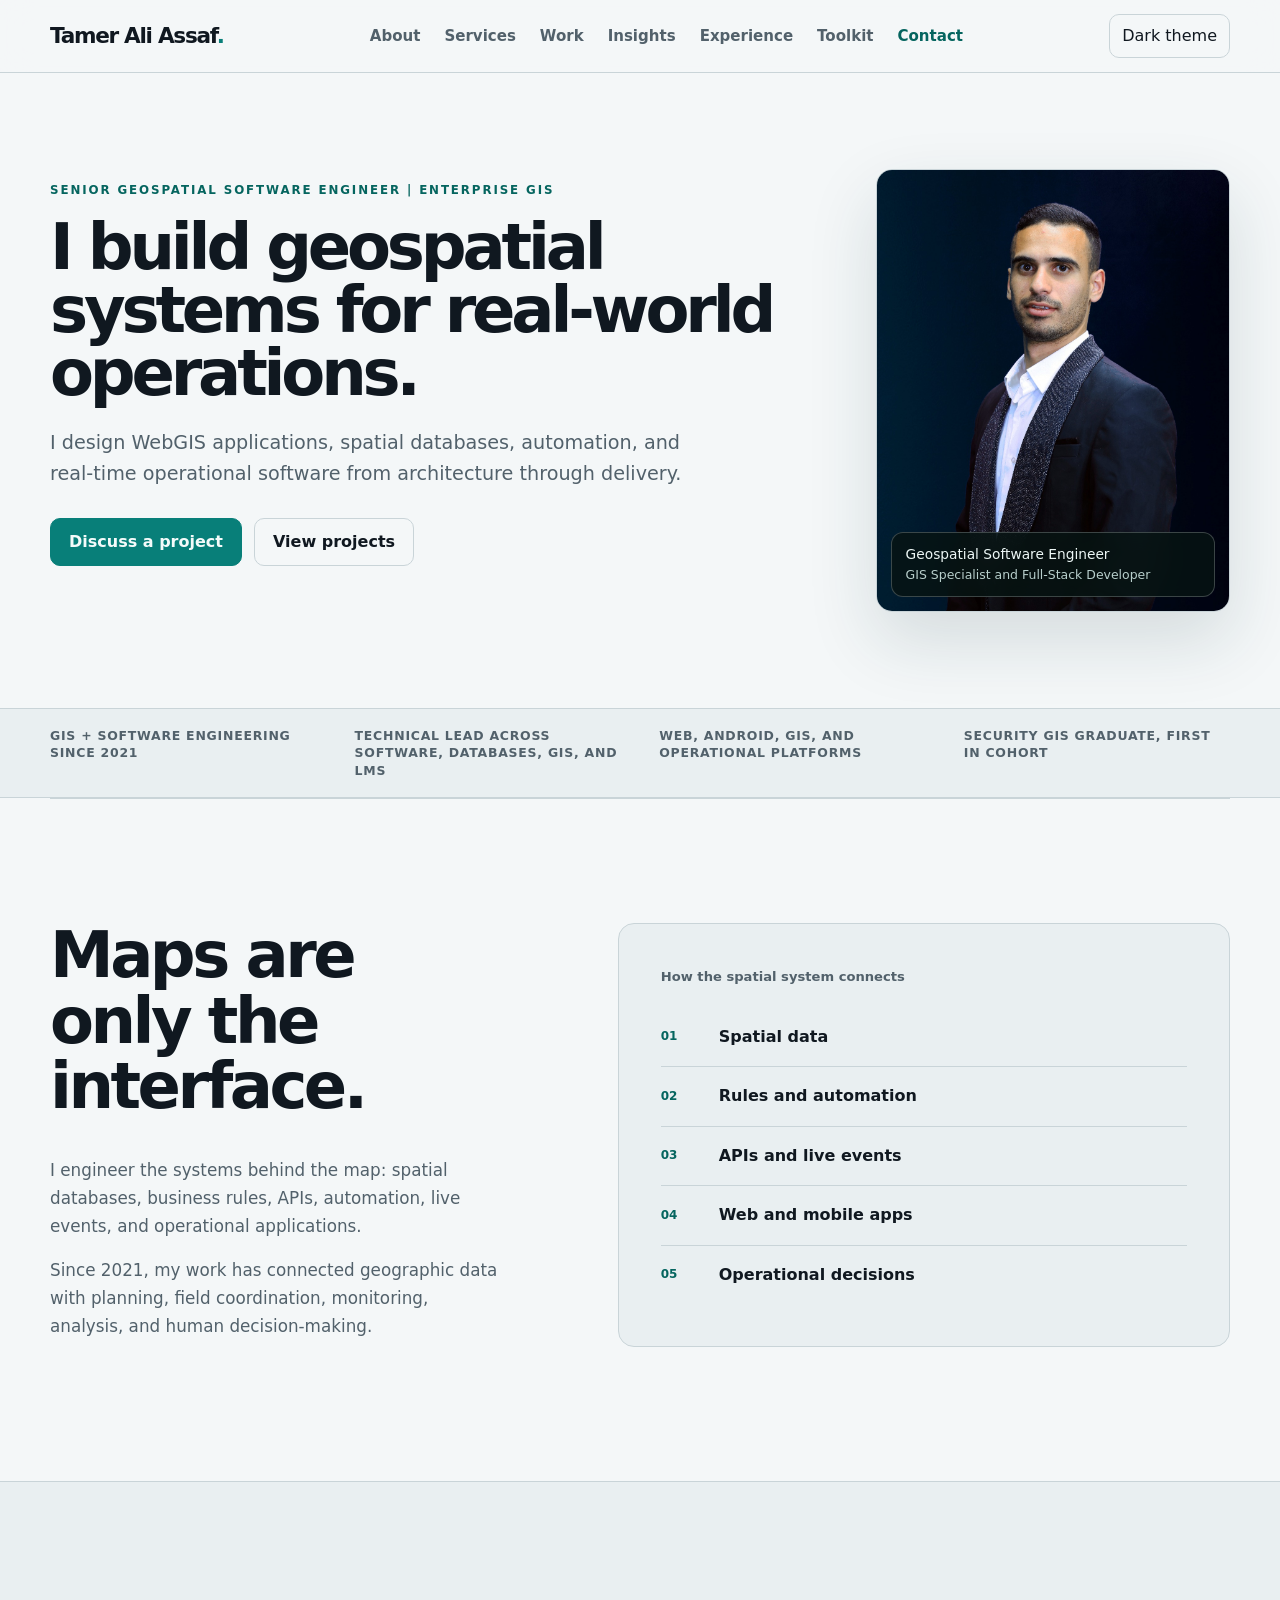
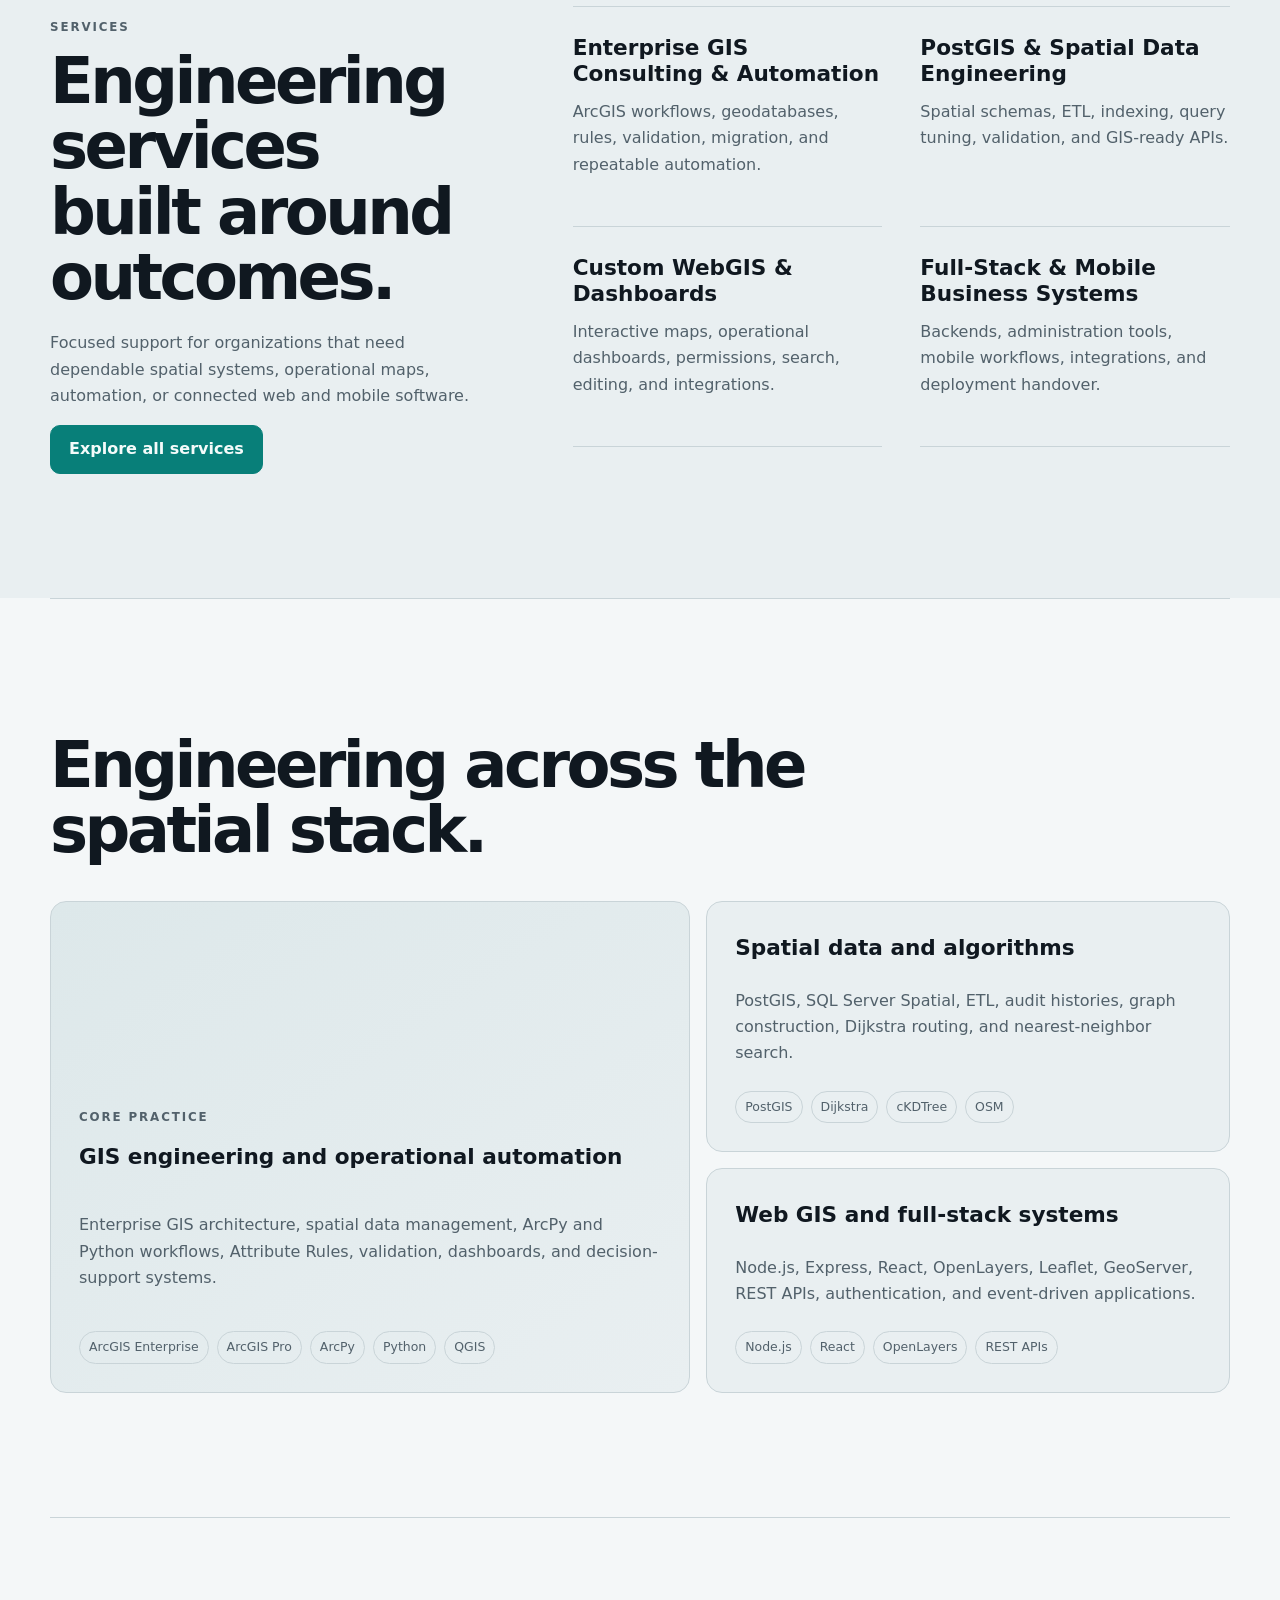
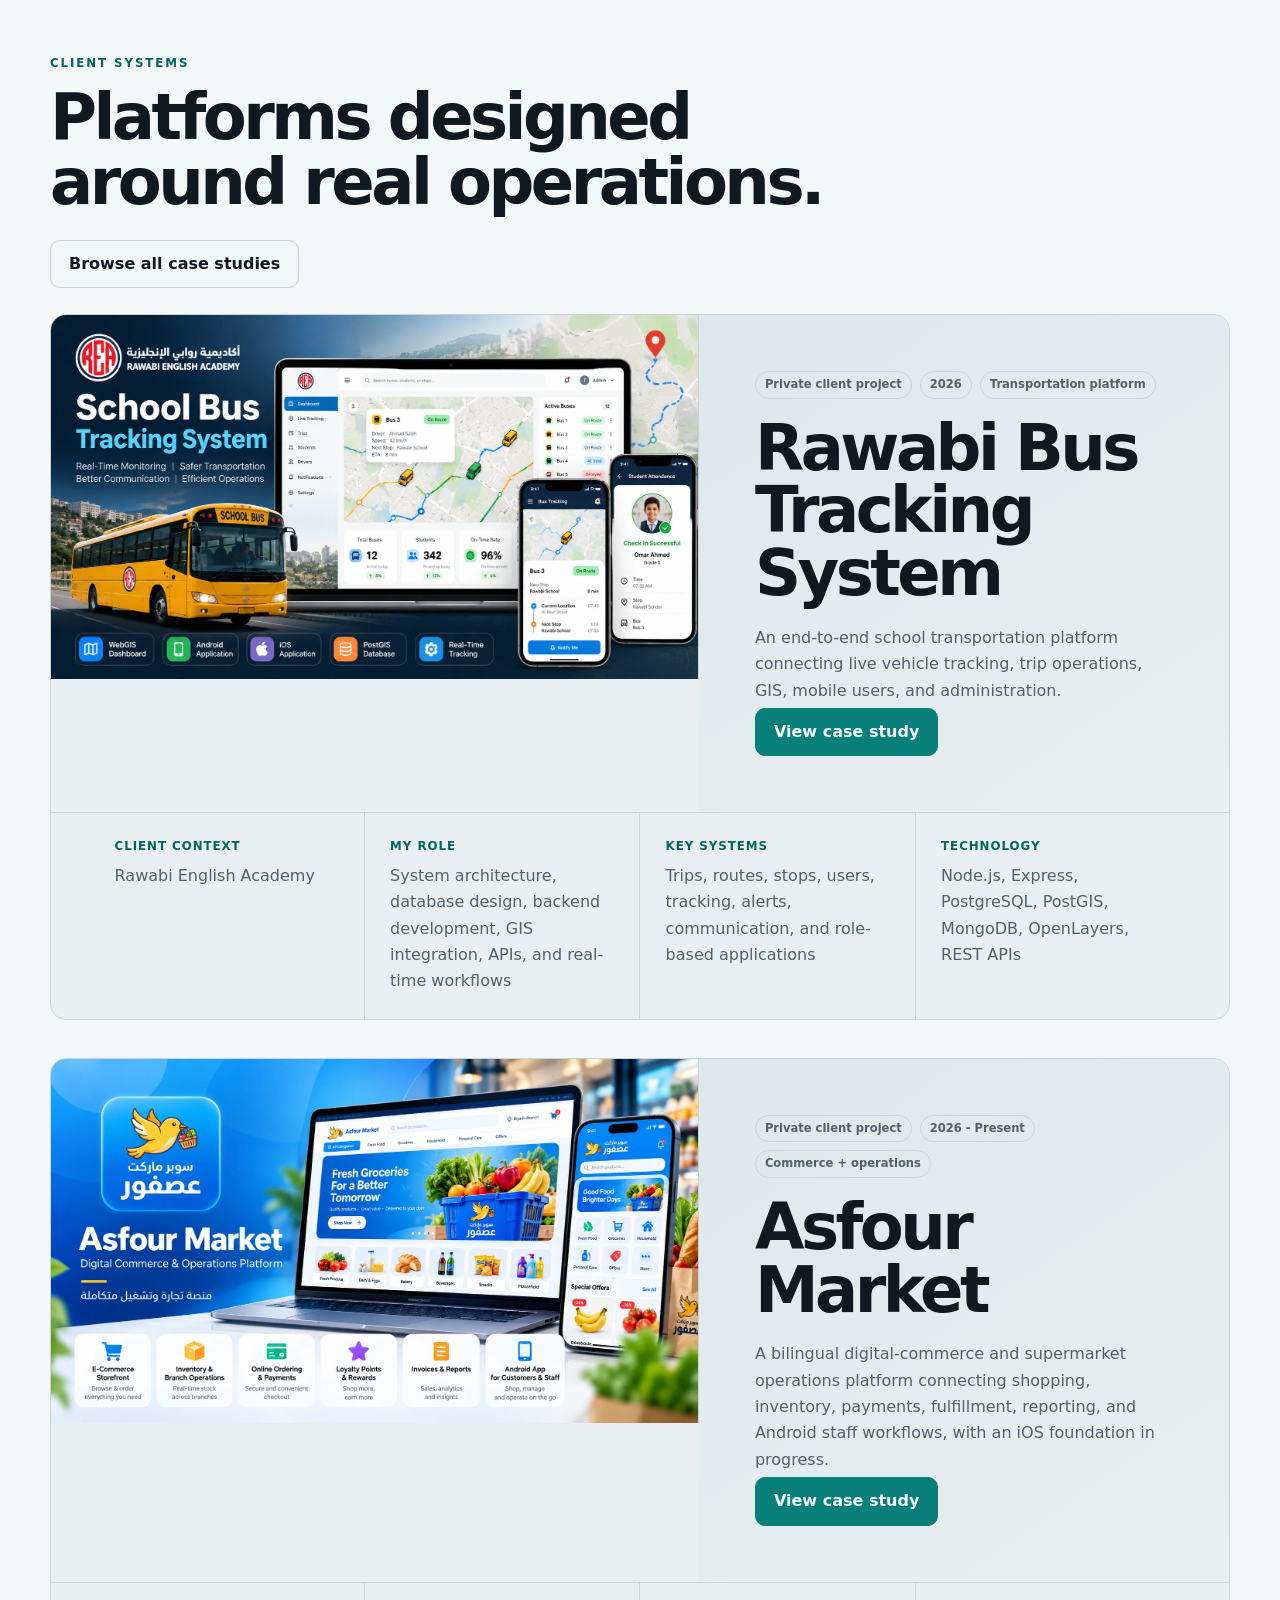
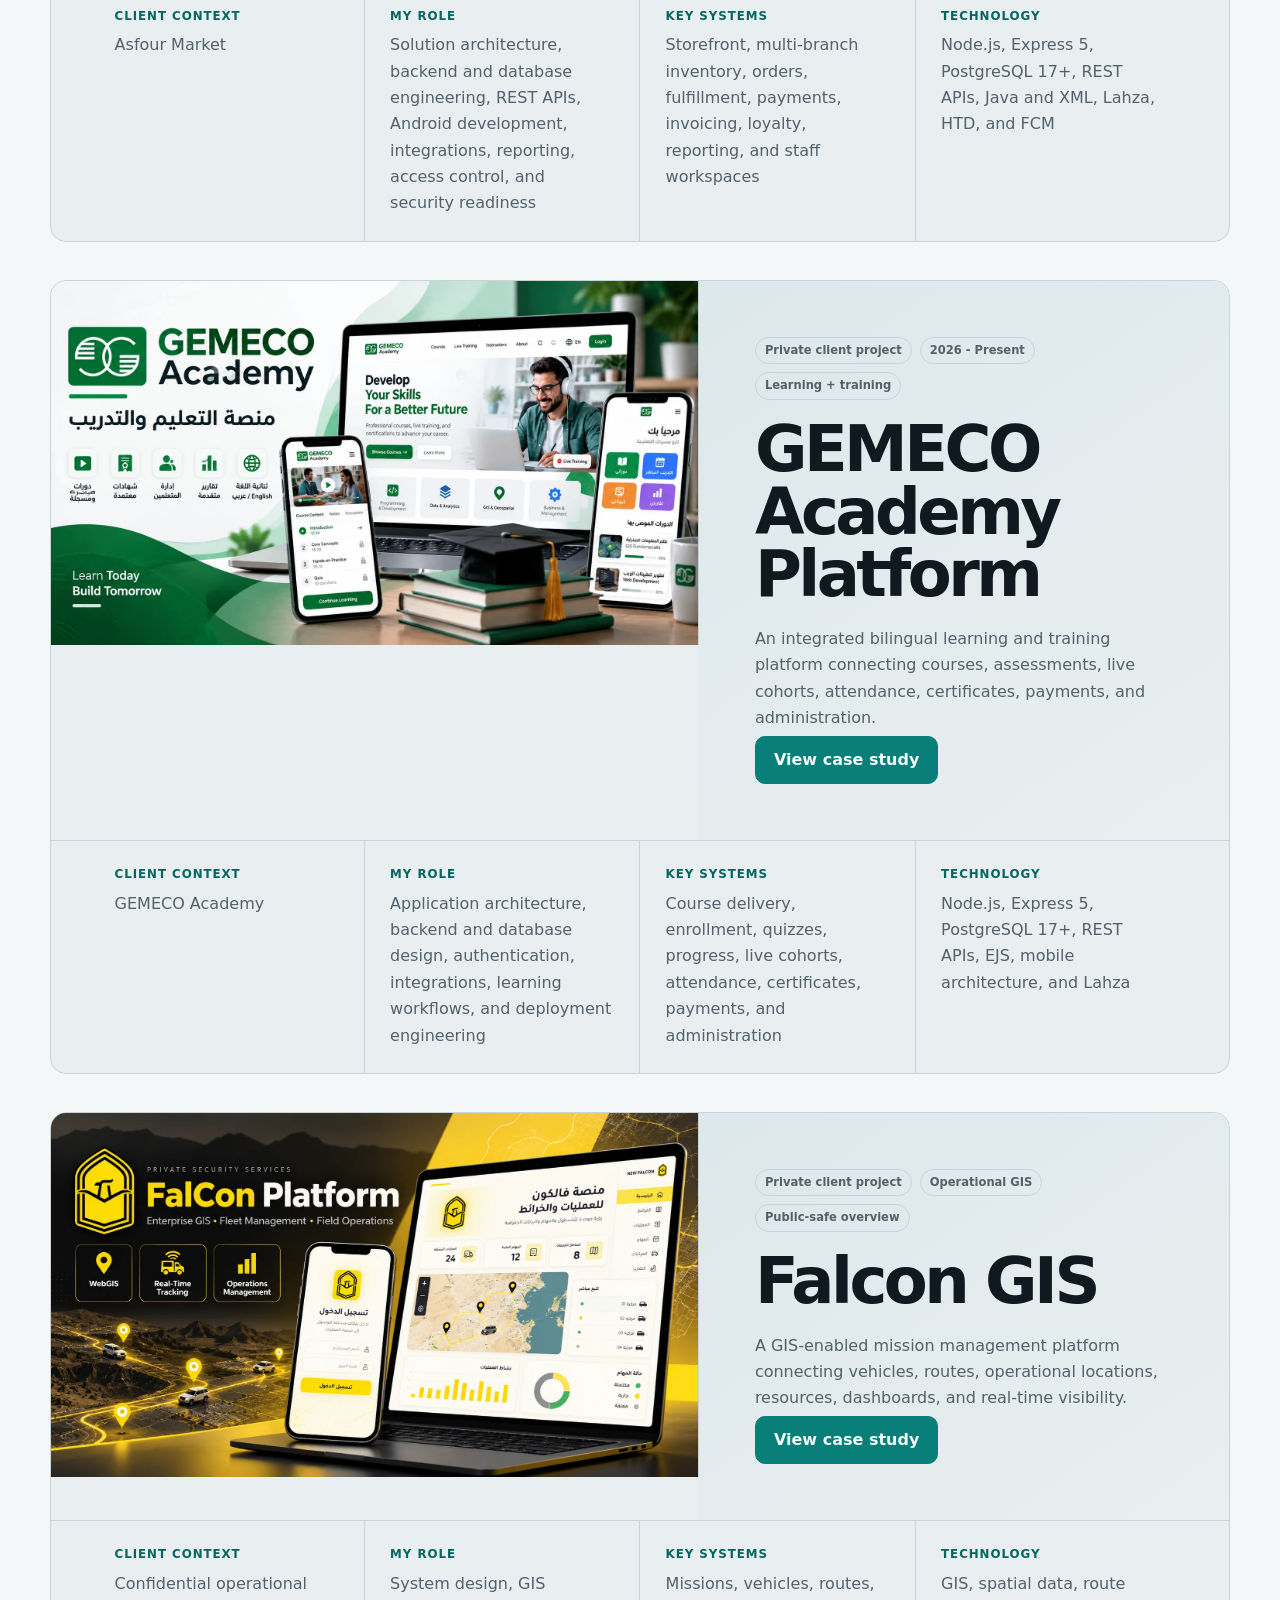
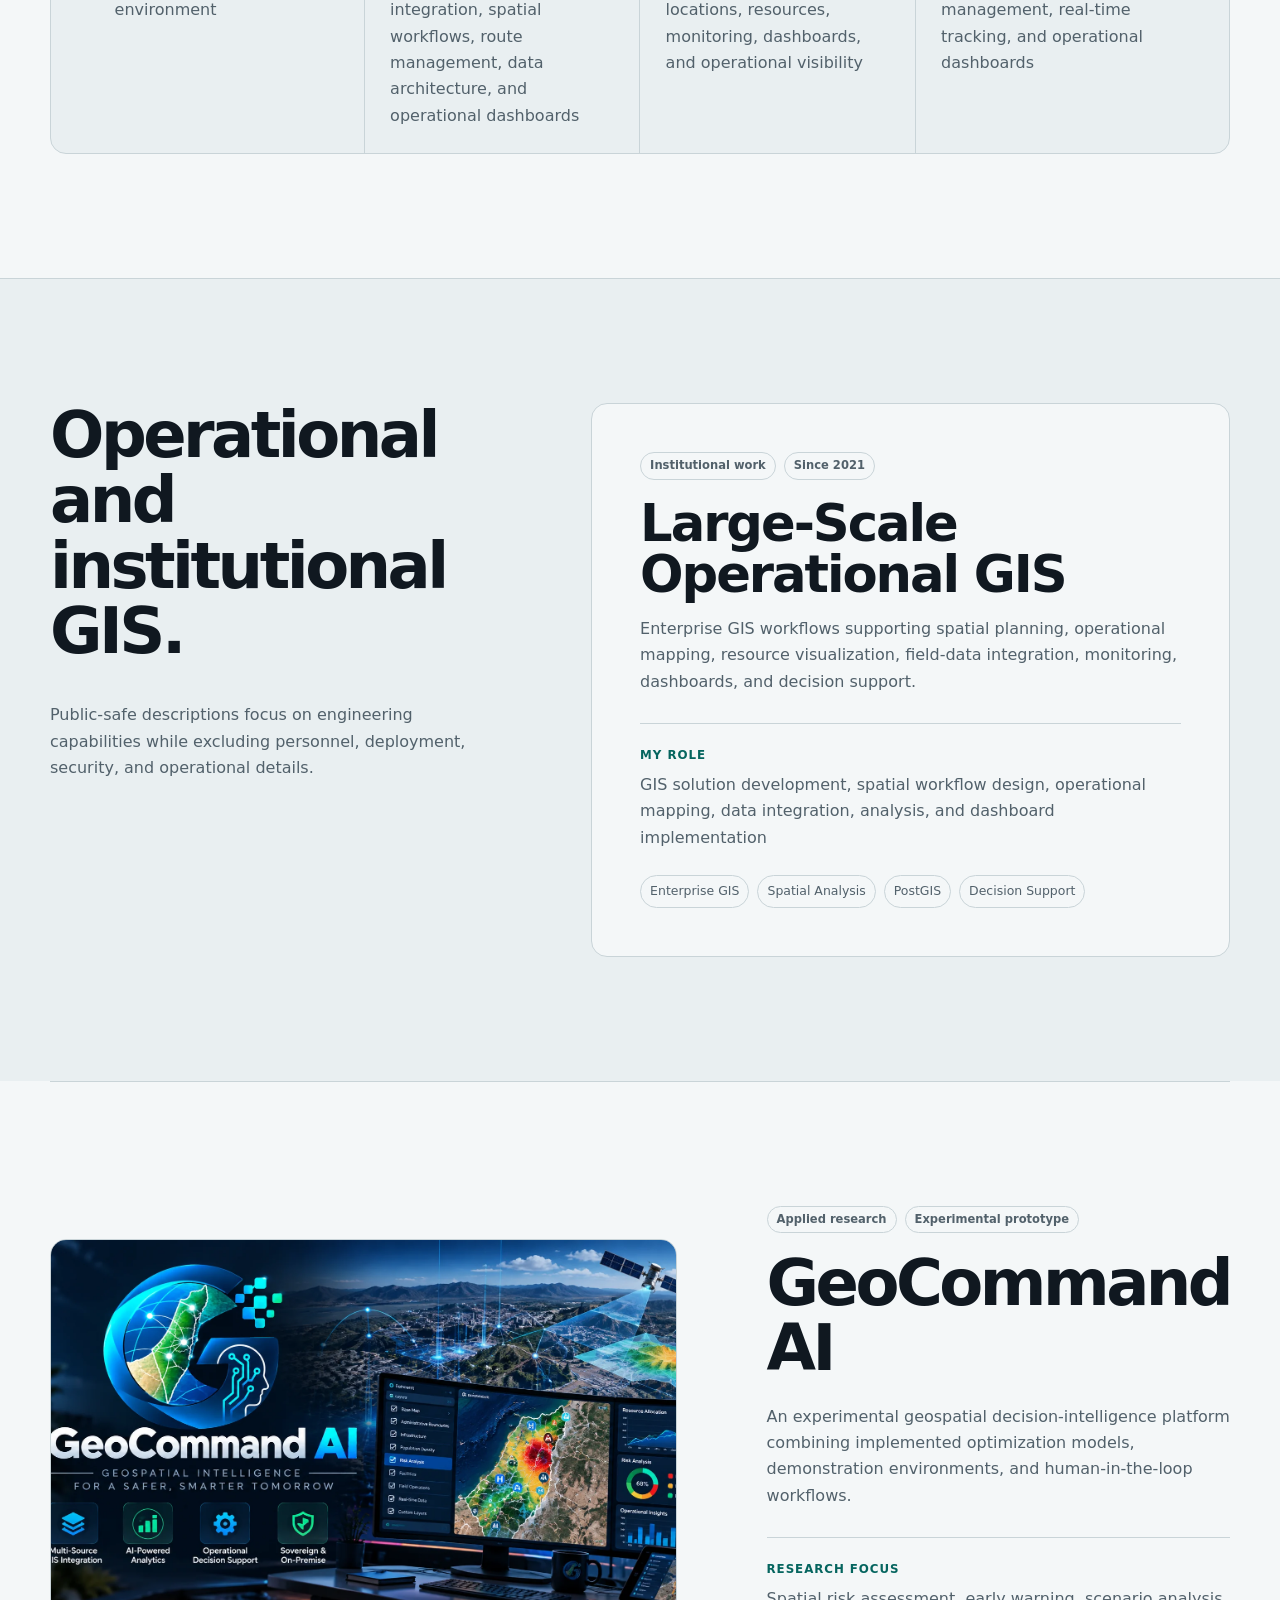
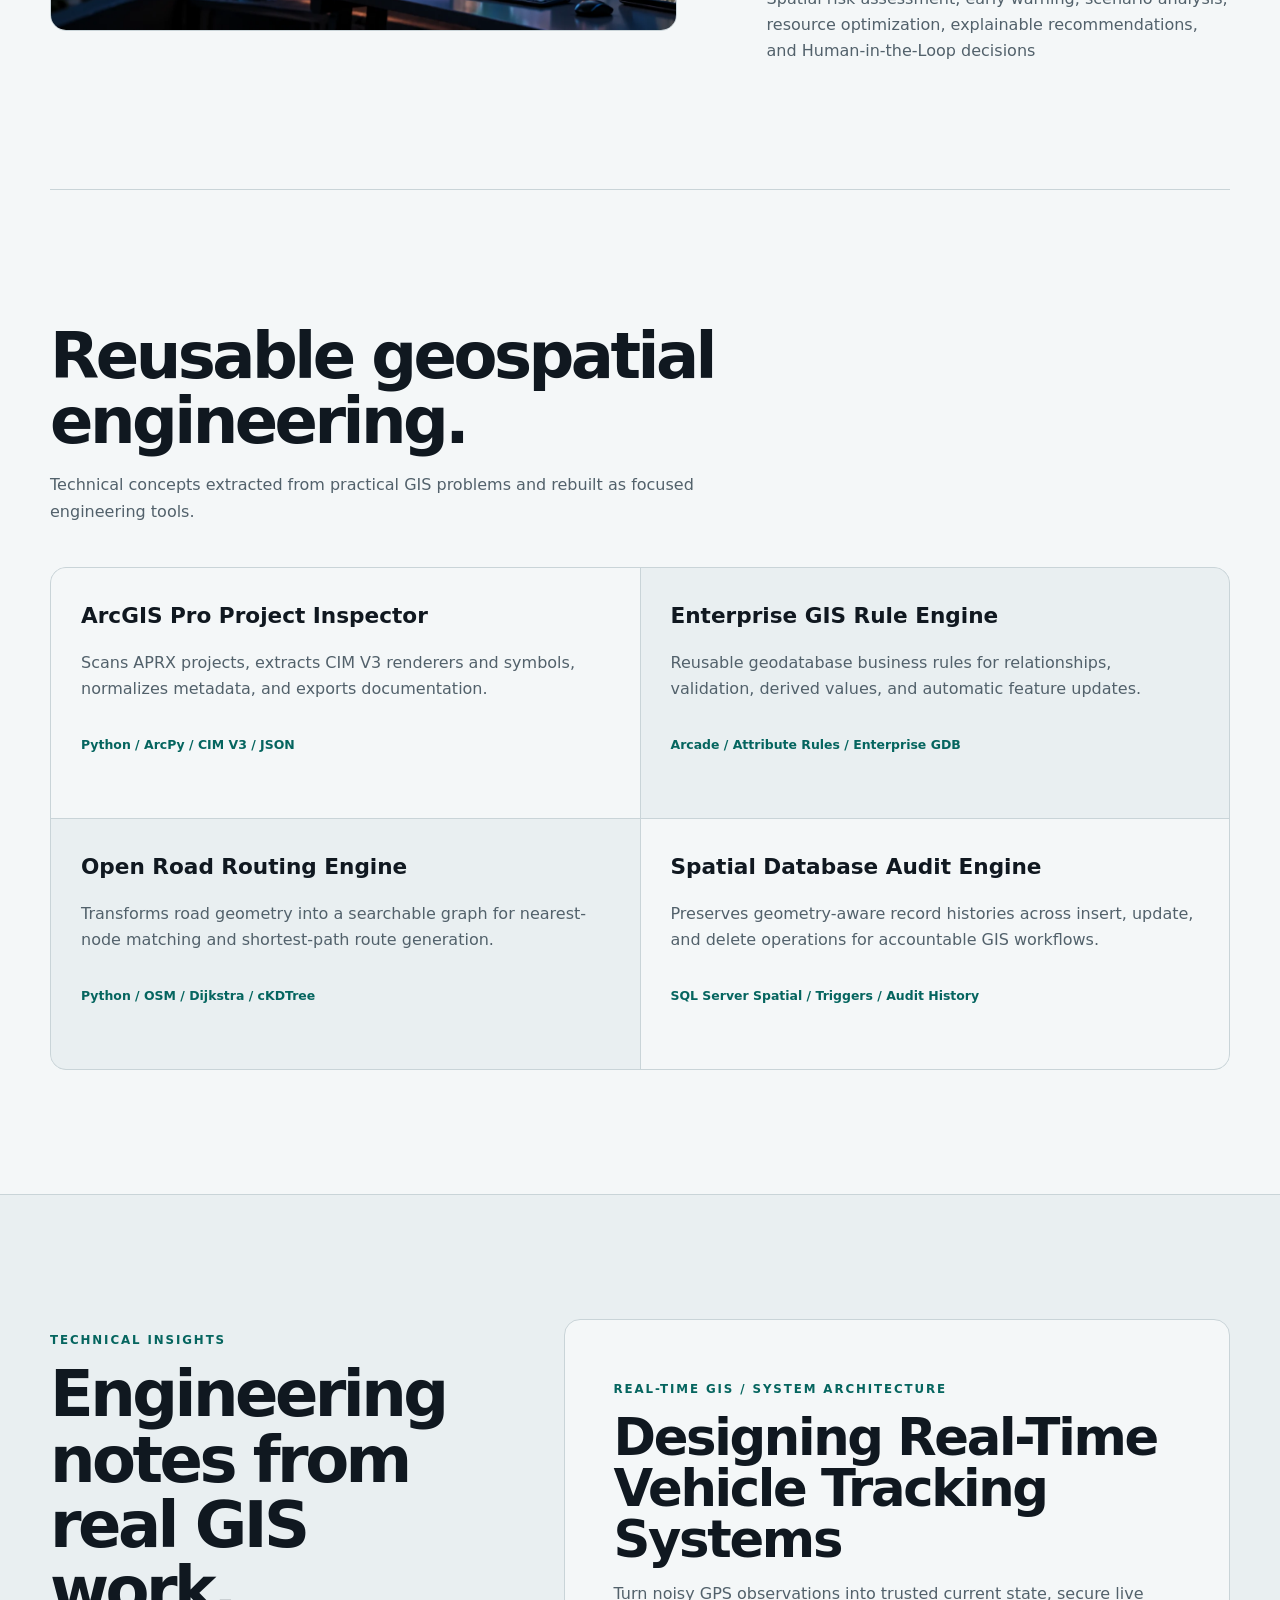
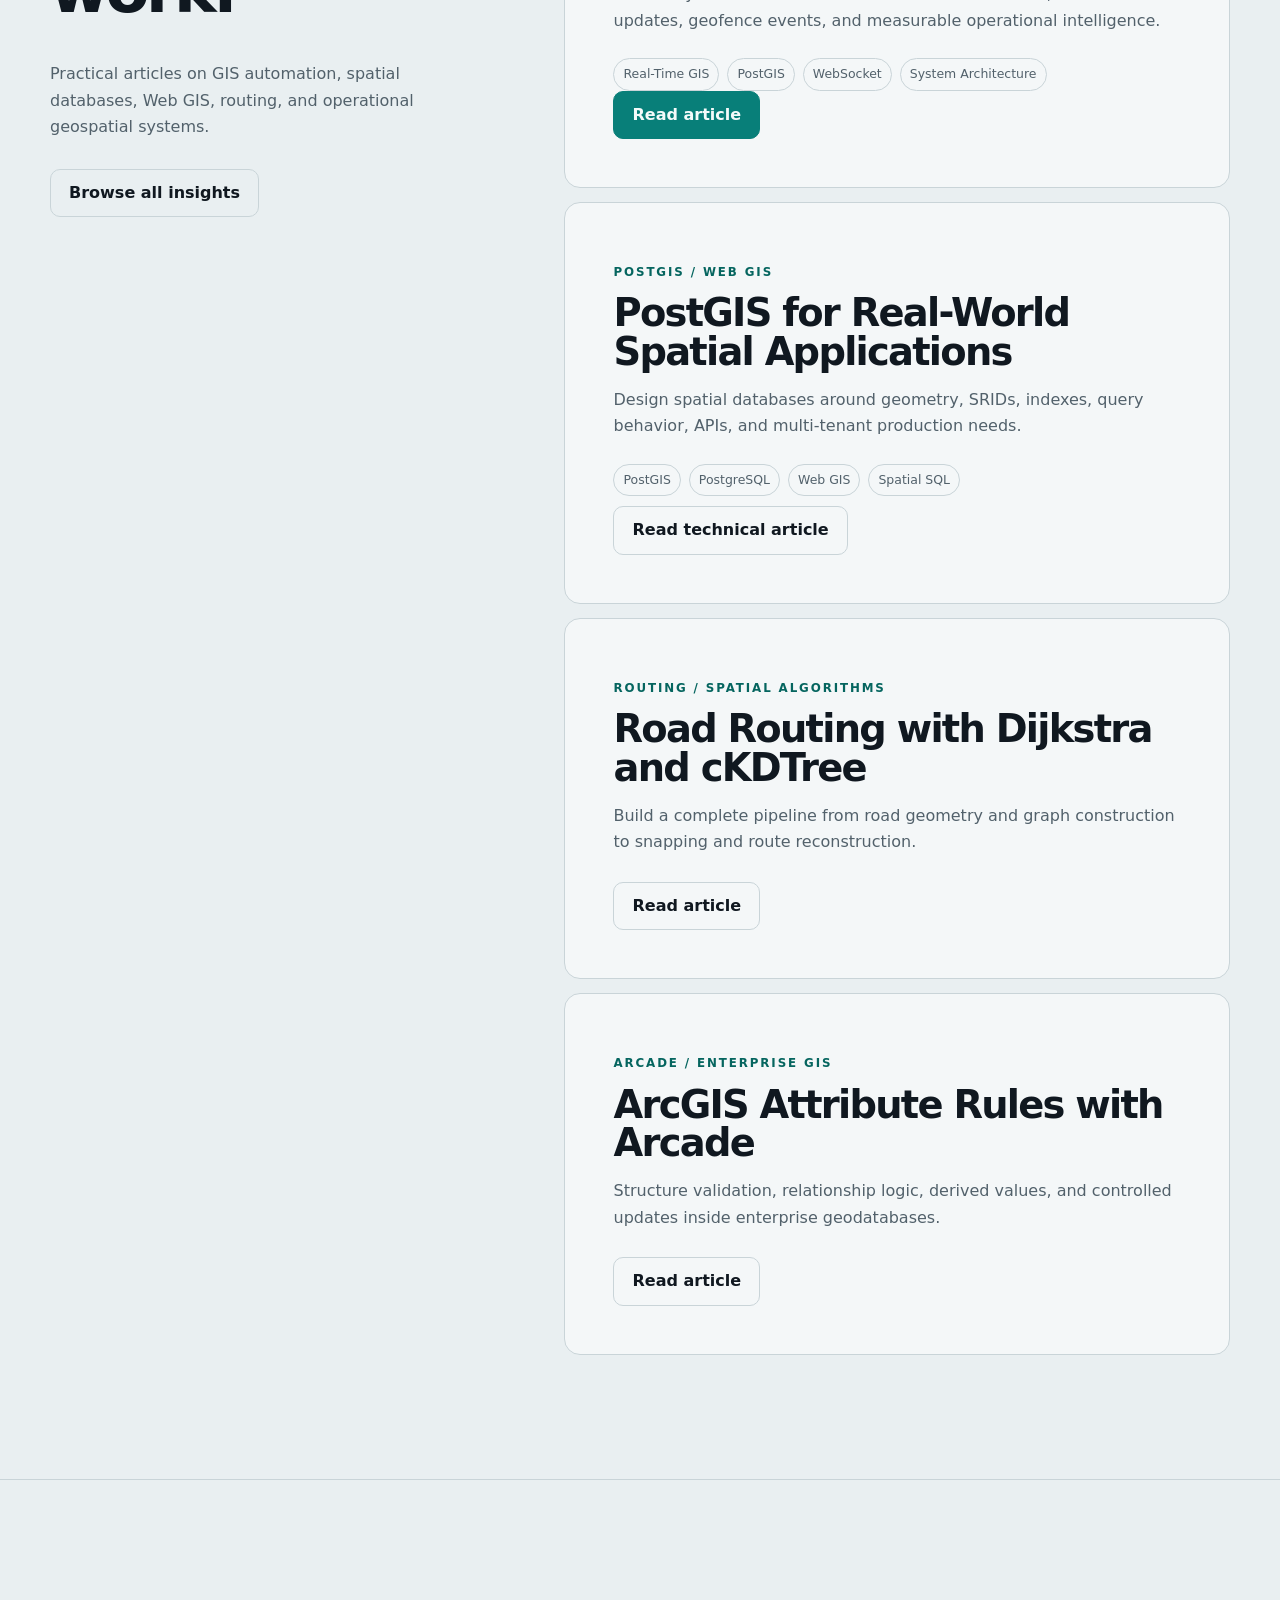
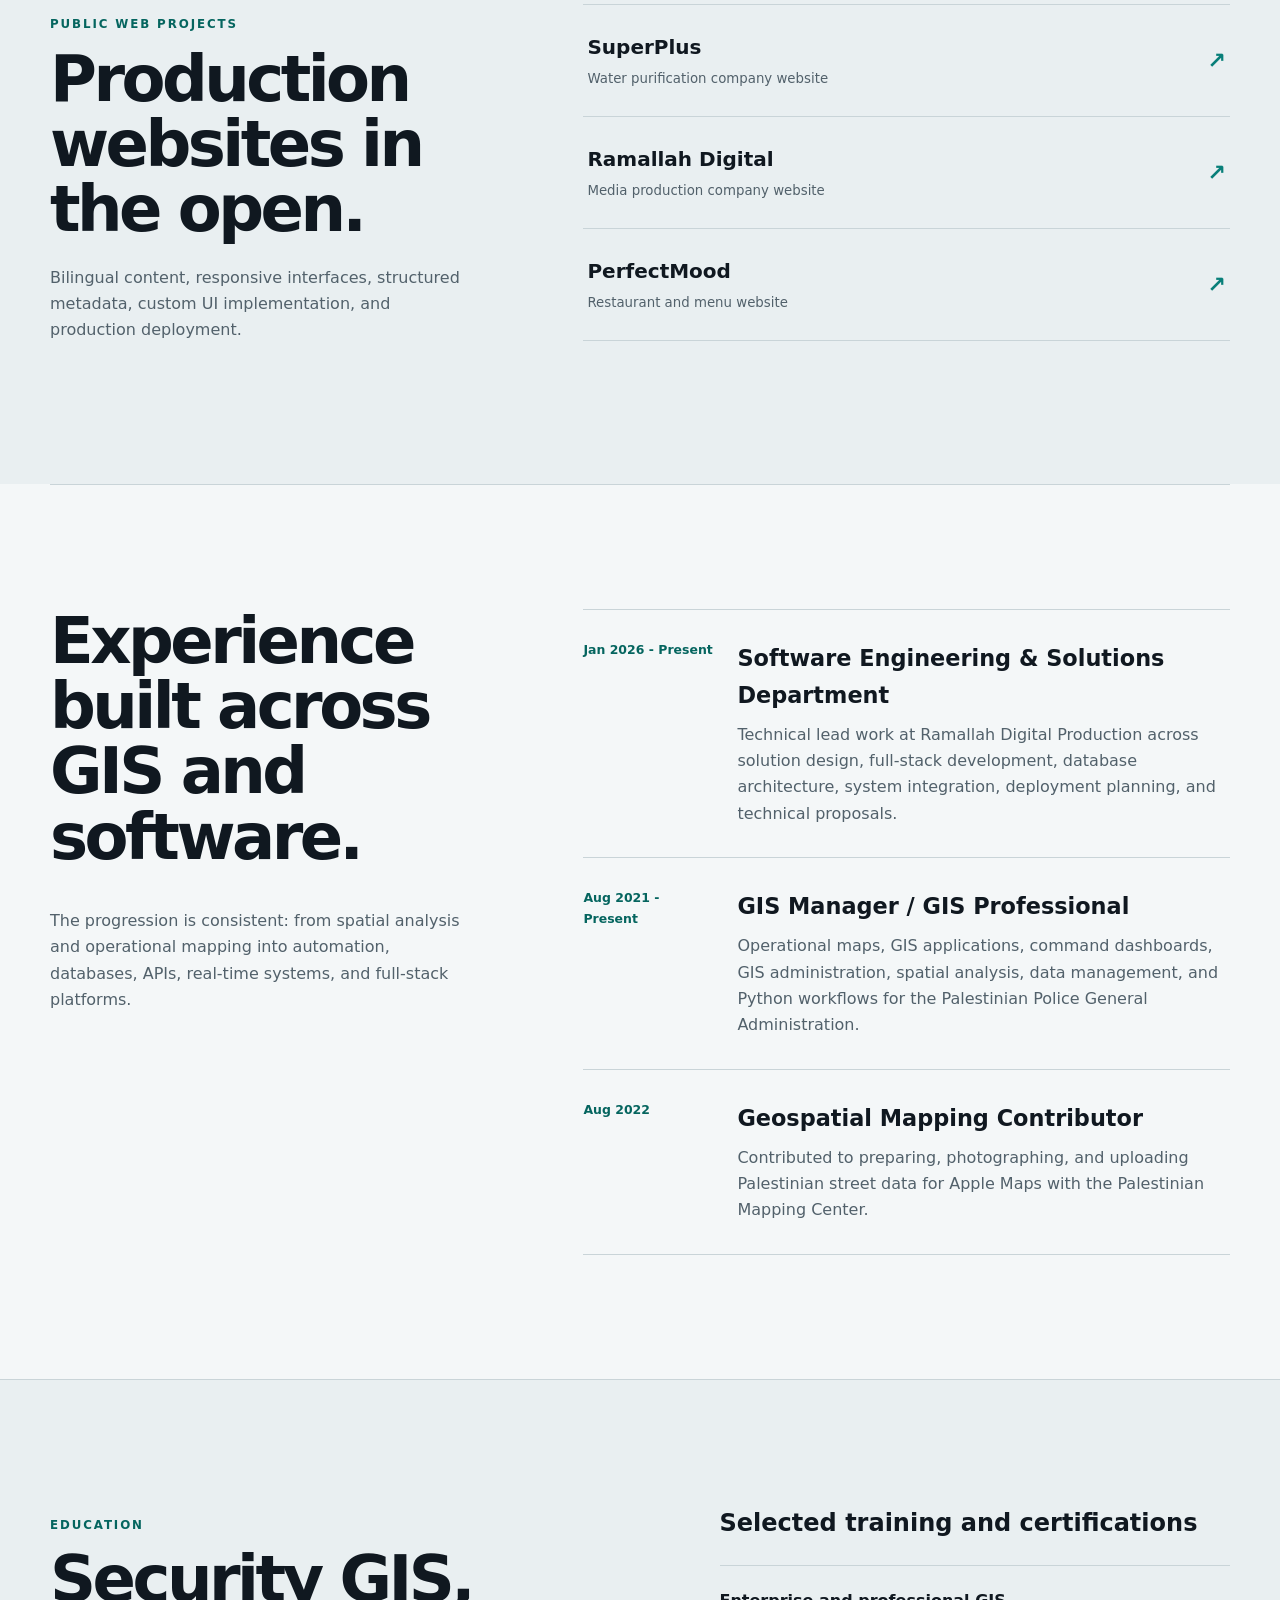
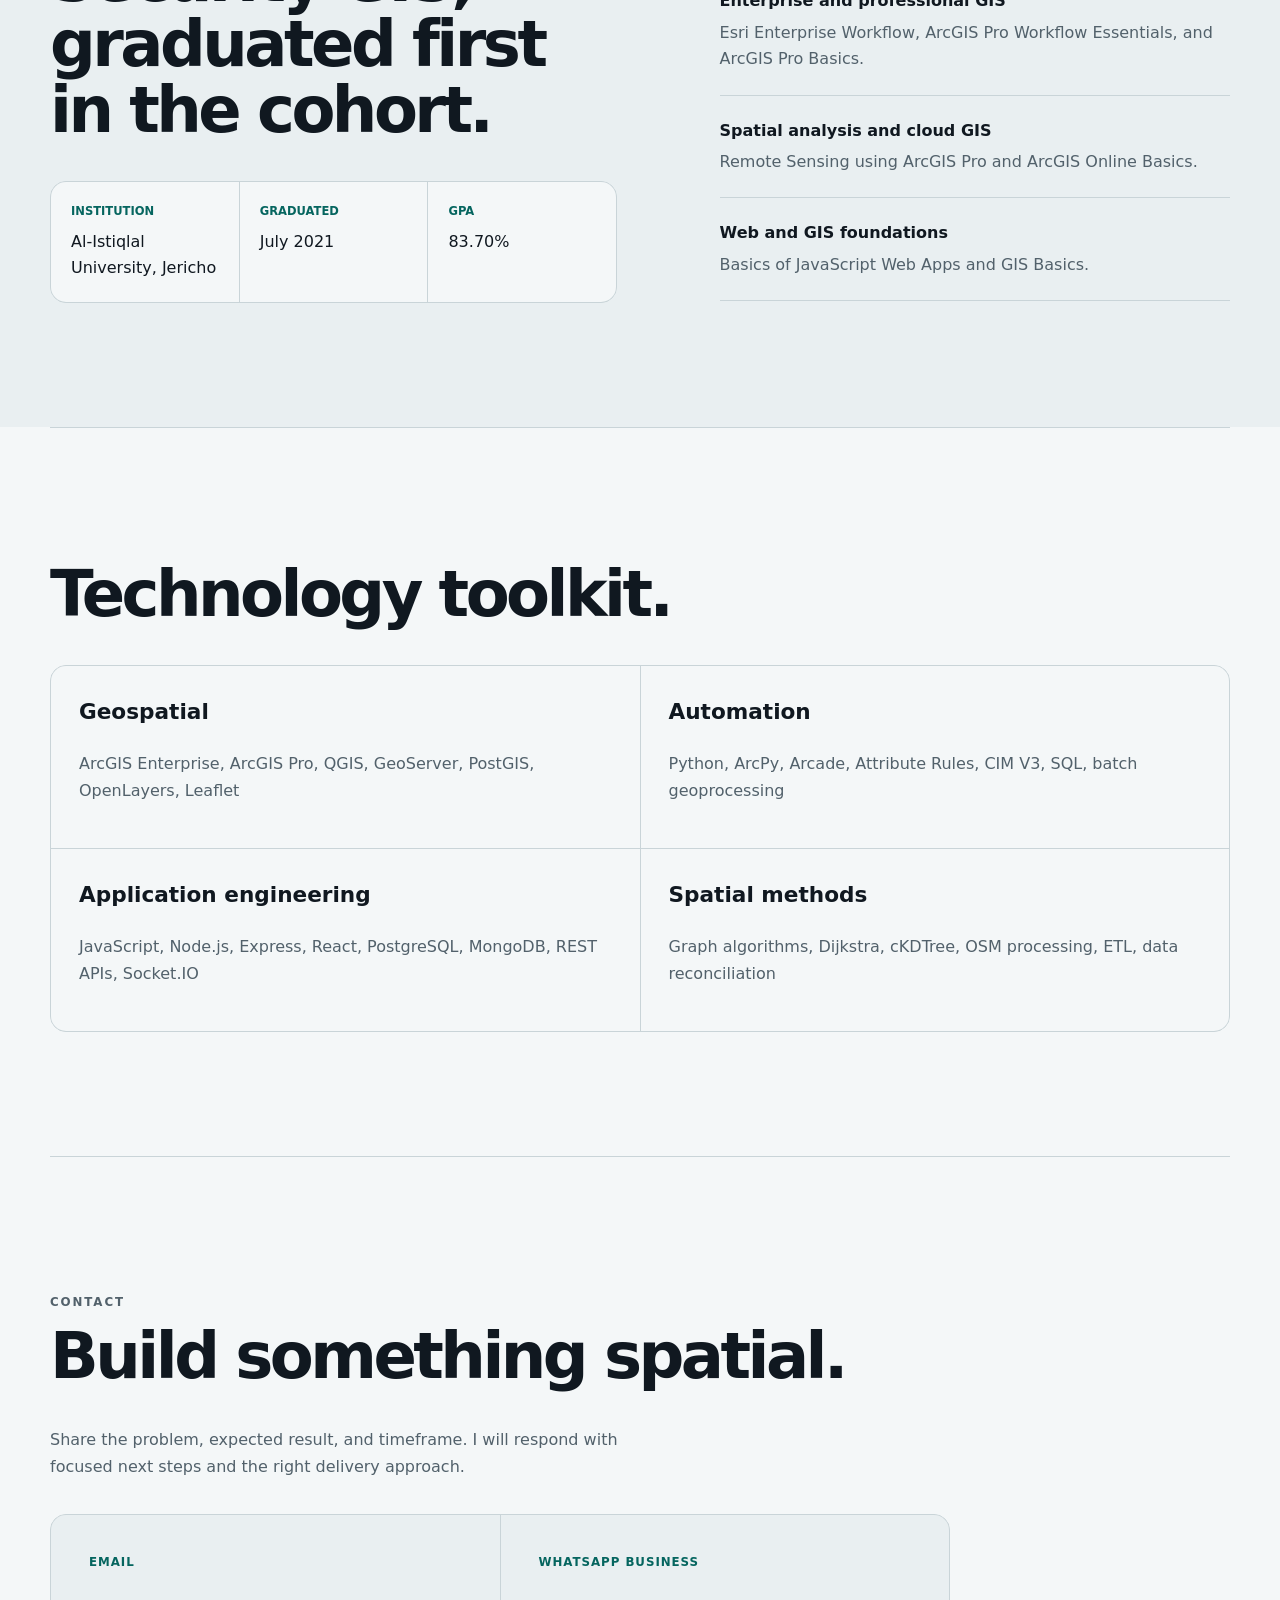
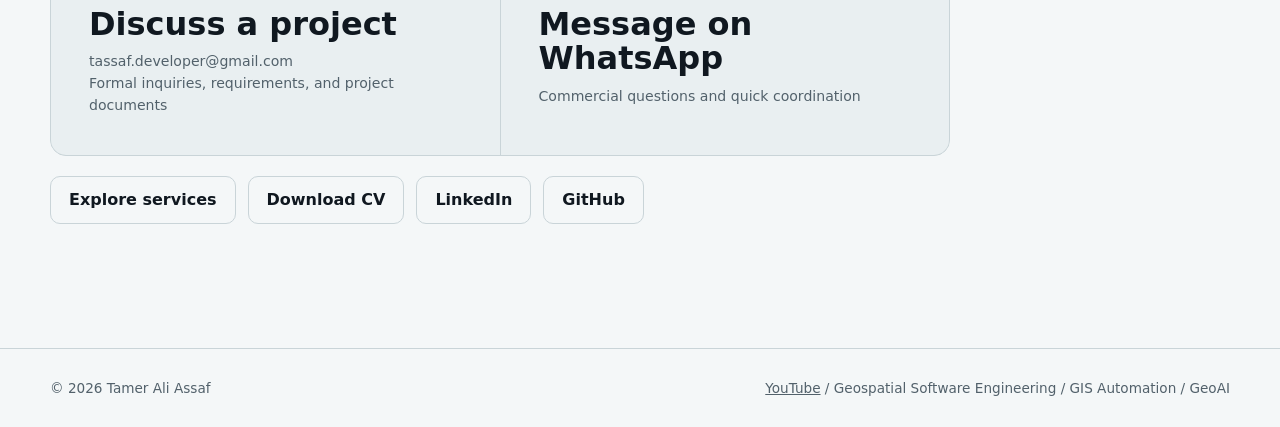
<file: index.html>
<!doctype html>
<html lang="en">
  <head>
    <meta charset="UTF-8" />
    <meta name="viewport" content="width=device-width, initial-scale=1.0" />
    <meta
      name="description"
      content="Designing enterprise GIS platforms, real-time geospatial systems, and spatial intelligence solutions for smarter operations and decision-making."
    />
    <meta name="author" content="Tamer Ali Assaf" />
    <meta name="theme-color" content="#0b1118" />
    <meta property="og:type" content="website" />
    <meta
      property="og:title"
      content="Tamer Ali Assaf | Enterprise GIS &amp; Geospatial Engineering"
    />
    <meta
      property="og:description"
      content="Designing enterprise GIS platforms, real-time geospatial systems, and spatial intelligence solutions for smarter operations and decision-making."
    />
    <meta
      property="og:image"
      content="https://tamer-assaf2.github.io/assets/images/profile.jpeg?v=20261017-2"
    />
    <meta
      property="og:image:secure_url"
      content="https://tamer-assaf2.github.io/assets/images/profile.jpeg?v=20261017-2"
    />
    <meta property="og:image:type" content="image/jpeg" />
    <meta property="og:image:width" content="1131" />
    <meta property="og:image:height" content="1600" />
    <meta
      property="og:image:alt"
      content="Portrait of Tamer Ali Assaf, enterprise GIS and geospatial engineering specialist"
    />
    <meta property="og:url" content="https://tamer-assaf2.github.io/" />
    <meta property="og:site_name" content="Tamer Ali Assaf" />
    <meta property="og:locale" content="en_US" />
    <meta name="twitter:card" content="summary_large_image" />
    <meta
      name="twitter:title"
      content="Tamer Ali Assaf | Enterprise GIS &amp; Geospatial Engineering"
    />
    <meta
      name="twitter:description"
      content="Designing enterprise GIS platforms, real-time geospatial systems, and spatial intelligence solutions for smarter operations and decision-making."
    />
    <meta
      name="twitter:image"
      content="https://tamer-assaf2.github.io/open_graph/Geospatial_Engineer_Portfolio_Banner.png?v=20261017-1"
    />
    <meta
      name="twitter:image:alt"
      content="Tamer Ali Assaf beside a connected world map representing enterprise GIS and geospatial engineering"
    />
    <link rel="canonical" href="https://tamer-assaf2.github.io/" />
    <title>
      Tamer Ali Assaf | Enterprise GIS &amp; Geospatial Engineering
    </title>
    <link rel="icon" href="favicon.svg" type="image/svg+xml" />
    <link rel="manifest" href="site.webmanifest" />
    <link rel="stylesheet" href="assets/style.css?v=20261016-1" />
    <link rel="stylesheet" href="assets/insights.css" />
    <script type="application/ld+json">
      {
        "@context": "https://schema.org",
        "@type": "Person",
        "@id": "https://tamer-assaf2.github.io/#person",
        "name": "Tamer Ali Assaf",
        "url": "https://tamer-assaf2.github.io/",
        "email": "mailto:tassaf.developer@gmail.com",
        "telephone": "+970568467529",
        "contactPoint": {
          "@type": "ContactPoint",
          "contactType": "project inquiries",
          "telephone": "+970568467529",
          "url": "https://wa.me/970568467529",
          "availableLanguage": ["Arabic", "English"]
        },
        "image": "https://tamer-assaf2.github.io/assets/images/profile.jpeg",
        "jobTitle": "Geospatial Software Engineer",
        "address": {
          "@type": "PostalAddress",
          "addressLocality": "Ramallah",
          "addressCountry": "Palestine"
        },
        "sameAs": [
          "https://github.com/tamer-Assaf2",
          "https://www.linkedin.com/in/tamer-ali-assaf-704548153/",
          "https://www.youtube.com/@TamerAssaf-FullStackDev"
        ],
        "knowsAbout": [
          "Geospatial software engineering",
          "Enterprise GIS",
          "Spatial data engineering",
          "GIS automation",
          "Web GIS",
          "Real-time systems",
          "GeoAI"
        ]
      }
    </script>
  </head>
  <body>
    <a class="skip-link" href="#main-content">Skip to content</a>
    <header class="nav-wrap">
      <nav class="nav container">
        <a class="brand" href="#home" aria-label="Tamer Ali Assaf, home"
          >Tamer Ali Assaf<span>.</span></a
        >
        <div class="nav-actions">
          <button
            class="theme-toggle"
            type="button"
            aria-label="Switch color theme"
          >
            Theme
          </button>
          <button
            class="menu-btn"
            type="button"
            aria-expanded="false"
            aria-controls="nav-links"
          >
            Menu
          </button>
        </div>
        <div class="nav-links" id="nav-links">
          <a href="#about">About</a><a href="services/">Services</a
          ><a href="#projects">Work</a
          ><a href="insights/">Insights</a><a href="#experience">Experience</a
          ><a href="#tools">Toolkit</a><a href="#contact">Contact</a>
        </div>
      </nav>
    </header>

    <main id="main-content">
      <section id="home" class="hero container" aria-labelledby="hero-title">
        <div class="hero-copy reveal">
          <p class="eyebrow">
            Senior Geospatial Software Engineer | Enterprise GIS
          </p>
          <h1 id="hero-title">
            I build geospatial systems for real-world operations.
          </h1>
          <p class="lead">
            I design WebGIS applications, spatial databases, automation, and
            real-time operational software from architecture through delivery.
          </p>
          <div class="actions">
            <a
              class="btn primary"
              href="mailto:tassaf.developer@gmail.com?subject=Project%20Inquiry"
              >Discuss a project</a
            ><a class="btn" href="#projects">View projects</a
            >
          </div>
        </div>
        <figure class="portrait-card reveal">
          <img
            src="assets/images/profile.jpeg"
            alt="Portrait of Tamer Ali Assaf"
            width="800"
            height="1000"
            fetchpriority="high"
          />
          <figcaption>
            Geospatial Software Engineer<br /><span
              >GIS Specialist and Full-Stack Developer</span
            >
          </figcaption>
        </figure>
      </section>
      <div class="credential-strip">
        <div class="container quick-stack">
          <span>GIS + software engineering since 2021</span
          ><span>Technical lead across software, databases, GIS, and LMS</span
          ><span>Web, Android, GIS, and operational platforms</span
          ><span>Security GIS graduate, first in cohort</span>
        </div>
      </div>

      <section id="about" class="section container">
        <div class="about-v2">
          <div class="reveal">
            <h2>Maps are only the interface.</h2>
            <p>
              I engineer the systems behind the map: spatial databases, business
              rules, APIs, automation, live events, and operational
              applications.
            </p>
            <p>
              Since 2021, my work has connected geographic data with planning,
              field coordination, monitoring, analysis, and human
              decision-making.
            </p>
          </div>
          <figure
            class="system-model reveal"
            aria-labelledby="system-model-title"
          >
            <figcaption id="system-model-title">
              How the spatial system connects
            </figcaption>
            <ol>
              <li><span>01</span>Spatial data</li>
              <li><span>02</span>Rules and automation</li>
              <li><span>03</span>APIs and live events</li>
              <li><span>04</span>Web and mobile apps</li>
              <li><span>05</span>Operational decisions</li>
            </ol>
          </figure>
        </div>
      </section>

      <section class="section services-preview" aria-labelledby="services-title">
        <div class="container services-preview-layout">
          <div class="services-preview-intro reveal">
            <p class="section-kicker">SERVICES</p>
            <h2 id="services-title">Engineering services built around outcomes.</h2>
            <p>
              Focused support for organizations that need dependable spatial
              systems, operational maps, automation, or connected web and mobile
              software.
            </p>
            <a class="btn primary" href="services/">Explore all services</a>
          </div>
          <div class="service-preview-list">
            <article class="service-preview-item reveal">
              <h3>Enterprise GIS Consulting &amp; Automation</h3>
              <p>ArcGIS workflows, geodatabases, rules, validation, migration, and repeatable automation.</p>
            </article>
            <article class="service-preview-item reveal">
              <h3>PostGIS &amp; Spatial Data Engineering</h3>
              <p>Spatial schemas, ETL, indexing, query tuning, validation, and GIS-ready APIs.</p>
            </article>
            <article class="service-preview-item reveal">
              <h3>Custom WebGIS &amp; Dashboards</h3>
              <p>Interactive maps, operational dashboards, permissions, search, editing, and integrations.</p>
            </article>
            <article class="service-preview-item reveal">
              <h3>Full-Stack &amp; Mobile Business Systems</h3>
              <p>Backends, administration tools, mobile workflows, integrations, and deployment handover.</p>
            </article>
          </div>
        </div>
      </section>

      <section id="expertise" class="section container">
        <h2>Engineering across the spatial stack.</h2>
        <div class="cards three">
          <article class="card featured reveal">
            <p class="section-kicker">CORE PRACTICE</p>
            <h3>GIS engineering and operational automation</h3>
            <p>
              Enterprise GIS architecture, spatial data management, ArcPy and
              Python workflows, Attribute Rules, validation, dashboards, and
              decision-support systems.
            </p>
            <div class="tags">
              <span>ArcGIS Enterprise</span><span>ArcGIS Pro</span
              ><span>ArcPy</span><span>Python</span><span>QGIS</span>
            </div>
          </article>
          <article class="card reveal">
            <h3>Spatial data and algorithms</h3>
            <p>
              PostGIS, SQL Server Spatial, ETL, audit histories, graph
              construction, Dijkstra routing, and nearest-neighbor search.
            </p>
            <div class="tags">
              <span>PostGIS</span><span>Dijkstra</span><span>cKDTree</span
              ><span>OSM</span>
            </div>
          </article>
          <article class="card reveal">
            <h3>Web GIS and full-stack systems</h3>
            <p>
              Node.js, Express, React, OpenLayers, Leaflet, GeoServer, REST
              APIs, authentication, and event-driven applications.
            </p>
            <div class="tags">
              <span>Node.js</span><span>React</span><span>OpenLayers</span
              ><span>REST APIs</span>
            </div>
          </article>
        </div>
      </section>

      <section id="projects" class="section container">
        <p class="section-kicker">CLIENT SYSTEMS</p>
        <h2>Platforms designed around real operations.</h2>
        <div class="section-actions">
          <a class="btn" href="projects/">Browse all case studies</a>
        </div>
        <div class="client-case-list">
          <article class="case-card featured-case reveal">
            <a
              class="case-thumbnail"
              href="projects/rawabi-bus-tracking.html"
              aria-label="View the Rawabi Bus Tracking System case study"
            >
              <picture>
                <source
                  srcset="thumbanel_projects/School_Bus_Tracking_System_Dashboard.webp"
                  type="image/webp"
                />
                <img
                  src="thumbanel_projects/School_Bus_Tracking_System_Dashboard.png"
                  alt="Rawabi school bus tracking platform shown across dashboard and mobile interfaces"
                  width="1672"
                  height="941"
                  loading="lazy"
                  decoding="async"
                />
              </picture>
            </a>
            <div class="case-summary">
              <div class="status-line">
                <span>Private client project</span><span>2026</span
                ><span>Transportation platform</span>
              </div>
              <h3>Rawabi Bus Tracking System</h3>
              <p class="case-value">
                An end-to-end school transportation platform connecting live
                vehicle tracking, trip operations, GIS, mobile users, and
                administration.
              </p>
              <a class="btn primary" href="projects/rawabi-bus-tracking.html"
                >View case study</a
              >
            </div>
            <dl class="case-facts">
              <div>
                <dt>Client context</dt>
                <dd>Rawabi English Academy</dd>
              </div>
              <div>
                <dt>My role</dt>
                <dd>
                  System architecture, database design, backend development, GIS
                  integration, APIs, and real-time workflows
                </dd>
              </div>
              <div>
                <dt>Key systems</dt>
                <dd>
                  Trips, routes, stops, users, tracking, alerts, communication,
                  and role-based applications
                </dd>
              </div>
              <div>
                <dt>Technology</dt>
                <dd>
                  Node.js, Express, PostgreSQL, PostGIS, MongoDB, OpenLayers,
                  REST APIs
                </dd>
              </div>
            </dl>
          </article>

          <article class="case-card featured-case reveal">
            <a
              class="case-thumbnail"
              href="projects/asfour-market.html"
              aria-label="View the Asfour Market case study"
            >
              <picture>
                <source
                  srcset="thumbanel_projects/Asfour_Market_Digital_Commerce_Platform.webp"
                  type="image/webp"
                />
                <img
                  src="thumbanel_projects/Asfour_Market_Digital_Commerce_Platform.png"
                  alt="Asfour Market digital commerce and operations platform on desktop and mobile"
                  width="1672"
                  height="941"
                  loading="lazy"
                  decoding="async"
                />
              </picture>
            </a>
            <div class="case-summary">
              <div class="status-line">
                <span>Private client project</span><span>2026 - Present</span
                ><span>Commerce + operations</span>
              </div>
              <h3>Asfour Market</h3>
              <p class="case-value">
                A bilingual digital-commerce and supermarket operations platform
                connecting shopping, inventory, payments, fulfillment,
                reporting, and Android staff workflows, with an iOS foundation
                in progress.
              </p>
              <a class="btn primary" href="projects/asfour-market.html"
                >View case study</a
              >
            </div>
            <dl class="case-facts">
              <div>
                <dt>Client context</dt>
                <dd>Asfour Market</dd>
              </div>
              <div>
                <dt>My role</dt>
                <dd>
                  Solution architecture, backend and database engineering, REST
                  APIs, Android development, integrations, reporting, access
                  control, and security readiness
                </dd>
              </div>
              <div>
                <dt>Key systems</dt>
                <dd>
                  Storefront, multi-branch inventory, orders, fulfillment,
                  payments, invoicing, loyalty, reporting, and staff workspaces
                </dd>
              </div>
              <div>
                <dt>Technology</dt>
                <dd>
                  Node.js, Express 5, PostgreSQL 17+, REST APIs, Java and XML,
                  Lahza, HTD, and FCM
                </dd>
              </div>
            </dl>
          </article>

          <article class="case-card featured-case reveal">
            <a
              class="case-thumbnail"
              href="projects/gemeco-academy.html"
              aria-label="View the GEMECO Academy case study"
            >
              <picture>
                <source
                  srcset="thumbanel_projects/GEMECO_Academy_Learn_Today_Build_Tomorrow.webp"
                  type="image/webp"
                />
                <img
                  src="thumbanel_projects/GEMECO_Academy_Learn_Today_Build_Tomorrow.png"
                  alt="GEMECO Academy bilingual learning platform on desktop and mobile"
                  width="1672"
                  height="940"
                  loading="lazy"
                  decoding="async"
                />
              </picture>
            </a>
            <div class="case-summary">
              <div class="status-line">
                <span>Private client project</span><span>2026 - Present</span
                ><span>Learning + training</span>
              </div>
              <h3>GEMECO Academy Platform</h3>
              <p class="case-value">
                An integrated bilingual learning and training platform
                connecting courses, assessments, live cohorts, attendance,
                certificates, payments, and administration.
              </p>
              <a class="btn primary" href="projects/gemeco-academy.html"
                >View case study</a
              >
            </div>
            <dl class="case-facts">
              <div>
                <dt>Client context</dt>
                <dd>GEMECO Academy</dd>
              </div>
              <div>
                <dt>My role</dt>
                <dd>
                  Application architecture, backend and database design,
                  authentication, integrations, learning workflows, and
                  deployment engineering
                </dd>
              </div>
              <div>
                <dt>Key systems</dt>
                <dd>
                  Course delivery, enrollment, quizzes, progress, live cohorts,
                  attendance, certificates, payments, and administration
                </dd>
              </div>
              <div>
                <dt>Technology</dt>
                <dd>
                  Node.js, Express 5, PostgreSQL 17+, REST APIs, EJS, mobile
                  architecture, and Lahza
                </dd>
              </div>
            </dl>
          </article>

          <article class="case-card featured-case reveal">
            <a
              class="case-thumbnail"
              href="projects/falcon-gis.html"
              aria-label="View the Falcon GIS case study"
            >
              <picture>
                <source
                  srcset="thumbanel_projects/FalCon_Platform_GIS_Fleet_Dashboard.webp"
                  type="image/webp"
                />
                <img
                  src="thumbanel_projects/FalCon_Platform_GIS_Fleet_Dashboard.png"
                  alt="Falcon GIS fleet and field operations platform shown on laptop and mobile"
                  width="1672"
                  height="941"
                  loading="lazy"
                  decoding="async"
                />
              </picture>
            </a>
            <div class="case-summary">
              <div class="status-line">
                <span>Private client project</span><span>Operational GIS</span
                ><span>Public-safe overview</span>
              </div>
              <h3>Falcon GIS</h3>
              <p class="case-value">
                A GIS-enabled mission management platform connecting vehicles,
                routes, operational locations, resources, dashboards, and
                real-time visibility.
              </p>
              <a class="btn primary" href="projects/falcon-gis.html"
                >View case study</a
              >
            </div>
            <dl class="case-facts">
              <div>
                <dt>Client context</dt>
                <dd>Confidential operational environment</dd>
              </div>
              <div>
                <dt>My role</dt>
                <dd>
                  System design, GIS integration, spatial workflows, route
                  management, data architecture, and operational dashboards
                </dd>
              </div>
              <div>
                <dt>Key systems</dt>
                <dd>
                  Missions, vehicles, routes, locations, resources, monitoring,
                  dashboards, and operational visibility
                </dd>
              </div>
              <div>
                <dt>Technology</dt>
                <dd>
                  GIS, spatial data, route management, real-time tracking, and
                  operational dashboards
                </dd>
              </div>
            </dl>
          </article>
        </div>
      </section>

      <section class="section operational-work">
        <div class="container operational-layout">
          <div class="reveal">
            <h2>Operational and institutional GIS.</h2>
            <p>
              Public-safe descriptions focus on engineering capabilities while
              excluding personnel, deployment, security, and operational
              details.
            </p>
          </div>
          <article class="operational-case reveal">
            <div class="status-line">
              <span>Institutional work</span><span>Since 2021</span>
            </div>
            <h3>Large-Scale Operational GIS</h3>
            <p>
              Enterprise GIS workflows supporting spatial planning, operational
              mapping, resource visualization, field-data integration,
              monitoring, dashboards, and decision support.
            </p>
            <dl>
              <dt>My role</dt>
              <dd>
                GIS solution development, spatial workflow design, operational
                mapping, data integration, analysis, and dashboard
                implementation
              </dd>
            </dl>
            <div class="tags">
              <span>Enterprise GIS</span><span>Spatial Analysis</span
              ><span>PostGIS</span><span>Decision Support</span>
            </div>
          </article>
        </div>
      </section>

      <section class="section container research-section">
        <div class="research-visual reveal">
          <picture>
            <source
              srcset="thumbanel_projects/GeoCommand_AI_Intelligence_Command_Center.webp"
              type="image/webp"
            />
            <img
              src="thumbanel_projects/GeoCommand_AI_Intelligence_Command_Center.png"
              alt="GeoCommand AI geospatial intelligence concept with decision-support maps and analysis"
              width="1672"
              height="941"
              loading="lazy"
              decoding="async"
            />
          </picture>
        </div>
        <div class="research-copy reveal">
          <div class="status-line">
            <span>Applied research</span><span>Experimental prototype</span>
          </div>
          <h2>GeoCommand AI</h2>
          <p>
            An experimental geospatial decision-intelligence platform combining
            implemented optimization models, demonstration environments, and
            human-in-the-loop workflows.
          </p>
          <dl>
            <dt>Research focus</dt>
            <dd>
              Spatial risk assessment, early warning, scenario analysis,
              resource optimization, explainable recommendations, and
              Human-in-the-Loop decisions
            </dd>
          </dl>
        </div>
      </section>

      <section class="section container engineering">
        <h2>Reusable geospatial engineering.</h2>
        <p class="section-intro">
          Technical concepts extracted from practical GIS problems and rebuilt
          as focused engineering tools.
        </p>
        <div class="engineering-grid">
          <article class="engineering-item reveal">
            <h3>ArcGIS Pro Project Inspector</h3>
            <p>
              Scans APRX projects, extracts CIM V3 renderers and symbols,
              normalizes metadata, and exports documentation.
            </p>
            <span>Python / ArcPy / CIM V3 / JSON</span>
          </article>
          <article class="engineering-item reveal">
            <h3>Enterprise GIS Rule Engine</h3>
            <p>
              Reusable geodatabase business rules for relationships, validation,
              derived values, and automatic feature updates.
            </p>
            <span>Arcade / Attribute Rules / Enterprise GDB</span>
          </article>
          <article class="engineering-item reveal">
            <h3>Open Road Routing Engine</h3>
            <p>
              Transforms road geometry into a searchable graph for nearest-node
              matching and shortest-path route generation.
            </p>
            <span>Python / OSM / Dijkstra / cKDTree</span>
          </article>
          <article class="engineering-item reveal">
            <h3>Spatial Database Audit Engine</h3>
            <p>
              Preserves geometry-aware record histories across insert, update,
              and delete operations for accountable GIS workflows.
            </p>
            <span>SQL Server Spatial / Triggers / Audit History</span>
          </article>
        </div>
      </section>

      <section class="section insights-home">
        <div class="container insights-home-layout">
          <div class="insights-home-intro reveal">
            <p class="section-kicker">TECHNICAL INSIGHTS</p>
            <h2>Engineering notes from real GIS work.</h2>
            <p>
              Practical articles on GIS automation, spatial databases, Web GIS,
              routing, and operational geospatial systems.
            </p>
            <div class="actions">
              <a class="btn" href="insights/">Browse all insights</a>
            </div>
          </div>
          <div class="insights-home-list">
            <article class="insights-home-entry reveal">
              <p class="section-kicker">REAL-TIME GIS / SYSTEM ARCHITECTURE</p>
              <h3>Designing Real-Time Vehicle Tracking Systems</h3>
              <p>
                Turn noisy GPS observations into trusted current state, secure
                live updates, geofence events, and measurable operational
                intelligence.
              </p>
              <div class="tags">
                <span>Real-Time GIS</span><span>PostGIS</span
                ><span>WebSocket</span><span>System Architecture</span>
              </div>
              <a
                class="btn primary"
                href="insights/designing-real-time-vehicle-tracking-systems-with-gis.html"
                >Read article</a
              >
            </article>
            <article class="insights-home-entry compact reveal">
              <p class="section-kicker">POSTGIS / WEB GIS</p>
              <h3>PostGIS for Real-World Spatial Applications</h3>
              <p>
                Design spatial databases around geometry, SRIDs, indexes, query
                behavior, APIs, and multi-tenant production needs.
              </p>
              <div class="tags">
                <span>PostGIS</span><span>PostgreSQL</span><span>Web GIS</span
                ><span>Spatial SQL</span>
              </div>
              <a
                class="btn"
                href="insights/postgis-web-gis-spatial-applications.html"
                >Read technical article</a
              >
            </article>
            <article class="insights-home-entry compact reveal">
              <p class="section-kicker">ROUTING / SPATIAL ALGORITHMS</p>
              <h3>Road Routing with Dijkstra and cKDTree</h3>
              <p>
                Build a complete pipeline from road geometry and graph
                construction to snapping and route reconstruction.
              </p>
              <a class="btn" href="insights/road-routing-dijkstra-ckdtree.html"
                >Read article</a
              >
            </article>
            <article class="insights-home-entry compact reveal">
              <p class="section-kicker">ARCADE / ENTERPRISE GIS</p>
              <h3>ArcGIS Attribute Rules with Arcade</h3>
              <p>
                Structure validation, relationship logic, derived values, and
                controlled updates inside enterprise geodatabases.
              </p>
              <a class="btn" href="insights/arcgis-attribute-rules-arcade.html"
                >Read article</a
              >
            </article>
          </div>
        </div>
      </section>

      <section class="section public-work">
        <div class="container public-layout">
          <div class="public-intro reveal">
            <p class="section-kicker">PUBLIC WEB PROJECTS</p>
            <h2>Production websites in the open.</h2>
            <p>
              Bilingual content, responsive interfaces, structured metadata,
              custom UI implementation, and production deployment.
            </p>
          </div>
          <div class="public-links">
            <a
              class="public-link reveal"
              href="https://superplus.ps"
              target="_blank"
              rel="noopener noreferrer"
              ><span
                ><strong>SuperPlus</strong
                ><small>Water purification company website</small></span
              ><b aria-hidden="true">↗</b></a
            >
            <a
              class="public-link reveal"
              href="https://ramallahdigital.ps"
              target="_blank"
              rel="noopener noreferrer"
              ><span
                ><strong>Ramallah Digital</strong
                ><small>Media production company website</small></span
              ><b aria-hidden="true">↗</b></a
            >
            <a
              class="public-link reveal"
              href="https://perfectmood.ps"
              target="_blank"
              rel="noopener noreferrer"
              ><span
                ><strong>PerfectMood</strong
                ><small>Restaurant and menu website</small></span
              ><b aria-hidden="true">↗</b></a
            >
          </div>
        </div>
      </section>

      <section id="experience" class="section container experience-section">
        <div class="experience-intro reveal">
          <h2>Experience built across GIS and software.</h2>
          <p>
            The progression is consistent: from spatial analysis and operational
            mapping into automation, databases, APIs, real-time systems, and
            full-stack platforms.
          </p>
        </div>
        <div class="timeline">
          <article class="timeline-item reveal">
            <time datetime="2026-01">Jan 2026 - Present</time>
            <div>
              <h3>Software Engineering &amp; Solutions Department</h3>
              <p>
                Technical lead work at Ramallah Digital Production across
                solution design, full-stack development, database architecture,
                system integration, deployment planning, and technical
                proposals.
              </p>
            </div>
          </article>
          <article class="timeline-item reveal">
            <time datetime="2021-08">Aug 2021 - Present</time>
            <div>
              <h3>GIS Manager / GIS Professional</h3>
              <p>
                Operational maps, GIS applications, command dashboards, GIS
                administration, spatial analysis, data management, and Python
                workflows for the Palestinian Police General Administration.
              </p>
            </div>
          </article>
          <article class="timeline-item reveal">
            <time datetime="2022-08">Aug 2022</time>
            <div>
              <h3>Geospatial Mapping Contributor</h3>
              <p>
                Contributed to preparing, photographing, and uploading
                Palestinian street data for Apple Maps with the Palestinian
                Mapping Center.
              </p>
            </div>
          </article>
        </div>
      </section>

      <section class="section credentials-section">
        <div class="container credentials-layout">
          <div class="education-block reveal">
            <p class="section-kicker">EDUCATION</p>
            <h2>Security GIS, graduated first in the cohort.</h2>
            <dl class="education-facts">
              <div>
                <dt>Institution</dt>
                <dd>Al-Istiqlal University, Jericho</dd>
              </div>
              <div>
                <dt>Graduated</dt>
                <dd>July 2021</dd>
              </div>
              <div>
                <dt>GPA</dt>
                <dd>83.70%</dd>
              </div>
            </dl>
          </div>
          <div class="training-block reveal">
            <h3>Selected training and certifications</h3>
            <div class="training-list">
              <article>
                <strong>Enterprise and professional GIS</strong>
                <p>
                  Esri Enterprise Workflow, ArcGIS Pro Workflow Essentials, and
                  ArcGIS Pro Basics.
                </p>
              </article>
              <article>
                <strong>Spatial analysis and cloud GIS</strong>
                <p>Remote Sensing using ArcGIS Pro and ArcGIS Online Basics.</p>
              </article>
              <article>
                <strong>Web and GIS foundations</strong>
                <p>Basics of JavaScript Web Apps and GIS Basics.</p>
              </article>
            </div>
          </div>
        </div>
      </section>

      <section id="tools" class="section container">
        <h2>Technology toolkit.</h2>
        <div class="tool-grid">
          <div class="reveal">
            <h3>Geospatial</h3>
            <p>
              ArcGIS Enterprise, ArcGIS Pro, QGIS, GeoServer, PostGIS,
              OpenLayers, Leaflet
            </p>
          </div>
          <div class="reveal">
            <h3>Automation</h3>
            <p>
              Python, ArcPy, Arcade, Attribute Rules, CIM V3, SQL, batch
              geoprocessing
            </p>
          </div>
          <div class="reveal">
            <h3>Application engineering</h3>
            <p>
              JavaScript, Node.js, Express, React, PostgreSQL, MongoDB, REST
              APIs, Socket.IO
            </p>
          </div>
          <div class="reveal">
            <h3>Spatial methods</h3>
            <p>
              Graph algorithms, Dijkstra, cKDTree, OSM processing, ETL, data
              reconciliation
            </p>
          </div>
        </div>
      </section>

      <section id="contact" class="section container contact reveal">
        <p class="section-kicker">CONTACT</p>
        <h2>Build something spatial.</h2>
        <p>
          Share the problem, expected result, and timeframe. I will respond with
          focused next steps and the right delivery approach.
        </p>
        <div class="contact-channels" aria-label="Contact options">
          <a
            class="contact-channel"
            href="mailto:tassaf.developer@gmail.com?subject=Project%20Inquiry"
          >
            <span>Email</span>
            <strong>Discuss a project</strong>
            <small
              >tassaf.developer@gmail.com<br />Formal inquiries, requirements,
              and project documents</small
            >
          </a>
          <a
            class="contact-channel"
            href="https://wa.me/970568467529?text=Hello%20Tamer%2C%20I%27d%20like%20to%20discuss%20a%20project."
            target="_blank"
            rel="noopener noreferrer"
          >
            <span>WhatsApp Business</span>
            <strong>Message on WhatsApp</strong>
            <small>Commercial questions and quick coordination</small>
          </a>
        </div>
        <div class="actions contact-secondary-actions">
          <a class="btn" href="services/">Explore services</a>
          <a class="btn" href="assets/docs/Tamer_Assaf_CV.pdf" download
            >Download CV</a
          >
          <a
            class="btn"
            href="https://www.linkedin.com/in/tamer-ali-assaf-704548153/"
            target="_blank"
            rel="noopener noreferrer"
            >LinkedIn</a
          >
          <a
            class="btn"
            href="https://github.com/tamer-Assaf2"
            target="_blank"
            rel="noopener noreferrer"
            >GitHub</a
          >
        </div>
      </section>
    </main>
    <footer>
      <div class="container footer-inner">
        <span>© <span id="year"></span> Tamer Ali Assaf</span
        ><span
          ><a
            href="https://www.youtube.com/@TamerAssaf-FullStackDev"
            target="_blank"
            rel="noopener noreferrer"
            >YouTube</a
          >
          / Geospatial Software Engineering / GIS Automation / GeoAI</span
        >
      </div>
    </footer>
    <script src="assets/script.js"></script>
  </body>
</html>
</file>
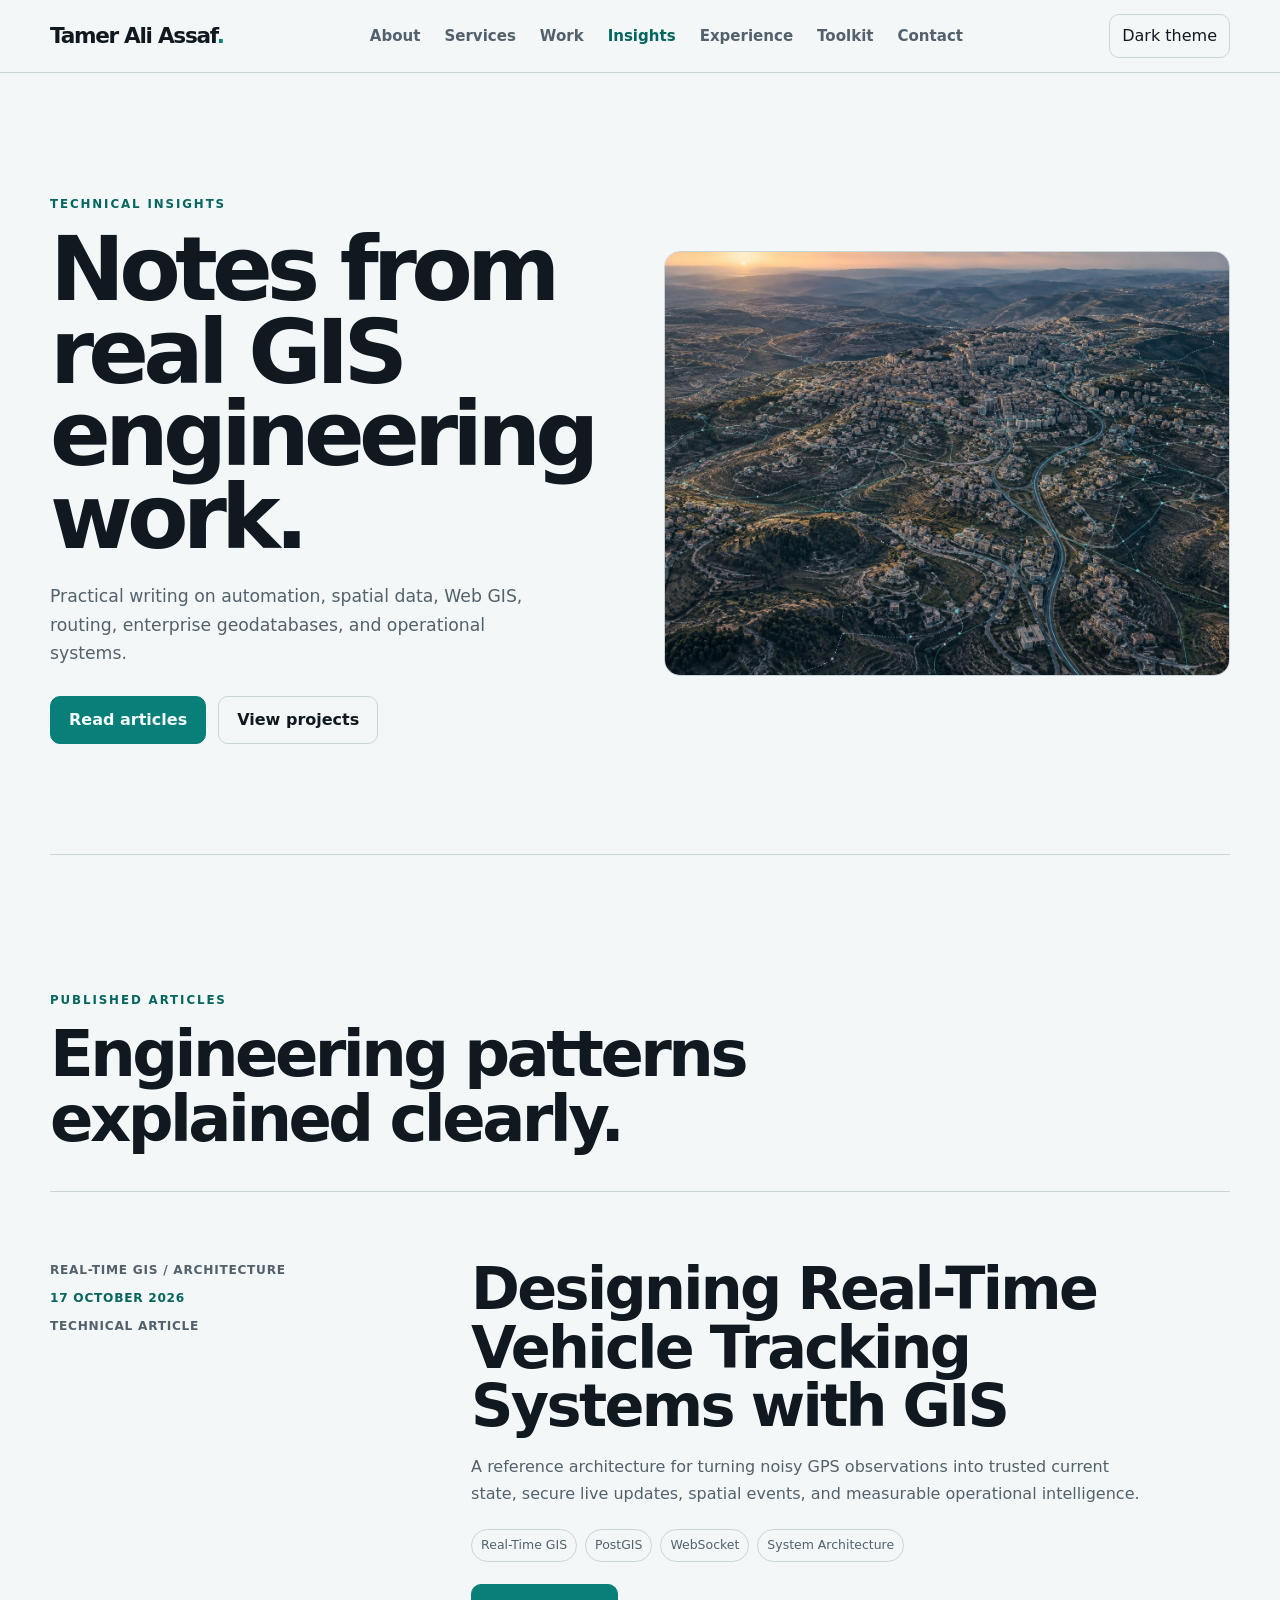
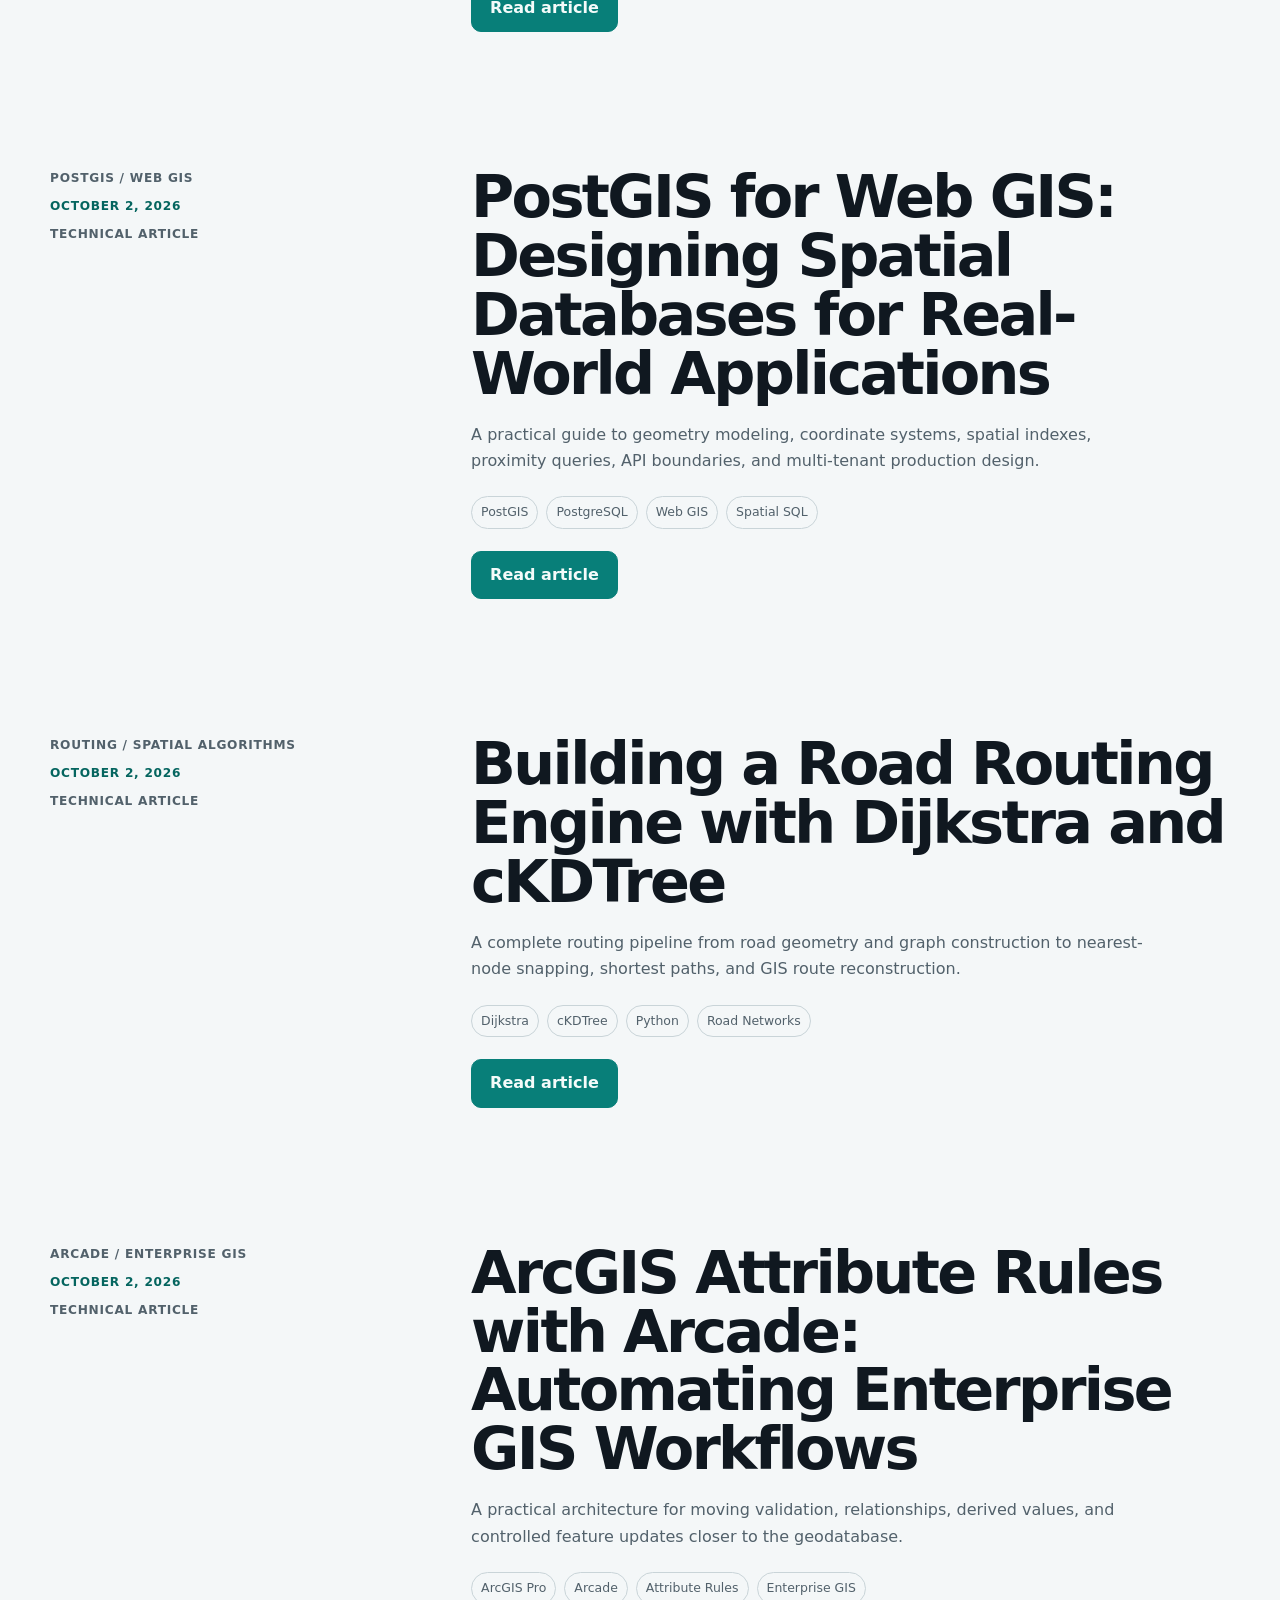
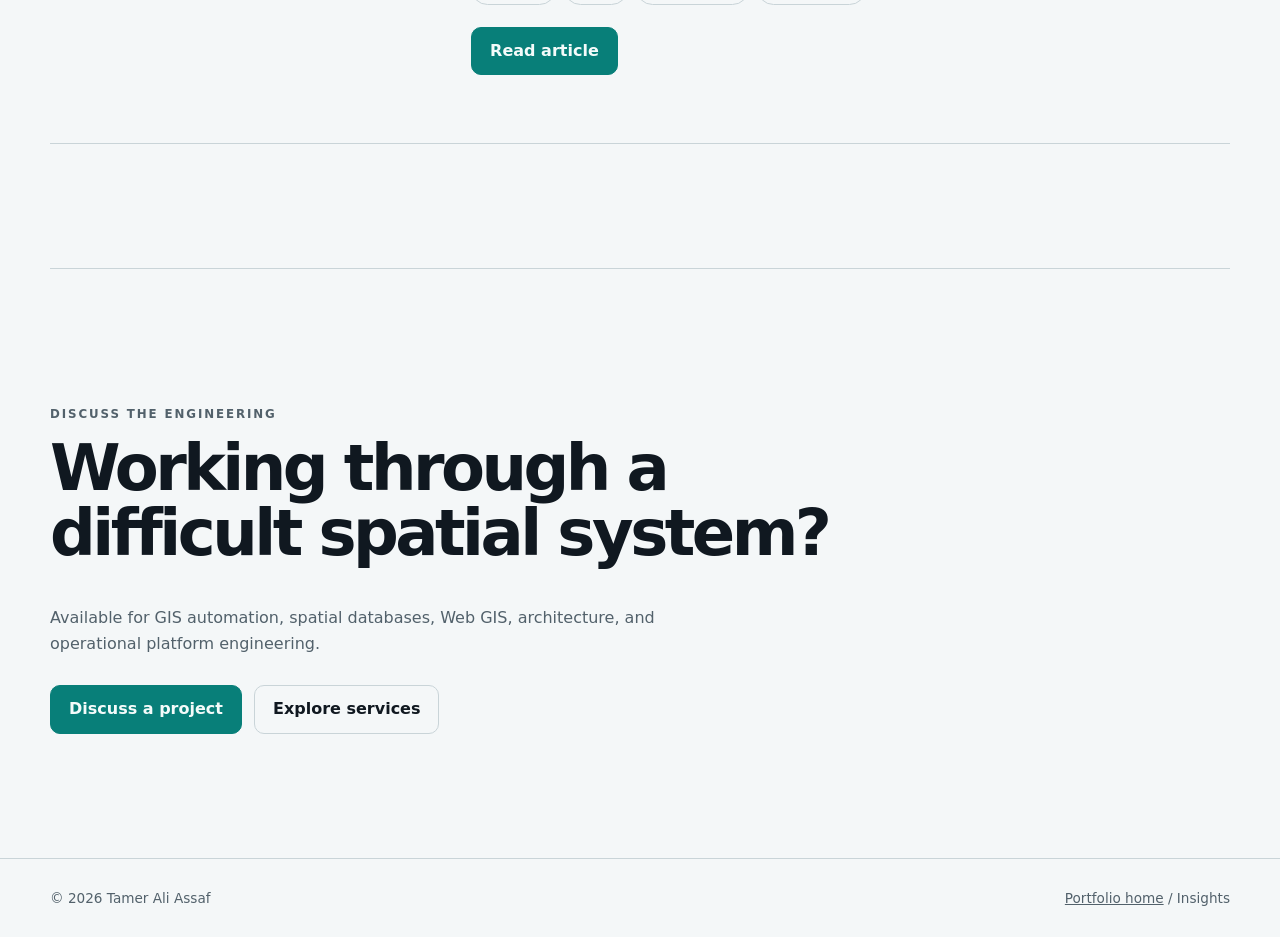
<file: insights/index.html>
<!doctype html>
<html lang="en">
  <head>
    <meta charset="UTF-8" />
    <meta name="viewport" content="width=device-width, initial-scale=1.0" />
    <meta
      name="description"
      content="Technical articles by Tamer Ali Assaf on ArcGIS automation, Arcade Attribute Rules, PostGIS, Web GIS, spatial algorithms, and operational geospatial systems."
    />
    <meta name="author" content="Tamer Ali Assaf" />
    <meta name="theme-color" content="#f4f7f8" />
    <meta property="og:type" content="website" />
    <meta
      property="og:title"
      content="GIS Engineering Insights | Tamer Ali Assaf"
    />
    <meta
      property="og:description"
      content="Practical engineering notes on GIS automation, spatial data, Web GIS, routing, and real-time systems."
    />
    <meta
      property="og:image"
      content="https://tamer-assaf2.github.io/assets/images/tamer-assaf-geospatial-systems.jpg"
    />
    <meta
      property="og:url"
      content="https://tamer-assaf2.github.io/insights/"
    />
    <meta property="og:site_name" content="Tamer Ali Assaf" />
    <meta property="og:locale" content="en_US" />
    <meta name="twitter:card" content="summary_large_image" />
    <meta
      name="twitter:title"
      content="GIS Engineering Insights | Tamer Ali Assaf"
    />
    <meta
      name="twitter:description"
      content="Practical GIS engineering notes grounded in implementation work."
    />
    <meta
      name="twitter:image"
      content="https://tamer-assaf2.github.io/assets/images/tamer-assaf-geospatial-systems.jpg"
    />
    <link rel="canonical" href="https://tamer-assaf2.github.io/insights/" />
    <title>GIS Engineering Insights | Tamer Ali Assaf</title>
    <link rel="icon" href="../favicon.svg" type="image/svg+xml" />
    <link rel="manifest" href="../site.webmanifest" />
    <link rel="stylesheet" href="../assets/style.css?v=20261016-1" />
    <link rel="stylesheet" href="../assets/insights.css" />
    <script type="application/ld+json">
      {
        "@context": "https://schema.org",
        "@type": "CollectionPage",
        "name": "GIS Engineering Insights",
        "url": "https://tamer-assaf2.github.io/insights/",
        "description": "Technical articles on GIS engineering, automation, spatial databases, Web GIS, and geospatial software engineering.",
        "author": {
          "@type": "Person",
          "@id": "https://tamer-assaf2.github.io/#person",
          "name": "Tamer Ali Assaf",
          "url": "https://tamer-assaf2.github.io/"
        },
        "mainEntity": {
          "@type": "ItemList",
          "itemListElement": [
            {
              "@type": "ListItem",
              "position": 1,
              "url": "https://tamer-assaf2.github.io/insights/designing-real-time-vehicle-tracking-systems-with-gis.html",
              "name": "Designing Real-Time Vehicle Tracking Systems with GIS: From GPS Data to Operational Intelligence"
            },
            {
              "@type": "ListItem",
              "position": 2,
              "url": "https://tamer-assaf2.github.io/insights/postgis-web-gis-spatial-applications.html",
              "name": "PostGIS for Web GIS: Designing Spatial Databases for Real-World Applications"
            },
            {
              "@type": "ListItem",
              "position": 3,
              "url": "https://tamer-assaf2.github.io/insights/road-routing-dijkstra-ckdtree.html",
              "name": "Building a Road Routing Engine with Dijkstra and cKDTree"
            },
            {
              "@type": "ListItem",
              "position": 4,
              "url": "https://tamer-assaf2.github.io/insights/arcgis-attribute-rules-arcade.html",
              "name": "ArcGIS Attribute Rules with Arcade: Automating Enterprise GIS Workflows"
            }
          ]
        }
      }
    </script>
  </head>
  <body>
    <a class="skip-link" href="#main-content">Skip to content</a>
    <header class="nav-wrap">
      <nav class="nav container" aria-label="Primary navigation">
        <a
          class="brand"
          href="../index.html"
          aria-label="Tamer Ali Assaf, portfolio home"
          >Tamer Ali Assaf<span>.</span></a
        >
        <div class="nav-actions">
          <button
            class="theme-toggle"
            type="button"
            aria-label="Switch color theme"
          >
            Theme
          </button>
          <button
            class="menu-btn"
            type="button"
            aria-expanded="false"
            aria-controls="nav-links"
          >
            Menu
          </button>
        </div>
        <div class="nav-links" id="nav-links">
          <a href="../index.html#about">About</a>
          <a href="../services/">Services</a>
          <a href="../projects/">Work</a>
          <a href="./" aria-current="page">Insights</a>
          <a href="../index.html#experience">Experience</a>
          <a href="../index.html#tools">Toolkit</a>
          <a href="../index.html#contact">Contact</a>
        </div>
      </nav>
    </header>

    <main id="main-content" class="insights-main">
      <section class="insights-hero container">
        <div class="insights-hero-copy reveal">
          <p class="section-kicker">TECHNICAL INSIGHTS</p>
          <h1>Notes from real GIS engineering work.</h1>
          <p>
            Practical writing on automation, spatial data, Web GIS, routing,
            enterprise geodatabases, and operational systems.
          </p>
          <div class="actions">
            <a class="btn primary" href="#articles">Read articles</a>
            <a class="btn" href="../projects/">View projects</a>
          </div>
        </div>
        <figure class="insights-hero-visual reveal">
          <img
            src="../assets/images/tamer-assaf-geospatial-systems.jpg"
            alt="Aerial terrain with geospatial network and routing overlays"
            width="1586"
            height="992"
            fetchpriority="high"
          />
        </figure>
      </section>

      <section id="articles" class="section container">
        <p class="section-kicker">PUBLISHED ARTICLES</p>
        <h2>Engineering patterns explained clearly.</h2>
        <div class="insight-list">
          <article class="insight-entry reveal">
            <div class="insight-entry-meta">
              <span>Real-Time GIS / Architecture</span>
              <time datetime="2026-10-17">17 October 2026</time>
              <span>Technical article</span>
            </div>
            <div>
              <h2>
                Designing Real-Time Vehicle Tracking Systems with GIS
              </h2>
              <p>
                A reference architecture for turning noisy GPS observations
                into trusted current state, secure live updates, spatial
                events, and measurable operational intelligence.
              </p>
              <div class="tags">
                <span>Real-Time GIS</span><span>PostGIS</span
                ><span>WebSocket</span><span>System Architecture</span>
              </div>
              <a
                class="btn primary"
                href="designing-real-time-vehicle-tracking-systems-with-gis.html"
                >Read article</a
              >
            </div>
          </article>
          <article class="insight-entry reveal">
            <div class="insight-entry-meta">
              <span>PostGIS / Web GIS</span>
              <time datetime="2026-10-02">October 2, 2026</time>
              <span>Technical article</span>
            </div>
            <div>
              <h2>
                PostGIS for Web GIS: Designing Spatial Databases for Real-World
                Applications
              </h2>
              <p>
                A practical guide to geometry modeling, coordinate systems,
                spatial indexes, proximity queries, API boundaries, and
                multi-tenant production design.
              </p>
              <div class="tags">
                <span>PostGIS</span><span>PostgreSQL</span><span>Web GIS</span
                ><span>Spatial SQL</span>
              </div>
              <a
                class="btn primary"
                href="postgis-web-gis-spatial-applications.html"
                >Read article</a
              >
            </div>
          </article>
          <article class="insight-entry reveal">
            <div class="insight-entry-meta">
              <span>Routing / Spatial Algorithms</span>
              <time datetime="2026-10-02">October 2, 2026</time>
              <span>Technical article</span>
            </div>
            <div>
              <h2>Building a Road Routing Engine with Dijkstra and cKDTree</h2>
              <p>
                A complete routing pipeline from road geometry and graph
                construction to nearest-node snapping, shortest paths, and GIS
                route reconstruction.
              </p>
              <div class="tags">
                <span>Dijkstra</span><span>cKDTree</span><span>Python</span
                ><span>Road Networks</span>
              </div>
              <a class="btn primary" href="road-routing-dijkstra-ckdtree.html"
                >Read article</a
              >
            </div>
          </article>
          <article class="insight-entry reveal">
            <div class="insight-entry-meta">
              <span>Arcade / Enterprise GIS</span>
              <time datetime="2026-10-02">October 2, 2026</time>
              <span>Technical article</span>
            </div>
            <div>
              <h2>
                ArcGIS Attribute Rules with Arcade: Automating Enterprise GIS
                Workflows
              </h2>
              <p>
                A practical architecture for moving validation, relationships,
                derived values, and controlled feature updates closer to the
                geodatabase.
              </p>
              <div class="tags">
                <span>ArcGIS Pro</span><span>Arcade</span
                ><span>Attribute Rules</span><span>Enterprise GIS</span>
              </div>
              <a class="btn primary" href="arcgis-attribute-rules-arcade.html"
                >Read article</a
              >
            </div>
          </article>
        </div>
      </section>

      <section class="section container contact case-contact reveal">
        <p class="section-kicker">DISCUSS THE ENGINEERING</p>
        <h2>Working through a difficult spatial system?</h2>
        <p>
          Available for GIS automation, spatial databases, Web GIS,
          architecture, and operational platform engineering.
        </p>
        <div class="actions">
          <a
            class="btn primary"
            href="mailto:tassaf.developer@gmail.com?subject=Project%20Inquiry"
            >Discuss a project</a
          >
          <a class="btn" href="../services/">Explore services</a>
        </div>
      </section>
    </main>

    <footer>
      <div class="container footer-inner">
        <span>© <span id="year"></span> Tamer Ali Assaf</span
        ><span><a href="../index.html">Portfolio home</a> / Insights</span>
      </div>
    </footer>
    <script src="../assets/script.js"></script>
  </body>
</html>
</file>
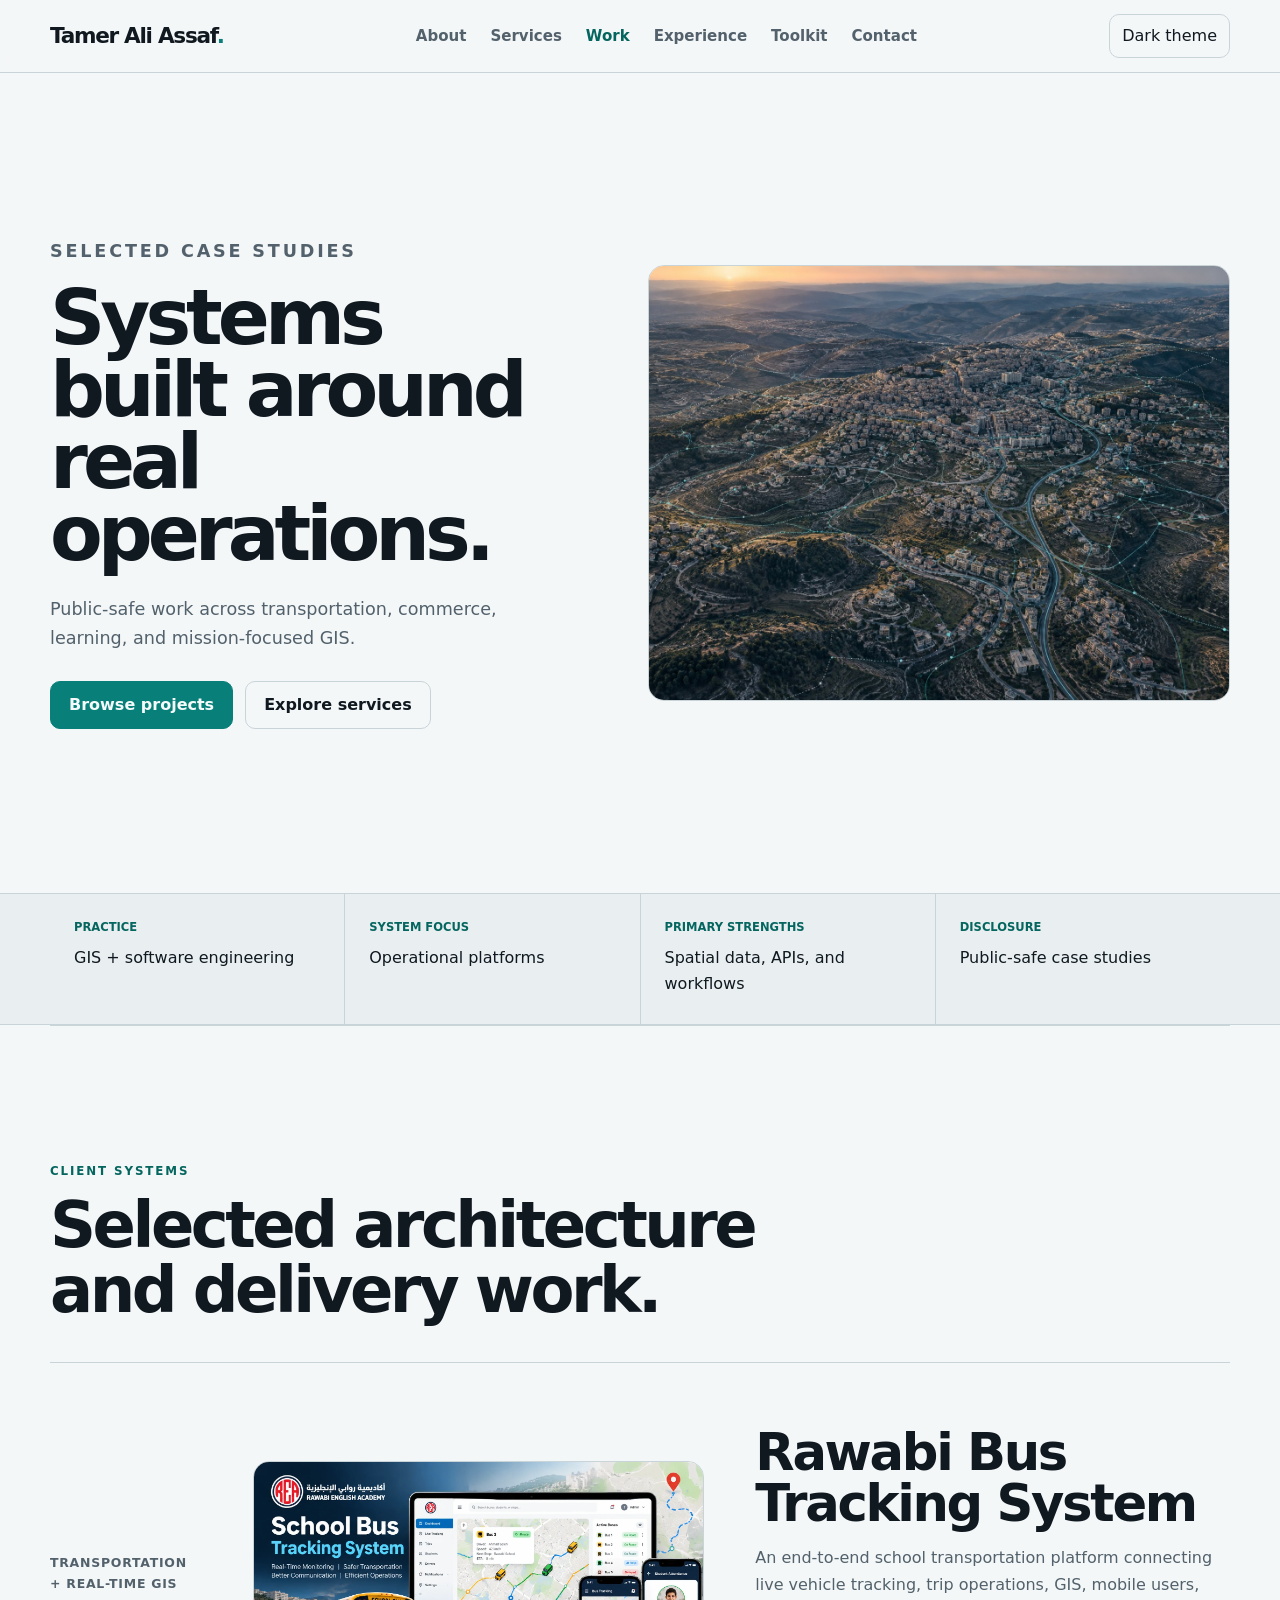
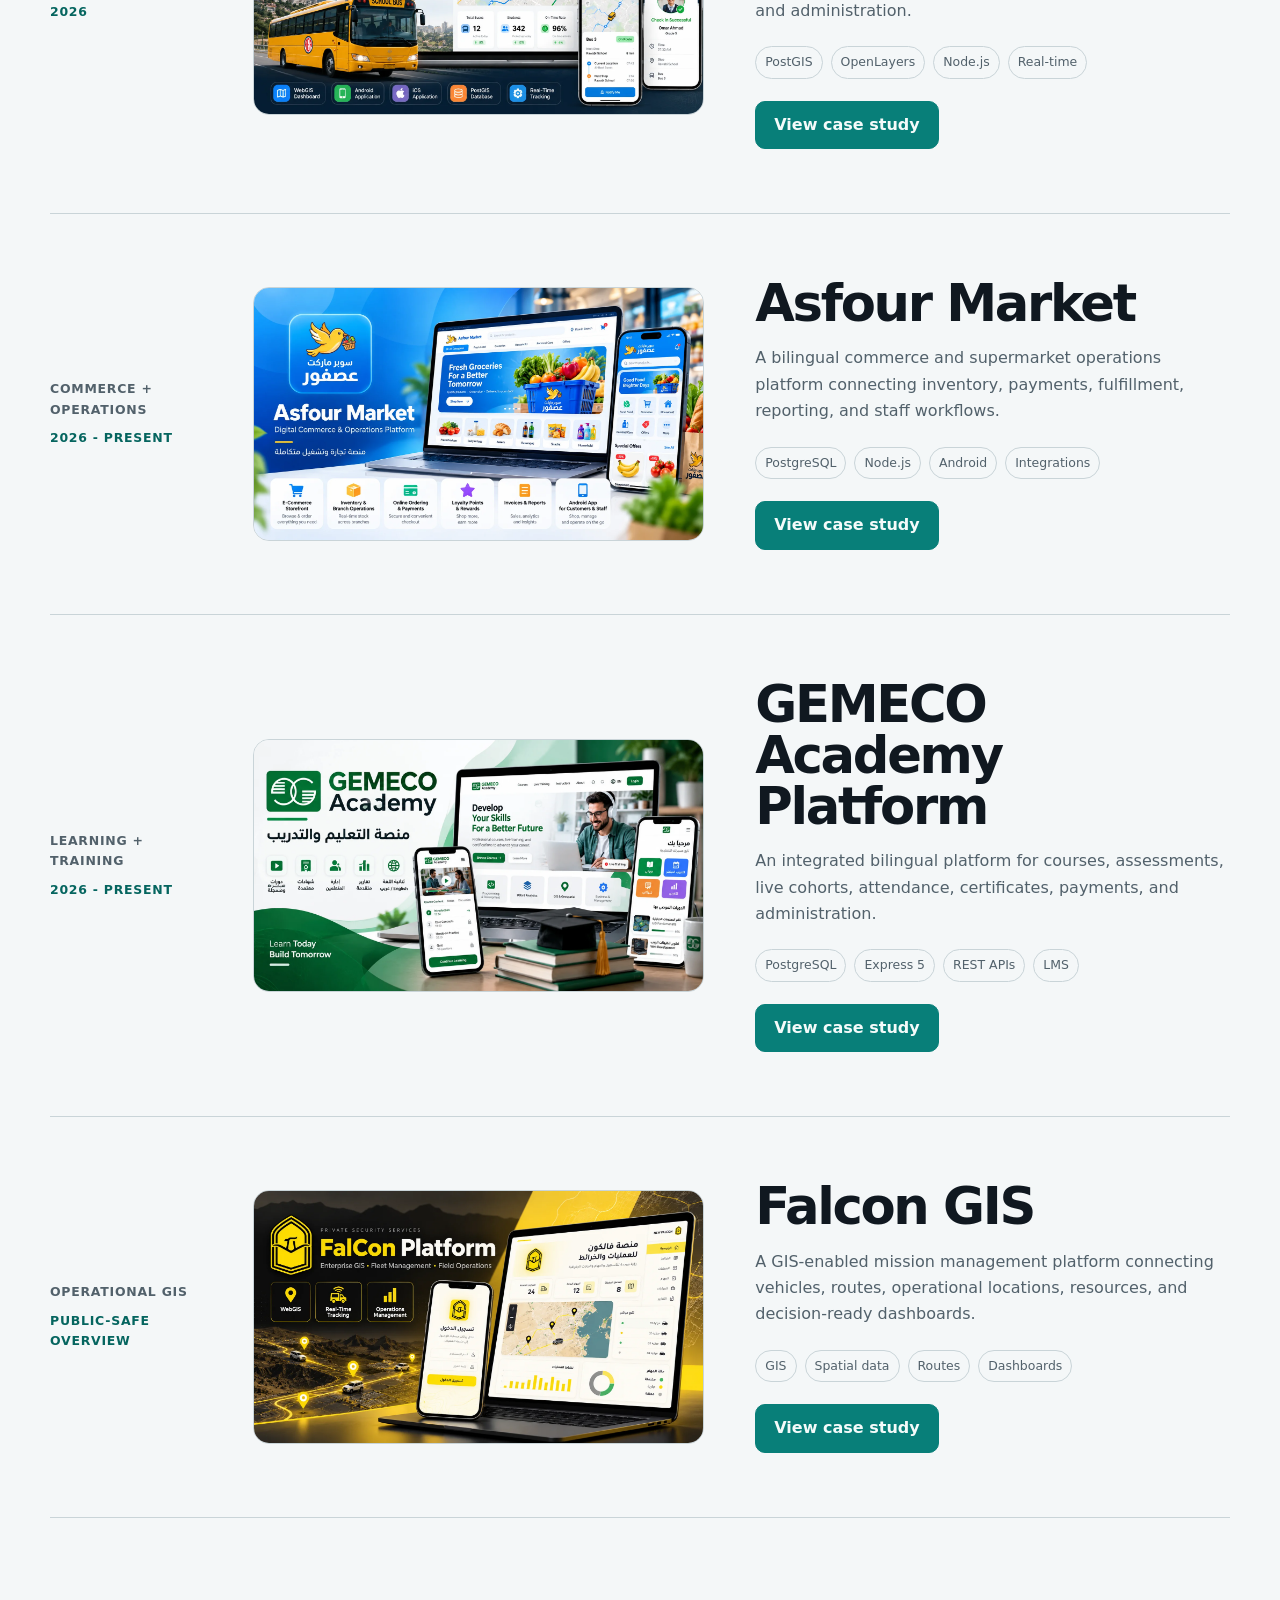
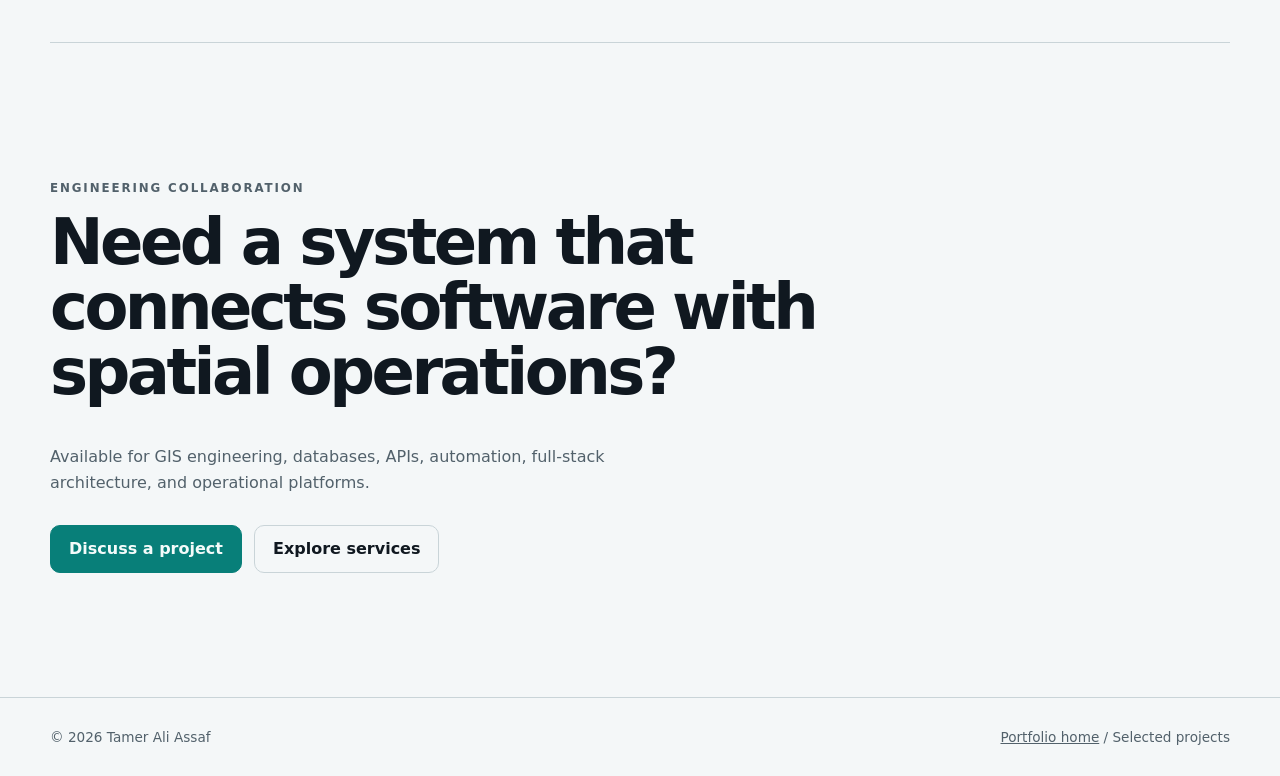
<file: projects/index.html>
<!doctype html>
<html lang="en">
  <head>
    <meta charset="UTF-8" />
    <meta name="viewport" content="width=device-width, initial-scale=1.0" />
    <meta
      name="description"
      content="Selected public-safe case studies by Tamer Ali Assaf across geospatial engineering, Web GIS, real-time systems, full-stack platforms, and spatial operations."
    />
    <meta name="author" content="Tamer Ali Assaf" />
    <meta name="theme-color" content="#f4f7f8" />
    <meta property="og:type" content="website" />
    <meta
      property="og:title"
      content="Geospatial and Software Projects | Tamer Ali Assaf"
    />
    <meta
      property="og:description"
      content="Public-safe case studies covering operational GIS, real-time tracking, digital commerce, and learning platforms."
    />
    <meta
      property="og:image"
      content="https://tamer-assaf2.github.io/open_graph/Geospatial_Engineer_Portfolio_Banner.png"
    />
    <meta property="og:image:width" content="1731" />
    <meta property="og:image:height" content="909" />
    <meta
      property="og:image:alt"
      content="Tamer Ali Assaf, Geospatial Software Engineer"
    />
    <meta
      property="og:url"
      content="https://tamer-assaf2.github.io/projects/"
    />
    <meta property="og:site_name" content="Tamer Ali Assaf" />
    <meta property="og:locale" content="en_US" />
    <meta name="twitter:card" content="summary_large_image" />
    <meta
      name="twitter:title"
      content="Geospatial and Software Projects | Tamer Ali Assaf"
    />
    <meta
      name="twitter:description"
      content="Public-safe case studies across GIS, real-time systems, spatial operations, and full-stack platforms."
    />
    <meta
      name="twitter:image"
      content="https://tamer-assaf2.github.io/open_graph/Geospatial_Engineer_Portfolio_Banner.png"
    />
    <link rel="canonical" href="https://tamer-assaf2.github.io/projects/" />
    <title>Geospatial and Software Projects | Tamer Ali Assaf</title>
    <link rel="icon" href="../favicon.svg" type="image/svg+xml" />
    <link rel="manifest" href="../site.webmanifest" />
    <link rel="stylesheet" href="../assets/style.css?v=20261016-1" />
    <script type="application/ld+json">
      {
        "@context": "https://schema.org",
        "@type": "CollectionPage",
        "name": "Geospatial and Software Projects by Tamer Ali Assaf",
        "url": "https://tamer-assaf2.github.io/projects/",
        "description": "Selected public-safe case studies across geospatial engineering, real-time systems, and full-stack platforms.",
        "author": {
          "@type": "Person",
          "name": "Tamer Ali Assaf",
          "url": "https://tamer-assaf2.github.io/"
        },
        "mainEntity": {
          "@type": "ItemList",
          "itemListElement": [
            {
              "@type": "ListItem",
              "position": 1,
              "url": "https://tamer-assaf2.github.io/projects/rawabi-bus-tracking.html",
              "name": "Rawabi Bus Tracking System"
            },
            {
              "@type": "ListItem",
              "position": 2,
              "url": "https://tamer-assaf2.github.io/projects/asfour-market.html",
              "name": "Asfour Market"
            },
            {
              "@type": "ListItem",
              "position": 3,
              "url": "https://tamer-assaf2.github.io/projects/gemeco-academy.html",
              "name": "GEMECO Academy Platform"
            },
            {
              "@type": "ListItem",
              "position": 4,
              "url": "https://tamer-assaf2.github.io/projects/falcon-gis.html",
              "name": "Falcon GIS"
            }
          ]
        }
      }
    </script>
  </head>
  <body>
    <a class="skip-link" href="#main-content">Skip to content</a>
    <header class="nav-wrap">
      <nav class="nav container" aria-label="Primary navigation">
        <a
          class="brand"
          href="../index.html"
          aria-label="Tamer Ali Assaf, portfolio home"
          >Tamer Ali Assaf<span>.</span></a
        >
        <div class="nav-actions">
          <button
            class="theme-toggle"
            type="button"
            aria-label="Switch color theme"
          >
            Theme
          </button>
          <button
            class="menu-btn"
            type="button"
            aria-expanded="false"
            aria-controls="nav-links"
          >
            Menu
          </button>
        </div>
        <div class="nav-links" id="nav-links">
          <a href="../index.html#about">About</a>
          <a href="../services/">Services</a>
          <a href="#client-work" aria-current="page">Work</a>
          <a href="../index.html#experience">Experience</a>
          <a href="../index.html#tools">Toolkit</a>
          <a href="../index.html#contact">Contact</a>
        </div>
      </nav>
    </header>

    <main id="main-content">
      <section class="projects-index-hero container">
        <div class="case-hero-copy reveal">
          <p class="section-kicker">SELECTED CASE STUDIES</p>
          <h1>Systems built around real operations.</h1>
          <p>
            Public-safe work across transportation, commerce, learning, and
            mission-focused GIS.
          </p>
          <div class="actions">
            <a class="btn primary" href="#client-work">Browse projects</a>
            <a class="btn" href="../services/">Explore services</a>
          </div>
        </div>
        <figure class="projects-hero-art reveal">
          <img
            src="../assets/images/tamer-assaf-geospatial-systems.jpg"
            alt="Abstract geospatial network representing connected operational systems"
            width="1586"
            height="992"
            fetchpriority="high"
          />
        </figure>
      </section>

      <div class="case-evidence">
        <div class="container">
          <dl>
            <div>
              <dt>Practice</dt>
              <dd>GIS + software engineering</dd>
            </div>
            <div>
              <dt>System focus</dt>
              <dd>Operational platforms</dd>
            </div>
            <div>
              <dt>Primary strengths</dt>
              <dd>Spatial data, APIs, and workflows</dd>
            </div>
            <div>
              <dt>Disclosure</dt>
              <dd>Public-safe case studies</dd>
            </div>
          </dl>
        </div>
      </div>

      <section id="client-work" class="section container">
        <p class="section-kicker">CLIENT SYSTEMS</p>
        <h2>Selected architecture and delivery work.</h2>
        <div class="project-index-list">
          <article class="project-index-item reveal">
            <div class="project-index-meta">
              <span>Transportation + real-time GIS</span>
              <strong>2026</strong>
            </div>
            <a
              class="project-index-media"
              href="rawabi-bus-tracking.html"
              aria-label="View the Rawabi Bus Tracking System case study"
            >
              <picture>
                <source
                  srcset="../thumbanel_projects/School_Bus_Tracking_System_Dashboard.webp"
                  type="image/webp"
                />
                <img
                  src="../thumbanel_projects/School_Bus_Tracking_System_Dashboard.png"
                  alt="Rawabi school bus tracking platform shown across dashboard and mobile interfaces"
                  width="1672"
                  height="941"
                  loading="lazy"
                  decoding="async"
                />
              </picture>
            </a>
            <div class="project-index-copy">
              <h3>Rawabi Bus Tracking System</h3>
              <p>
                An end-to-end school transportation platform connecting live
                vehicle tracking, trip operations, GIS, mobile users, and
                administration.
              </p>
              <div class="tags">
                <span>PostGIS</span><span>OpenLayers</span><span>Node.js</span
                ><span>Real-time</span>
              </div>
              <a class="btn primary" href="rawabi-bus-tracking.html"
                >View case study</a
              >
            </div>
          </article>
          <article class="project-index-item reveal">
            <div class="project-index-meta">
              <span>Commerce + operations</span>
              <strong>2026 - Present</strong>
            </div>
            <a
              class="project-index-media"
              href="asfour-market.html"
              aria-label="View the Asfour Market case study"
            >
              <picture>
                <source
                  srcset="../thumbanel_projects/Asfour_Market_Digital_Commerce_Platform.webp"
                  type="image/webp"
                />
                <img
                  src="../thumbanel_projects/Asfour_Market_Digital_Commerce_Platform.png"
                  alt="Asfour Market digital commerce and operations platform on desktop and mobile"
                  width="1672"
                  height="941"
                  loading="lazy"
                  decoding="async"
                />
              </picture>
            </a>
            <div class="project-index-copy">
              <h3>Asfour Market</h3>
              <p>
                A bilingual commerce and supermarket operations platform
                connecting inventory, payments, fulfillment, reporting, and
                staff workflows.
              </p>
              <div class="tags">
                <span>PostgreSQL</span><span>Node.js</span><span>Android</span
                ><span>Integrations</span>
              </div>
              <a class="btn primary" href="asfour-market.html"
                >View case study</a
              >
            </div>
          </article>
          <article class="project-index-item reveal">
            <div class="project-index-meta">
              <span>Learning + training</span>
              <strong>2026 - Present</strong>
            </div>
            <a
              class="project-index-media"
              href="gemeco-academy.html"
              aria-label="View the GEMECO Academy case study"
            >
              <picture>
                <source
                  srcset="../thumbanel_projects/GEMECO_Academy_Learn_Today_Build_Tomorrow.webp"
                  type="image/webp"
                />
                <img
                  src="../thumbanel_projects/GEMECO_Academy_Learn_Today_Build_Tomorrow.png"
                  alt="GEMECO Academy bilingual learning platform on desktop and mobile"
                  width="1672"
                  height="940"
                  loading="lazy"
                  decoding="async"
                />
              </picture>
            </a>
            <div class="project-index-copy">
              <h3>GEMECO Academy Platform</h3>
              <p>
                An integrated bilingual platform for courses, assessments, live
                cohorts, attendance, certificates, payments, and administration.
              </p>
              <div class="tags">
                <span>PostgreSQL</span><span>Express 5</span
                ><span>REST APIs</span><span>LMS</span>
              </div>
              <a class="btn primary" href="gemeco-academy.html"
                >View case study</a
              >
            </div>
          </article>
          <article class="project-index-item reveal">
            <div class="project-index-meta">
              <span>Operational GIS</span>
              <strong>Public-safe overview</strong>
            </div>
            <a
              class="project-index-media"
              href="falcon-gis.html"
              aria-label="View the Falcon GIS case study"
            >
              <picture>
                <source
                  srcset="../thumbanel_projects/FalCon_Platform_GIS_Fleet_Dashboard.webp"
                  type="image/webp"
                />
                <img
                  src="../thumbanel_projects/FalCon_Platform_GIS_Fleet_Dashboard.png"
                  alt="Falcon GIS fleet and field operations platform shown on laptop and mobile"
                  width="1672"
                  height="941"
                  loading="lazy"
                  decoding="async"
                />
              </picture>
            </a>
            <div class="project-index-copy">
              <h3>Falcon GIS</h3>
              <p>
                A GIS-enabled mission management platform connecting vehicles,
                routes, operational locations, resources, and decision-ready
                dashboards.
              </p>
              <div class="tags">
                <span>GIS</span><span>Spatial data</span><span>Routes</span
                ><span>Dashboards</span>
              </div>
              <a class="btn primary" href="falcon-gis.html">View case study</a>
            </div>
          </article>
        </div>
      </section>

      <section class="section container contact case-contact reveal">
        <p class="section-kicker">ENGINEERING COLLABORATION</p>
        <h2>Need a system that connects software with spatial operations?</h2>
        <p>
          Available for GIS engineering, databases, APIs, automation, full-stack
          architecture, and operational platforms.
        </p>
        <div class="actions">
          <a
            class="btn primary"
            href="mailto:tassaf.developer@gmail.com?subject=Project%20Inquiry"
            >Discuss a project</a
          ><a class="btn" href="../services/">Explore services</a>
        </div>
      </section>
    </main>

    <footer>
      <div class="container footer-inner">
        <span>© <span id="year"></span> Tamer Ali Assaf</span
        ><span
          ><a href="../index.html">Portfolio home</a> / Selected projects</span
        >
      </div>
    </footer>
    <script src="../assets/script.js"></script>
  </body>
</html>
</file>
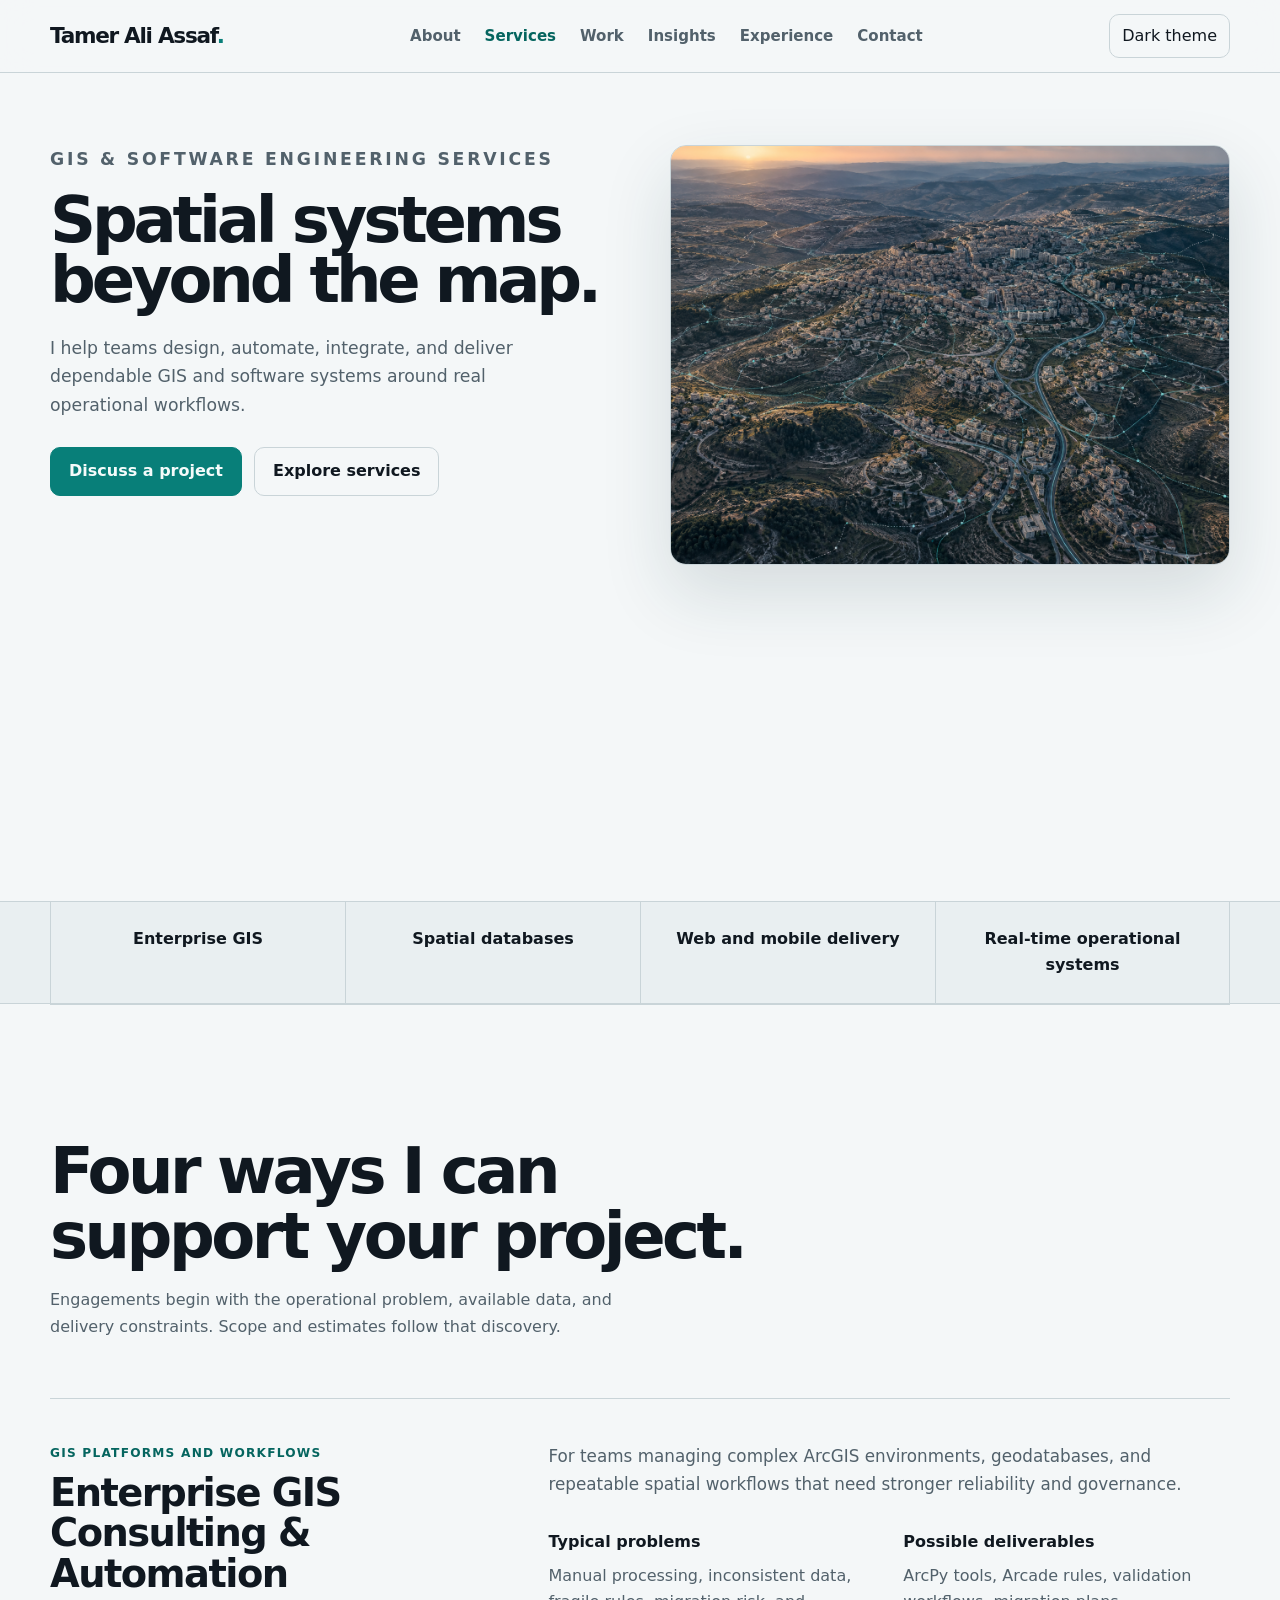
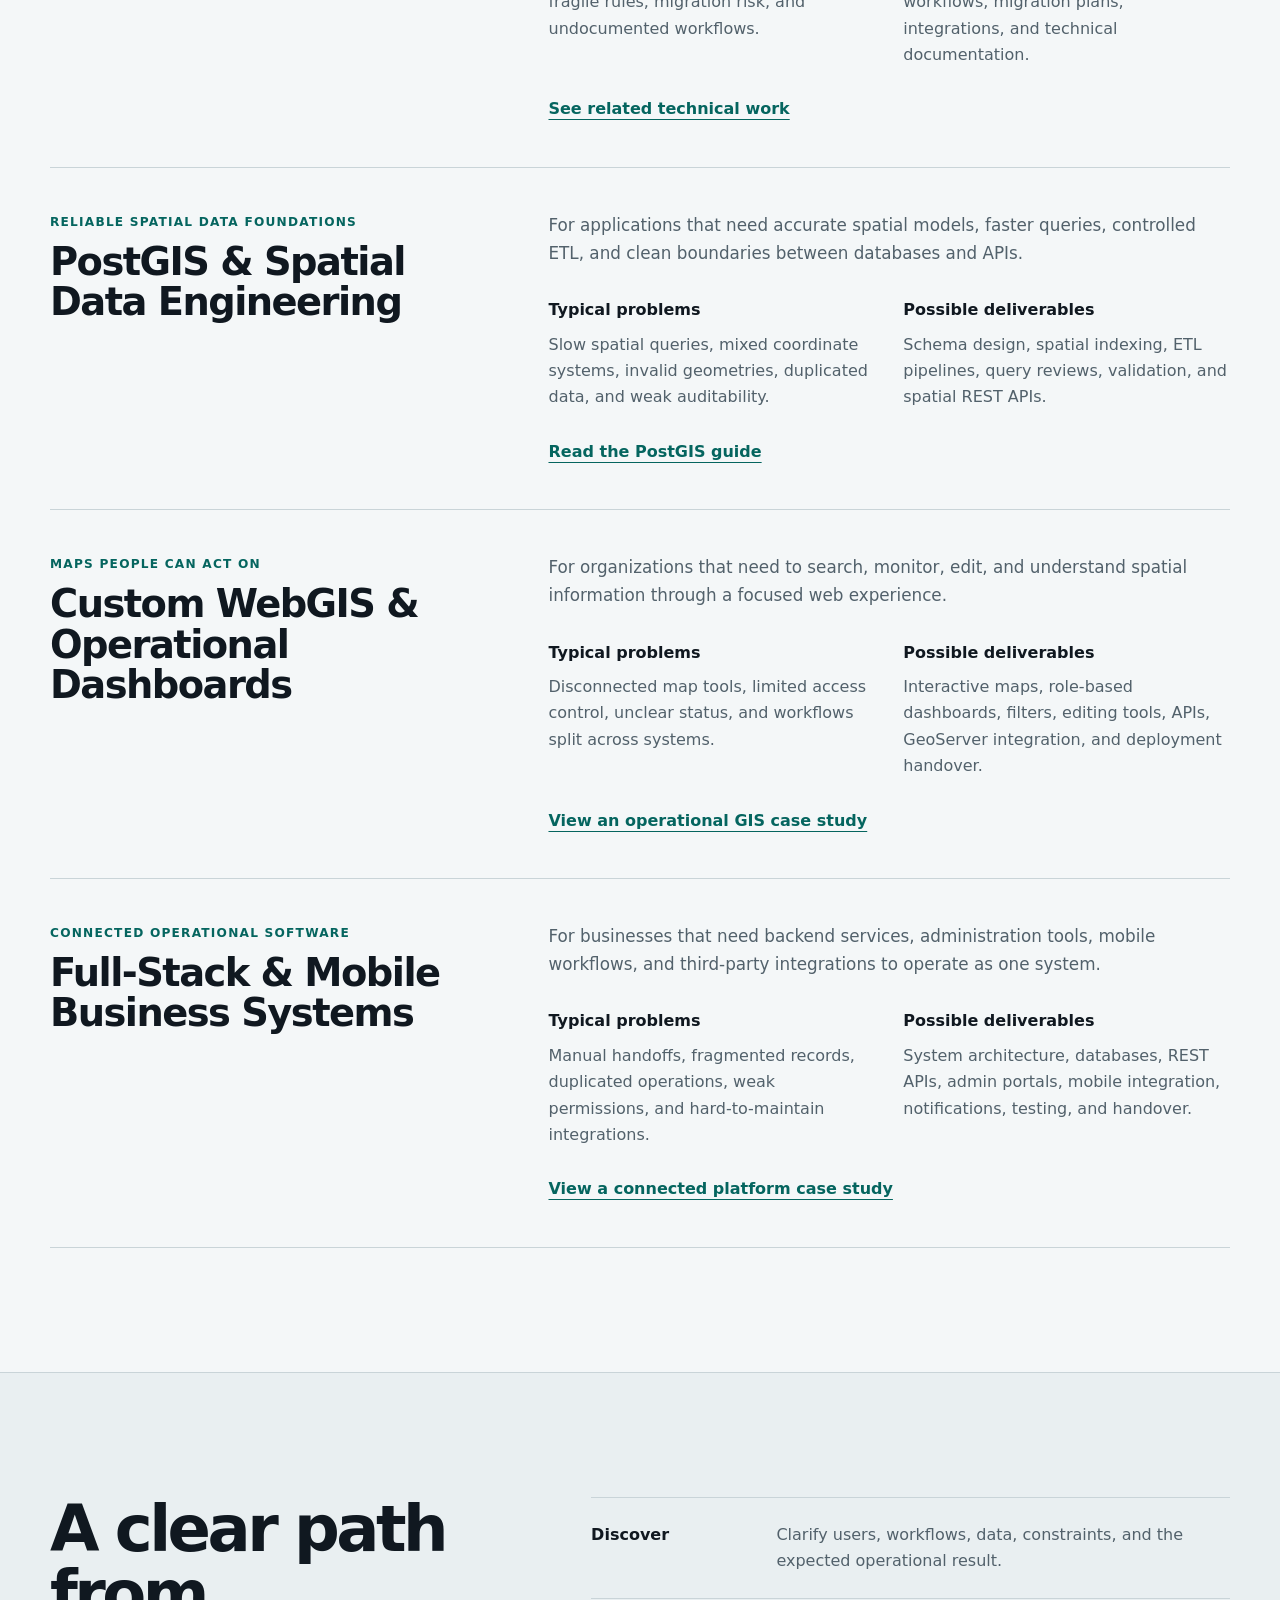
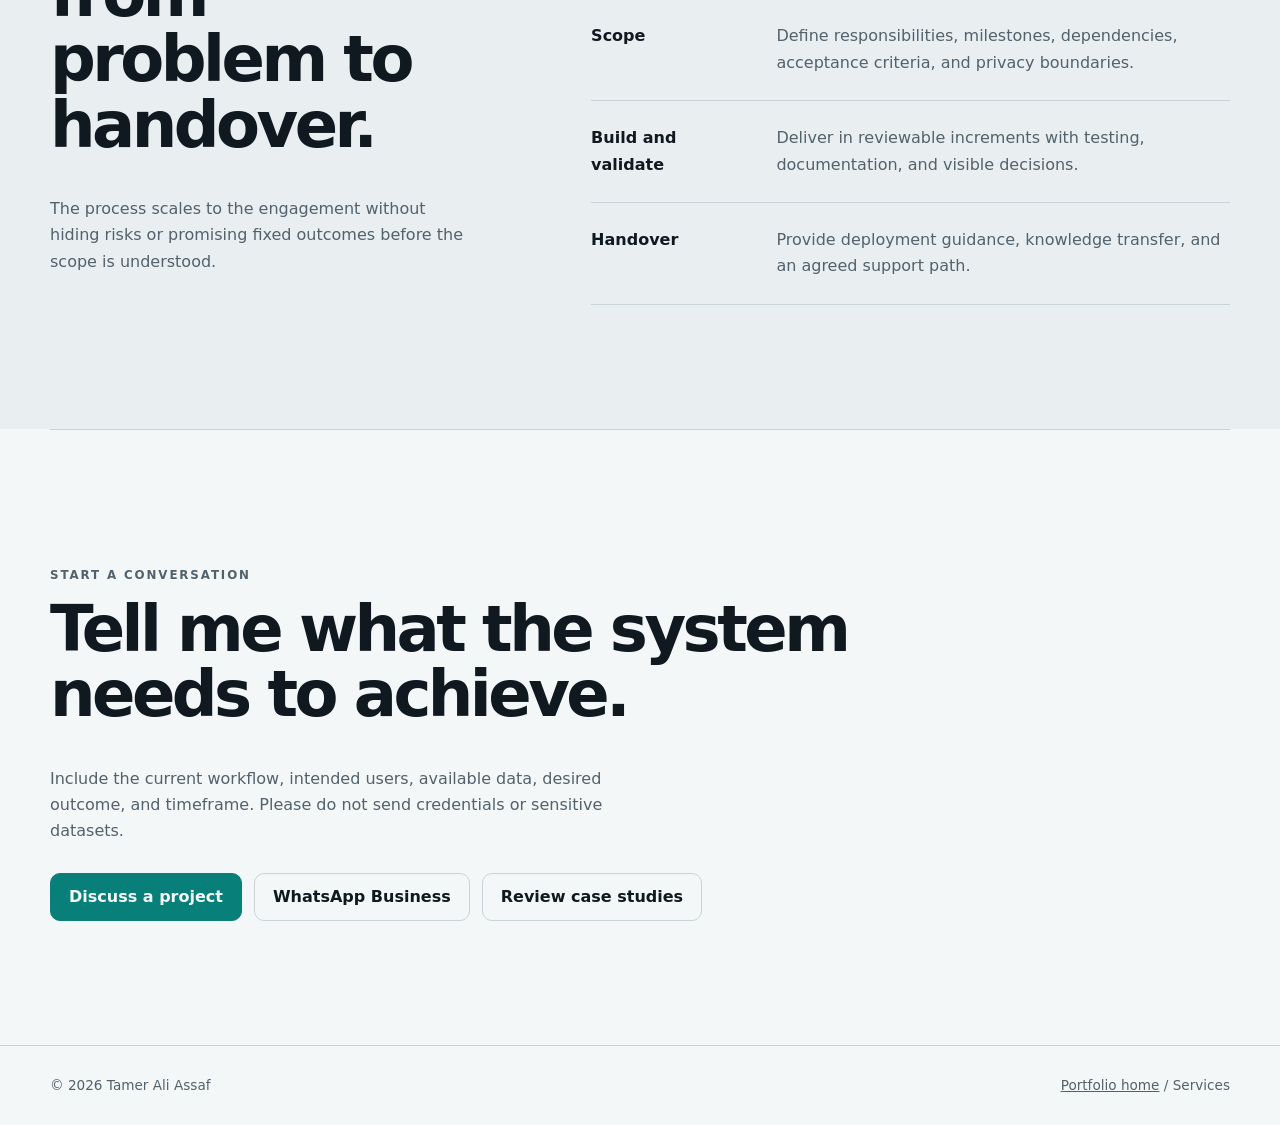
<file: services/index.html>
<!doctype html>
<html lang="en">
  <head>
    <meta charset="UTF-8" />
    <meta name="viewport" content="width=device-width, initial-scale=1.0" />
    <meta
      name="description"
      content="GIS and software engineering services by Tamer Ali Assaf: Enterprise GIS automation, PostGIS, custom WebGIS, operational dashboards, and full-stack systems."
    />
    <meta name="author" content="Tamer Ali Assaf" />
    <meta name="theme-color" content="#f4f7f8" />
    <meta property="og:type" content="website" />
    <meta
      property="og:title"
      content="GIS &amp; WebGIS Engineering Services | Tamer Ali Assaf"
    />
    <meta
      property="og:description"
      content="Enterprise GIS, PostGIS, WebGIS, operational dashboards, and connected full-stack systems designed around real workflows."
    />
    <meta
      property="og:image"
      content="https://tamer-assaf2.github.io/open_graph/Geospatial_Engineer_Portfolio_Banner.png"
    />
    <meta property="og:image:width" content="1731" />
    <meta property="og:image:height" content="909" />
    <meta
      property="og:image:alt"
      content="Tamer Ali Assaf, Geospatial Software Engineer"
    />
    <meta property="og:url" content="https://tamer-assaf2.github.io/services/" />
    <meta property="og:site_name" content="Tamer Ali Assaf" />
    <meta property="og:locale" content="en_US" />
    <meta name="twitter:card" content="summary_large_image" />
    <meta
      name="twitter:title"
      content="GIS &amp; WebGIS Engineering Services | Tamer Ali Assaf"
    />
    <meta
      name="twitter:description"
      content="Enterprise GIS automation, PostGIS, WebGIS, dashboards, and full-stack systems for operational teams."
    />
    <meta
      name="twitter:image"
      content="https://tamer-assaf2.github.io/open_graph/Geospatial_Engineer_Portfolio_Banner.png"
    />
    <link rel="canonical" href="https://tamer-assaf2.github.io/services/" />
    <title>GIS &amp; WebGIS Engineering Services | Tamer Ali Assaf</title>
    <link rel="icon" href="../favicon.svg" type="image/svg+xml" />
    <link rel="manifest" href="../site.webmanifest" />
    <link rel="stylesheet" href="../assets/style.css?v=20261016-1" />
    <script type="application/ld+json">
      {
        "@context": "https://schema.org",
        "@type": "ProfessionalService",
        "name": "Tamer Ali Assaf Geospatial Software Engineering",
        "url": "https://tamer-assaf2.github.io/services/",
        "email": "mailto:tassaf.developer@gmail.com",
        "description": "Enterprise GIS automation, spatial data engineering, custom WebGIS, operational dashboards, and full-stack business systems.",
        "founder": {
          "@type": "Person",
          "name": "Tamer Ali Assaf",
          "url": "https://tamer-assaf2.github.io/"
        },
        "areaServed": "Worldwide",
        "serviceType": [
          "Enterprise GIS Consulting and Automation",
          "PostGIS and Spatial Data Engineering",
          "Custom WebGIS and Operational Dashboards",
          "Full-Stack and Mobile Business Systems"
        ]
      }
    </script>
  </head>
  <body>
    <a class="skip-link" href="#main-content">Skip to content</a>
    <header class="nav-wrap">
      <nav class="nav container" aria-label="Primary navigation">
        <a
          class="brand"
          href="../index.html"
          aria-label="Tamer Ali Assaf, portfolio home"
          >Tamer Ali Assaf<span>.</span></a
        >
        <div class="nav-actions">
          <button
            class="theme-toggle"
            type="button"
            aria-label="Switch color theme"
          >
            Theme
          </button>
          <button
            class="menu-btn"
            type="button"
            aria-expanded="false"
            aria-controls="nav-links"
          >
            Menu
          </button>
        </div>
        <div class="nav-links" id="nav-links">
          <a href="../index.html#about">About</a>
          <a href="./" aria-current="page">Services</a>
          <a href="../projects/">Work</a>
          <a href="../insights/">Insights</a>
          <a href="../index.html#experience">Experience</a>
          <a href="../index.html#contact">Contact</a>
        </div>
      </nav>
    </header>

    <main id="main-content">
      <section class="services-hero container">
        <div class="services-hero-copy reveal">
          <p class="section-kicker">GIS &amp; SOFTWARE ENGINEERING SERVICES</p>
          <h1><span>Spatial systems</span><span>beyond the map.</span></h1>
          <p>
            I help teams design, automate, integrate, and deliver dependable GIS
            and software systems around real operational workflows.
          </p>
          <div class="actions">
            <a
              class="btn primary"
              href="mailto:tassaf.developer@gmail.com?subject=Project%20Inquiry"
              >Discuss a project</a
            >
            <a class="btn" href="#services">Explore services</a>
          </div>
        </div>
        <figure class="services-hero-visual reveal">
          <img
            src="../assets/images/spatial-network.png"
            alt="Geospatial network showing connected routes and operational locations"
            width="1586"
            height="992"
            fetchpriority="high"
          />
        </figure>
      </section>

      <div class="service-proof-strip">
        <div class="container">
          <span>Enterprise GIS</span>
          <span>Spatial databases</span>
          <span>Web and mobile delivery</span>
          <span>Real-time operational systems</span>
        </div>
      </div>

      <section id="services" class="section container service-catalog">
        <div class="service-catalog-intro reveal">
          <h2>Four ways I can support your project.</h2>
          <p>
            Engagements begin with the operational problem, available data, and
            delivery constraints. Scope and estimates follow that discovery.
          </p>
        </div>

        <article class="service-offer reveal" id="enterprise-gis">
          <div class="service-offer-title">
            <span>GIS platforms and workflows</span>
            <h3>Enterprise GIS Consulting &amp; Automation</h3>
          </div>
          <div class="service-offer-body">
            <p>
              For teams managing complex ArcGIS environments, geodatabases, and
              repeatable spatial workflows that need stronger reliability and governance.
            </p>
            <div class="service-detail-grid">
              <div>
                <h4>Typical problems</h4>
                <p>Manual processing, inconsistent data, fragile rules, migration risk, and undocumented workflows.</p>
              </div>
              <div>
                <h4>Possible deliverables</h4>
                <p>ArcPy tools, Arcade rules, validation workflows, migration plans, integrations, and technical documentation.</p>
              </div>
            </div>
            <a class="service-link" href="../insights/arcgis-attribute-rules-arcade.html">See related technical work</a>
          </div>
        </article>

        <article class="service-offer reveal" id="postgis">
          <div class="service-offer-title">
            <span>Reliable spatial data foundations</span>
            <h3>PostGIS &amp; Spatial Data Engineering</h3>
          </div>
          <div class="service-offer-body">
            <p>
              For applications that need accurate spatial models, faster queries,
              controlled ETL, and clean boundaries between databases and APIs.
            </p>
            <div class="service-detail-grid">
              <div>
                <h4>Typical problems</h4>
                <p>Slow spatial queries, mixed coordinate systems, invalid geometries, duplicated data, and weak auditability.</p>
              </div>
              <div>
                <h4>Possible deliverables</h4>
                <p>Schema design, spatial indexing, ETL pipelines, query reviews, validation, and spatial REST APIs.</p>
              </div>
            </div>
            <a class="service-link" href="../insights/postgis-web-gis-spatial-applications.html">Read the PostGIS guide</a>
          </div>
        </article>

        <article class="service-offer reveal" id="webgis">
          <div class="service-offer-title">
            <span>Maps people can act on</span>
            <h3>Custom WebGIS &amp; Operational Dashboards</h3>
          </div>
          <div class="service-offer-body">
            <p>
              For organizations that need to search, monitor, edit, and understand
              spatial information through a focused web experience.
            </p>
            <div class="service-detail-grid">
              <div>
                <h4>Typical problems</h4>
                <p>Disconnected map tools, limited access control, unclear status, and workflows split across systems.</p>
              </div>
              <div>
                <h4>Possible deliverables</h4>
                <p>Interactive maps, role-based dashboards, filters, editing tools, APIs, GeoServer integration, and deployment handover.</p>
              </div>
            </div>
            <a class="service-link" href="../projects/falcon-gis.html">View an operational GIS case study</a>
          </div>
        </article>

        <article class="service-offer reveal" id="full-stack">
          <div class="service-offer-title">
            <span>Connected operational software</span>
            <h3>Full-Stack &amp; Mobile Business Systems</h3>
          </div>
          <div class="service-offer-body">
            <p>
              For businesses that need backend services, administration tools,
              mobile workflows, and third-party integrations to operate as one system.
            </p>
            <div class="service-detail-grid">
              <div>
                <h4>Typical problems</h4>
                <p>Manual handoffs, fragmented records, duplicated operations, weak permissions, and hard-to-maintain integrations.</p>
              </div>
              <div>
                <h4>Possible deliverables</h4>
                <p>System architecture, databases, REST APIs, admin portals, mobile integration, notifications, testing, and handover.</p>
              </div>
            </div>
            <a class="service-link" href="../projects/rawabi-bus-tracking.html">View a connected platform case study</a>
          </div>
        </article>
      </section>

      <section class="section service-process">
        <div class="container service-process-layout">
          <div class="reveal">
            <h2>A clear path from problem to handover.</h2>
            <p>
              The process scales to the engagement without hiding risks or promising
              fixed outcomes before the scope is understood.
            </p>
          </div>
          <ol class="process-list reveal">
            <li><strong>Discover</strong><span>Clarify users, workflows, data, constraints, and the expected operational result.</span></li>
            <li><strong>Scope</strong><span>Define responsibilities, milestones, dependencies, acceptance criteria, and privacy boundaries.</span></li>
            <li><strong>Build and validate</strong><span>Deliver in reviewable increments with testing, documentation, and visible decisions.</span></li>
            <li><strong>Handover</strong><span>Provide deployment guidance, knowledge transfer, and an agreed support path.</span></li>
          </ol>
        </div>
      </section>

      <section class="section container service-inquiry reveal">
        <p class="section-kicker">START A CONVERSATION</p>
        <h2>Tell me what the system needs to achieve.</h2>
        <p>
          Include the current workflow, intended users, available data, desired
          outcome, and timeframe. Please do not send credentials or sensitive datasets.
        </p>
        <div class="actions">
          <a
            class="btn primary"
            href="mailto:tassaf.developer@gmail.com?subject=Project%20Inquiry&amp;body=Project%20type%3A%0AExpected%20result%3A%0ATimeframe%3A%0A"
            >Discuss a project</a
          >
          <a
            class="btn"
            href="https://wa.me/970568467529?text=Hello%20Tamer%2C%20I%27d%20like%20to%20discuss%20a%20project."
            target="_blank"
            rel="noopener noreferrer"
            >WhatsApp Business</a
          >
          <a class="btn" href="../projects/">Review case studies</a>
        </div>
      </section>
    </main>

    <footer>
      <div class="container footer-inner">
        <span>© <span id="year"></span> Tamer Ali Assaf</span>
        <span><a href="../index.html">Portfolio home</a> / Services</span>
      </div>
    </footer>
    <script src="../assets/script.js"></script>
  </body>
</html>
</file>
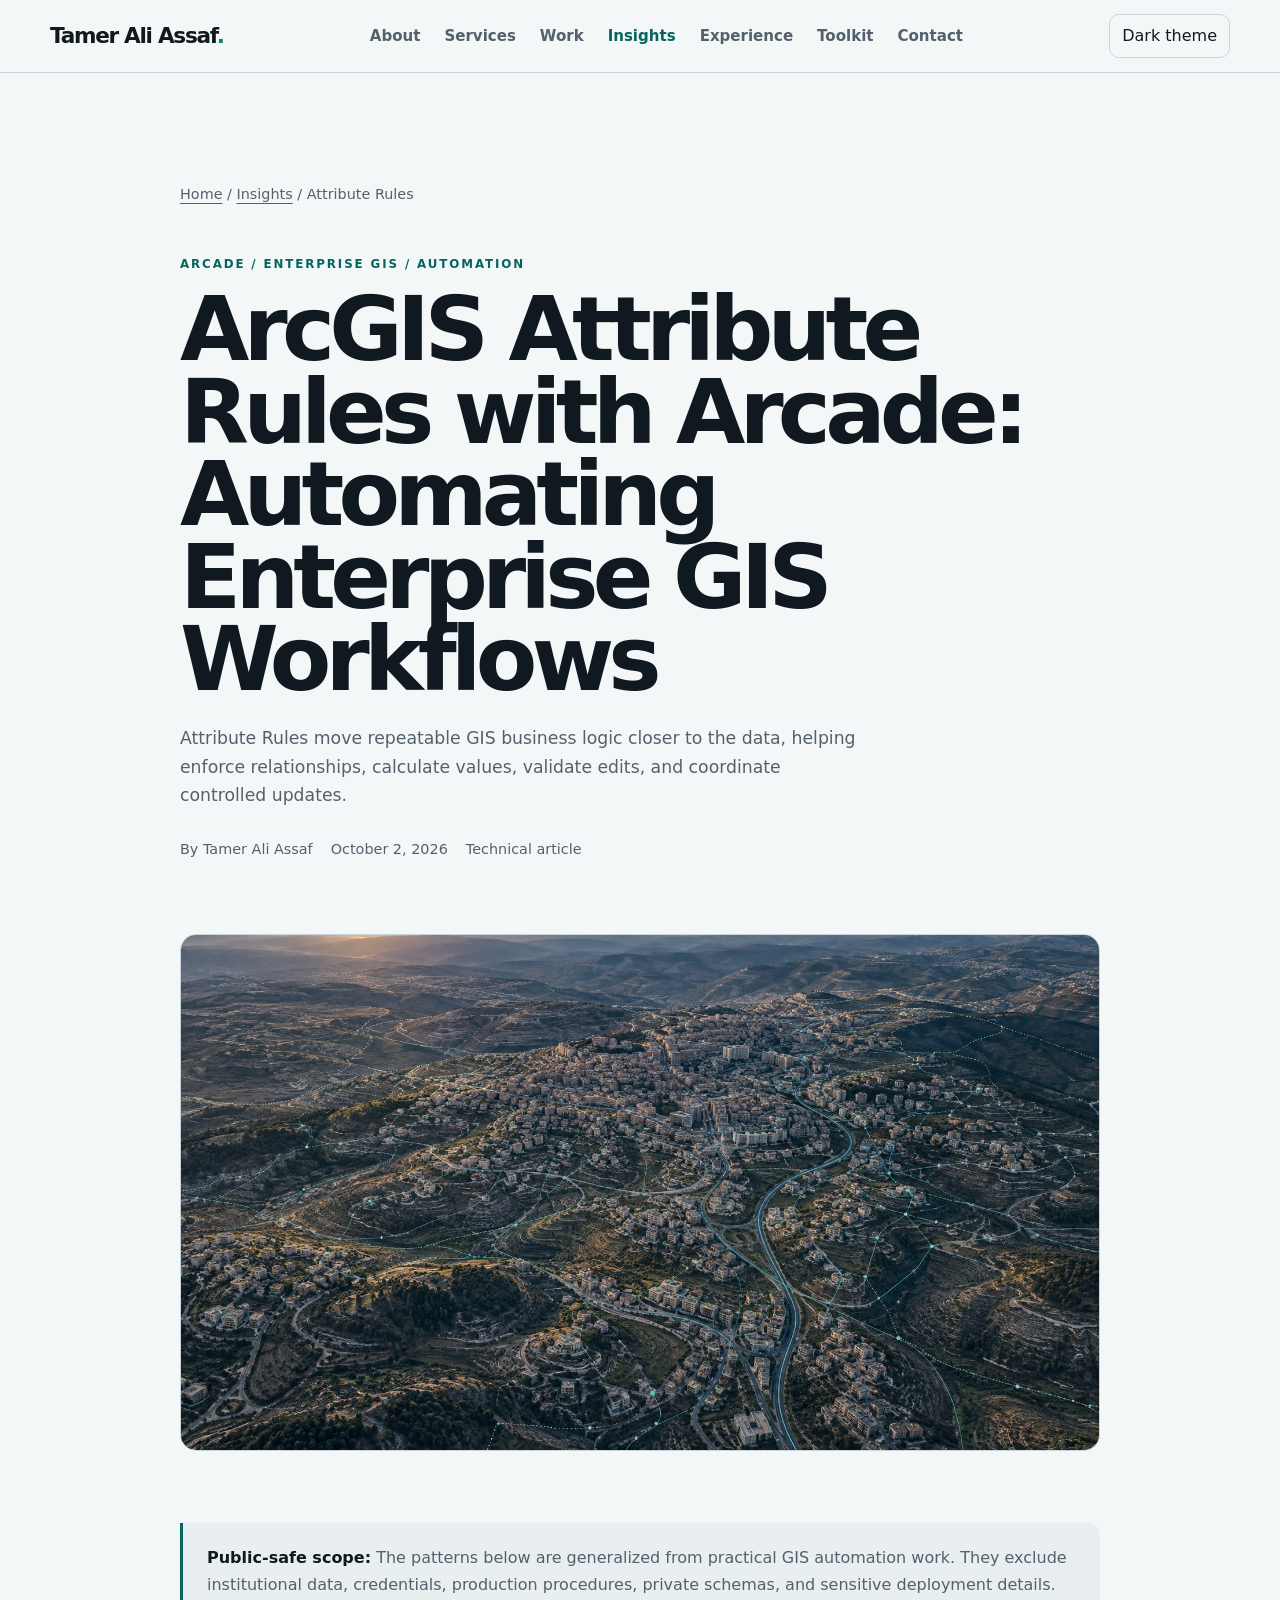
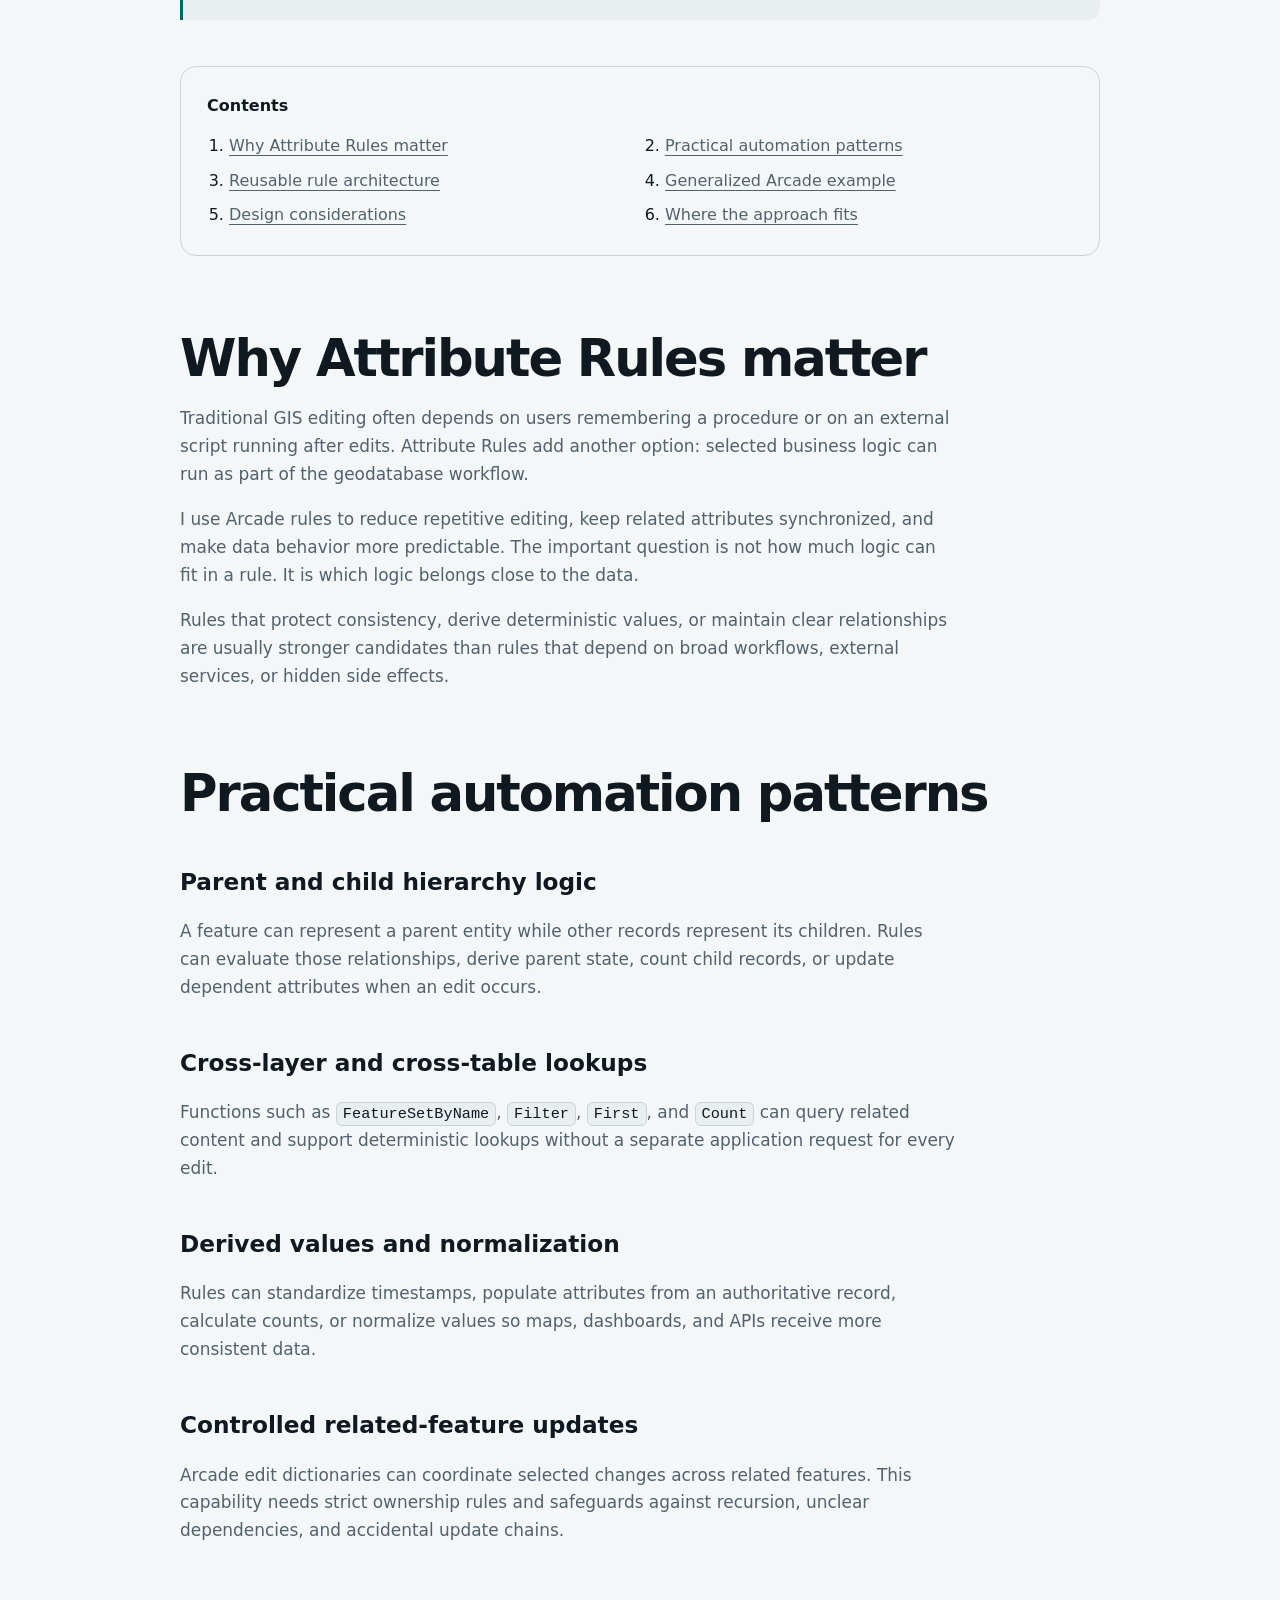
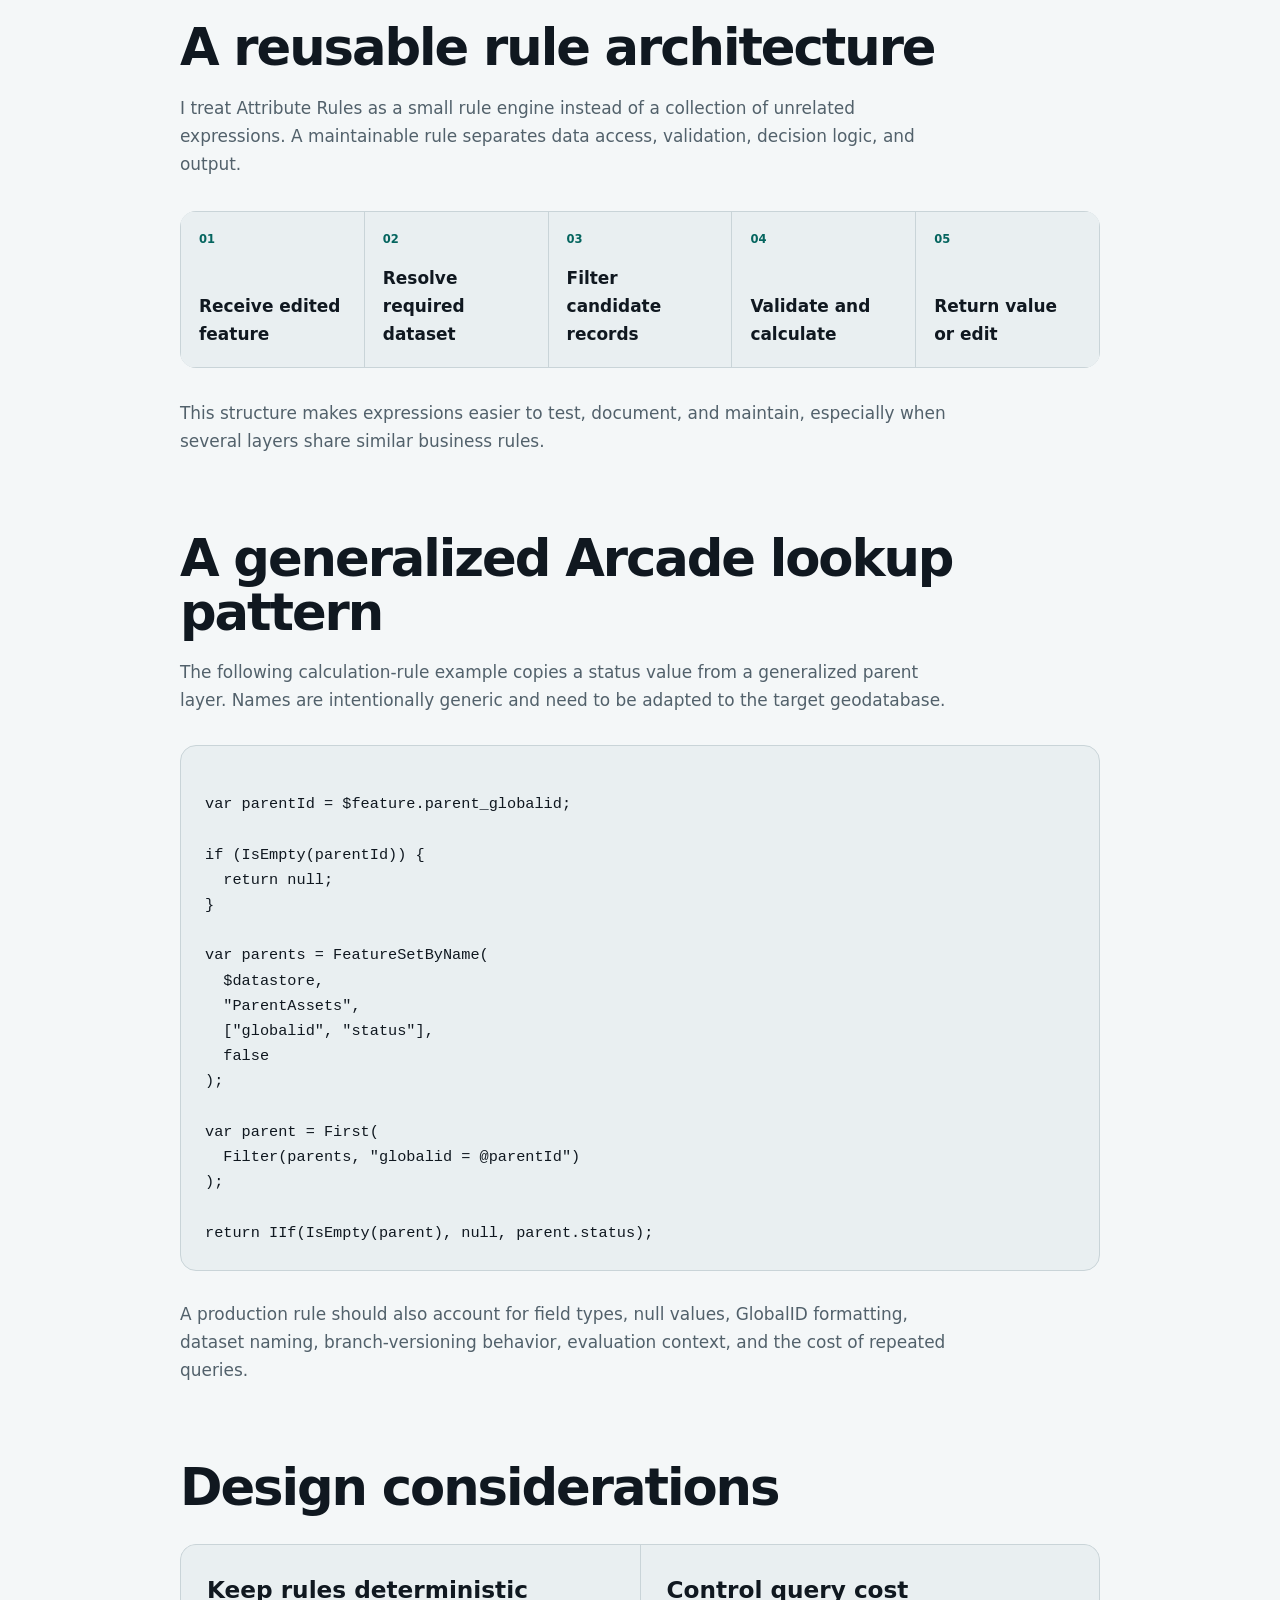
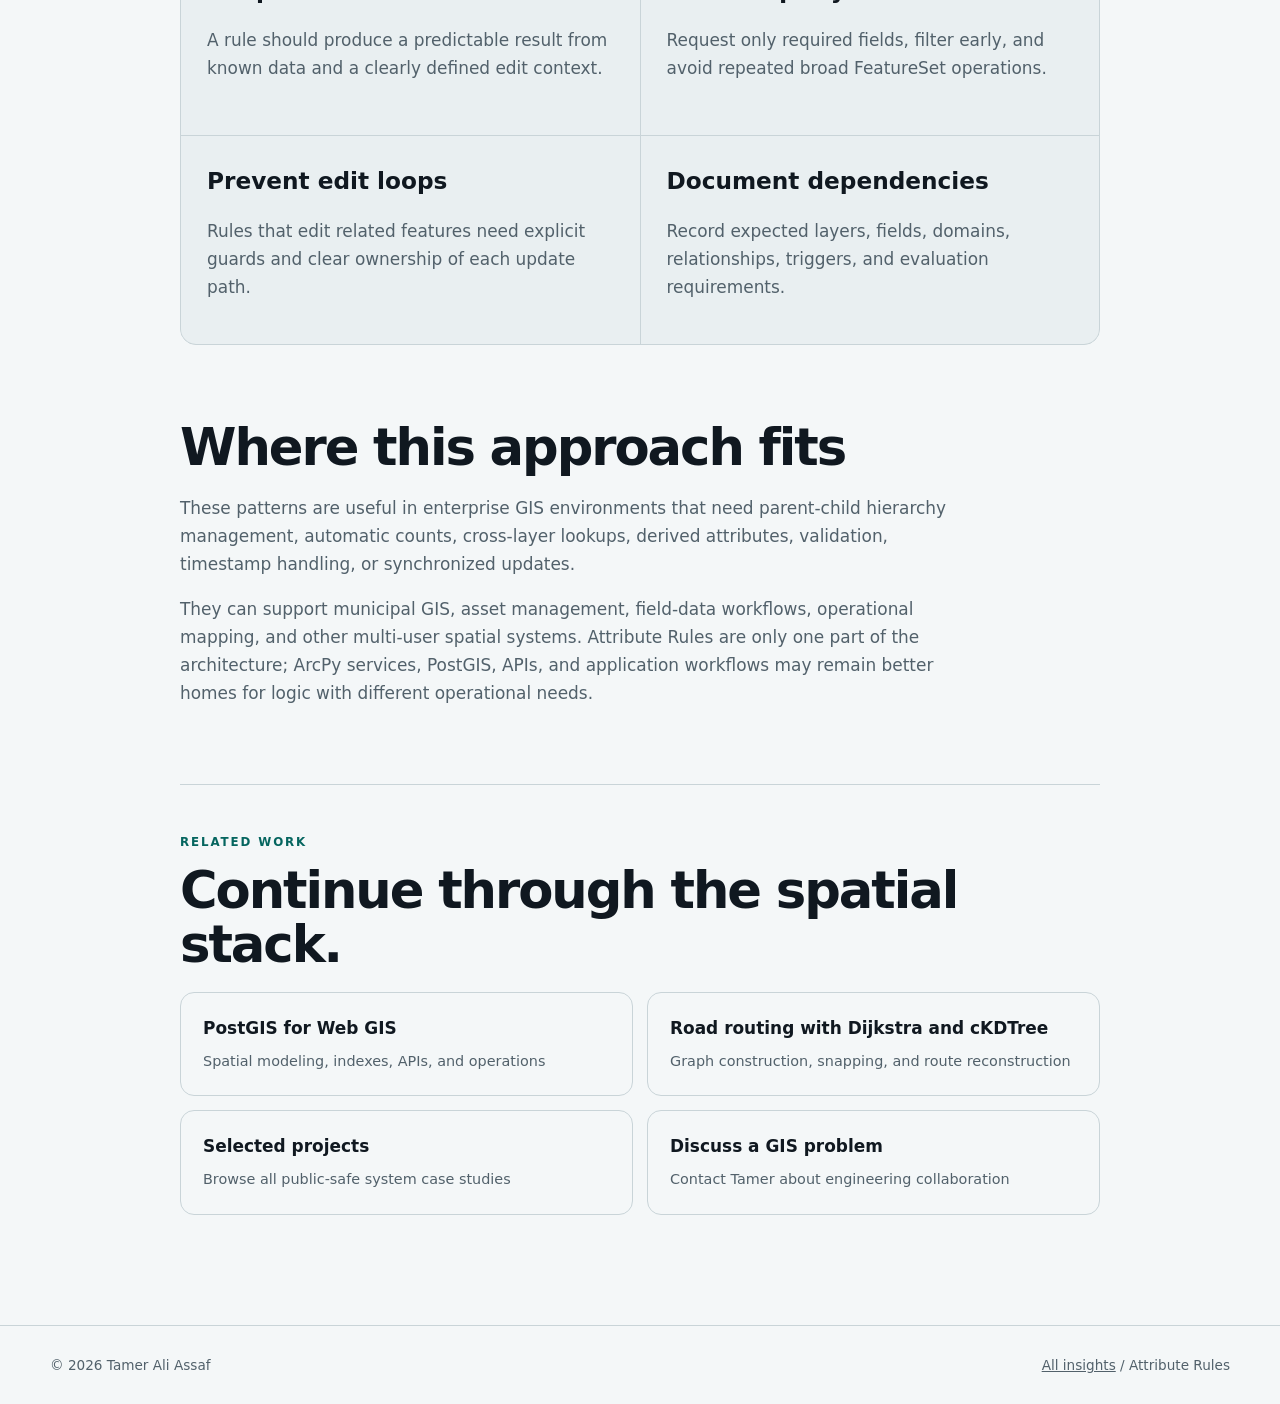
<file: insights/arcgis-attribute-rules-arcade.html>
<!doctype html>
<html lang="en">
  <head>
    <meta charset="UTF-8" />
    <meta name="viewport" content="width=device-width, initial-scale=1.0" />
    <meta
      name="description"
      content="A practical guide to ArcGIS Attribute Rules with Arcade for validation, parent-child logic, cross-layer lookups, derived values, and controlled GIS updates."
    />
    <meta name="author" content="Tamer Ali Assaf" />
    <meta name="theme-color" content="#f4f7f8" />
    <meta property="og:type" content="article" />
    <meta
      property="og:title"
      content="ArcGIS Attribute Rules with Arcade | Tamer Ali Assaf"
    />
    <meta
      property="og:description"
      content="Practical patterns for geodatabase automation using Arcade Attribute Rules."
    />
    <meta
      property="og:image"
      content="https://tamer-assaf2.github.io/assets/images/tamer-assaf-geospatial-systems.jpg"
    />
    <meta
      property="og:url"
      content="https://tamer-assaf2.github.io/insights/arcgis-attribute-rules-arcade.html"
    />
    <meta property="og:site_name" content="Tamer Ali Assaf" />
    <meta property="og:locale" content="en_US" />
    <meta property="article:published_time" content="2026-10-02" />
    <meta property="article:modified_time" content="2026-10-02" />
    <meta property="article:author" content="Tamer Ali Assaf" />
    <meta name="twitter:card" content="summary_large_image" />
    <meta
      name="twitter:title"
      content="ArcGIS Attribute Rules with Arcade | Tamer Ali Assaf"
    />
    <meta
      name="twitter:description"
      content="Practical enterprise GIS automation patterns using Arcade Attribute Rules."
    />
    <meta
      name="twitter:image"
      content="https://tamer-assaf2.github.io/assets/images/tamer-assaf-geospatial-systems.jpg"
    />
    <link
      rel="canonical"
      href="https://tamer-assaf2.github.io/insights/arcgis-attribute-rules-arcade.html"
    />
    <title>ArcGIS Attribute Rules with Arcade | Tamer Ali Assaf</title>
    <link rel="icon" href="../favicon.svg" type="image/svg+xml" />
    <link rel="manifest" href="../site.webmanifest" />
    <link rel="stylesheet" href="../assets/style.css?v=20261016-1" />
    <link rel="stylesheet" href="../assets/insights.css" />
    <script type="application/ld+json">
      {
        "@context": "https://schema.org",
        "@graph": [
          {
            "@type": "TechArticle",
            "headline": "ArcGIS Attribute Rules with Arcade: Automating Enterprise GIS Workflows",
            "description": "A practical guide to geodatabase automation with Arcade Attribute Rules.",
            "image": "https://tamer-assaf2.github.io/assets/images/tamer-assaf-geospatial-systems.jpg",
            "datePublished": "2026-10-02",
            "dateModified": "2026-10-02",
            "inLanguage": "en",
            "mainEntityOfPage": {
              "@type": "WebPage",
              "@id": "https://tamer-assaf2.github.io/insights/arcgis-attribute-rules-arcade.html"
            },
            "author": {
              "@type": "Person",
              "@id": "https://tamer-assaf2.github.io/#person",
              "name": "Tamer Ali Assaf",
              "url": "https://tamer-assaf2.github.io/"
            },
            "publisher": {
              "@type": "Person",
              "@id": "https://tamer-assaf2.github.io/#person",
              "name": "Tamer Ali Assaf"
            },
            "keywords": [
              "ArcGIS Attribute Rules",
              "Arcade",
              "Enterprise GIS",
              "GIS automation",
              "geodatabase",
              "ArcGIS Pro"
            ]
          },
          {
            "@type": "BreadcrumbList",
            "itemListElement": [
              {
                "@type": "ListItem",
                "position": 1,
                "name": "Home",
                "item": "https://tamer-assaf2.github.io/"
              },
              {
                "@type": "ListItem",
                "position": 2,
                "name": "Insights",
                "item": "https://tamer-assaf2.github.io/insights/"
              },
              {
                "@type": "ListItem",
                "position": 3,
                "name": "ArcGIS Attribute Rules with Arcade",
                "item": "https://tamer-assaf2.github.io/insights/arcgis-attribute-rules-arcade.html"
              }
            ]
          }
        ]
      }
    </script>
  </head>
  <body>
    <a class="skip-link" href="#main-content">Skip to content</a>
    <header class="nav-wrap">
      <nav class="nav container" aria-label="Primary navigation">
        <a
          class="brand"
          href="../index.html"
          aria-label="Tamer Ali Assaf, portfolio home"
          >Tamer Ali Assaf<span>.</span></a
        >
        <div class="nav-actions">
          <button
            class="theme-toggle"
            type="button"
            aria-label="Switch color theme"
          >
            Theme
          </button>
          <button
            class="menu-btn"
            type="button"
            aria-expanded="false"
            aria-controls="nav-links"
          >
            Menu
          </button>
        </div>
        <div class="nav-links" id="nav-links">
          <a href="../index.html#about">About</a>
          <a href="../services/">Services</a>
          <a href="../projects/">Work</a>
          <a href="./" aria-current="page">Insights</a>
          <a href="../index.html#experience">Experience</a>
          <a href="../index.html#tools">Toolkit</a>
          <a href="../index.html#contact">Contact</a>
        </div>
      </nav>
    </header>

    <main id="main-content" class="insights-main">
      <article class="article-layout">
        <nav class="breadcrumb" aria-label="Breadcrumb">
          <a href="../index.html">Home</a> / <a href="./">Insights</a> /
          Attribute Rules
        </nav>

        <header class="article-header reveal">
          <p class="section-kicker">ARCADE / ENTERPRISE GIS / AUTOMATION</p>
          <h1>
            ArcGIS Attribute Rules with Arcade: Automating Enterprise GIS
            Workflows
          </h1>
          <p class="lead">
            Attribute Rules move repeatable GIS business logic closer to the
            data, helping enforce relationships, calculate values, validate
            edits, and coordinate controlled updates.
          </p>
          <div class="article-meta">
            <span>By Tamer Ali Assaf</span>
            <time datetime="2026-10-02">October 2, 2026</time>
            <span>Technical article</span>
          </div>
        </header>

        <figure class="article-cover reveal">
          <img
            src="../assets/images/tamer-assaf-geospatial-systems.jpg"
            alt="Aerial terrain with geospatial network and routing overlays"
            width="1586"
            height="992"
            fetchpriority="high"
          />
        </figure>

        <div class="article-note">
          <strong>Public-safe scope:</strong> The patterns below are generalized
          from practical GIS automation work. They exclude institutional data,
          credentials, production procedures, private schemas, and sensitive
          deployment details.
        </div>

        <nav class="article-toc" aria-label="Article contents">
          <strong>Contents</strong>
          <ol>
            <li><a href="#why">Why Attribute Rules matter</a></li>
            <li><a href="#patterns">Practical automation patterns</a></li>
            <li><a href="#architecture">Reusable rule architecture</a></li>
            <li><a href="#example">Generalized Arcade example</a></li>
            <li><a href="#design">Design considerations</a></li>
            <li><a href="#applications">Where the approach fits</a></li>
          </ol>
        </nav>

        <div class="article-body">
          <h2 id="why">Why Attribute Rules matter</h2>
          <p>
            Traditional GIS editing often depends on users remembering a
            procedure or on an external script running after edits. Attribute
            Rules add another option: selected business logic can run as part of
            the geodatabase workflow.
          </p>
          <p>
            I use Arcade rules to reduce repetitive editing, keep related
            attributes synchronized, and make data behavior more predictable.
            The important question is not how much logic can fit in a rule. It
            is which logic belongs close to the data.
          </p>
          <p>
            Rules that protect consistency, derive deterministic values, or
            maintain clear relationships are usually stronger candidates than
            rules that depend on broad workflows, external services, or hidden
            side effects.
          </p>

          <h2 id="patterns">Practical automation patterns</h2>
          <h3>Parent and child hierarchy logic</h3>
          <p>
            A feature can represent a parent entity while other records
            represent its children. Rules can evaluate those relationships,
            derive parent state, count child records, or update dependent
            attributes when an edit occurs.
          </p>

          <h3>Cross-layer and cross-table lookups</h3>
          <p>
            Functions such as <code>FeatureSetByName</code>,
            <code>Filter</code>, <code>First</code>, and <code>Count</code> can
            query related content and support deterministic lookups without a
            separate application request for every edit.
          </p>

          <h3>Derived values and normalization</h3>
          <p>
            Rules can standardize timestamps, populate attributes from an
            authoritative record, calculate counts, or normalize values so maps,
            dashboards, and APIs receive more consistent data.
          </p>

          <h3>Controlled related-feature updates</h3>
          <p>
            Arcade edit dictionaries can coordinate selected changes across
            related features. This capability needs strict ownership rules and
            safeguards against recursion, unclear dependencies, and accidental
            update chains.
          </p>

          <h2 id="architecture">A reusable rule architecture</h2>
          <p>
            I treat Attribute Rules as a small rule engine instead of a
            collection of unrelated expressions. A maintainable rule separates
            data access, validation, decision logic, and output.
          </p>
          <ol class="process-flow" aria-label="Reusable Attribute Rule flow">
            <li><span>01</span><strong>Receive edited feature</strong></li>
            <li><span>02</span><strong>Resolve required dataset</strong></li>
            <li><span>03</span><strong>Filter candidate records</strong></li>
            <li><span>04</span><strong>Validate and calculate</strong></li>
            <li><span>05</span><strong>Return value or edit</strong></li>
          </ol>
          <p>
            This structure makes expressions easier to test, document, and
            maintain, especially when several layers share similar business
            rules.
          </p>

          <h2 id="example">A generalized Arcade lookup pattern</h2>
          <p>
            The following calculation-rule example copies a status value from a
            generalized parent layer. Names are intentionally generic and need
            to be adapted to the target geodatabase.
          </p>
          <pre><code>var parentId = $feature.parent_globalid;

if (IsEmpty(parentId)) {
  return null;
}

var parents = FeatureSetByName(
  $datastore,
  "ParentAssets",
  ["globalid", "status"],
  false
);

var parent = First(
  Filter(parents, "globalid = @parentId")
);

return IIf(IsEmpty(parent), null, parent.status);</code></pre>
          <p>
            A production rule should also account for field types, null values,
            GlobalID formatting, dataset naming, branch-versioning behavior,
            evaluation context, and the cost of repeated queries.
          </p>

          <h2 id="design">Design considerations</h2>
          <div class="article-checks">
            <section>
              <h3>Keep rules deterministic</h3>
              <p>
                A rule should produce a predictable result from known data and a
                clearly defined edit context.
              </p>
            </section>
            <section>
              <h3>Control query cost</h3>
              <p>
                Request only required fields, filter early, and avoid repeated
                broad FeatureSet operations.
              </p>
            </section>
            <section>
              <h3>Prevent edit loops</h3>
              <p>
                Rules that edit related features need explicit guards and clear
                ownership of each update path.
              </p>
            </section>
            <section>
              <h3>Document dependencies</h3>
              <p>
                Record expected layers, fields, domains, relationships,
                triggers, and evaluation requirements.
              </p>
            </section>
          </div>

          <h2 id="applications">Where this approach fits</h2>
          <p>
            These patterns are useful in enterprise GIS environments that need
            parent-child hierarchy management, automatic counts, cross-layer
            lookups, derived attributes, validation, timestamp handling, or
            synchronized updates.
          </p>
          <p>
            They can support municipal GIS, asset management, field-data
            workflows, operational mapping, and other multi-user spatial
            systems. Attribute Rules are only one part of the architecture;
            ArcPy services, PostGIS, APIs, and application workflows may remain
            better homes for logic with different operational needs.
          </p>

          <section class="article-related" aria-labelledby="related-title">
            <p class="section-kicker">RELATED WORK</p>
            <h2 id="related-title">Continue through the spatial stack.</h2>
            <div class="article-related-links">
              <a href="postgis-web-gis-spatial-applications.html"
                ><strong>PostGIS for Web GIS</strong
                ><span>Spatial modeling, indexes, APIs, and operations</span></a
              >
              <a href="road-routing-dijkstra-ckdtree.html"
                ><strong>Road routing with Dijkstra and cKDTree</strong
                ><span
                  >Graph construction, snapping, and route reconstruction</span
                ></a
              >
              <a href="../projects/"
                ><strong>Selected projects</strong
                ><span>Browse all public-safe system case studies</span></a
              >
              <a href="../index.html#contact"
                ><strong>Discuss a GIS problem</strong
                ><span>Contact Tamer about engineering collaboration</span></a
              >
            </div>
          </section>
        </div>
      </article>
    </main>

    <footer>
      <div class="container footer-inner">
        <span>© <span id="year"></span> Tamer Ali Assaf</span
        ><span><a href="./">All insights</a> / Attribute Rules</span>
      </div>
    </footer>
    <script src="../assets/script.js"></script>
  </body>
</html>
</file>
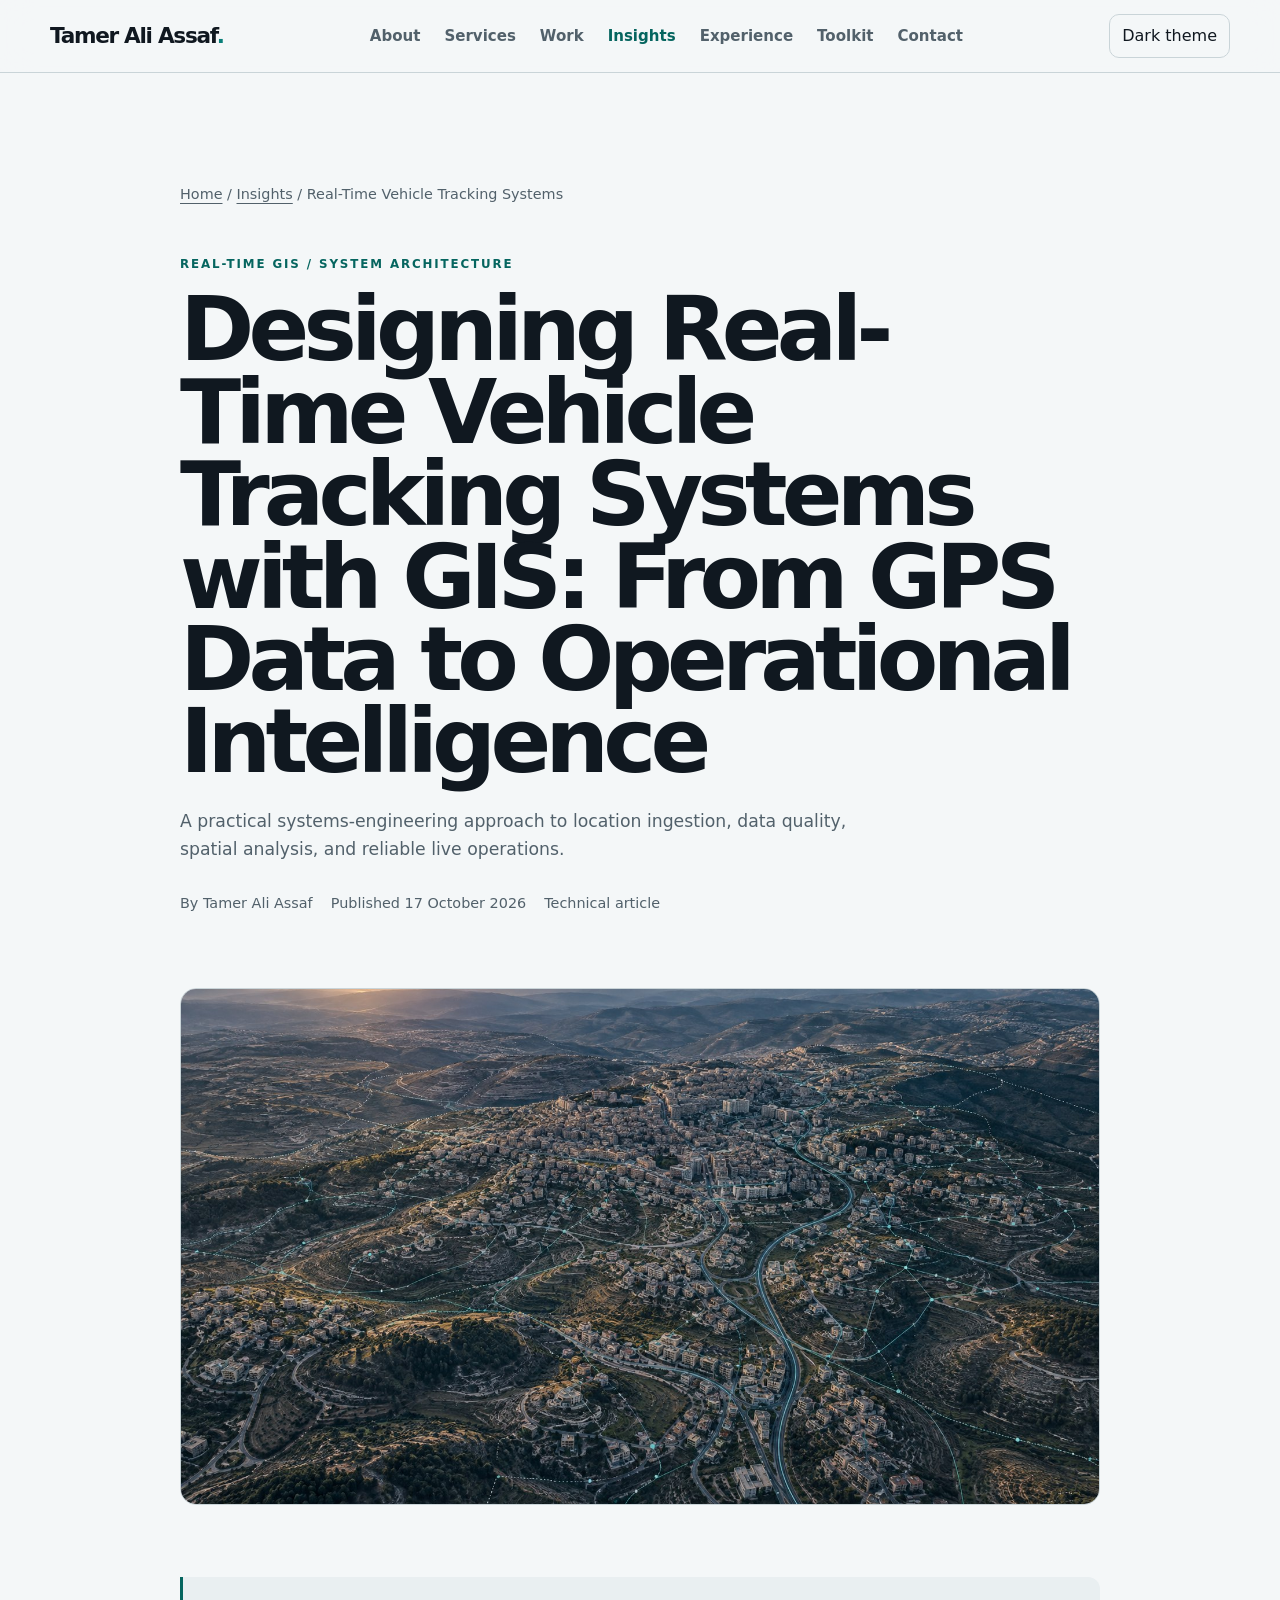
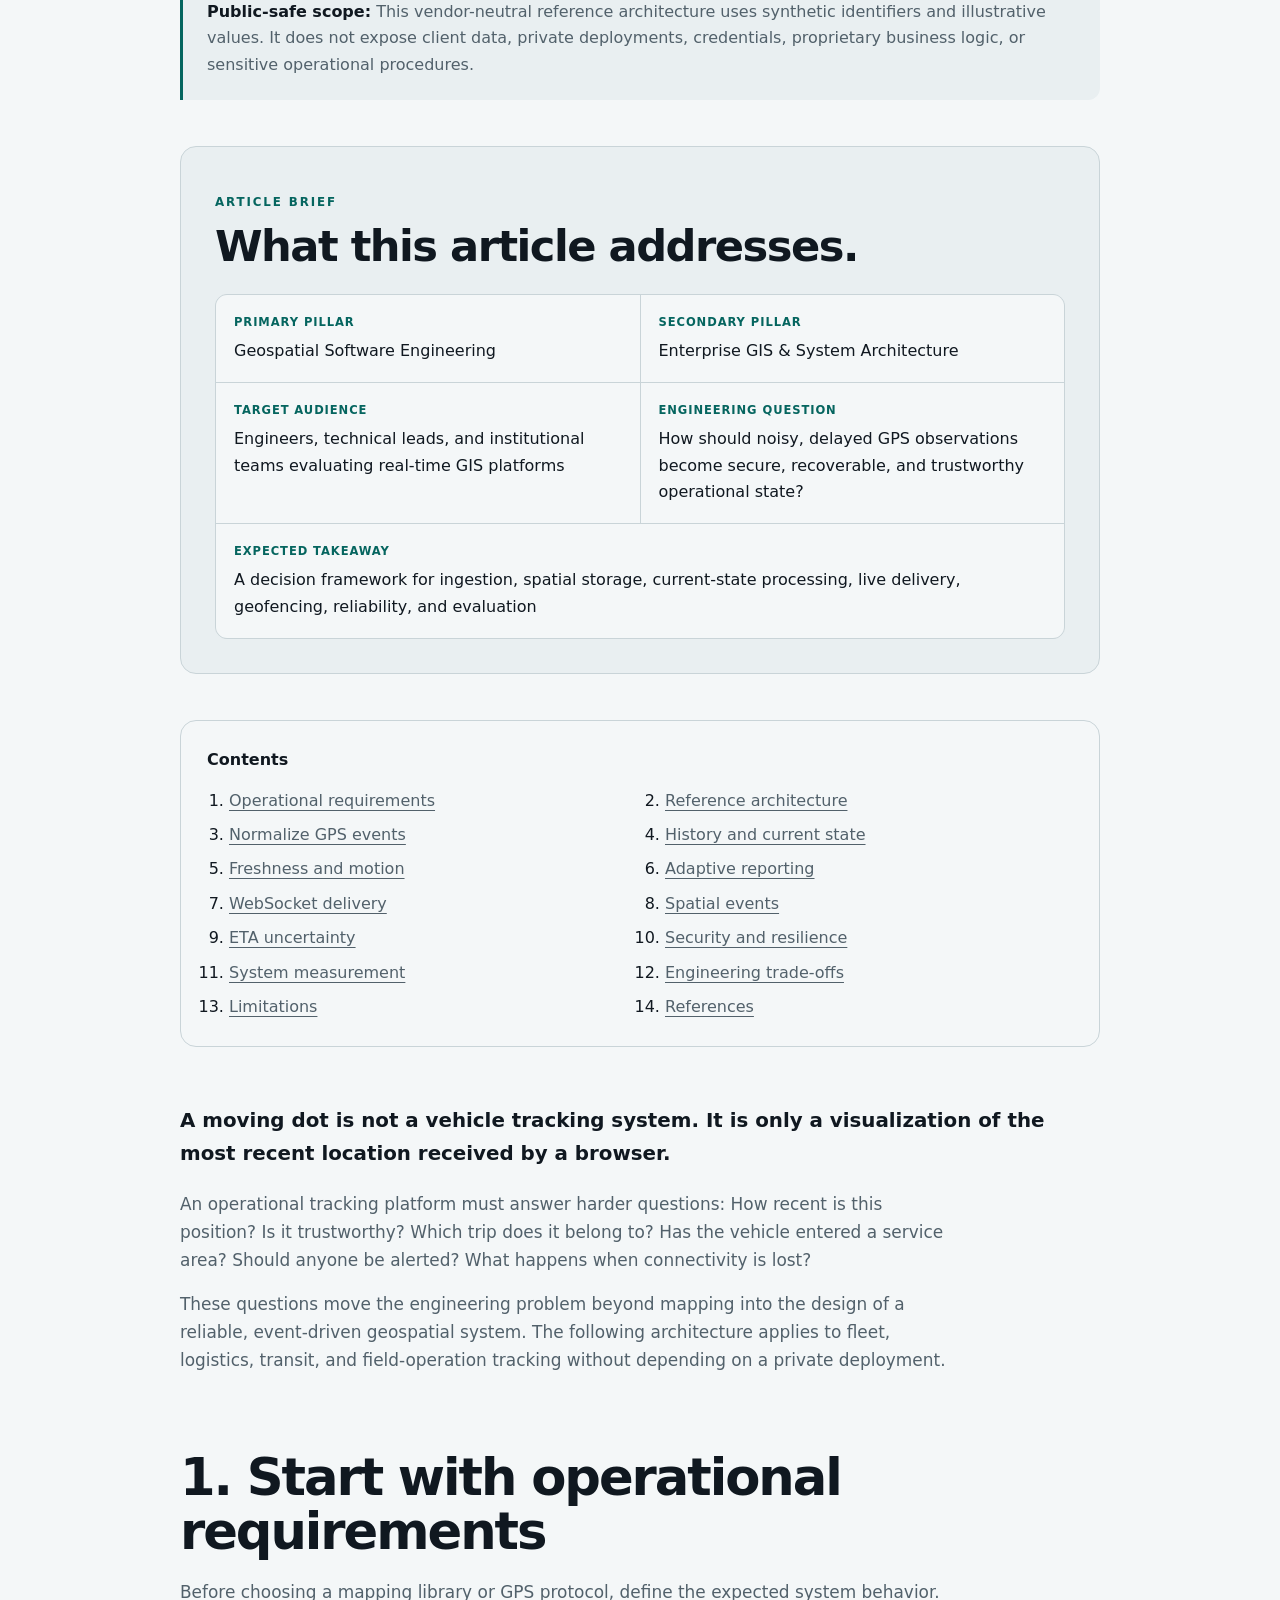
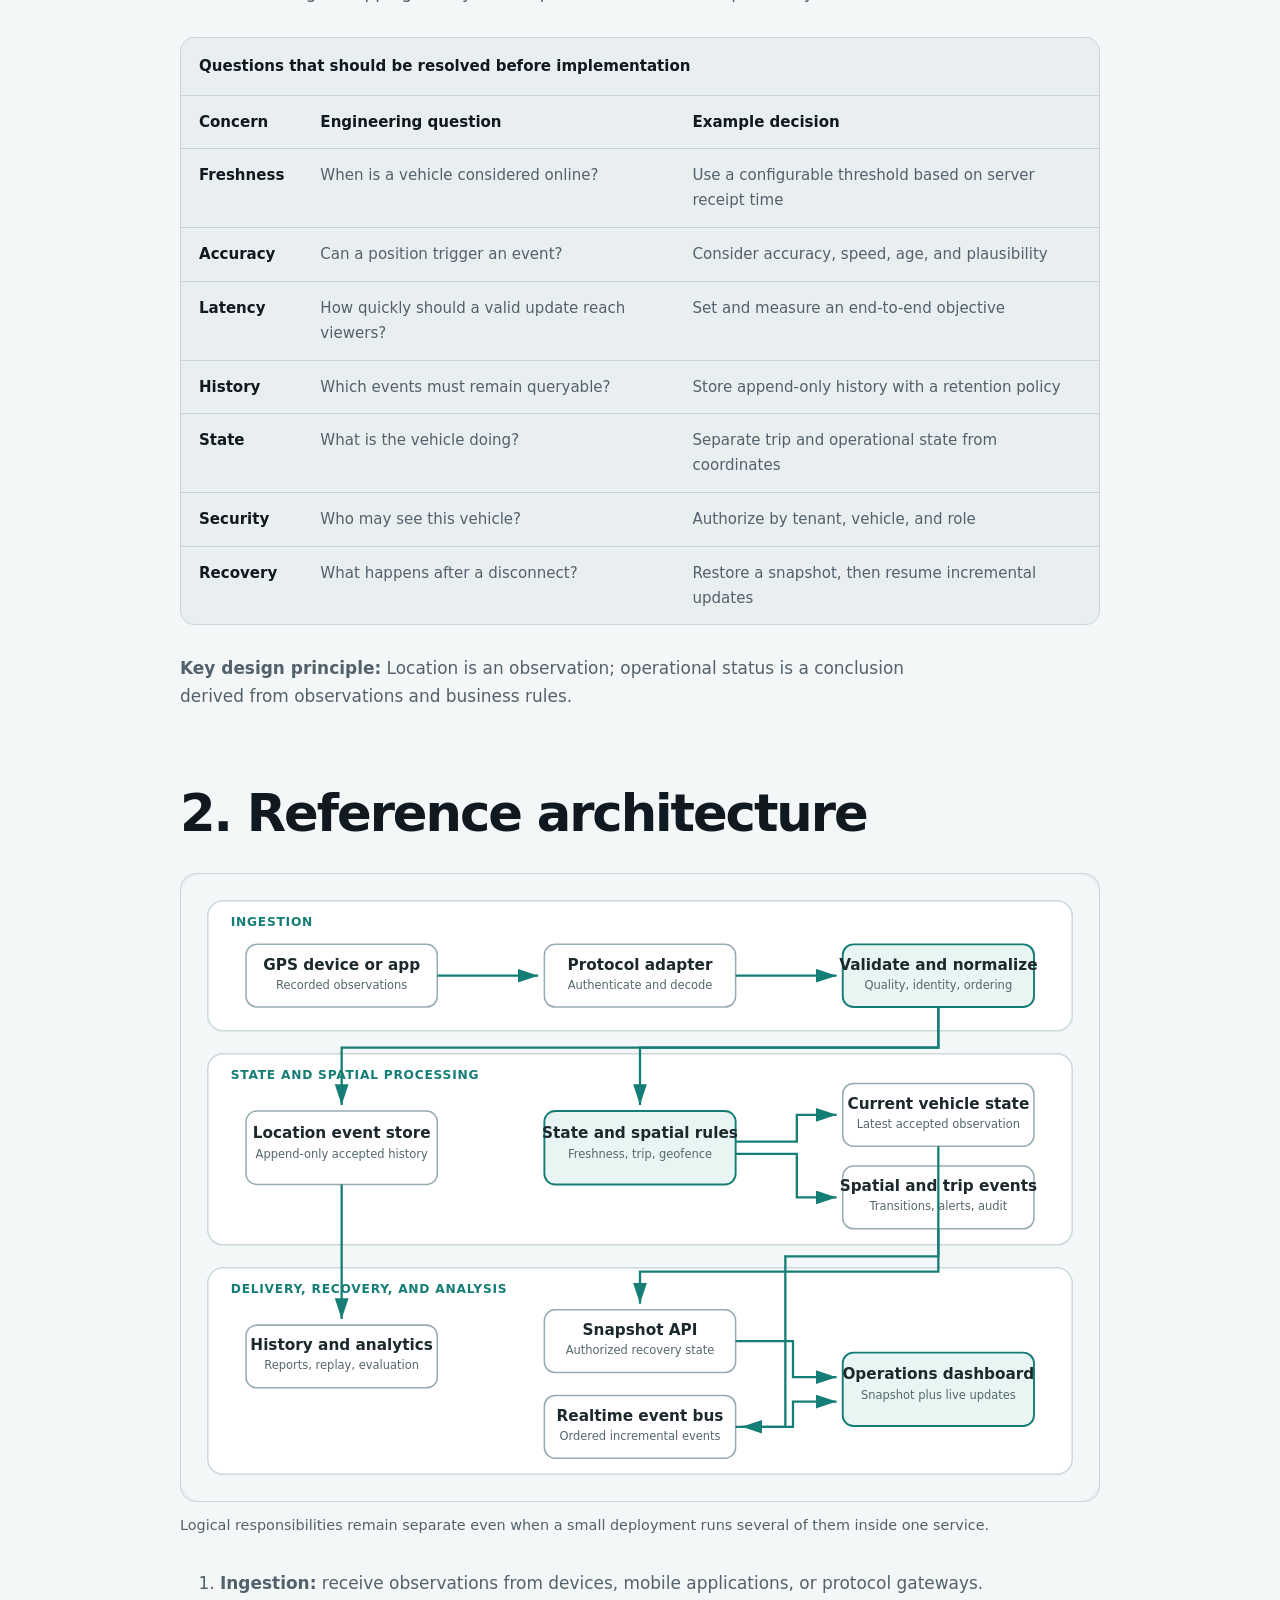
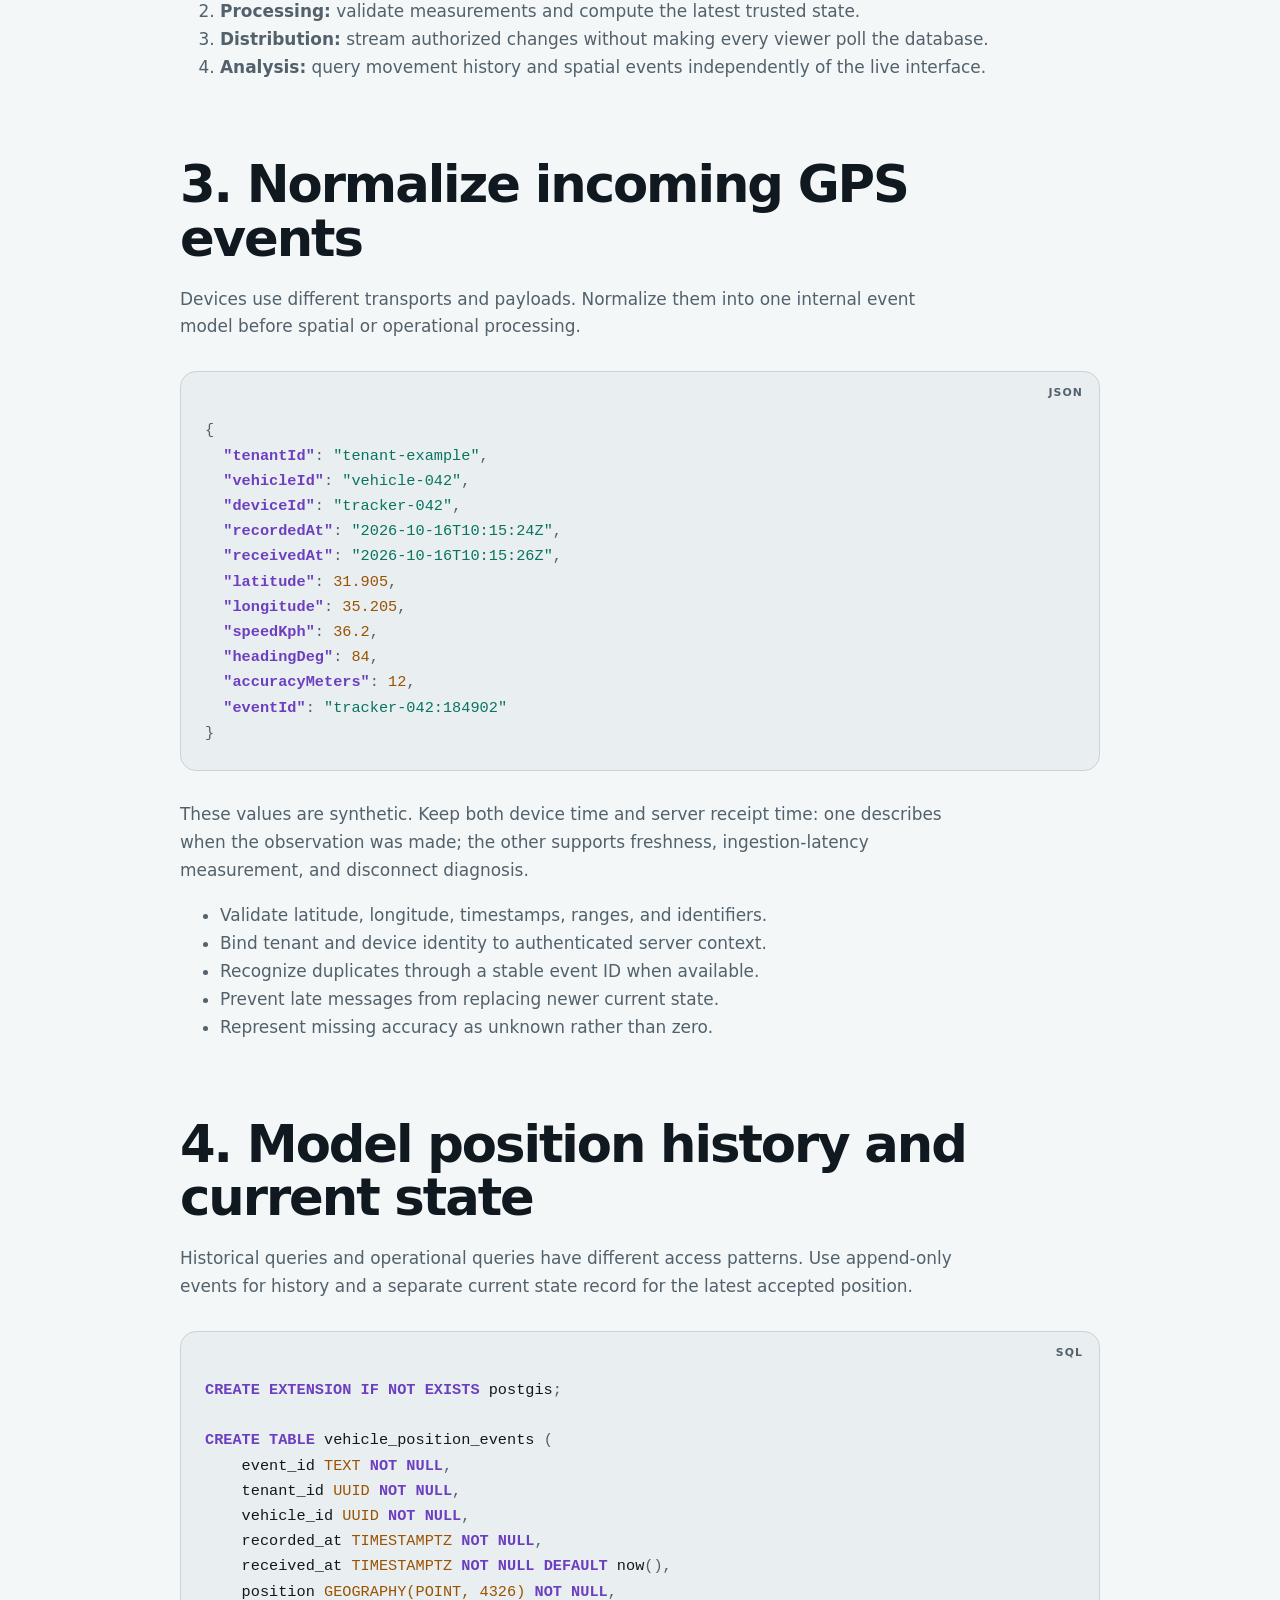
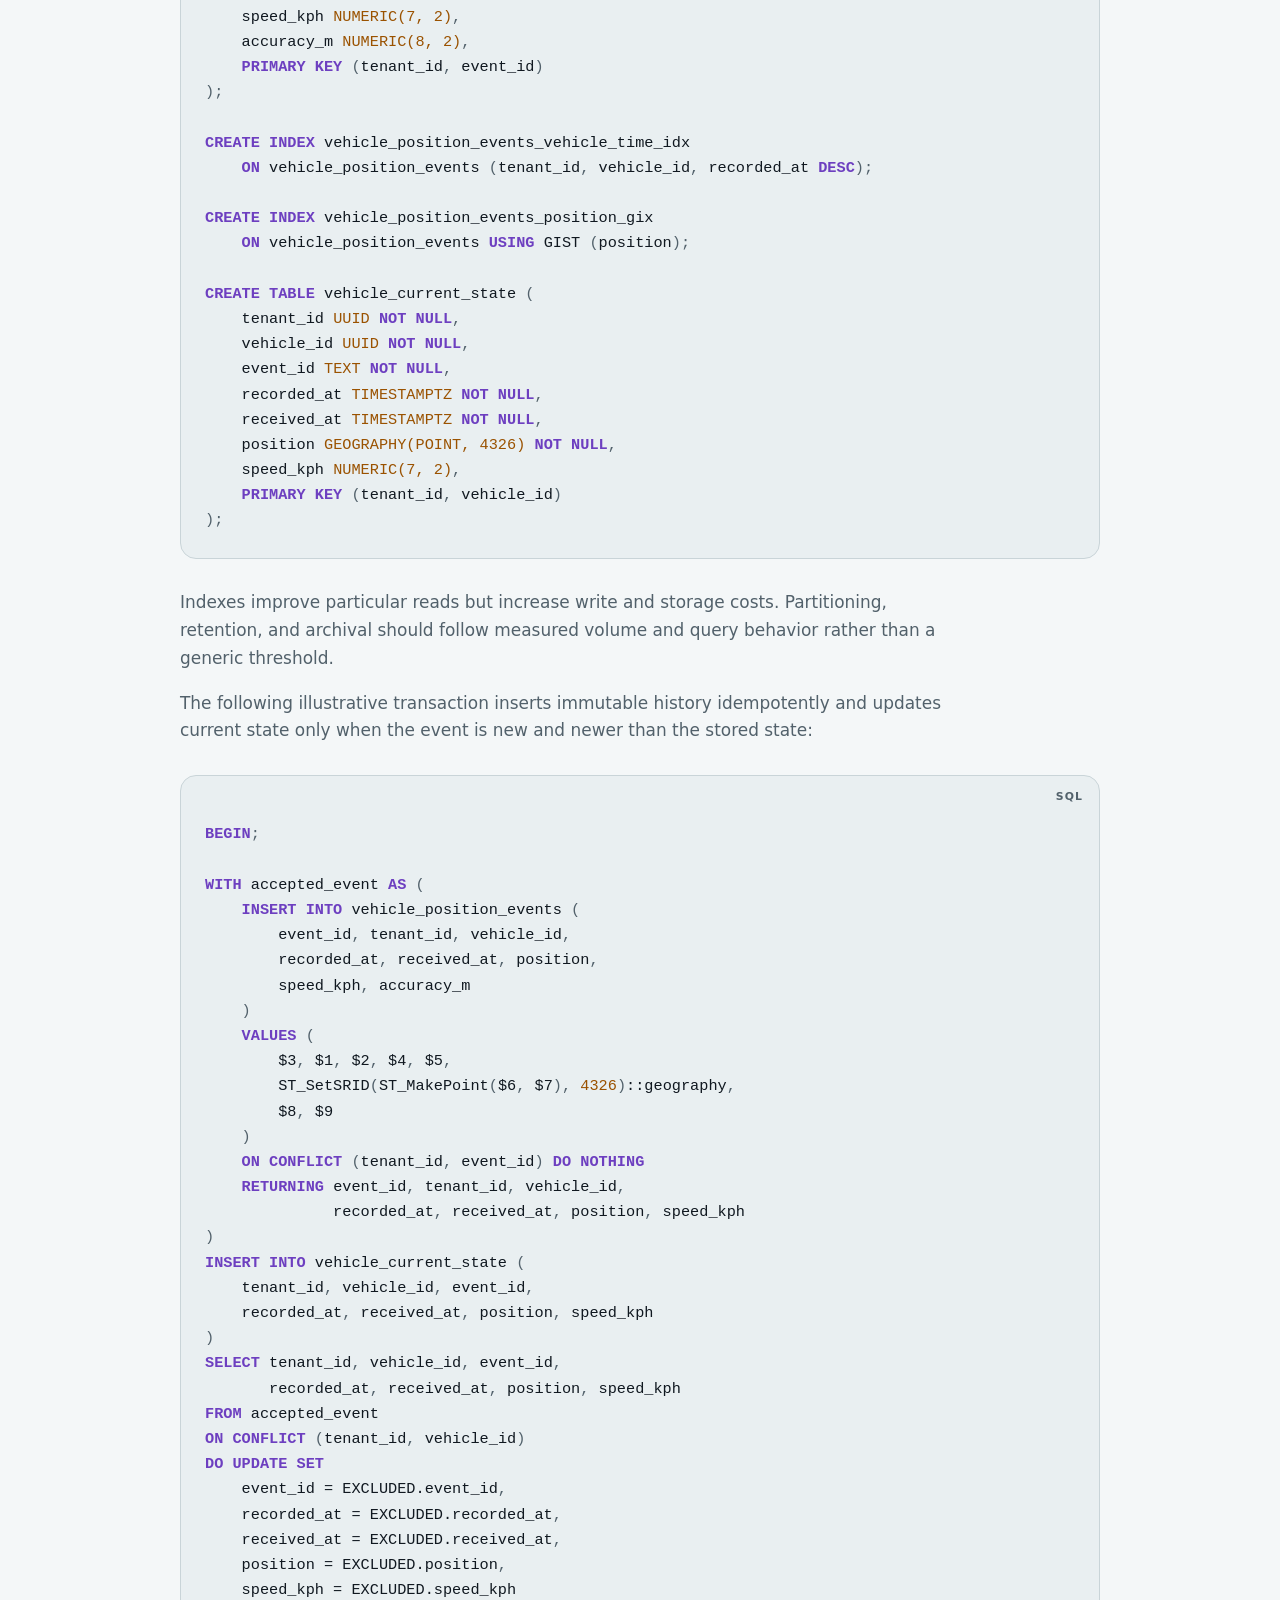
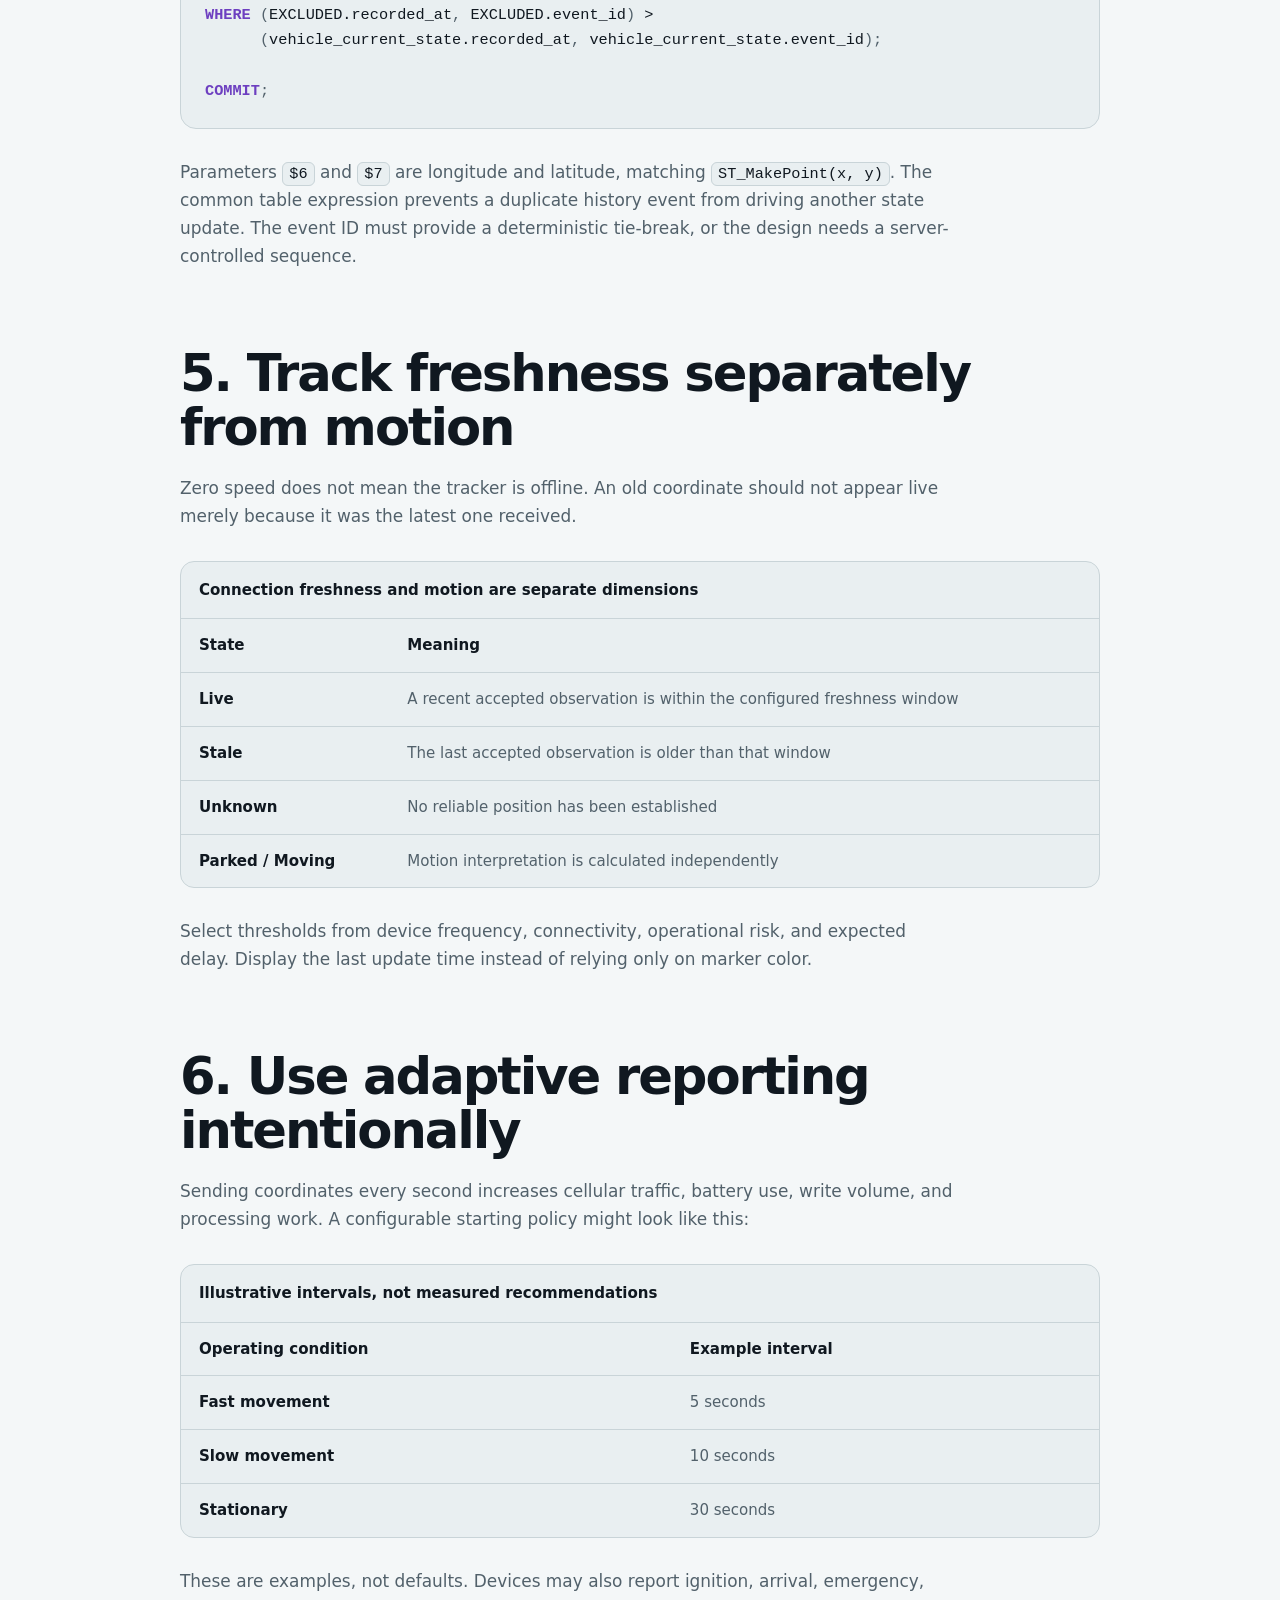
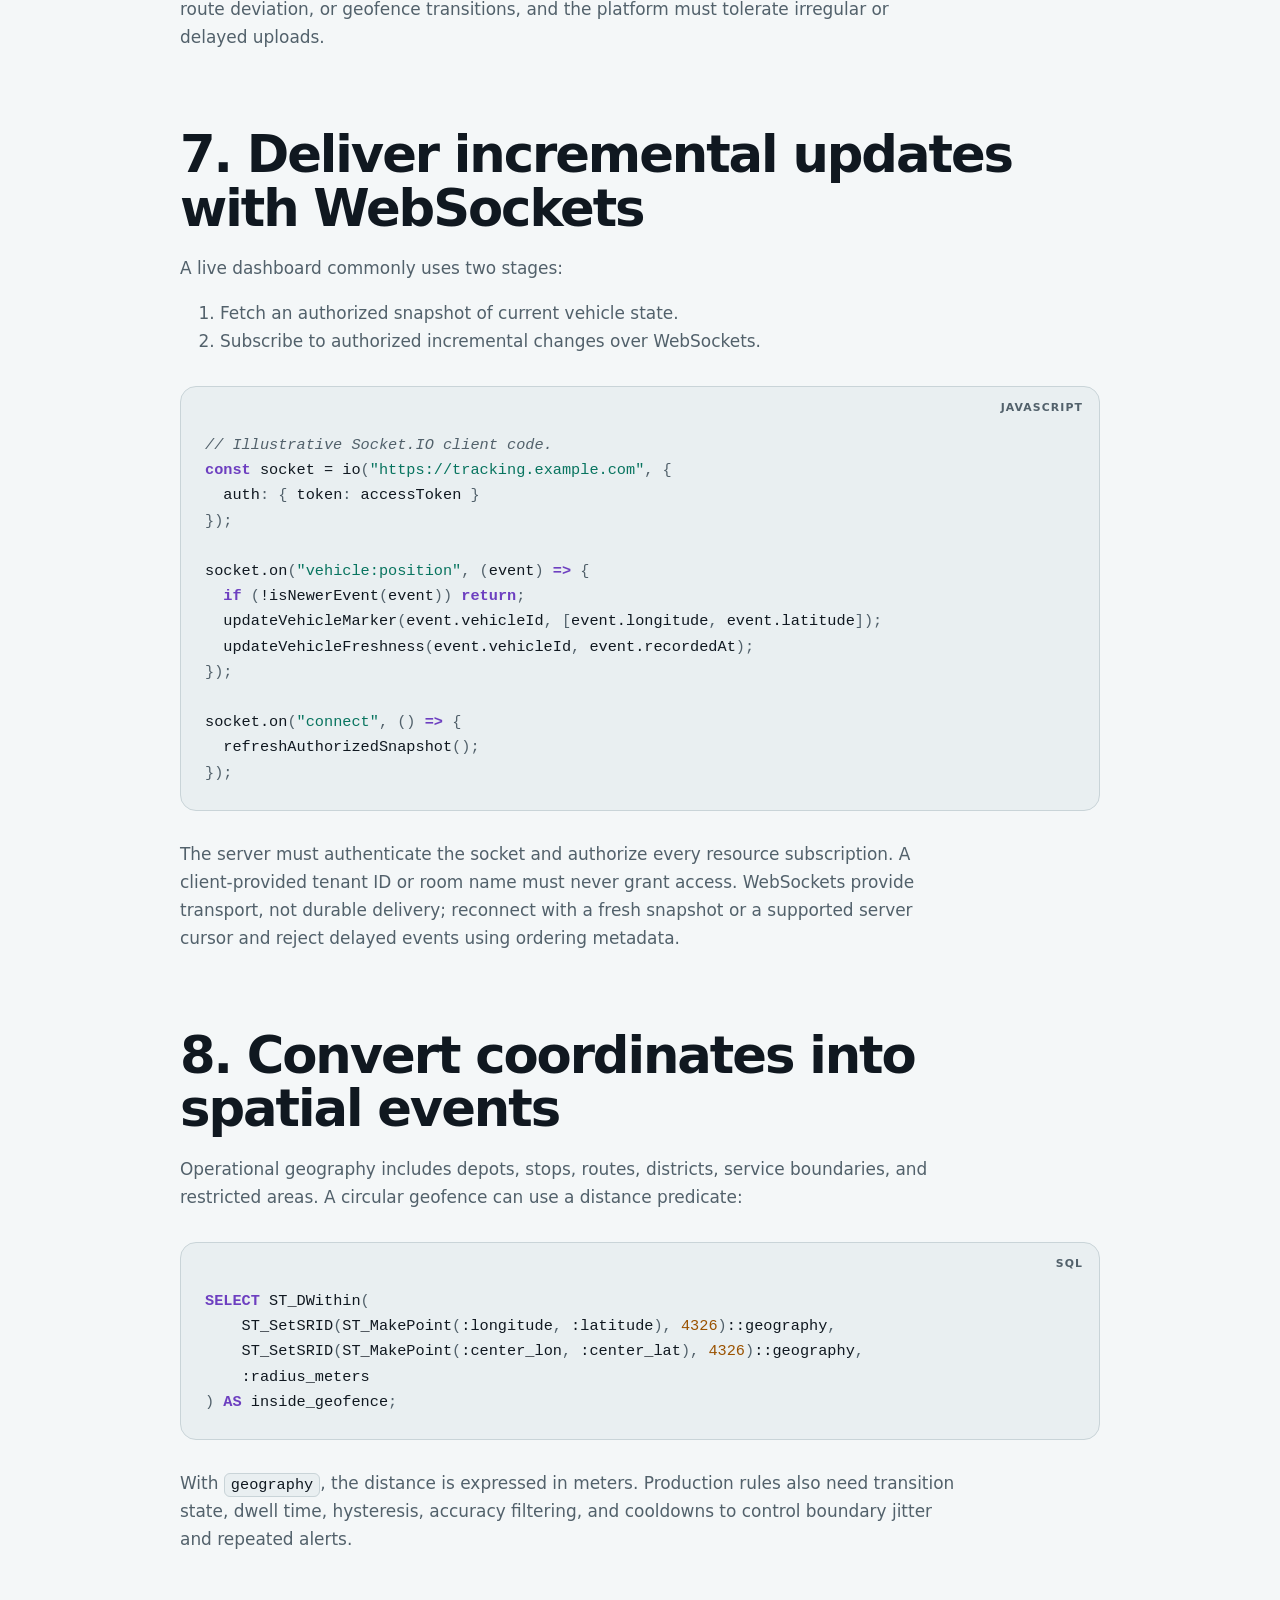
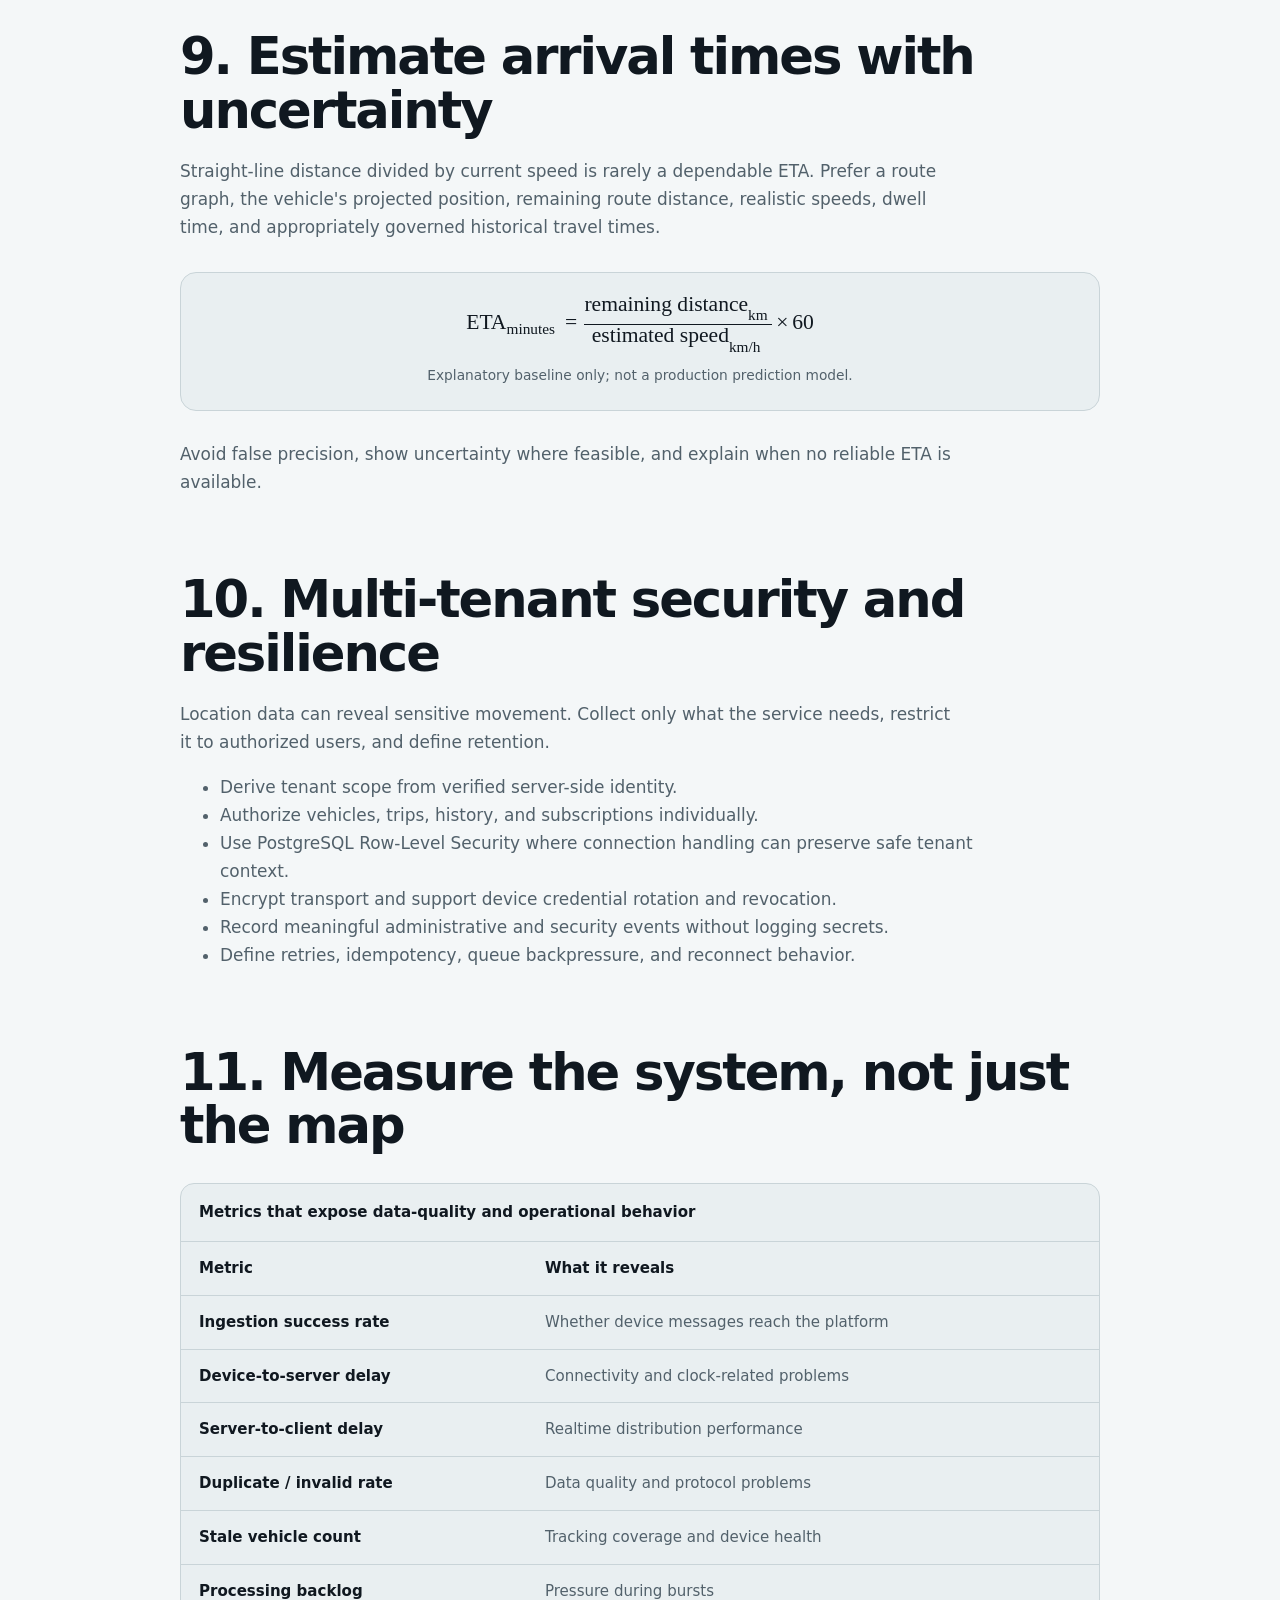
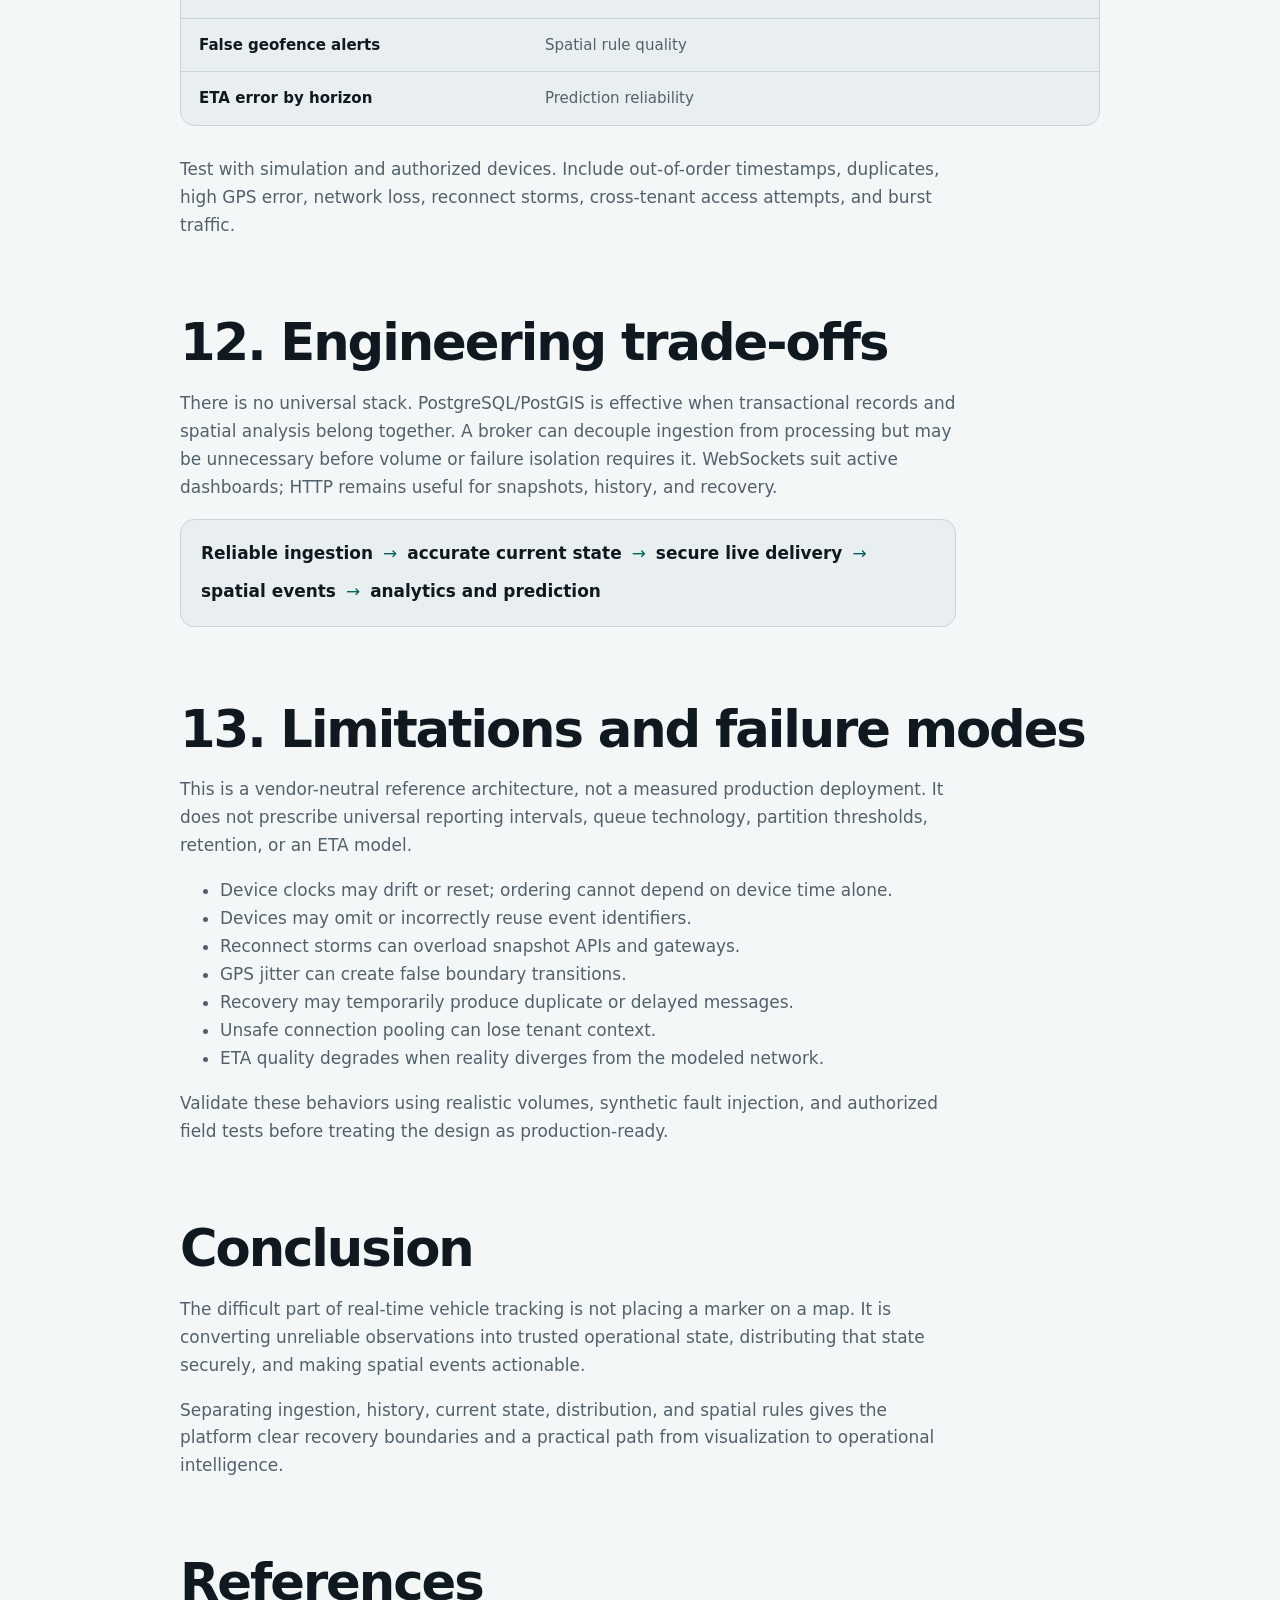
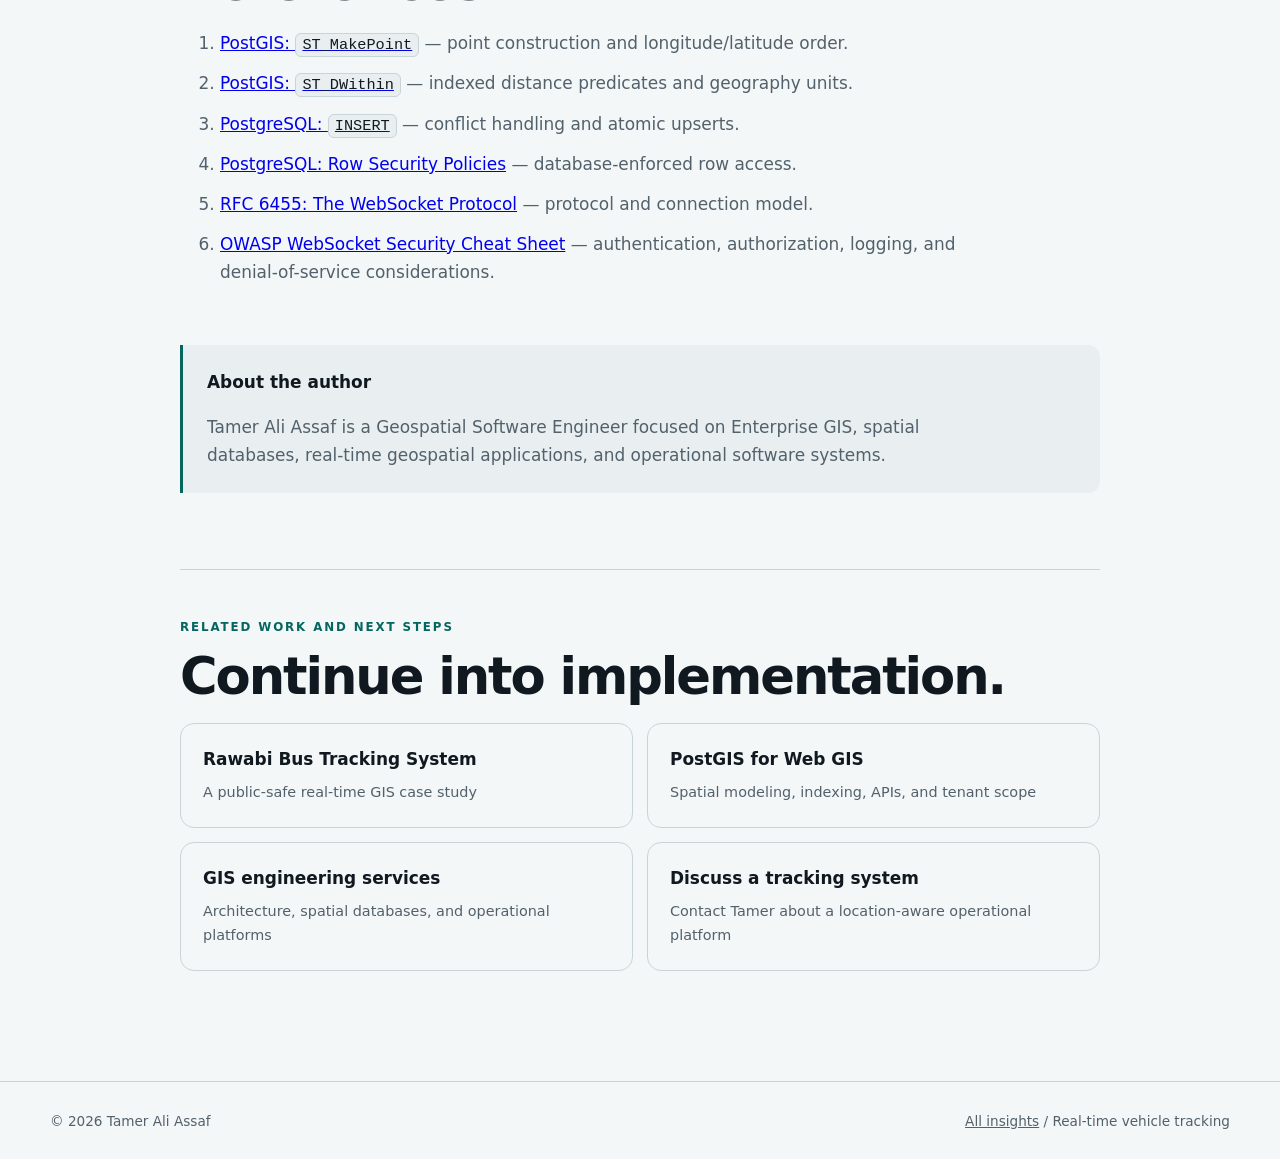
<file: insights/designing-real-time-vehicle-tracking-systems-with-gis.html>
<!doctype html>
<html lang="en">
  <head>
    <meta charset="UTF-8" />
    <meta name="viewport" content="width=device-width, initial-scale=1.0" />
    <meta
      name="description"
      content="A practical guide to GPS ingestion, PostGIS storage, WebSocket updates, trip state, geofencing, ETAs, security, and reliable vehicle-tracking operations."
    />
    <meta name="author" content="Tamer Ali Assaf" />
    <meta name="robots" content="index, follow" />
    <meta name="theme-color" content="#f4f7f8" />
    <meta property="og:type" content="article" />
    <meta
      property="og:title"
      content="Designing Real-Time Vehicle Tracking Systems with GIS | Tamer Ali Assaf"
    />
    <meta
      property="og:description"
      content="How to turn noisy GPS observations into secure, recoverable, and trustworthy operational state."
    />
    <meta
      property="og:image"
      content="https://tamer-assaf2.github.io/assets/images/tamer-assaf-geospatial-systems.jpg"
    />
    <meta
      property="og:url"
      content="https://tamer-assaf2.github.io/insights/designing-real-time-vehicle-tracking-systems-with-gis.html"
    />
    <meta property="og:site_name" content="Tamer Ali Assaf" />
    <meta property="og:locale" content="en_US" />
    <meta property="article:author" content="Tamer Ali Assaf" />
    <meta property="article:published_time" content="2026-10-17" />
    <meta name="twitter:card" content="summary_large_image" />
    <meta
      name="twitter:title"
      content="Designing Real-Time Vehicle Tracking Systems with GIS"
    />
    <meta
      name="twitter:description"
      content="A reference architecture for GPS ingestion, spatial state, secure live delivery, geofencing, reliability, and evaluation."
    />
    <meta
      name="twitter:image"
      content="https://tamer-assaf2.github.io/assets/images/tamer-assaf-geospatial-systems.jpg"
    />
    <link
      rel="canonical"
      href="https://tamer-assaf2.github.io/insights/designing-real-time-vehicle-tracking-systems-with-gis.html"
    />
    <title>
      Designing Real-Time Vehicle Tracking Systems with GIS | Tamer Ali Assaf
    </title>
    <link rel="icon" href="../favicon.svg" type="image/svg+xml" />
    <link rel="manifest" href="../site.webmanifest" />
    <link rel="stylesheet" href="../assets/style.css?v=20261016-1" />
    <link rel="stylesheet" href="../assets/insights.css?v=20261017-1" />
    <script type="application/ld+json">
      {
        "@context": "https://schema.org",
        "@graph": [
          {
            "@type": "TechArticle",
            "headline": "Designing Real-Time Vehicle Tracking Systems with GIS: From GPS Data to Operational Intelligence",
            "description": "A practical guide to GPS ingestion, PostGIS storage, WebSocket updates, trip state, geofencing, ETAs, security, and reliable vehicle-tracking operations.",
            "url": "https://tamer-assaf2.github.io/insights/designing-real-time-vehicle-tracking-systems-with-gis.html",
            "image": "https://tamer-assaf2.github.io/assets/images/tamer-assaf-geospatial-systems.jpg",
            "datePublished": "2026-10-17",
            "inLanguage": "en",
            "isAccessibleForFree": true,
            "mainEntityOfPage": {
              "@type": "WebPage",
              "@id": "https://tamer-assaf2.github.io/insights/designing-real-time-vehicle-tracking-systems-with-gis.html"
            },
            "author": {
              "@type": "Person",
              "@id": "https://tamer-assaf2.github.io/#person",
              "name": "Tamer Ali Assaf",
              "url": "https://tamer-assaf2.github.io/"
            },
            "publisher": {
              "@type": "Person",
              "@id": "https://tamer-assaf2.github.io/#person",
              "name": "Tamer Ali Assaf"
            },
            "keywords": [
              "real-time GIS",
              "vehicle tracking",
              "PostGIS",
              "PostgreSQL",
              "WebSocket",
              "geofencing",
              "system architecture"
            ]
          },
          {
            "@type": "BreadcrumbList",
            "itemListElement": [
              {
                "@type": "ListItem",
                "position": 1,
                "name": "Home",
                "item": "https://tamer-assaf2.github.io/"
              },
              {
                "@type": "ListItem",
                "position": 2,
                "name": "Insights",
                "item": "https://tamer-assaf2.github.io/insights/"
              },
              {
                "@type": "ListItem",
                "position": 3,
                "name": "Real-Time Vehicle Tracking Systems",
                "item": "https://tamer-assaf2.github.io/insights/designing-real-time-vehicle-tracking-systems-with-gis.html"
              }
            ]
          }
        ]
      }
    </script>
  </head>
  <body>
    <a class="skip-link" href="#main-content">Skip to content</a>
    <header class="nav-wrap">
      <nav class="nav container" aria-label="Primary navigation">
        <a
          class="brand"
          href="../index.html"
          aria-label="Tamer Ali Assaf, portfolio home"
          >Tamer Ali Assaf<span>.</span></a
        >
        <div class="nav-actions">
          <button
            class="theme-toggle"
            type="button"
            aria-label="Switch color theme"
          >
            Theme
          </button>
          <button
            class="menu-btn"
            type="button"
            aria-expanded="false"
            aria-controls="nav-links"
          >
            Menu
          </button>
        </div>
        <div class="nav-links" id="nav-links">
          <a href="../index.html#about">About</a>
          <a href="../services/">Services</a>
          <a href="../projects/">Work</a>
          <a href="./" aria-current="page">Insights</a>
          <a href="../index.html#experience">Experience</a>
          <a href="../index.html#tools">Toolkit</a>
          <a href="../index.html#contact">Contact</a>
        </div>
      </nav>
    </header>

    <main id="main-content" class="insights-main">
      <article class="article-layout">
        <nav class="breadcrumb" aria-label="Breadcrumb">
          <a href="../index.html">Home</a> / <a href="./">Insights</a> /
          Real-Time Vehicle Tracking Systems
        </nav>

        <header class="article-header reveal">
          <p class="section-kicker">
            REAL-TIME GIS / SYSTEM ARCHITECTURE
          </p>
          <h1>
            Designing Real-Time Vehicle Tracking Systems with GIS: From GPS
            Data to Operational Intelligence
          </h1>
          <p class="lead">
            A practical systems-engineering approach to location ingestion,
            data quality, spatial analysis, and reliable live operations.
          </p>
          <div class="article-meta">
            <span>By Tamer Ali Assaf</span>
            <time datetime="2026-10-17">Published 17 October 2026</time>
            <span>Technical article</span>
          </div>
        </header>

        <figure class="article-cover reveal">
          <img
            src="../assets/images/tamer-assaf-geospatial-systems.jpg"
            alt="Aerial terrain with geospatial network and routing overlays"
            width="1586"
            height="992"
            fetchpriority="high"
          />
        </figure>

        <div class="article-note">
          <strong>Public-safe scope:</strong> This vendor-neutral reference
          architecture uses synthetic identifiers and illustrative values. It
          does not expose client data, private deployments, credentials,
          proprietary business logic, or sensitive operational procedures.
        </div>

        <section class="article-brief" aria-labelledby="article-brief-title">
          <p class="section-kicker">ARTICLE BRIEF</p>
          <h2 id="article-brief-title">What this article addresses.</h2>
          <dl>
            <div>
              <dt>Primary pillar</dt>
              <dd>Geospatial Software Engineering</dd>
            </div>
            <div>
              <dt>Secondary pillar</dt>
              <dd>Enterprise GIS &amp; System Architecture</dd>
            </div>
            <div>
              <dt>Target audience</dt>
              <dd>
                Engineers, technical leads, and institutional teams evaluating
                real-time GIS platforms
              </dd>
            </div>
            <div>
              <dt>Engineering question</dt>
              <dd>
                How should noisy, delayed GPS observations become secure,
                recoverable, and trustworthy operational state?
              </dd>
            </div>
            <div>
              <dt>Expected takeaway</dt>
              <dd>
                A decision framework for ingestion, spatial storage,
                current-state processing, live delivery, geofencing,
                reliability, and evaluation
              </dd>
            </div>
          </dl>
        </section>

        <nav class="article-toc" aria-label="Article contents">
          <strong>Contents</strong>
          <ol>
            <li><a href="#requirements">Operational requirements</a></li>
            <li><a href="#architecture">Reference architecture</a></li>
            <li><a href="#normalization">Normalize GPS events</a></li>
            <li><a href="#storage">History and current state</a></li>
            <li><a href="#freshness">Freshness and motion</a></li>
            <li><a href="#reporting">Adaptive reporting</a></li>
            <li><a href="#delivery">WebSocket delivery</a></li>
            <li><a href="#geofencing">Spatial events</a></li>
            <li><a href="#eta">ETA uncertainty</a></li>
            <li><a href="#security">Security and resilience</a></li>
            <li><a href="#measurement">System measurement</a></li>
            <li><a href="#tradeoffs">Engineering trade-offs</a></li>
            <li><a href="#limitations">Limitations</a></li>
            <li><a href="#references">References</a></li>
          </ol>
        </nav>

        <div class="article-body">
          <p class="article-opening">
            A moving dot is not a vehicle tracking system. It is only a
            visualization of the most recent location received by a browser.
          </p>
          <p>
            An operational tracking platform must answer harder questions: How
            recent is this position? Is it trustworthy? Which trip does it
            belong to? Has the vehicle entered a service area? Should anyone be
            alerted? What happens when connectivity is lost?
          </p>
          <p>
            These questions move the engineering problem beyond mapping into
            the design of a reliable, event-driven geospatial system. The
            following architecture applies to fleet, logistics, transit, and
            field-operation tracking without depending on a private deployment.
          </p>

          <h2 id="requirements">1. Start with operational requirements</h2>
          <p>
            Before choosing a mapping library or GPS protocol, define the
            expected system behavior.
          </p>
          <div class="article-table-wrap" tabindex="0" role="region" aria-label="Operational requirement decisions">
            <table>
              <caption>Questions that should be resolved before implementation</caption>
              <thead>
                <tr>
                  <th scope="col">Concern</th>
                  <th scope="col">Engineering question</th>
                  <th scope="col">Example decision</th>
                </tr>
              </thead>
              <tbody>
                <tr><th scope="row">Freshness</th><td>When is a vehicle considered online?</td><td>Use a configurable threshold based on server receipt time</td></tr>
                <tr><th scope="row">Accuracy</th><td>Can a position trigger an event?</td><td>Consider accuracy, speed, age, and plausibility</td></tr>
                <tr><th scope="row">Latency</th><td>How quickly should a valid update reach viewers?</td><td>Set and measure an end-to-end objective</td></tr>
                <tr><th scope="row">History</th><td>Which events must remain queryable?</td><td>Store append-only history with a retention policy</td></tr>
                <tr><th scope="row">State</th><td>What is the vehicle doing?</td><td>Separate trip and operational state from coordinates</td></tr>
                <tr><th scope="row">Security</th><td>Who may see this vehicle?</td><td>Authorize by tenant, vehicle, and role</td></tr>
                <tr><th scope="row">Recovery</th><td>What happens after a disconnect?</td><td>Restore a snapshot, then resume incremental updates</td></tr>
              </tbody>
            </table>
          </div>
          <p>
            <strong>Key design principle:</strong> Location is an observation;
            operational status is a conclusion derived from observations and
            business rules.
          </p>

          <h2 id="architecture">2. Reference architecture</h2>
          <figure class="article-diagram">
            <img
              src="../assets/images/vehicle-tracking-reference-architecture.svg"
              alt="Reference architecture showing GPS observations flowing through authentication and validation into history, state processing, snapshot and real-time delivery, spatial events, and analytics"
              width="1200"
              height="820"
            />
            <figcaption>
              Logical responsibilities remain separate even when a small
              deployment runs several of them inside one service.
            </figcaption>
          </figure>
          <ol>
            <li><strong>Ingestion:</strong> receive observations from devices, mobile applications, or protocol gateways.</li>
            <li><strong>Processing:</strong> validate measurements and compute the latest trusted state.</li>
            <li><strong>Distribution:</strong> stream authorized changes without making every viewer poll the database.</li>
            <li><strong>Analysis:</strong> query movement history and spatial events independently of the live interface.</li>
          </ol>

          <h2 id="normalization">3. Normalize incoming GPS events</h2>
          <p>
            Devices use different transports and payloads. Normalize them into
            one internal event model before spatial or operational processing.
          </p>
          <pre data-language="JSON"><code><span class="token-punctuation">{</span>
  <span class="token-key">"tenantId"</span><span class="token-punctuation">:</span> <span class="token-string">"tenant-example"</span><span class="token-punctuation">,</span>
  <span class="token-key">"vehicleId"</span><span class="token-punctuation">:</span> <span class="token-string">"vehicle-042"</span><span class="token-punctuation">,</span>
  <span class="token-key">"deviceId"</span><span class="token-punctuation">:</span> <span class="token-string">"tracker-042"</span><span class="token-punctuation">,</span>
  <span class="token-key">"recordedAt"</span><span class="token-punctuation">:</span> <span class="token-string">"2026-10-16T10:15:24Z"</span><span class="token-punctuation">,</span>
  <span class="token-key">"receivedAt"</span><span class="token-punctuation">:</span> <span class="token-string">"2026-10-16T10:15:26Z"</span><span class="token-punctuation">,</span>
  <span class="token-key">"latitude"</span><span class="token-punctuation">:</span> <span class="token-number">31.905</span><span class="token-punctuation">,</span>
  <span class="token-key">"longitude"</span><span class="token-punctuation">:</span> <span class="token-number">35.205</span><span class="token-punctuation">,</span>
  <span class="token-key">"speedKph"</span><span class="token-punctuation">:</span> <span class="token-number">36.2</span><span class="token-punctuation">,</span>
  <span class="token-key">"headingDeg"</span><span class="token-punctuation">:</span> <span class="token-number">84</span><span class="token-punctuation">,</span>
  <span class="token-key">"accuracyMeters"</span><span class="token-punctuation">:</span> <span class="token-number">12</span><span class="token-punctuation">,</span>
  <span class="token-key">"eventId"</span><span class="token-punctuation">:</span> <span class="token-string">"tracker-042:184902"</span>
<span class="token-punctuation">}</span></code></pre>
          <p>
            These values are synthetic. Keep both device time and server receipt
            time: one describes when the observation was made; the other supports
            freshness, ingestion-latency measurement, and disconnect diagnosis.
          </p>
          <ul>
            <li>Validate latitude, longitude, timestamps, ranges, and identifiers.</li>
            <li>Bind tenant and device identity to authenticated server context.</li>
            <li>Recognize duplicates through a stable event ID when available.</li>
            <li>Prevent late messages from replacing newer current state.</li>
            <li>Represent missing accuracy as unknown rather than zero.</li>
          </ul>

          <h2 id="storage">4. Model position history and current state</h2>
          <p>
            Historical queries and operational queries have different access
            patterns. Use append-only events for history and a separate current
            state record for the latest accepted position.
          </p>
          <pre data-language="SQL"><code><span class="token-keyword">CREATE EXTENSION IF NOT EXISTS</span> postgis<span class="token-punctuation">;</span>

<span class="token-keyword">CREATE TABLE</span> vehicle_position_events <span class="token-punctuation">(</span>
    event_id <span class="token-type">TEXT</span> <span class="token-keyword">NOT NULL</span><span class="token-punctuation">,</span>
    tenant_id <span class="token-type">UUID</span> <span class="token-keyword">NOT NULL</span><span class="token-punctuation">,</span>
    vehicle_id <span class="token-type">UUID</span> <span class="token-keyword">NOT NULL</span><span class="token-punctuation">,</span>
    recorded_at <span class="token-type">TIMESTAMPTZ</span> <span class="token-keyword">NOT NULL</span><span class="token-punctuation">,</span>
    received_at <span class="token-type">TIMESTAMPTZ</span> <span class="token-keyword">NOT NULL DEFAULT</span> now<span class="token-punctuation">(),</span>
    position <span class="token-type">GEOGRAPHY(POINT, 4326)</span> <span class="token-keyword">NOT NULL</span><span class="token-punctuation">,</span>
    speed_kph <span class="token-type">NUMERIC(7, 2)</span><span class="token-punctuation">,</span>
    accuracy_m <span class="token-type">NUMERIC(8, 2)</span><span class="token-punctuation">,</span>
    <span class="token-keyword">PRIMARY KEY</span> <span class="token-punctuation">(</span>tenant_id<span class="token-punctuation">,</span> event_id<span class="token-punctuation">)</span>
<span class="token-punctuation">);</span>

<span class="token-keyword">CREATE INDEX</span> vehicle_position_events_vehicle_time_idx
    <span class="token-keyword">ON</span> vehicle_position_events <span class="token-punctuation">(</span>tenant_id<span class="token-punctuation">,</span> vehicle_id<span class="token-punctuation">,</span> recorded_at <span class="token-keyword">DESC</span><span class="token-punctuation">);</span>

<span class="token-keyword">CREATE INDEX</span> vehicle_position_events_position_gix
    <span class="token-keyword">ON</span> vehicle_position_events <span class="token-keyword">USING</span> GIST <span class="token-punctuation">(</span>position<span class="token-punctuation">);</span>

<span class="token-keyword">CREATE TABLE</span> vehicle_current_state <span class="token-punctuation">(</span>
    tenant_id <span class="token-type">UUID</span> <span class="token-keyword">NOT NULL</span><span class="token-punctuation">,</span>
    vehicle_id <span class="token-type">UUID</span> <span class="token-keyword">NOT NULL</span><span class="token-punctuation">,</span>
    event_id <span class="token-type">TEXT</span> <span class="token-keyword">NOT NULL</span><span class="token-punctuation">,</span>
    recorded_at <span class="token-type">TIMESTAMPTZ</span> <span class="token-keyword">NOT NULL</span><span class="token-punctuation">,</span>
    received_at <span class="token-type">TIMESTAMPTZ</span> <span class="token-keyword">NOT NULL</span><span class="token-punctuation">,</span>
    position <span class="token-type">GEOGRAPHY(POINT, 4326)</span> <span class="token-keyword">NOT NULL</span><span class="token-punctuation">,</span>
    speed_kph <span class="token-type">NUMERIC(7, 2)</span><span class="token-punctuation">,</span>
    <span class="token-keyword">PRIMARY KEY</span> <span class="token-punctuation">(</span>tenant_id<span class="token-punctuation">,</span> vehicle_id<span class="token-punctuation">)</span>
<span class="token-punctuation">);</span></code></pre>
          <p>
            Indexes improve particular reads but increase write and storage
            costs. Partitioning, retention, and archival should follow measured
            volume and query behavior rather than a generic threshold.
          </p>
          <p>
            The following illustrative transaction inserts immutable history
            idempotently and updates current state only when the event is new and
            newer than the stored state:
          </p>
          <pre data-language="SQL"><code><span class="token-keyword">BEGIN</span><span class="token-punctuation">;</span>

<span class="token-keyword">WITH</span> accepted_event <span class="token-keyword">AS</span> <span class="token-punctuation">(</span>
    <span class="token-keyword">INSERT INTO</span> vehicle_position_events <span class="token-punctuation">(</span>
        event_id<span class="token-punctuation">,</span> tenant_id<span class="token-punctuation">,</span> vehicle_id<span class="token-punctuation">,</span>
        recorded_at<span class="token-punctuation">,</span> received_at<span class="token-punctuation">,</span> position<span class="token-punctuation">,</span>
        speed_kph<span class="token-punctuation">,</span> accuracy_m
    <span class="token-punctuation">)</span>
    <span class="token-keyword">VALUES</span> <span class="token-punctuation">(</span>
        $3<span class="token-punctuation">,</span> $1<span class="token-punctuation">,</span> $2<span class="token-punctuation">,</span> $4<span class="token-punctuation">,</span> $5<span class="token-punctuation">,</span>
        ST_SetSRID<span class="token-punctuation">(</span>ST_MakePoint<span class="token-punctuation">(</span>$6<span class="token-punctuation">,</span> $7<span class="token-punctuation">),</span> <span class="token-number">4326</span><span class="token-punctuation">)</span>::geography<span class="token-punctuation">,</span>
        $8<span class="token-punctuation">,</span> $9
    <span class="token-punctuation">)</span>
    <span class="token-keyword">ON CONFLICT</span> <span class="token-punctuation">(</span>tenant_id<span class="token-punctuation">,</span> event_id<span class="token-punctuation">)</span> <span class="token-keyword">DO NOTHING</span>
    <span class="token-keyword">RETURNING</span> event_id<span class="token-punctuation">,</span> tenant_id<span class="token-punctuation">,</span> vehicle_id<span class="token-punctuation">,</span>
              recorded_at<span class="token-punctuation">,</span> received_at<span class="token-punctuation">,</span> position<span class="token-punctuation">,</span> speed_kph
<span class="token-punctuation">)</span>
<span class="token-keyword">INSERT INTO</span> vehicle_current_state <span class="token-punctuation">(</span>
    tenant_id<span class="token-punctuation">,</span> vehicle_id<span class="token-punctuation">,</span> event_id<span class="token-punctuation">,</span>
    recorded_at<span class="token-punctuation">,</span> received_at<span class="token-punctuation">,</span> position<span class="token-punctuation">,</span> speed_kph
<span class="token-punctuation">)</span>
<span class="token-keyword">SELECT</span> tenant_id<span class="token-punctuation">,</span> vehicle_id<span class="token-punctuation">,</span> event_id<span class="token-punctuation">,</span>
       recorded_at<span class="token-punctuation">,</span> received_at<span class="token-punctuation">,</span> position<span class="token-punctuation">,</span> speed_kph
<span class="token-keyword">FROM</span> accepted_event
<span class="token-keyword">ON CONFLICT</span> <span class="token-punctuation">(</span>tenant_id<span class="token-punctuation">,</span> vehicle_id<span class="token-punctuation">)</span>
<span class="token-keyword">DO UPDATE SET</span>
    event_id = EXCLUDED.event_id<span class="token-punctuation">,</span>
    recorded_at = EXCLUDED.recorded_at<span class="token-punctuation">,</span>
    received_at = EXCLUDED.received_at<span class="token-punctuation">,</span>
    position = EXCLUDED.position<span class="token-punctuation">,</span>
    speed_kph = EXCLUDED.speed_kph
<span class="token-keyword">WHERE</span> <span class="token-punctuation">(</span>EXCLUDED.recorded_at<span class="token-punctuation">,</span> EXCLUDED.event_id<span class="token-punctuation">)</span> &gt;
      <span class="token-punctuation">(</span>vehicle_current_state.recorded_at<span class="token-punctuation">,</span> vehicle_current_state.event_id<span class="token-punctuation">);</span>

<span class="token-keyword">COMMIT</span><span class="token-punctuation">;</span></code></pre>
          <p>
            Parameters <code>$6</code> and <code>$7</code> are longitude and
            latitude, matching <code>ST_MakePoint(x, y)</code>. The common table
            expression prevents a duplicate history event from driving another
            state update. The event ID must provide a deterministic tie-break,
            or the design needs a server-controlled sequence.
          </p>

          <h2 id="freshness">5. Track freshness separately from motion</h2>
          <p>
            Zero speed does not mean the tracker is offline. An old coordinate
            should not appear live merely because it was the latest one received.
          </p>
          <div class="article-table-wrap" tabindex="0" role="region" aria-label="Vehicle freshness and motion states">
            <table>
              <caption>Connection freshness and motion are separate dimensions</caption>
              <thead><tr><th scope="col">State</th><th scope="col">Meaning</th></tr></thead>
              <tbody>
                <tr><th scope="row">Live</th><td>A recent accepted observation is within the configured freshness window</td></tr>
                <tr><th scope="row">Stale</th><td>The last accepted observation is older than that window</td></tr>
                <tr><th scope="row">Unknown</th><td>No reliable position has been established</td></tr>
                <tr><th scope="row">Parked / Moving</th><td>Motion interpretation is calculated independently</td></tr>
              </tbody>
            </table>
          </div>
          <p>
            Select thresholds from device frequency, connectivity, operational
            risk, and expected delay. Display the last update time instead of
            relying only on marker color.
          </p>

          <h2 id="reporting">6. Use adaptive reporting intentionally</h2>
          <p>
            Sending coordinates every second increases cellular traffic,
            battery use, write volume, and processing work. A configurable
            starting policy might look like this:
          </p>
          <div class="article-table-wrap" tabindex="0" role="region" aria-label="Illustrative GPS reporting intervals">
            <table>
              <caption>Illustrative intervals, not measured recommendations</caption>
              <thead><tr><th scope="col">Operating condition</th><th scope="col">Example interval</th></tr></thead>
              <tbody>
                <tr><th scope="row">Fast movement</th><td>5 seconds</td></tr>
                <tr><th scope="row">Slow movement</th><td>10 seconds</td></tr>
                <tr><th scope="row">Stationary</th><td>30 seconds</td></tr>
              </tbody>
            </table>
          </div>
          <p>
            These are examples, not defaults. Devices may also report ignition,
            arrival, emergency, route deviation, or geofence transitions, and
            the platform must tolerate irregular or delayed uploads.
          </p>

          <h2 id="delivery">7. Deliver incremental updates with WebSockets</h2>
          <p>A live dashboard commonly uses two stages:</p>
          <ol>
            <li>Fetch an authorized snapshot of current vehicle state.</li>
            <li>Subscribe to authorized incremental changes over WebSockets.</li>
          </ol>
          <pre data-language="JavaScript"><code><span class="token-comment">// Illustrative Socket.IO client code.</span>
<span class="token-keyword">const</span> socket = io<span class="token-punctuation">(</span><span class="token-string">"https://tracking.example.com"</span><span class="token-punctuation">,</span> <span class="token-punctuation">{</span>
  auth<span class="token-punctuation">:</span> <span class="token-punctuation">{</span> token<span class="token-punctuation">:</span> accessToken <span class="token-punctuation">}</span>
<span class="token-punctuation">});</span>

socket.on<span class="token-punctuation">(</span><span class="token-string">"vehicle:position"</span><span class="token-punctuation">,</span> <span class="token-punctuation">(</span>event<span class="token-punctuation">)</span> <span class="token-keyword">=&gt;</span> <span class="token-punctuation">{</span>
  <span class="token-keyword">if</span> <span class="token-punctuation">(</span>!isNewerEvent<span class="token-punctuation">(</span>event<span class="token-punctuation">))</span> <span class="token-keyword">return</span><span class="token-punctuation">;</span>
  updateVehicleMarker<span class="token-punctuation">(</span>event.vehicleId<span class="token-punctuation">,</span> <span class="token-punctuation">[</span>event.longitude<span class="token-punctuation">,</span> event.latitude<span class="token-punctuation">]);</span>
  updateVehicleFreshness<span class="token-punctuation">(</span>event.vehicleId<span class="token-punctuation">,</span> event.recordedAt<span class="token-punctuation">);</span>
<span class="token-punctuation">});</span>

socket.on<span class="token-punctuation">(</span><span class="token-string">"connect"</span><span class="token-punctuation">,</span> <span class="token-punctuation">()</span> <span class="token-keyword">=&gt;</span> <span class="token-punctuation">{</span>
  refreshAuthorizedSnapshot<span class="token-punctuation">();</span>
<span class="token-punctuation">});</span></code></pre>
          <p>
            The server must authenticate the socket and authorize every resource
            subscription. A client-provided tenant ID or room name must never
            grant access. WebSockets provide transport, not durable delivery;
            reconnect with a fresh snapshot or a supported server cursor and
            reject delayed events using ordering metadata.
          </p>

          <h2 id="geofencing">8. Convert coordinates into spatial events</h2>
          <p>
            Operational geography includes depots, stops, routes, districts,
            service boundaries, and restricted areas. A circular geofence can
            use a distance predicate:
          </p>
          <pre data-language="SQL"><code><span class="token-keyword">SELECT</span> ST_DWithin<span class="token-punctuation">(</span>
    ST_SetSRID<span class="token-punctuation">(</span>ST_MakePoint<span class="token-punctuation">(</span>:longitude<span class="token-punctuation">,</span> :latitude<span class="token-punctuation">),</span> <span class="token-number">4326</span><span class="token-punctuation">)</span>::geography<span class="token-punctuation">,</span>
    ST_SetSRID<span class="token-punctuation">(</span>ST_MakePoint<span class="token-punctuation">(</span>:center_lon<span class="token-punctuation">,</span> :center_lat<span class="token-punctuation">),</span> <span class="token-number">4326</span><span class="token-punctuation">)</span>::geography<span class="token-punctuation">,</span>
    :radius_meters
<span class="token-punctuation">)</span> <span class="token-keyword">AS</span> inside_geofence<span class="token-punctuation">;</span></code></pre>
          <p>
            With <code>geography</code>, the distance is expressed in meters.
            Production rules also need transition state, dwell time, hysteresis,
            accuracy filtering, and cooldowns to control boundary jitter and
            repeated alerts.
          </p>

          <h2 id="eta">9. Estimate arrival times with uncertainty</h2>
          <p>
            Straight-line distance divided by current speed is rarely a dependable
            ETA. Prefer a route graph, the vehicle's projected position, remaining
            route distance, realistic speeds, dwell time, and appropriately
            governed historical travel times.
          </p>
          <div class="article-equation" role="figure" aria-label="ETA calculation baseline">
            <math display="block" aria-label="ETA in minutes equals remaining distance in kilometers divided by estimated speed in kilometers per hour, multiplied by sixty">
              <mrow>
                <msub><mi>ETA</mi><mtext>minutes</mtext></msub>
                <mo>=</mo>
                <mfrac>
                  <msub><mtext>remaining distance</mtext><mtext>km</mtext></msub>
                  <msub><mtext>estimated speed</mtext><mtext>km/h</mtext></msub>
                </mfrac>
                <mo>×</mo><mn>60</mn>
              </mrow>
            </math>
            <p>Explanatory baseline only; not a production prediction model.</p>
          </div>
          <p>
            Avoid false precision, show uncertainty where feasible, and explain
            when no reliable ETA is available.
          </p>

          <h2 id="security">10. Multi-tenant security and resilience</h2>
          <p>
            Location data can reveal sensitive movement. Collect only what the
            service needs, restrict it to authorized users, and define retention.
          </p>
          <ul>
            <li>Derive tenant scope from verified server-side identity.</li>
            <li>Authorize vehicles, trips, history, and subscriptions individually.</li>
            <li>Use PostgreSQL Row-Level Security where connection handling can preserve safe tenant context.</li>
            <li>Encrypt transport and support device credential rotation and revocation.</li>
            <li>Record meaningful administrative and security events without logging secrets.</li>
            <li>Define retries, idempotency, queue backpressure, and reconnect behavior.</li>
          </ul>

          <h2 id="measurement">11. Measure the system, not just the map</h2>
          <div class="article-table-wrap" tabindex="0" role="region" aria-label="Vehicle tracking engineering metrics">
            <table>
              <caption>Metrics that expose data-quality and operational behavior</caption>
              <thead><tr><th scope="col">Metric</th><th scope="col">What it reveals</th></tr></thead>
              <tbody>
                <tr><th scope="row">Ingestion success rate</th><td>Whether device messages reach the platform</td></tr>
                <tr><th scope="row">Device-to-server delay</th><td>Connectivity and clock-related problems</td></tr>
                <tr><th scope="row">Server-to-client delay</th><td>Realtime distribution performance</td></tr>
                <tr><th scope="row">Duplicate / invalid rate</th><td>Data quality and protocol problems</td></tr>
                <tr><th scope="row">Stale vehicle count</th><td>Tracking coverage and device health</td></tr>
                <tr><th scope="row">Processing backlog</th><td>Pressure during bursts</td></tr>
                <tr><th scope="row">False geofence alerts</th><td>Spatial rule quality</td></tr>
                <tr><th scope="row">ETA error by horizon</th><td>Prediction reliability</td></tr>
              </tbody>
            </table>
          </div>
          <p>
            Test with simulation and authorized devices. Include out-of-order
            timestamps, duplicates, high GPS error, network loss, reconnect
            storms, cross-tenant access attempts, and burst traffic.
          </p>

          <h2 id="tradeoffs">12. Engineering trade-offs</h2>
          <p>
            There is no universal stack. PostgreSQL/PostGIS is effective when
            transactional records and spatial analysis belong together. A broker
            can decouple ingestion from processing but may be unnecessary before
            volume or failure isolation requires it. WebSockets suit active
            dashboards; HTTP remains useful for snapshots, history, and recovery.
          </p>
          <p class="article-sequence">
            <strong>Reliable ingestion</strong><span aria-hidden="true">→</span>
            <strong>accurate current state</strong><span aria-hidden="true">→</span>
            <strong>secure live delivery</strong><span aria-hidden="true">→</span>
            <strong>spatial events</strong><span aria-hidden="true">→</span>
            <strong>analytics and prediction</strong>
          </p>

          <h2 id="limitations">13. Limitations and failure modes</h2>
          <p>
            This is a vendor-neutral reference architecture, not a measured
            production deployment. It does not prescribe universal reporting
            intervals, queue technology, partition thresholds, retention, or an
            ETA model.
          </p>
          <ul>
            <li>Device clocks may drift or reset; ordering cannot depend on device time alone.</li>
            <li>Devices may omit or incorrectly reuse event identifiers.</li>
            <li>Reconnect storms can overload snapshot APIs and gateways.</li>
            <li>GPS jitter can create false boundary transitions.</li>
            <li>Recovery may temporarily produce duplicate or delayed messages.</li>
            <li>Unsafe connection pooling can lose tenant context.</li>
            <li>ETA quality degrades when reality diverges from the modeled network.</li>
          </ul>
          <p>
            Validate these behaviors using realistic volumes, synthetic fault
            injection, and authorized field tests before treating the design as
            production-ready.
          </p>

          <h2 id="conclusion">Conclusion</h2>
          <p>
            The difficult part of real-time vehicle tracking is not placing a
            marker on a map. It is converting unreliable observations into
            trusted operational state, distributing that state securely, and
            making spatial events actionable.
          </p>
          <p>
            Separating ingestion, history, current state, distribution, and
            spatial rules gives the platform clear recovery boundaries and a
            practical path from visualization to operational intelligence.
          </p>

          <h2 id="references">References</h2>
          <ol class="article-references">
            <li><a href="https://postgis.net/docs/ST_MakePoint.html">PostGIS: <code>ST_MakePoint</code></a> — point construction and longitude/latitude order.</li>
            <li><a href="https://postgis.net/docs/ST_DWithin.html">PostGIS: <code>ST_DWithin</code></a> — indexed distance predicates and geography units.</li>
            <li><a href="https://www.postgresql.org/docs/current/sql-insert.html">PostgreSQL: <code>INSERT</code></a> — conflict handling and atomic upserts.</li>
            <li><a href="https://www.postgresql.org/docs/current/ddl-rowsecurity.html">PostgreSQL: Row Security Policies</a> — database-enforced row access.</li>
            <li><a href="https://www.rfc-editor.org/rfc/rfc6455">RFC 6455: The WebSocket Protocol</a> — protocol and connection model.</li>
            <li><a href="https://cheatsheetseries.owasp.org/cheatsheets/WebSocket_Security_Cheat_Sheet.html">OWASP WebSocket Security Cheat Sheet</a> — authentication, authorization, logging, and denial-of-service considerations.</li>
          </ol>

          <aside class="author-note" aria-label="About the author">
            <strong>About the author</strong>
            <p>
              Tamer Ali Assaf is a Geospatial Software Engineer focused on
              Enterprise GIS, spatial databases, real-time geospatial
              applications, and operational software systems.
            </p>
          </aside>

          <section class="article-related" aria-labelledby="related-title">
            <p class="section-kicker">RELATED WORK AND NEXT STEPS</p>
            <h2 id="related-title">Continue into implementation.</h2>
            <div class="article-related-links">
              <a href="../projects/rawabi-bus-tracking.html"><strong>Rawabi Bus Tracking System</strong><span>A public-safe real-time GIS case study</span></a>
              <a href="postgis-web-gis-spatial-applications.html"><strong>PostGIS for Web GIS</strong><span>Spatial modeling, indexing, APIs, and tenant scope</span></a>
              <a href="../services/"><strong>GIS engineering services</strong><span>Architecture, spatial databases, and operational platforms</span></a>
              <a href="../index.html#contact"><strong>Discuss a tracking system</strong><span>Contact Tamer about a location-aware operational platform</span></a>
            </div>
          </section>
        </div>
      </article>
    </main>

    <footer>
      <div class="container footer-inner">
        <span>&copy; <span id="year"></span> Tamer Ali Assaf</span
        ><span><a href="./">All insights</a> / Real-time vehicle tracking</span>
      </div>
    </footer>
    <script src="../assets/script.js"></script>
  </body>
</html>
</file>
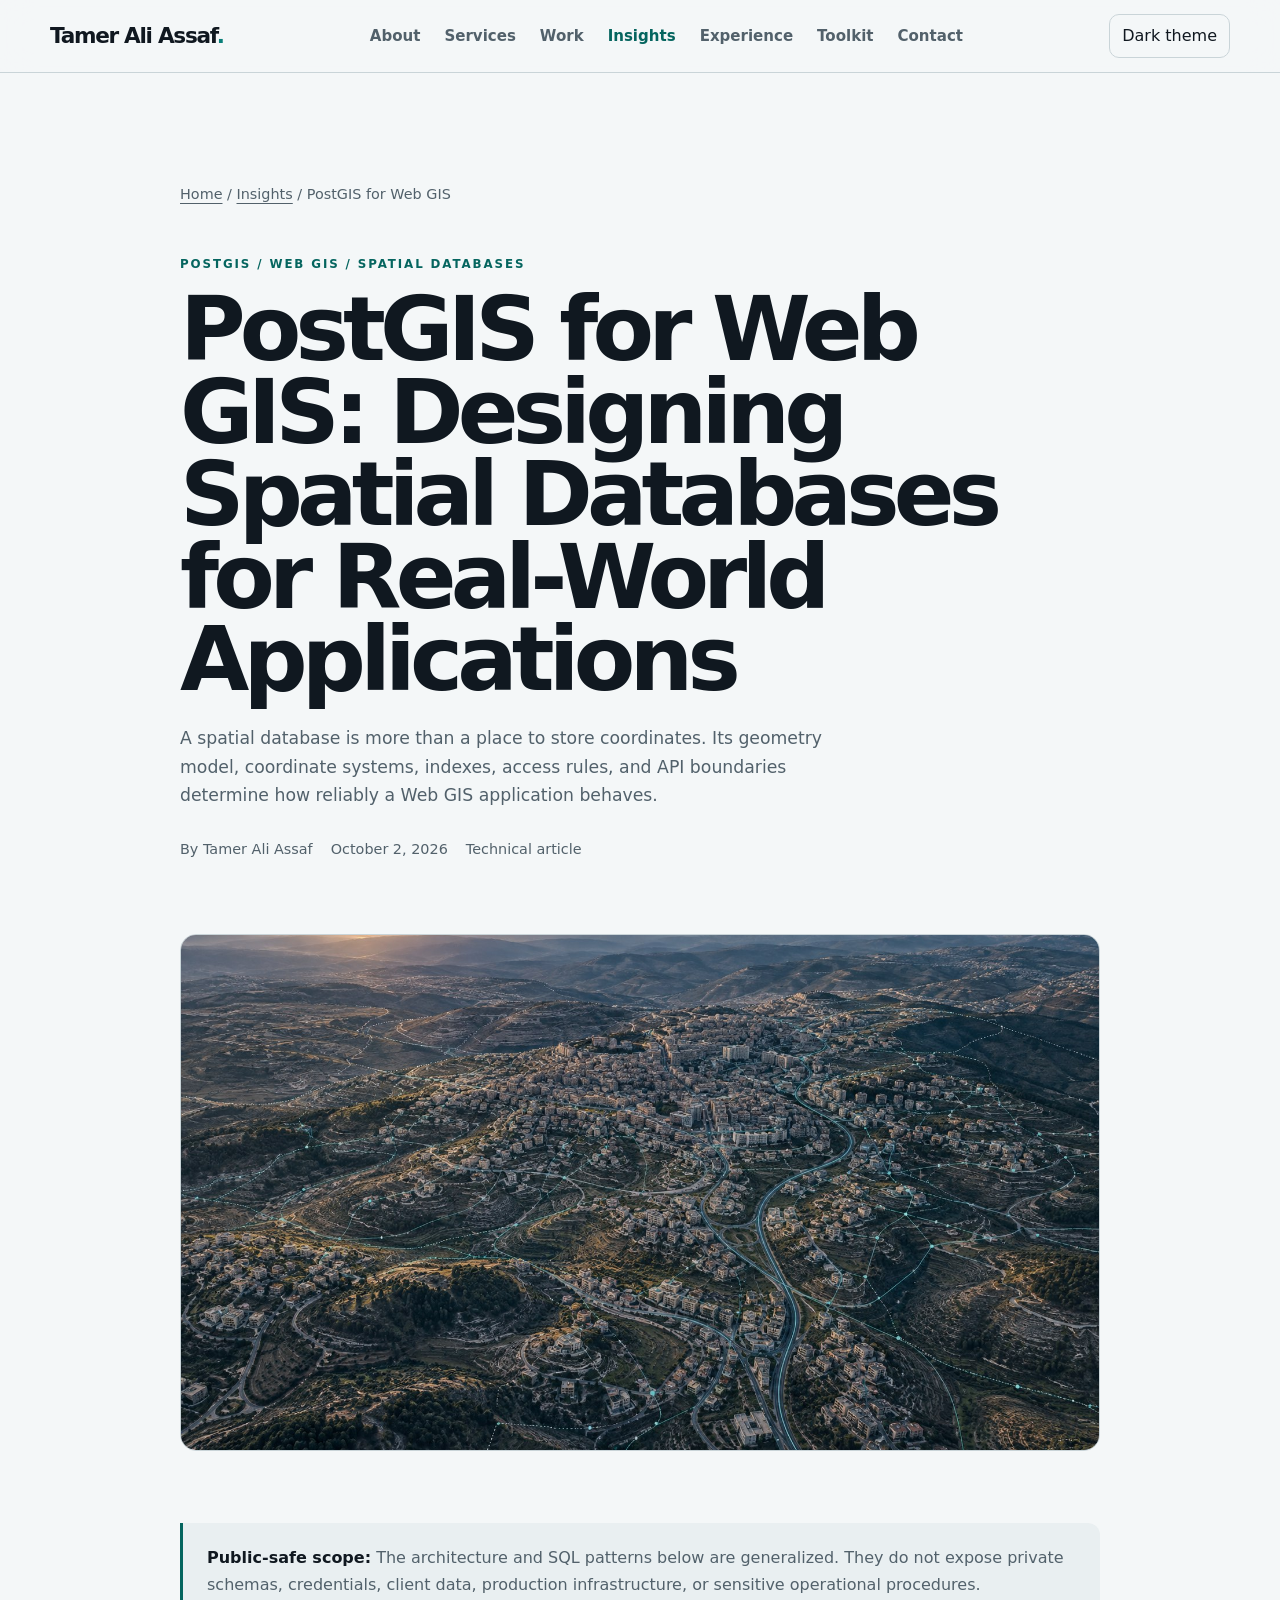
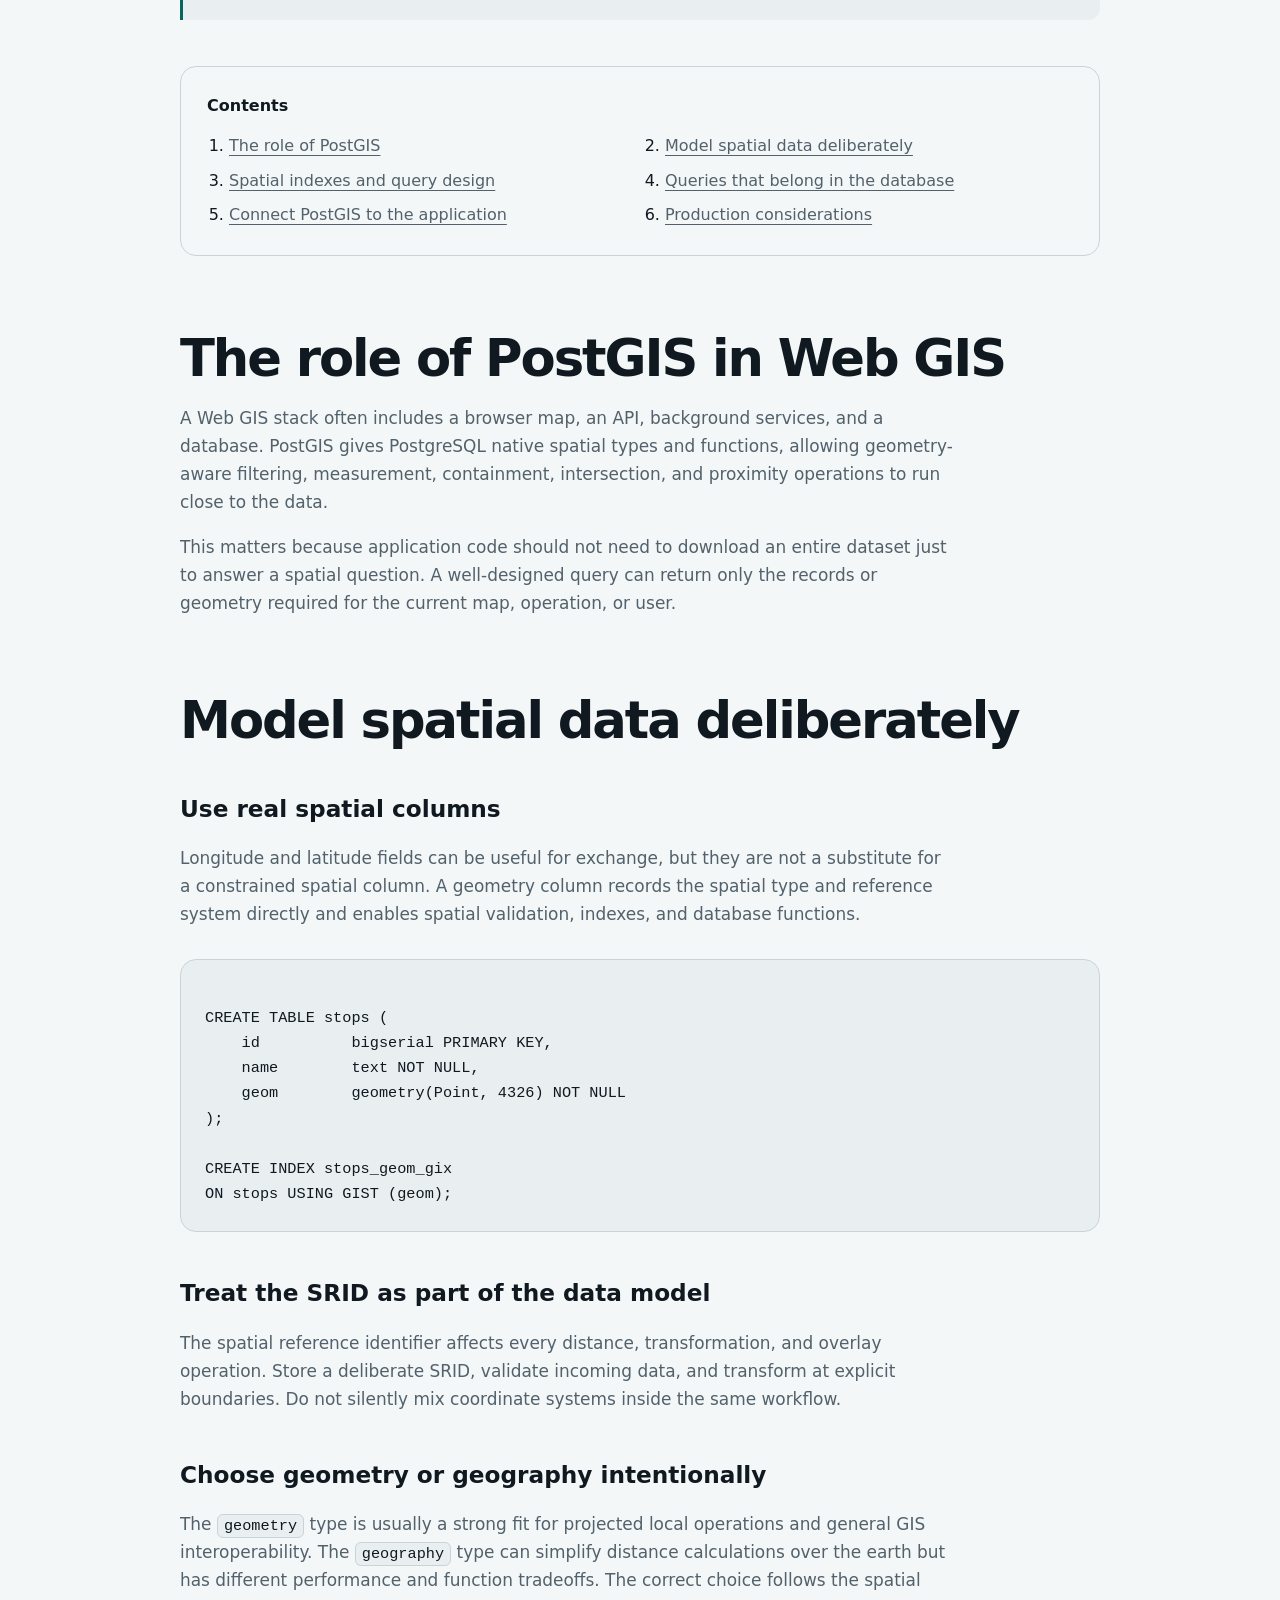
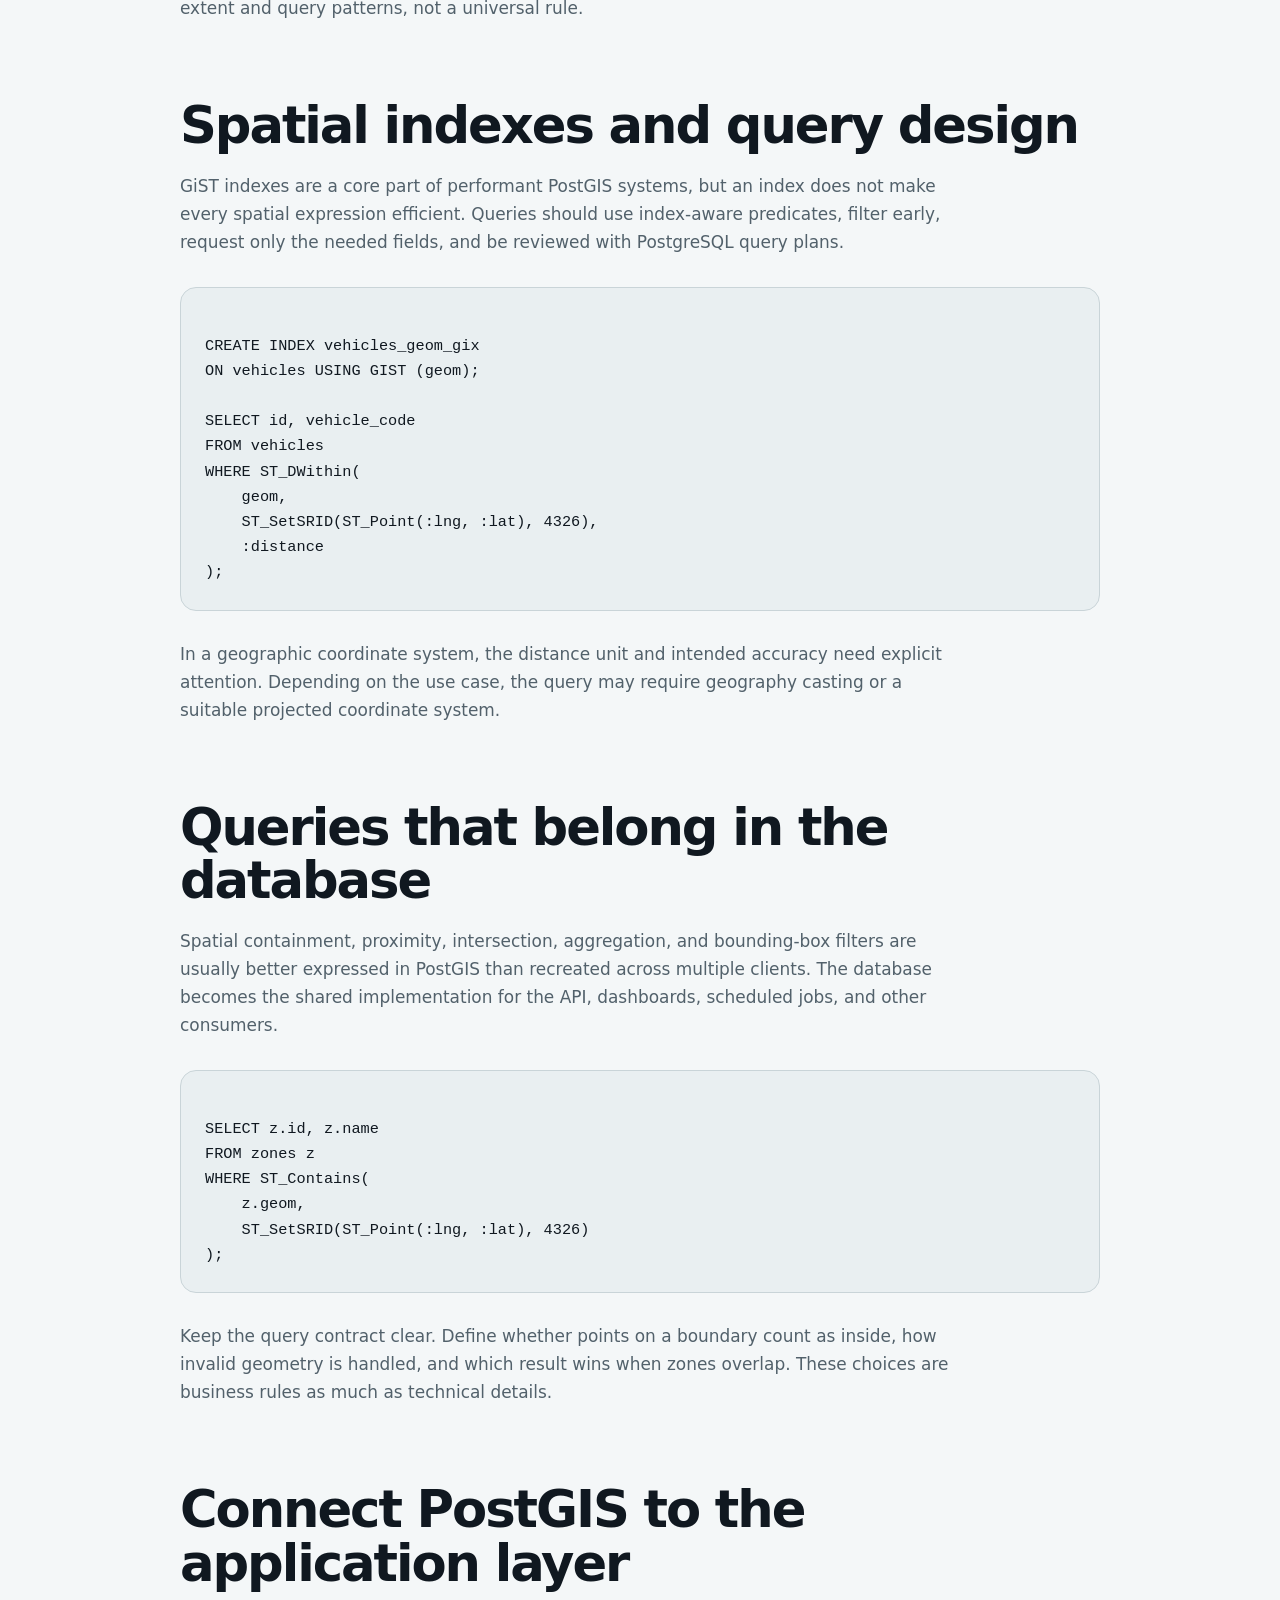
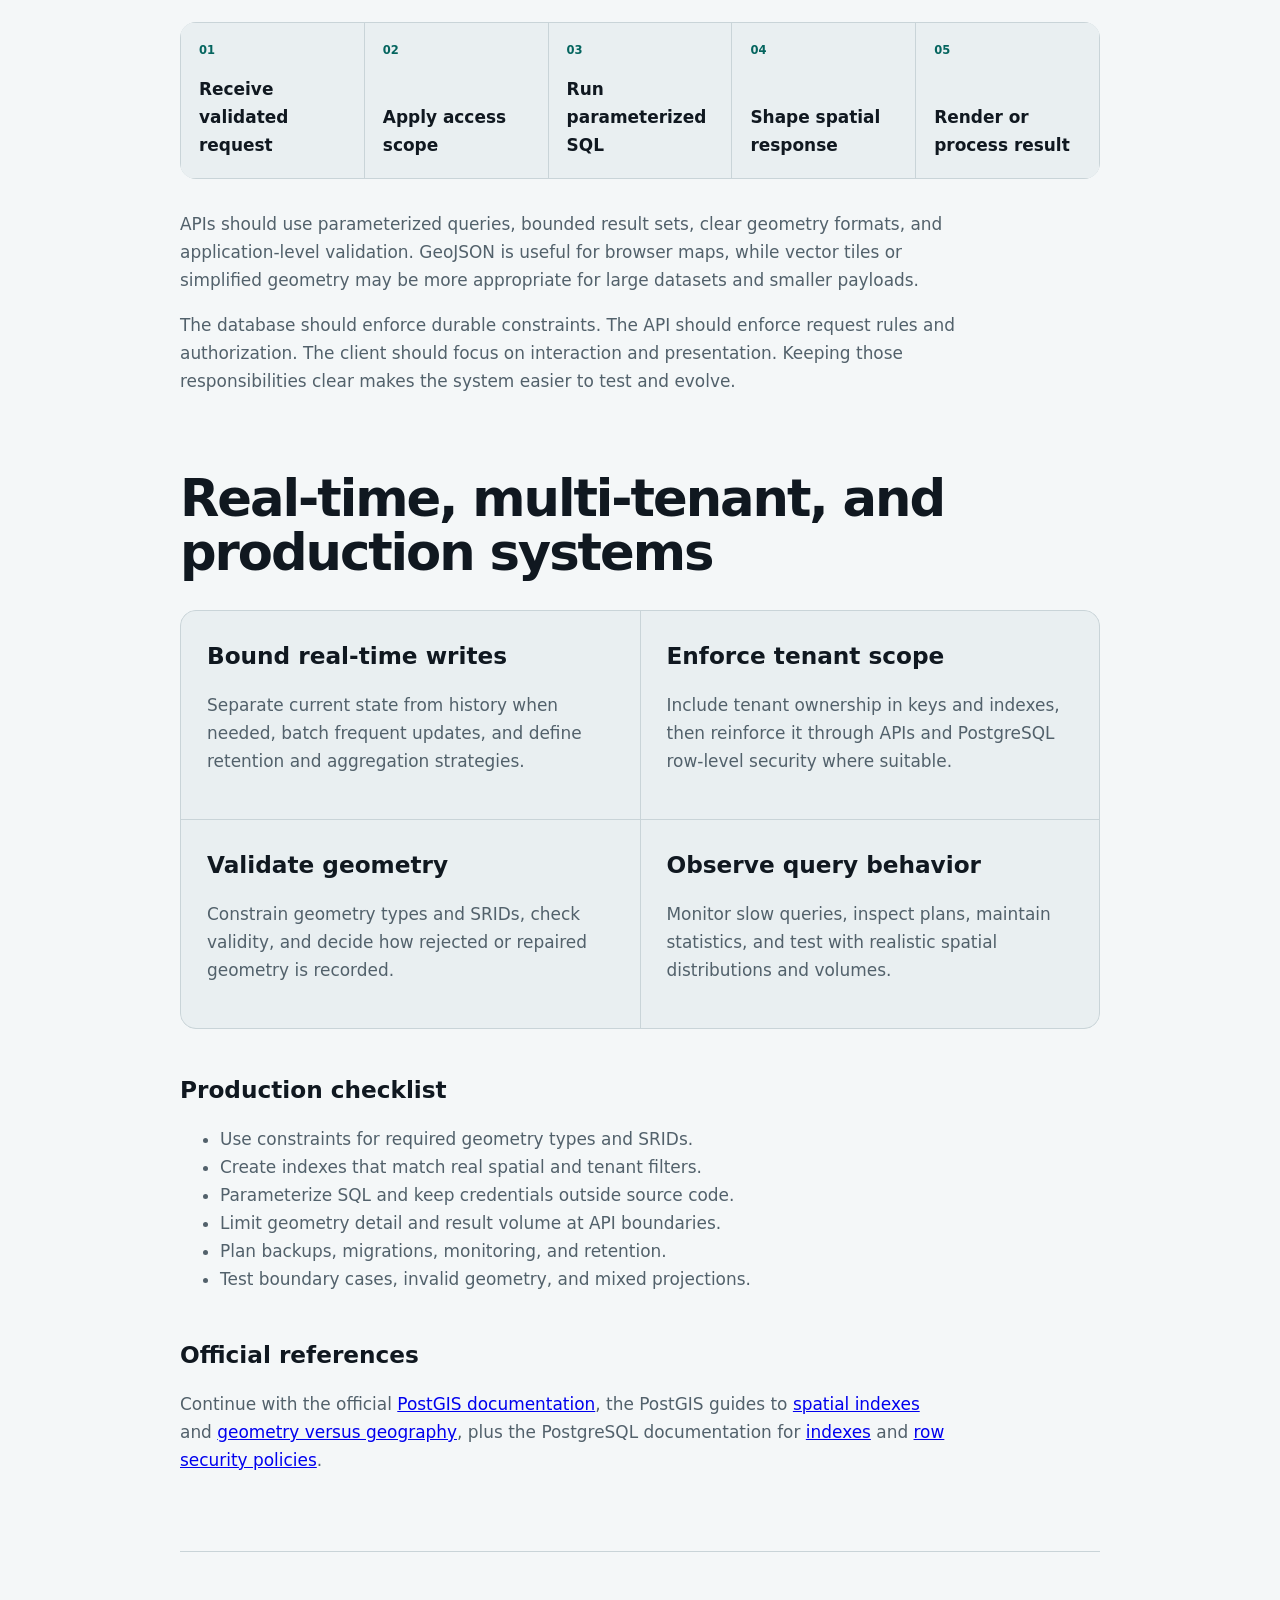
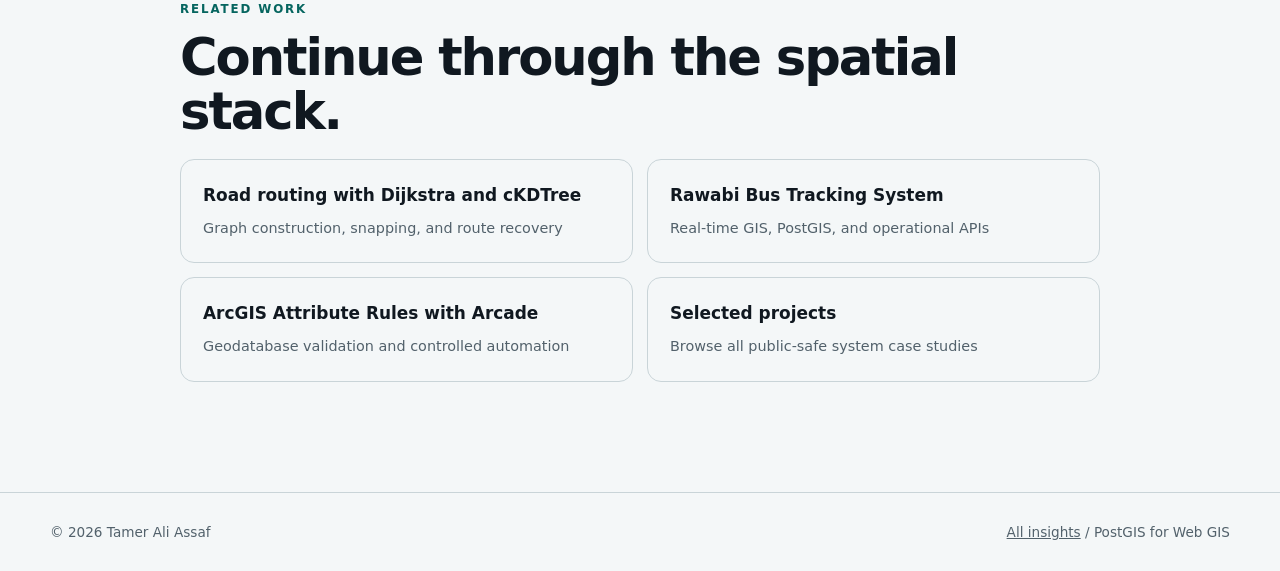
<file: insights/postgis-web-gis-spatial-applications.html>
<!doctype html>
<html lang="en">
  <head>
    <meta charset="UTF-8" />
    <meta name="viewport" content="width=device-width, initial-scale=1.0" />
    <meta
      name="description"
      content="A practical guide to designing PostgreSQL/PostGIS databases for Web GIS and real-world spatial applications, including geometry modeling, SRIDs, spatial indexes, proximity queries, APIs, and multi-tenant design."
    />
    <meta name="author" content="Tamer Ali Assaf" />
    <meta name="theme-color" content="#f4f7f8" />
    <meta property="og:type" content="article" />
    <meta
      property="og:title"
      content="PostGIS for Web GIS &amp; Spatial Applications | Tamer Ali Assaf"
    />
    <meta
      property="og:description"
      content="Practical database patterns for reliable Web GIS and operational spatial applications."
    />
    <meta
      property="og:image"
      content="https://tamer-assaf2.github.io/assets/images/tamer-assaf-geospatial-systems.jpg"
    />
    <meta
      property="og:url"
      content="https://tamer-assaf2.github.io/insights/postgis-web-gis-spatial-applications.html"
    />
    <meta property="og:site_name" content="Tamer Ali Assaf" />
    <meta property="og:locale" content="en_US" />
    <meta property="article:published_time" content="2026-10-02" />
    <meta property="article:modified_time" content="2026-10-02" />
    <meta property="article:author" content="Tamer Ali Assaf" />
    <meta name="twitter:card" content="summary_large_image" />
    <meta
      name="twitter:title"
      content="PostGIS for Web GIS &amp; Spatial Applications | Tamer Ali Assaf"
    />
    <meta
      name="twitter:description"
      content="Spatial modeling, indexing, queries, APIs, and multi-tenant patterns for production PostGIS systems."
    />
    <meta
      name="twitter:image"
      content="https://tamer-assaf2.github.io/assets/images/tamer-assaf-geospatial-systems.jpg"
    />
    <link
      rel="canonical"
      href="https://tamer-assaf2.github.io/insights/postgis-web-gis-spatial-applications.html"
    />
    <title>
      PostGIS for Web GIS &amp; Spatial Applications | Tamer Ali Assaf
    </title>
    <link rel="icon" href="../favicon.svg" type="image/svg+xml" />
    <link rel="manifest" href="../site.webmanifest" />
    <link rel="stylesheet" href="../assets/style.css?v=20261016-1" />
    <link rel="stylesheet" href="../assets/insights.css" />
    <script type="application/ld+json">
      {
        "@context": "https://schema.org",
        "@graph": [
          {
            "@type": "TechArticle",
            "headline": "PostGIS for Web GIS: Designing Spatial Databases for Real-World Applications",
            "description": "A practical guide to designing PostgreSQL and PostGIS databases for Web GIS and operational spatial applications.",
            "image": "https://tamer-assaf2.github.io/assets/images/tamer-assaf-geospatial-systems.jpg",
            "datePublished": "2026-10-02",
            "dateModified": "2026-10-02",
            "inLanguage": "en",
            "mainEntityOfPage": {
              "@type": "WebPage",
              "@id": "https://tamer-assaf2.github.io/insights/postgis-web-gis-spatial-applications.html"
            },
            "author": {
              "@type": "Person",
              "@id": "https://tamer-assaf2.github.io/#person",
              "name": "Tamer Ali Assaf",
              "url": "https://tamer-assaf2.github.io/"
            },
            "publisher": {
              "@type": "Person",
              "@id": "https://tamer-assaf2.github.io/#person",
              "name": "Tamer Ali Assaf"
            },
            "keywords": [
              "PostGIS",
              "PostgreSQL",
              "Web GIS",
              "spatial database",
              "GIS API",
              "spatial indexing",
              "real-time GIS"
            ]
          },
          {
            "@type": "BreadcrumbList",
            "itemListElement": [
              {
                "@type": "ListItem",
                "position": 1,
                "name": "Home",
                "item": "https://tamer-assaf2.github.io/"
              },
              {
                "@type": "ListItem",
                "position": 2,
                "name": "Insights",
                "item": "https://tamer-assaf2.github.io/insights/"
              },
              {
                "@type": "ListItem",
                "position": 3,
                "name": "PostGIS for Web GIS",
                "item": "https://tamer-assaf2.github.io/insights/postgis-web-gis-spatial-applications.html"
              }
            ]
          }
        ]
      }
    </script>
  </head>
  <body>
    <a class="skip-link" href="#main-content">Skip to content</a>
    <header class="nav-wrap">
      <nav class="nav container" aria-label="Primary navigation">
        <a
          class="brand"
          href="../index.html"
          aria-label="Tamer Ali Assaf, portfolio home"
          >Tamer Ali Assaf<span>.</span></a
        >
        <div class="nav-actions">
          <button
            class="theme-toggle"
            type="button"
            aria-label="Switch color theme"
          >
            Theme
          </button>
          <button
            class="menu-btn"
            type="button"
            aria-expanded="false"
            aria-controls="nav-links"
          >
            Menu
          </button>
        </div>
        <div class="nav-links" id="nav-links">
          <a href="../index.html#about">About</a>
          <a href="../services/">Services</a>
          <a href="../projects/">Work</a>
          <a href="./" aria-current="page">Insights</a>
          <a href="../index.html#experience">Experience</a>
          <a href="../index.html#tools">Toolkit</a>
          <a href="../index.html#contact">Contact</a>
        </div>
      </nav>
    </header>

    <main id="main-content" class="insights-main">
      <article class="article-layout">
        <nav class="breadcrumb" aria-label="Breadcrumb">
          <a href="../index.html">Home</a> / <a href="./">Insights</a> / PostGIS
          for Web GIS
        </nav>

        <header class="article-header reveal">
          <p class="section-kicker">POSTGIS / WEB GIS / SPATIAL DATABASES</p>
          <h1>
            PostGIS for Web GIS: Designing Spatial Databases for Real-World
            Applications
          </h1>
          <p class="lead">
            A spatial database is more than a place to store coordinates. Its
            geometry model, coordinate systems, indexes, access rules, and API
            boundaries determine how reliably a Web GIS application behaves.
          </p>
          <div class="article-meta">
            <span>By Tamer Ali Assaf</span>
            <time datetime="2026-10-02">October 2, 2026</time>
            <span>Technical article</span>
          </div>
        </header>

        <figure class="article-cover reveal">
          <img
            src="../assets/images/tamer-assaf-geospatial-systems.jpg"
            alt="Aerial terrain with geospatial network and routing overlays"
            width="1586"
            height="992"
            fetchpriority="high"
          />
        </figure>

        <div class="article-note">
          <strong>Public-safe scope:</strong> The architecture and SQL patterns
          below are generalized. They do not expose private schemas,
          credentials, client data, production infrastructure, or sensitive
          operational procedures.
        </div>

        <nav class="article-toc" aria-label="Article contents">
          <strong>Contents</strong>
          <ol>
            <li><a href="#role">The role of PostGIS</a></li>
            <li><a href="#modeling">Model spatial data deliberately</a></li>
            <li><a href="#indexes">Spatial indexes and query design</a></li>
            <li><a href="#queries">Queries that belong in the database</a></li>
            <li>
              <a href="#application">Connect PostGIS to the application</a>
            </li>
            <li><a href="#production">Production considerations</a></li>
          </ol>
        </nav>

        <div class="article-body">
          <h2 id="role">The role of PostGIS in Web GIS</h2>
          <p>
            A Web GIS stack often includes a browser map, an API, background
            services, and a database. PostGIS gives PostgreSQL native spatial
            types and functions, allowing geometry-aware filtering, measurement,
            containment, intersection, and proximity operations to run close to
            the data.
          </p>
          <p>
            This matters because application code should not need to download an
            entire dataset just to answer a spatial question. A well-designed
            query can return only the records or geometry required for the
            current map, operation, or user.
          </p>

          <h2 id="modeling">Model spatial data deliberately</h2>
          <h3>Use real spatial columns</h3>
          <p>
            Longitude and latitude fields can be useful for exchange, but they
            are not a substitute for a constrained spatial column. A geometry
            column records the spatial type and reference system directly and
            enables spatial validation, indexes, and database functions.
          </p>
          <pre><code>CREATE TABLE stops (
    id          bigserial PRIMARY KEY,
    name        text NOT NULL,
    geom        geometry(Point, 4326) NOT NULL
);

CREATE INDEX stops_geom_gix
ON stops USING GIST (geom);</code></pre>

          <h3>Treat the SRID as part of the data model</h3>
          <p>
            The spatial reference identifier affects every distance,
            transformation, and overlay operation. Store a deliberate SRID,
            validate incoming data, and transform at explicit boundaries. Do not
            silently mix coordinate systems inside the same workflow.
          </p>

          <h3>Choose geometry or geography intentionally</h3>
          <p>
            The <code>geometry</code> type is usually a strong fit for projected
            local operations and general GIS interoperability. The
            <code>geography</code> type can simplify distance calculations over
            the earth but has different performance and function tradeoffs. The
            correct choice follows the spatial extent and query patterns, not a
            universal rule.
          </p>

          <h2 id="indexes">Spatial indexes and query design</h2>
          <p>
            GiST indexes are a core part of performant PostGIS systems, but an
            index does not make every spatial expression efficient. Queries
            should use index-aware predicates, filter early, request only the
            needed fields, and be reviewed with PostgreSQL query plans.
          </p>
          <pre><code>CREATE INDEX vehicles_geom_gix
ON vehicles USING GIST (geom);

SELECT id, vehicle_code
FROM vehicles
WHERE ST_DWithin(
    geom,
    ST_SetSRID(ST_Point(:lng, :lat), 4326),
    :distance
);</code></pre>
          <p>
            In a geographic coordinate system, the distance unit and intended
            accuracy need explicit attention. Depending on the use case, the
            query may require geography casting or a suitable projected
            coordinate system.
          </p>

          <h2 id="queries">Queries that belong in the database</h2>
          <p>
            Spatial containment, proximity, intersection, aggregation, and
            bounding-box filters are usually better expressed in PostGIS than
            recreated across multiple clients. The database becomes the shared
            implementation for the API, dashboards, scheduled jobs, and other
            consumers.
          </p>
          <pre><code>SELECT z.id, z.name
FROM zones z
WHERE ST_Contains(
    z.geom,
    ST_SetSRID(ST_Point(:lng, :lat), 4326)
);</code></pre>
          <p>
            Keep the query contract clear. Define whether points on a boundary
            count as inside, how invalid geometry is handled, and which result
            wins when zones overlap. These choices are business rules as much as
            technical details.
          </p>

          <h2 id="application">Connect PostGIS to the application layer</h2>
          <ol class="process-flow" aria-label="Web GIS data flow">
            <li><span>01</span><strong>Receive validated request</strong></li>
            <li><span>02</span><strong>Apply access scope</strong></li>
            <li><span>03</span><strong>Run parameterized SQL</strong></li>
            <li><span>04</span><strong>Shape spatial response</strong></li>
            <li><span>05</span><strong>Render or process result</strong></li>
          </ol>
          <p>
            APIs should use parameterized queries, bounded result sets, clear
            geometry formats, and application-level validation. GeoJSON is
            useful for browser maps, while vector tiles or simplified geometry
            may be more appropriate for large datasets and smaller payloads.
          </p>
          <p>
            The database should enforce durable constraints. The API should
            enforce request rules and authorization. The client should focus on
            interaction and presentation. Keeping those responsibilities clear
            makes the system easier to test and evolve.
          </p>

          <h2 id="production">
            Real-time, multi-tenant, and production systems
          </h2>
          <div class="article-checks">
            <section>
              <h3>Bound real-time writes</h3>
              <p>
                Separate current state from history when needed, batch frequent
                updates, and define retention and aggregation strategies.
              </p>
            </section>
            <section>
              <h3>Enforce tenant scope</h3>
              <p>
                Include tenant ownership in keys and indexes, then reinforce it
                through APIs and PostgreSQL row-level security where suitable.
              </p>
            </section>
            <section>
              <h3>Validate geometry</h3>
              <p>
                Constrain geometry types and SRIDs, check validity, and decide
                how rejected or repaired geometry is recorded.
              </p>
            </section>
            <section>
              <h3>Observe query behavior</h3>
              <p>
                Monitor slow queries, inspect plans, maintain statistics, and
                test with realistic spatial distributions and volumes.
              </p>
            </section>
          </div>

          <h3>Production checklist</h3>
          <ul>
            <li>Use constraints for required geometry types and SRIDs.</li>
            <li>Create indexes that match real spatial and tenant filters.</li>
            <li>Parameterize SQL and keep credentials outside source code.</li>
            <li>Limit geometry detail and result volume at API boundaries.</li>
            <li>Plan backups, migrations, monitoring, and retention.</li>
            <li>
              Test boundary cases, invalid geometry, and mixed projections.
            </li>
          </ul>

          <h3>Official references</h3>
          <p>
            Continue with the official
            <a href="https://postgis.net/docs/">PostGIS documentation</a>, the
            PostGIS guides to
            <a href="https://postgis.net/documentation/faq/spatial-indexes/"
              >spatial indexes</a
            >
            and
            <a
              href="https://postgis.net/documentation/faq/geometry-or-geography/"
              >geometry versus geography</a
            >, plus the PostgreSQL documentation for
            <a href="https://www.postgresql.org/docs/current/indexes.html"
              >indexes</a
            >
            and
            <a href="https://www.postgresql.org/docs/17/ddl-rowsecurity.html"
              >row security policies</a
            >.
          </p>

          <section class="article-related" aria-labelledby="related-title">
            <p class="section-kicker">RELATED WORK</p>
            <h2 id="related-title">Continue through the spatial stack.</h2>
            <div class="article-related-links">
              <a href="road-routing-dijkstra-ckdtree.html"
                ><strong>Road routing with Dijkstra and cKDTree</strong
                ><span
                  >Graph construction, snapping, and route recovery</span
                ></a
              >
              <a href="../projects/rawabi-bus-tracking.html"
                ><strong>Rawabi Bus Tracking System</strong
                ><span>Real-time GIS, PostGIS, and operational APIs</span></a
              >
              <a href="arcgis-attribute-rules-arcade.html"
                ><strong>ArcGIS Attribute Rules with Arcade</strong
                ><span
                  >Geodatabase validation and controlled automation</span
                ></a
              >
              <a href="../projects/"
                ><strong>Selected projects</strong
                ><span>Browse all public-safe system case studies</span></a
              >
            </div>
          </section>
        </div>
      </article>
    </main>

    <footer>
      <div class="container footer-inner">
        <span>&copy; <span id="year"></span> Tamer Ali Assaf</span
        ><span><a href="./">All insights</a> / PostGIS for Web GIS</span>
      </div>
    </footer>
    <script src="../assets/script.js"></script>
  </body>
</html>
</file>
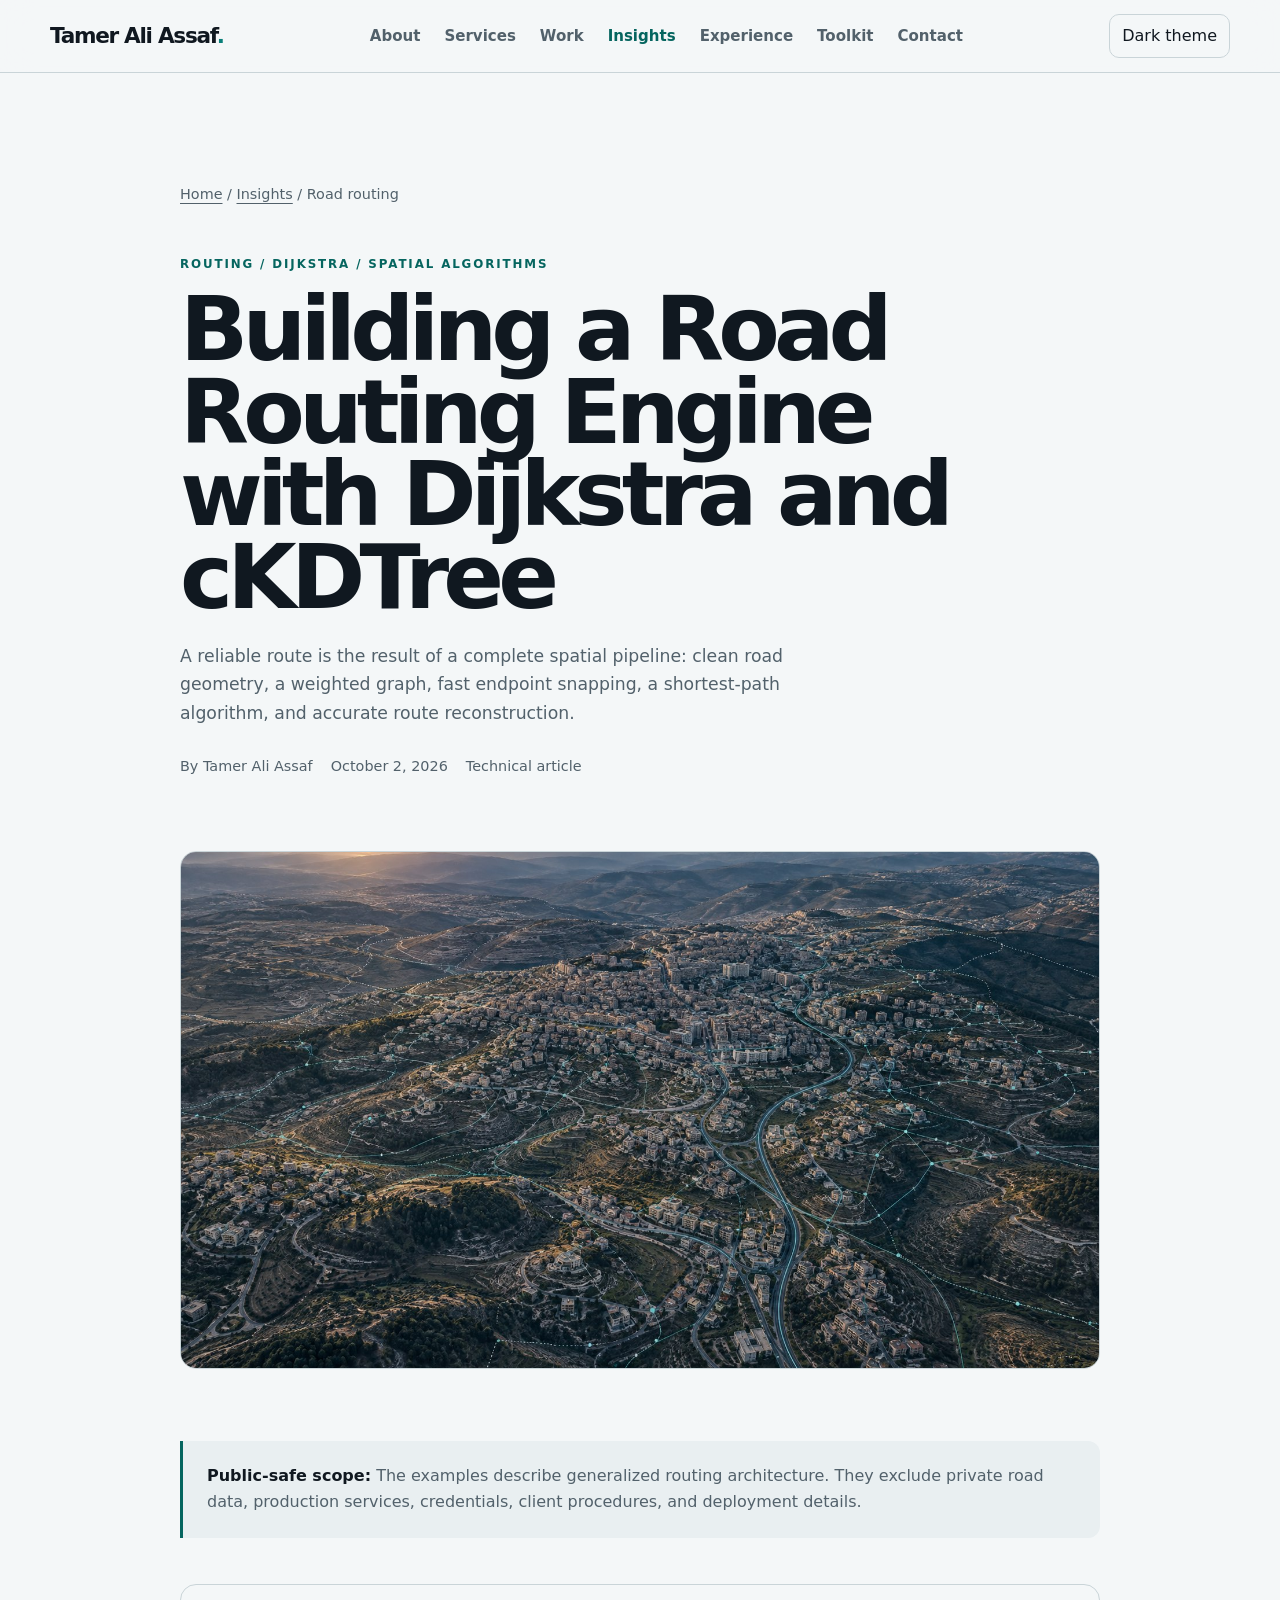
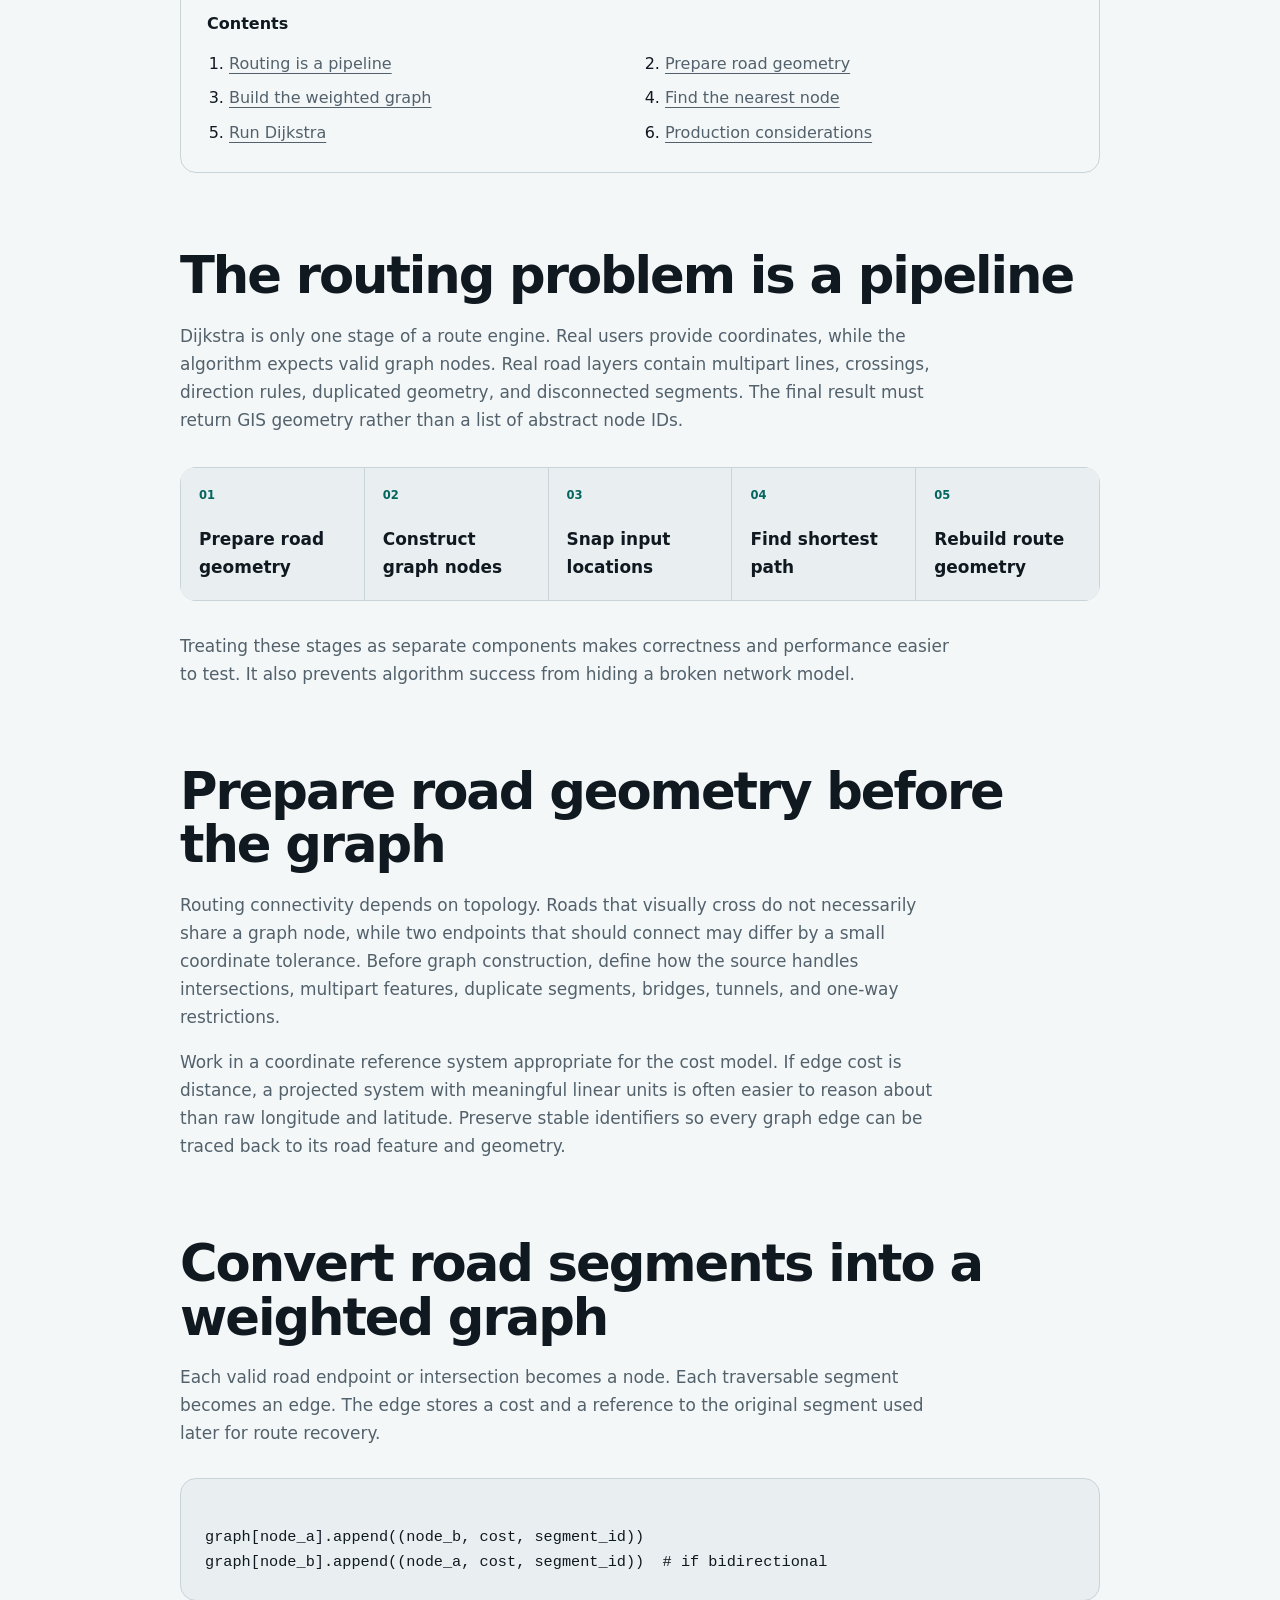
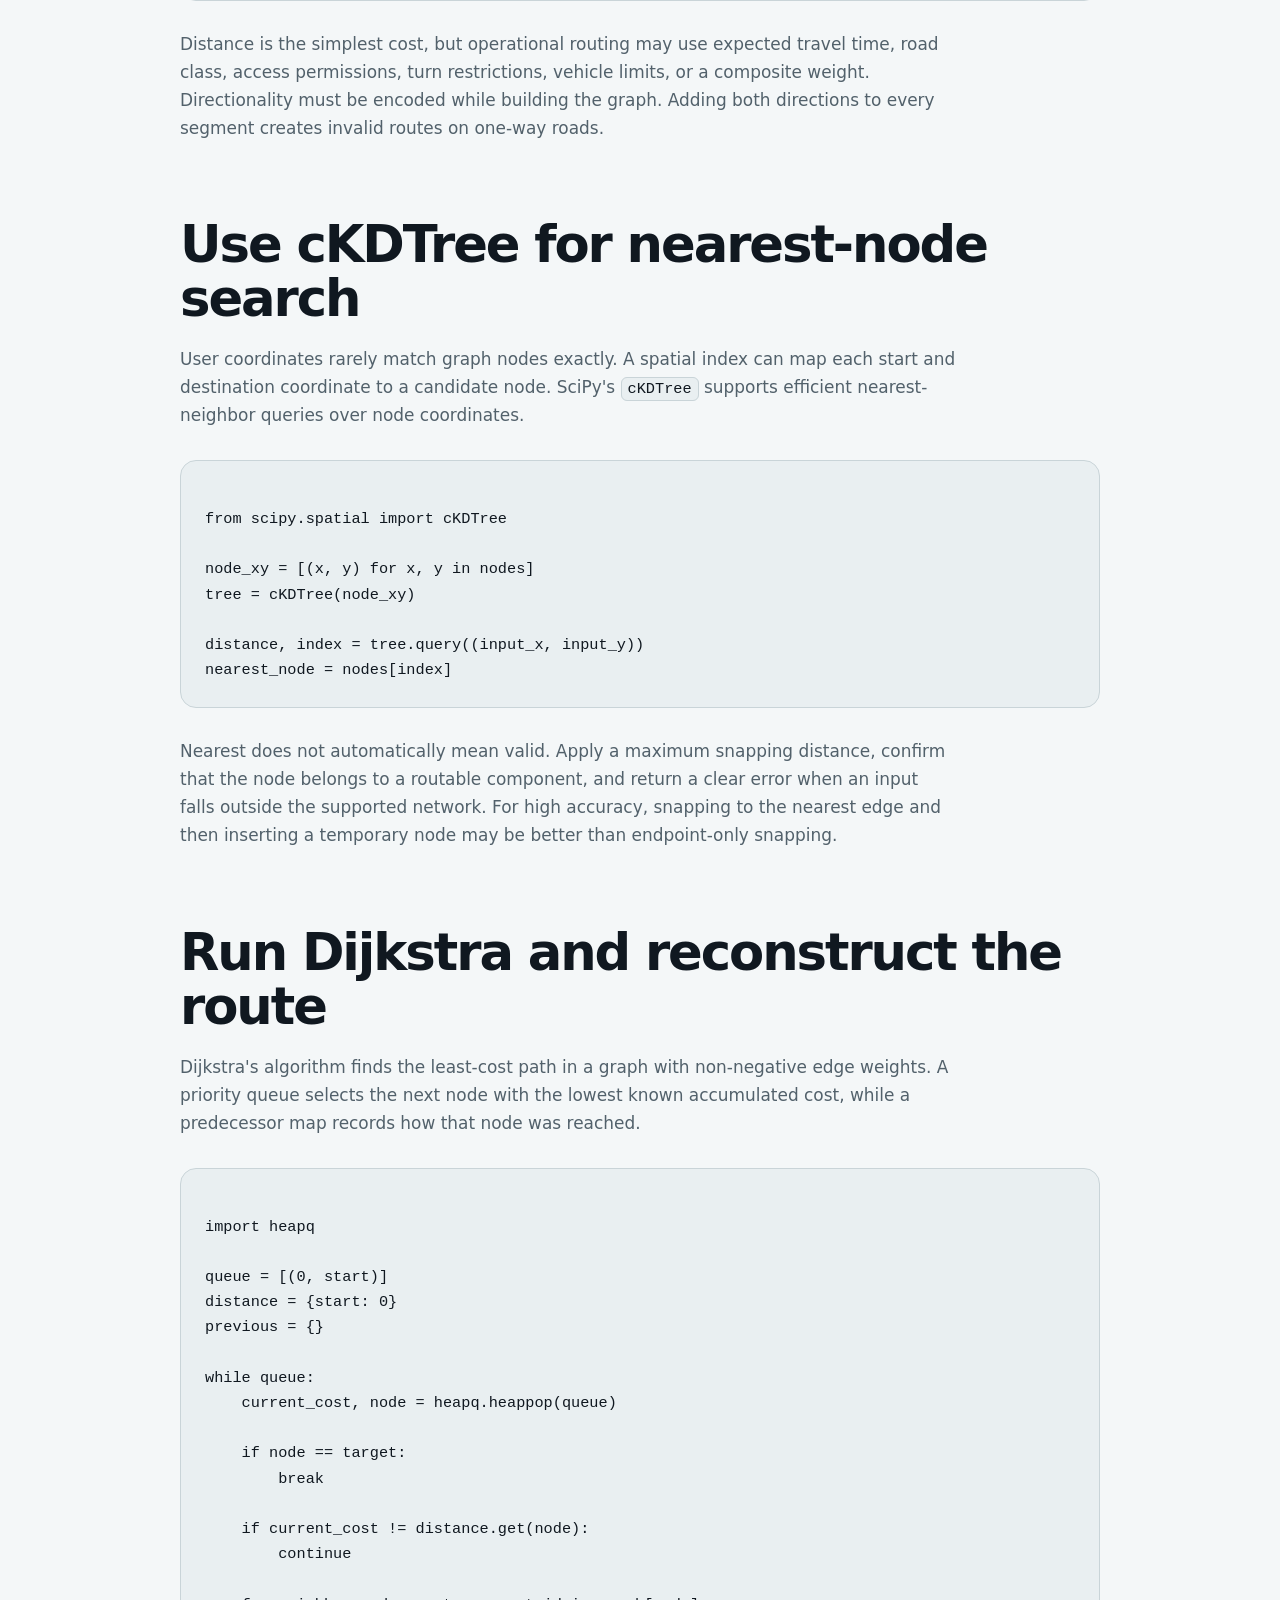
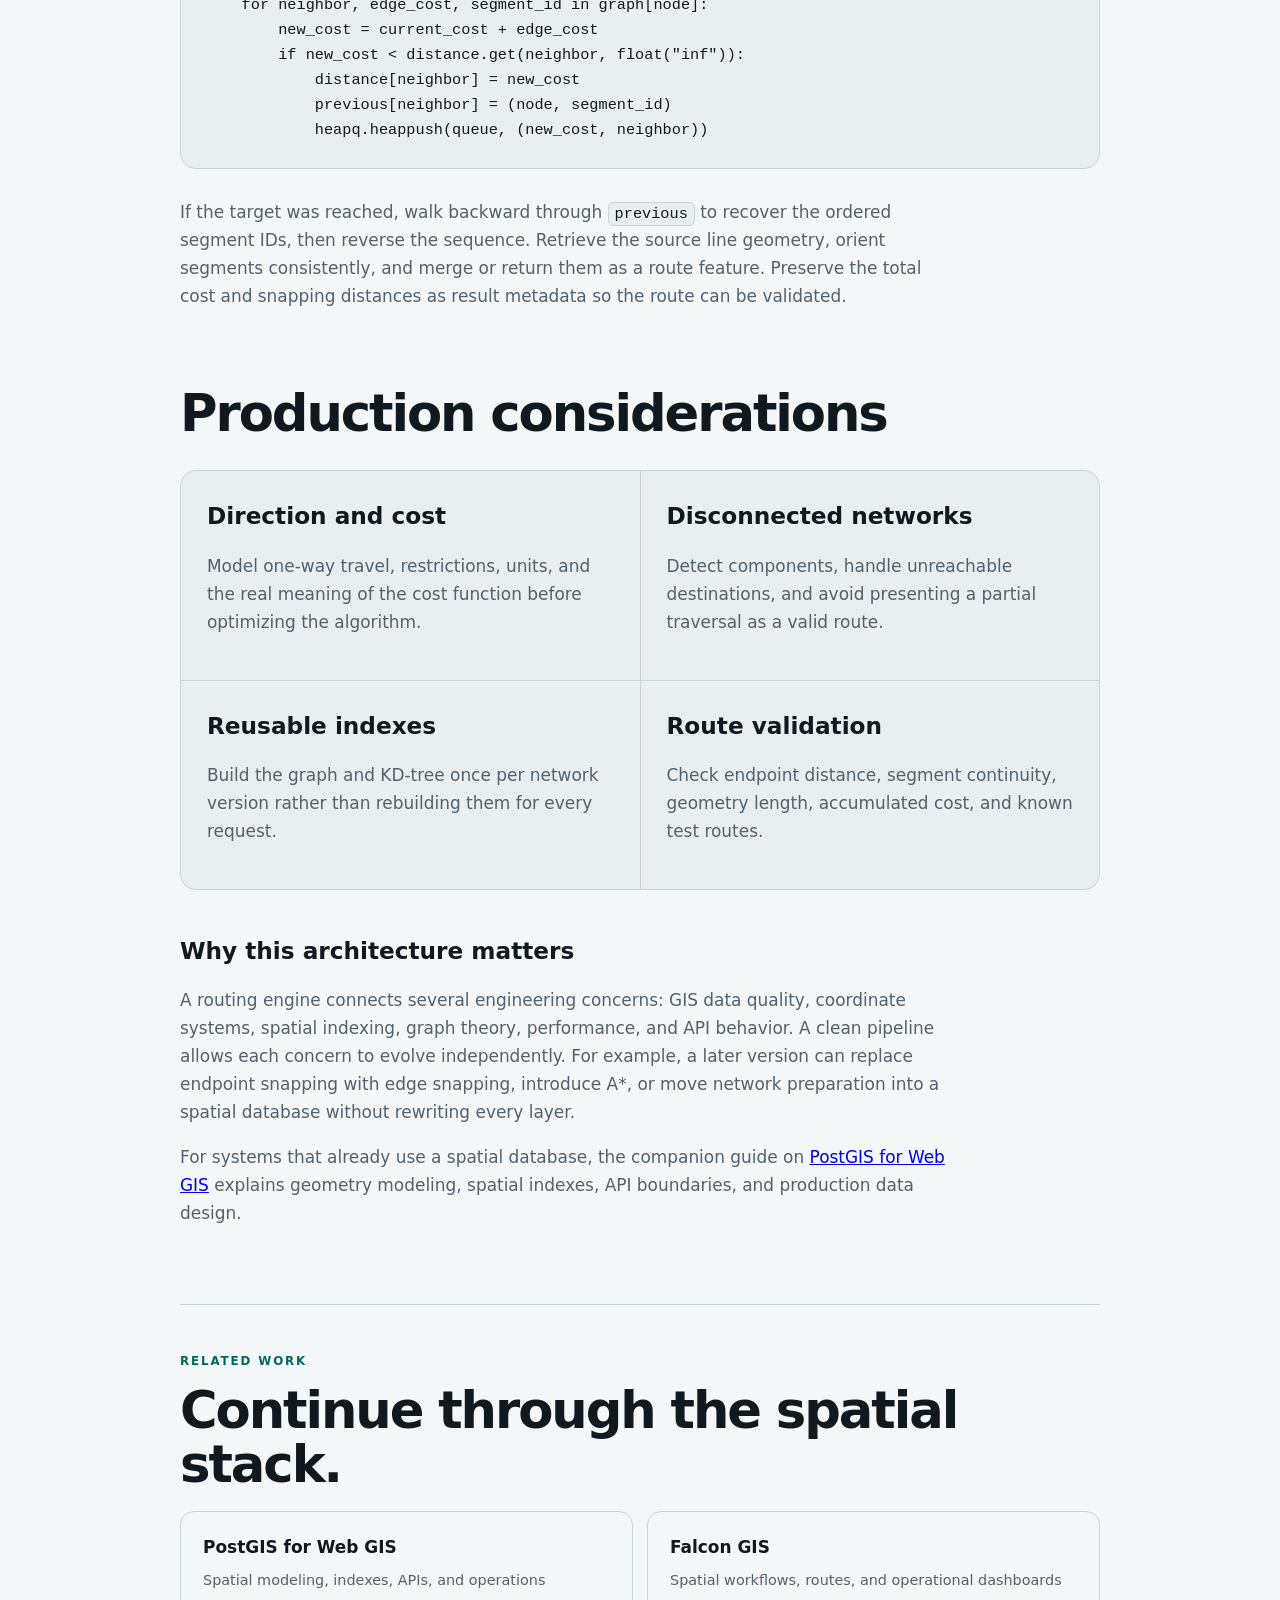
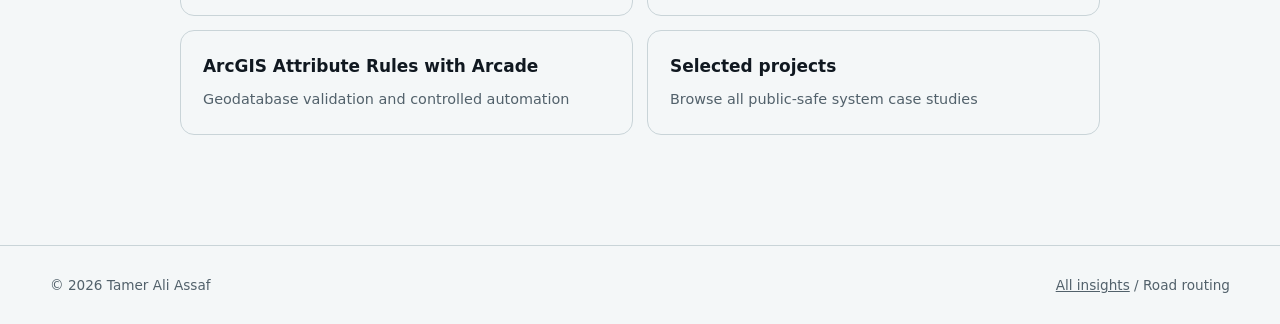
<file: insights/road-routing-dijkstra-ckdtree.html>
<!doctype html>
<html lang="en">
  <head>
    <meta charset="UTF-8" />
    <meta name="viewport" content="width=device-width, initial-scale=1.0" />
    <meta
      name="description"
      content="A practical GIS engineering guide to building a road routing engine from real road geometry using graph construction, Dijkstra shortest path, cKDTree nearest-node search, snapping, and route reconstruction."
    />
    <meta name="author" content="Tamer Ali Assaf" />
    <meta name="theme-color" content="#f4f7f8" />
    <meta property="og:type" content="article" />
    <meta
      property="og:title"
      content="Road Routing with Dijkstra &amp; cKDTree | Tamer Ali Assaf"
    />
    <meta
      property="og:description"
      content="Build a practical road routing pipeline with graph construction, nearest-node search, Dijkstra, and route reconstruction."
    />
    <meta
      property="og:image"
      content="https://tamer-assaf2.github.io/assets/images/tamer-assaf-geospatial-systems.jpg"
    />
    <meta
      property="og:url"
      content="https://tamer-assaf2.github.io/insights/road-routing-dijkstra-ckdtree.html"
    />
    <meta property="og:site_name" content="Tamer Ali Assaf" />
    <meta property="og:locale" content="en_US" />
    <meta property="article:published_time" content="2026-10-02" />
    <meta property="article:modified_time" content="2026-10-02" />
    <meta property="article:author" content="Tamer Ali Assaf" />
    <meta name="twitter:card" content="summary_large_image" />
    <meta
      name="twitter:title"
      content="Road Routing with Dijkstra &amp; cKDTree | Tamer Ali Assaf"
    />
    <meta
      name="twitter:description"
      content="A practical GIS routing pipeline from road geometry to a reconstructed route."
    />
    <meta
      name="twitter:image"
      content="https://tamer-assaf2.github.io/assets/images/tamer-assaf-geospatial-systems.jpg"
    />
    <link
      rel="canonical"
      href="https://tamer-assaf2.github.io/insights/road-routing-dijkstra-ckdtree.html"
    />
    <title>Road Routing with Dijkstra &amp; cKDTree | Tamer Ali Assaf</title>
    <link rel="icon" href="../favicon.svg" type="image/svg+xml" />
    <link rel="manifest" href="../site.webmanifest" />
    <link rel="stylesheet" href="../assets/style.css?v=20261016-1" />
    <link rel="stylesheet" href="../assets/insights.css" />
    <script type="application/ld+json">
      {
        "@context": "https://schema.org",
        "@graph": [
          {
            "@type": "TechArticle",
            "headline": "Building a Road Routing Engine with Dijkstra and cKDTree",
            "description": "A practical GIS engineering guide to graph construction, nearest-node search, Dijkstra shortest paths, snapping, and route reconstruction.",
            "image": "https://tamer-assaf2.github.io/assets/images/tamer-assaf-geospatial-systems.jpg",
            "datePublished": "2026-10-02",
            "dateModified": "2026-10-02",
            "inLanguage": "en",
            "mainEntityOfPage": {
              "@type": "WebPage",
              "@id": "https://tamer-assaf2.github.io/insights/road-routing-dijkstra-ckdtree.html"
            },
            "author": {
              "@type": "Person",
              "@id": "https://tamer-assaf2.github.io/#person",
              "name": "Tamer Ali Assaf",
              "url": "https://tamer-assaf2.github.io/"
            },
            "publisher": {
              "@type": "Person",
              "@id": "https://tamer-assaf2.github.io/#person",
              "name": "Tamer Ali Assaf"
            },
            "keywords": [
              "GIS routing",
              "Dijkstra",
              "cKDTree",
              "spatial algorithms",
              "road network",
              "ArcPy",
              "OpenStreetMap"
            ]
          },
          {
            "@type": "BreadcrumbList",
            "itemListElement": [
              {
                "@type": "ListItem",
                "position": 1,
                "name": "Home",
                "item": "https://tamer-assaf2.github.io/"
              },
              {
                "@type": "ListItem",
                "position": 2,
                "name": "Insights",
                "item": "https://tamer-assaf2.github.io/insights/"
              },
              {
                "@type": "ListItem",
                "position": 3,
                "name": "Road Routing with Dijkstra and cKDTree",
                "item": "https://tamer-assaf2.github.io/insights/road-routing-dijkstra-ckdtree.html"
              }
            ]
          }
        ]
      }
    </script>
  </head>
  <body>
    <a class="skip-link" href="#main-content">Skip to content</a>
    <header class="nav-wrap">
      <nav class="nav container" aria-label="Primary navigation">
        <a
          class="brand"
          href="../index.html"
          aria-label="Tamer Ali Assaf, portfolio home"
          >Tamer Ali Assaf<span>.</span></a
        >
        <div class="nav-actions">
          <button
            class="theme-toggle"
            type="button"
            aria-label="Switch color theme"
          >
            Theme
          </button>
          <button
            class="menu-btn"
            type="button"
            aria-expanded="false"
            aria-controls="nav-links"
          >
            Menu
          </button>
        </div>
        <div class="nav-links" id="nav-links">
          <a href="../index.html#about">About</a>
          <a href="../services/">Services</a>
          <a href="../projects/">Work</a>
          <a href="./" aria-current="page">Insights</a>
          <a href="../index.html#experience">Experience</a>
          <a href="../index.html#tools">Toolkit</a>
          <a href="../index.html#contact">Contact</a>
        </div>
      </nav>
    </header>

    <main id="main-content" class="insights-main">
      <article class="article-layout">
        <nav class="breadcrumb" aria-label="Breadcrumb">
          <a href="../index.html">Home</a> / <a href="./">Insights</a> / Road
          routing
        </nav>

        <header class="article-header reveal">
          <p class="section-kicker">ROUTING / DIJKSTRA / SPATIAL ALGORITHMS</p>
          <h1>Building a Road Routing Engine with Dijkstra and cKDTree</h1>
          <p class="lead">
            A reliable route is the result of a complete spatial pipeline: clean
            road geometry, a weighted graph, fast endpoint snapping, a
            shortest-path algorithm, and accurate route reconstruction.
          </p>
          <div class="article-meta">
            <span>By Tamer Ali Assaf</span>
            <time datetime="2026-10-02">October 2, 2026</time>
            <span>Technical article</span>
          </div>
        </header>

        <figure class="article-cover reveal">
          <img
            src="../assets/images/tamer-assaf-geospatial-systems.jpg"
            alt="Aerial terrain with geospatial network and routing overlays"
            width="1586"
            height="992"
            fetchpriority="high"
          />
        </figure>

        <div class="article-note">
          <strong>Public-safe scope:</strong> The examples describe generalized
          routing architecture. They exclude private road data, production
          services, credentials, client procedures, and deployment details.
        </div>

        <nav class="article-toc" aria-label="Article contents">
          <strong>Contents</strong>
          <ol>
            <li><a href="#pipeline">Routing is a pipeline</a></li>
            <li><a href="#geometry">Prepare road geometry</a></li>
            <li><a href="#graph">Build the weighted graph</a></li>
            <li><a href="#snapping">Find the nearest node</a></li>
            <li><a href="#dijkstra">Run Dijkstra</a></li>
            <li><a href="#production">Production considerations</a></li>
          </ol>
        </nav>

        <div class="article-body">
          <h2 id="pipeline">The routing problem is a pipeline</h2>
          <p>
            Dijkstra is only one stage of a route engine. Real users provide
            coordinates, while the algorithm expects valid graph nodes. Real
            road layers contain multipart lines, crossings, direction rules,
            duplicated geometry, and disconnected segments. The final result
            must return GIS geometry rather than a list of abstract node IDs.
          </p>
          <ol class="process-flow" aria-label="Road routing pipeline">
            <li><span>01</span><strong>Prepare road geometry</strong></li>
            <li><span>02</span><strong>Construct graph nodes</strong></li>
            <li><span>03</span><strong>Snap input locations</strong></li>
            <li><span>04</span><strong>Find shortest path</strong></li>
            <li><span>05</span><strong>Rebuild route geometry</strong></li>
          </ol>
          <p>
            Treating these stages as separate components makes correctness and
            performance easier to test. It also prevents algorithm success from
            hiding a broken network model.
          </p>

          <h2 id="geometry">Prepare road geometry before the graph</h2>
          <p>
            Routing connectivity depends on topology. Roads that visually cross
            do not necessarily share a graph node, while two endpoints that
            should connect may differ by a small coordinate tolerance. Before
            graph construction, define how the source handles intersections,
            multipart features, duplicate segments, bridges, tunnels, and
            one-way restrictions.
          </p>
          <p>
            Work in a coordinate reference system appropriate for the cost
            model. If edge cost is distance, a projected system with meaningful
            linear units is often easier to reason about than raw longitude and
            latitude. Preserve stable identifiers so every graph edge can be
            traced back to its road feature and geometry.
          </p>

          <h2 id="graph">Convert road segments into a weighted graph</h2>
          <p>
            Each valid road endpoint or intersection becomes a node. Each
            traversable segment becomes an edge. The edge stores a cost and a
            reference to the original segment used later for route recovery.
          </p>
          <pre><code>graph[node_a].append((node_b, cost, segment_id))
graph[node_b].append((node_a, cost, segment_id))  # if bidirectional</code></pre>
          <p>
            Distance is the simplest cost, but operational routing may use
            expected travel time, road class, access permissions, turn
            restrictions, vehicle limits, or a composite weight. Directionality
            must be encoded while building the graph. Adding both directions to
            every segment creates invalid routes on one-way roads.
          </p>

          <h2 id="snapping">Use cKDTree for nearest-node search</h2>
          <p>
            User coordinates rarely match graph nodes exactly. A spatial index
            can map each start and destination coordinate to a candidate node.
            SciPy's <code>cKDTree</code> supports efficient nearest-neighbor
            queries over node coordinates.
          </p>
          <pre><code>from scipy.spatial import cKDTree

node_xy = [(x, y) for x, y in nodes]
tree = cKDTree(node_xy)

distance, index = tree.query((input_x, input_y))
nearest_node = nodes[index]</code></pre>
          <p>
            Nearest does not automatically mean valid. Apply a maximum snapping
            distance, confirm that the node belongs to a routable component, and
            return a clear error when an input falls outside the supported
            network. For high accuracy, snapping to the nearest edge and then
            inserting a temporary node may be better than endpoint-only
            snapping.
          </p>

          <h2 id="dijkstra">Run Dijkstra and reconstruct the route</h2>
          <p>
            Dijkstra's algorithm finds the least-cost path in a graph with
            non-negative edge weights. A priority queue selects the next node
            with the lowest known accumulated cost, while a predecessor map
            records how that node was reached.
          </p>
          <pre><code>import heapq

queue = [(0, start)]
distance = {start: 0}
previous = {}

while queue:
    current_cost, node = heapq.heappop(queue)

    if node == target:
        break

    if current_cost != distance.get(node):
        continue

    for neighbor, edge_cost, segment_id in graph[node]:
        new_cost = current_cost + edge_cost
        if new_cost &lt; distance.get(neighbor, float("inf")):
            distance[neighbor] = new_cost
            previous[neighbor] = (node, segment_id)
            heapq.heappush(queue, (new_cost, neighbor))</code></pre>
          <p>
            If the target was reached, walk backward through
            <code>previous</code> to recover the ordered segment IDs, then
            reverse the sequence. Retrieve the source line geometry, orient
            segments consistently, and merge or return them as a route feature.
            Preserve the total cost and snapping distances as result metadata so
            the route can be validated.
          </p>

          <h2 id="production">Production considerations</h2>
          <div class="article-checks">
            <section>
              <h3>Direction and cost</h3>
              <p>
                Model one-way travel, restrictions, units, and the real meaning
                of the cost function before optimizing the algorithm.
              </p>
            </section>
            <section>
              <h3>Disconnected networks</h3>
              <p>
                Detect components, handle unreachable destinations, and avoid
                presenting a partial traversal as a valid route.
              </p>
            </section>
            <section>
              <h3>Reusable indexes</h3>
              <p>
                Build the graph and KD-tree once per network version rather than
                rebuilding them for every request.
              </p>
            </section>
            <section>
              <h3>Route validation</h3>
              <p>
                Check endpoint distance, segment continuity, geometry length,
                accumulated cost, and known test routes.
              </p>
            </section>
          </div>

          <h3>Why this architecture matters</h3>
          <p>
            A routing engine connects several engineering concerns: GIS data
            quality, coordinate systems, spatial indexing, graph theory,
            performance, and API behavior. A clean pipeline allows each concern
            to evolve independently. For example, a later version can replace
            endpoint snapping with edge snapping, introduce A*, or move network
            preparation into a spatial database without rewriting every layer.
          </p>
          <p>
            For systems that already use a spatial database, the companion guide
            on
            <a href="postgis-web-gis-spatial-applications.html"
              >PostGIS for Web GIS</a
            >
            explains geometry modeling, spatial indexes, API boundaries, and
            production data design.
          </p>

          <section class="article-related" aria-labelledby="related-title">
            <p class="section-kicker">RELATED WORK</p>
            <h2 id="related-title">Continue through the spatial stack.</h2>
            <div class="article-related-links">
              <a href="postgis-web-gis-spatial-applications.html"
                ><strong>PostGIS for Web GIS</strong
                ><span>Spatial modeling, indexes, APIs, and operations</span></a
              >
              <a href="../projects/falcon-gis.html"
                ><strong>Falcon GIS</strong
                ><span
                  >Spatial workflows, routes, and operational dashboards</span
                ></a
              >
              <a href="arcgis-attribute-rules-arcade.html"
                ><strong>ArcGIS Attribute Rules with Arcade</strong
                ><span
                  >Geodatabase validation and controlled automation</span
                ></a
              >
              <a href="../projects/"
                ><strong>Selected projects</strong
                ><span>Browse all public-safe system case studies</span></a
              >
            </div>
          </section>
        </div>
      </article>
    </main>

    <footer>
      <div class="container footer-inner">
        <span>&copy; <span id="year"></span> Tamer Ali Assaf</span
        ><span><a href="./">All insights</a> / Road routing</span>
      </div>
    </footer>
    <script src="../assets/script.js"></script>
  </body>
</html>
</file>
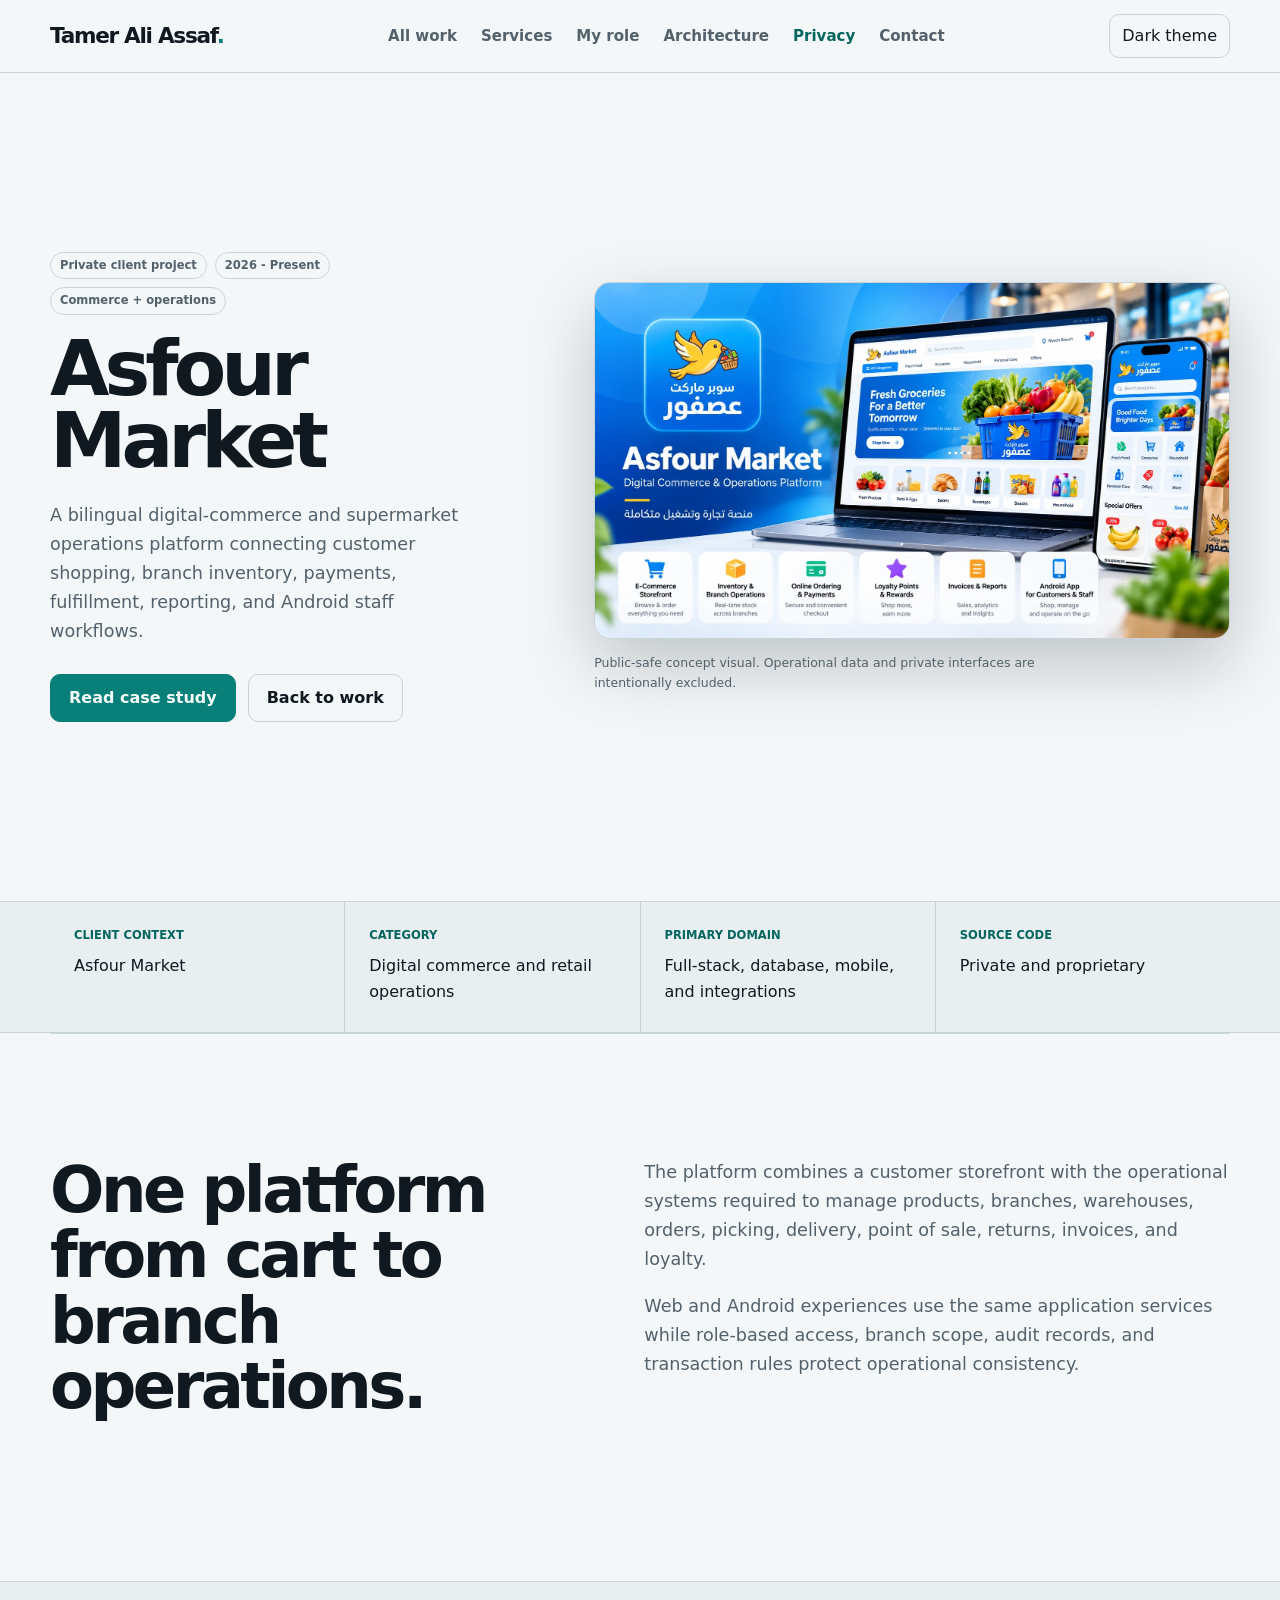
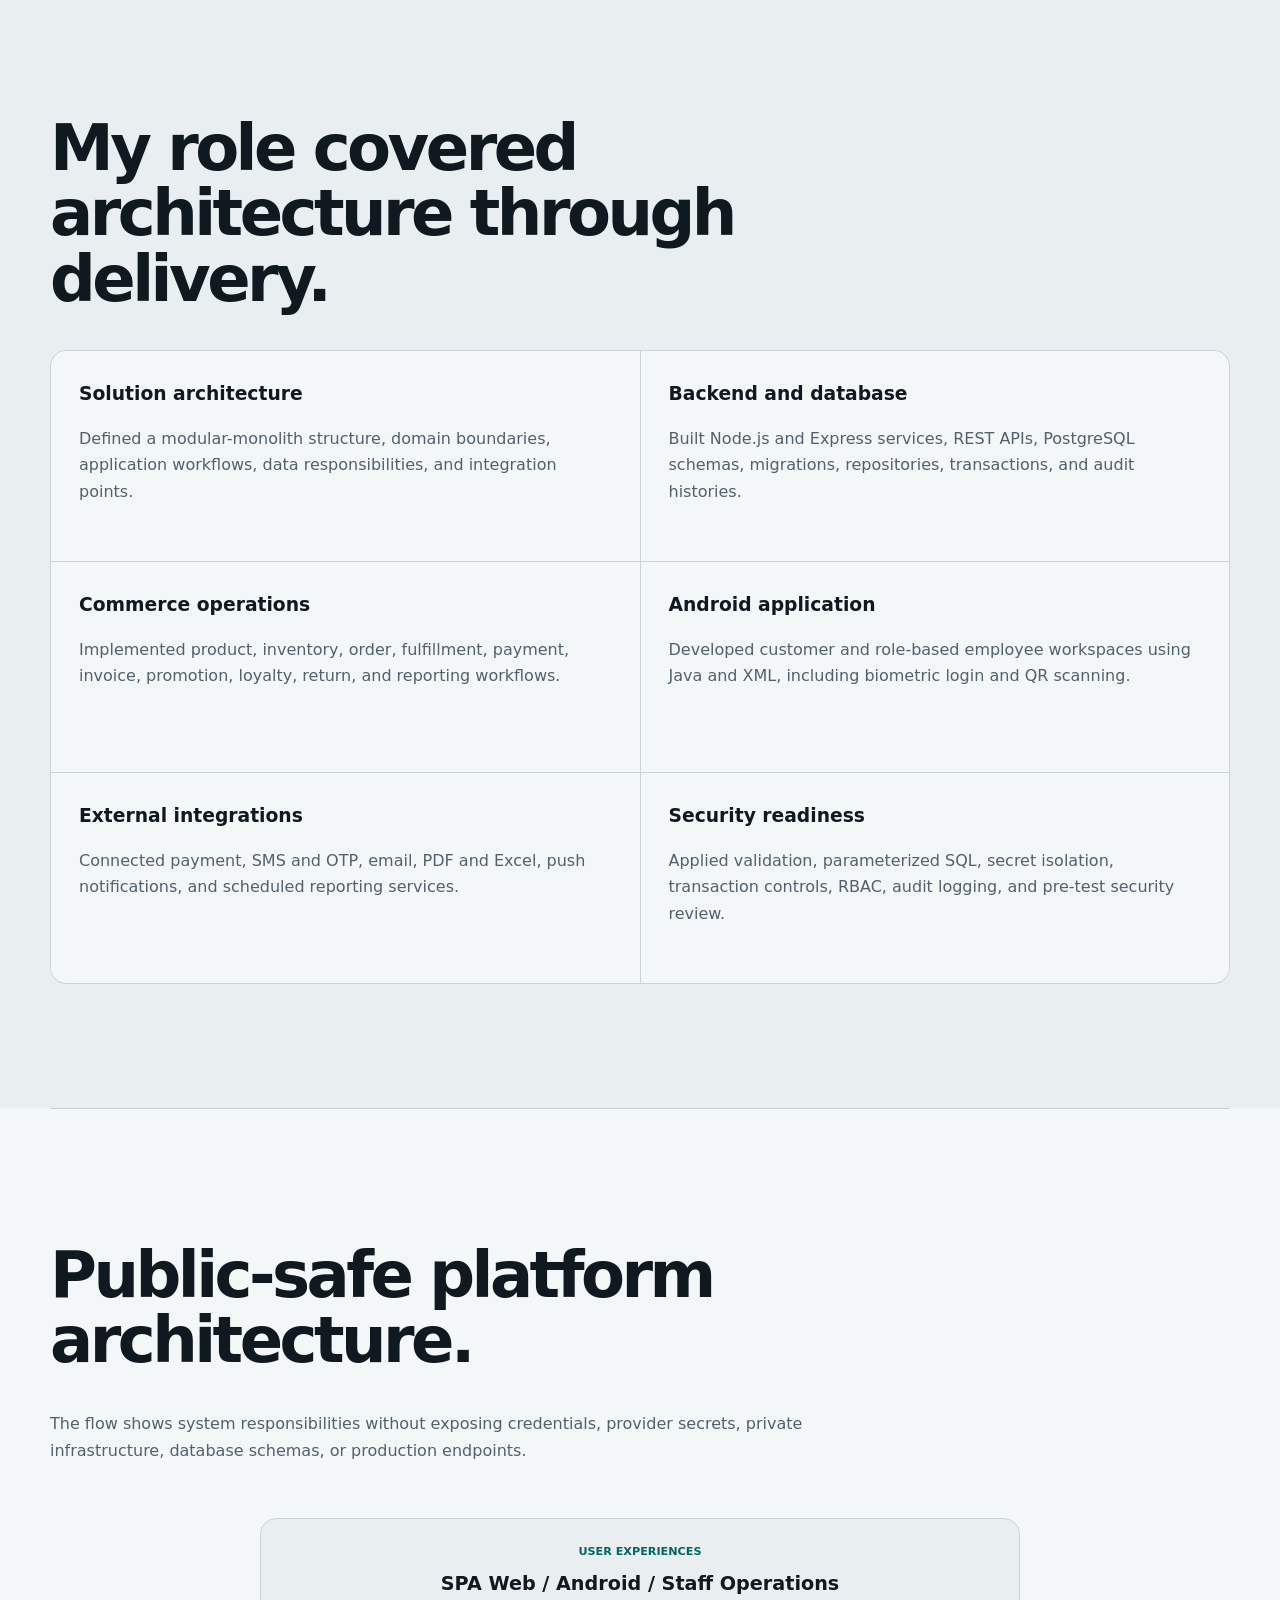
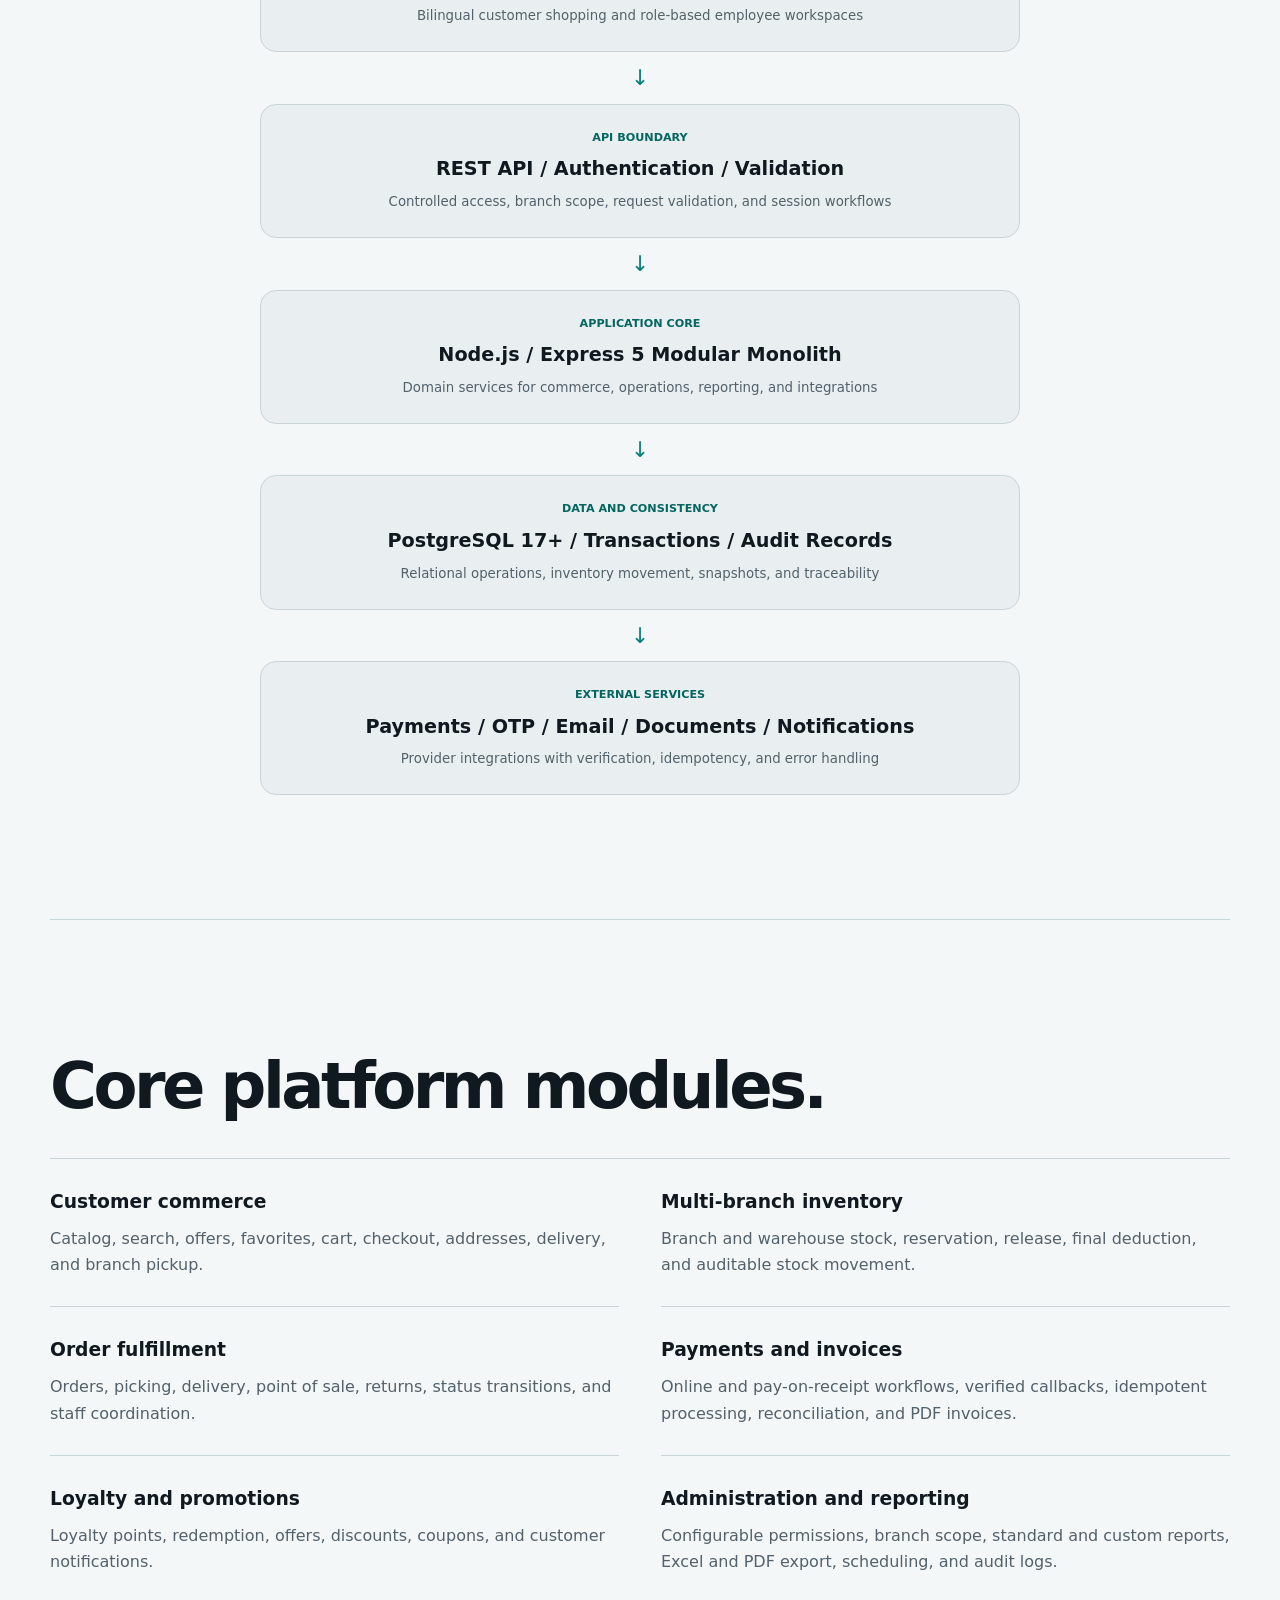
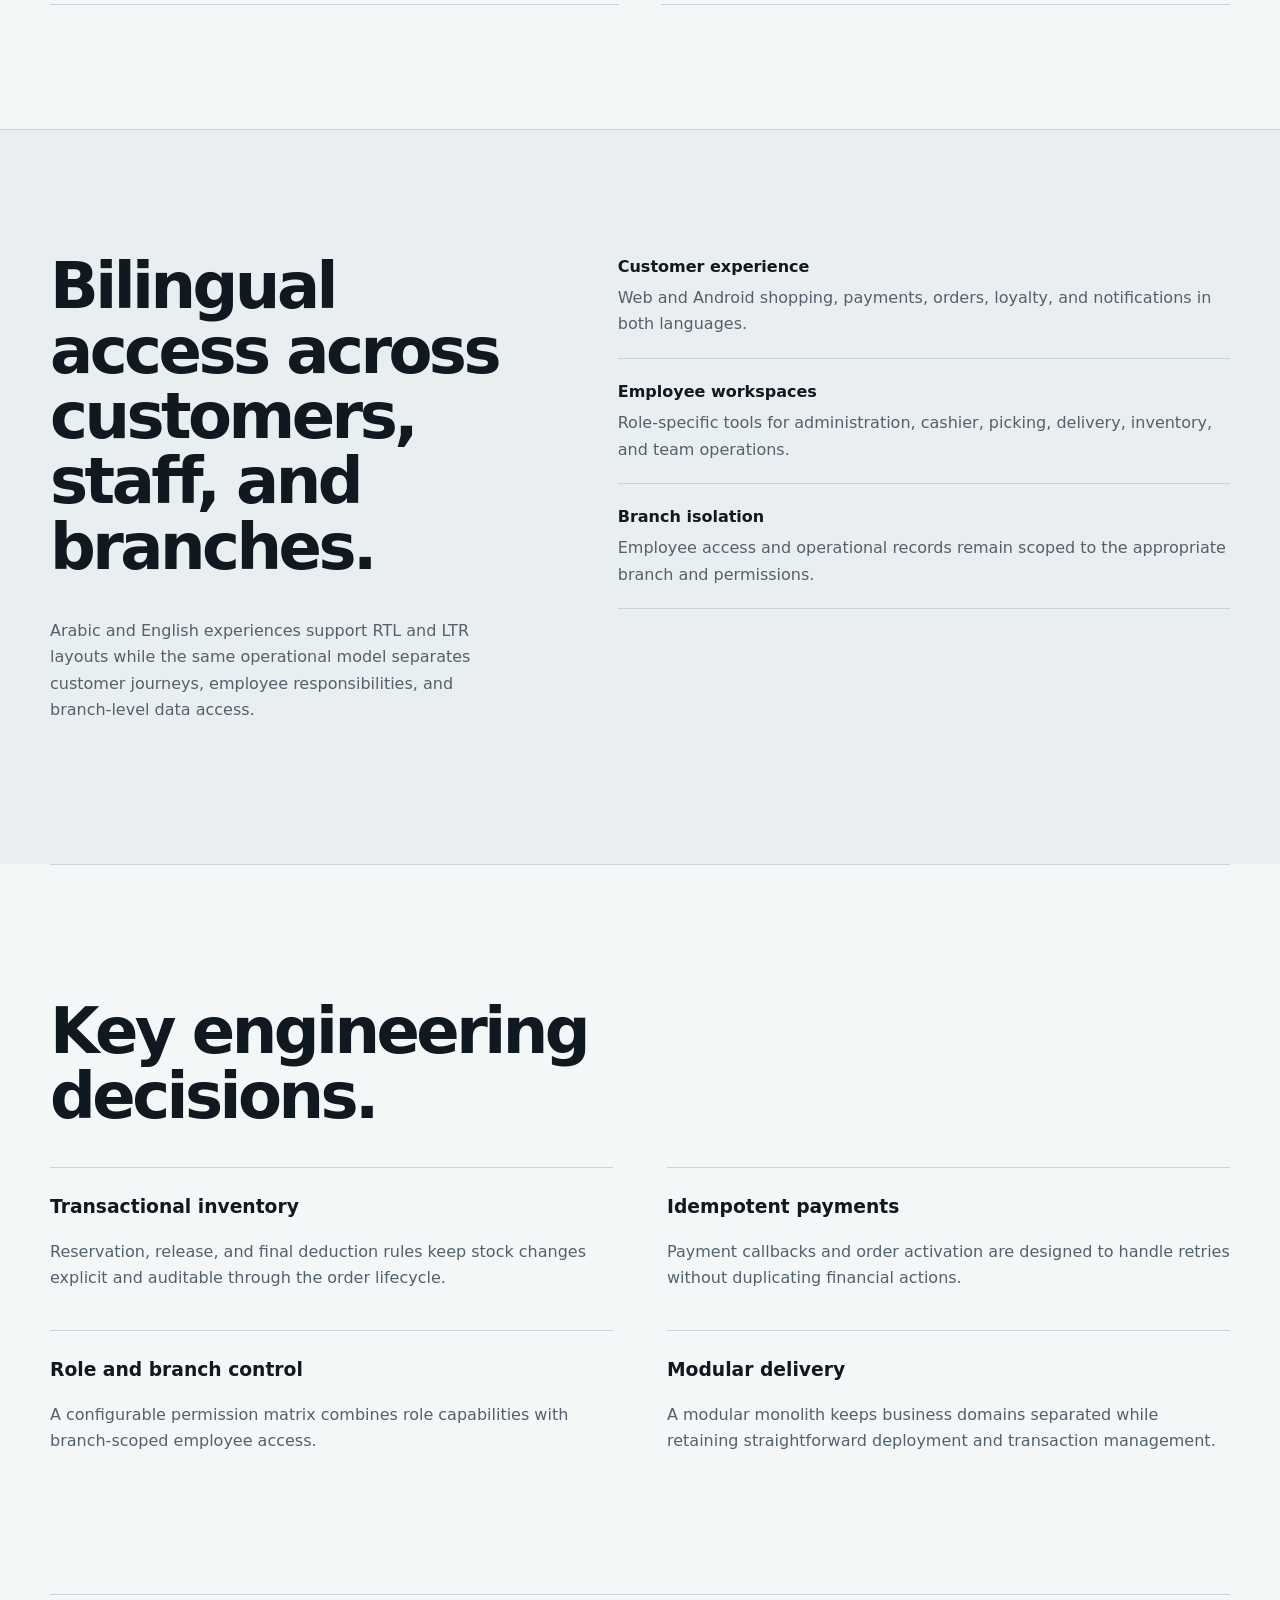
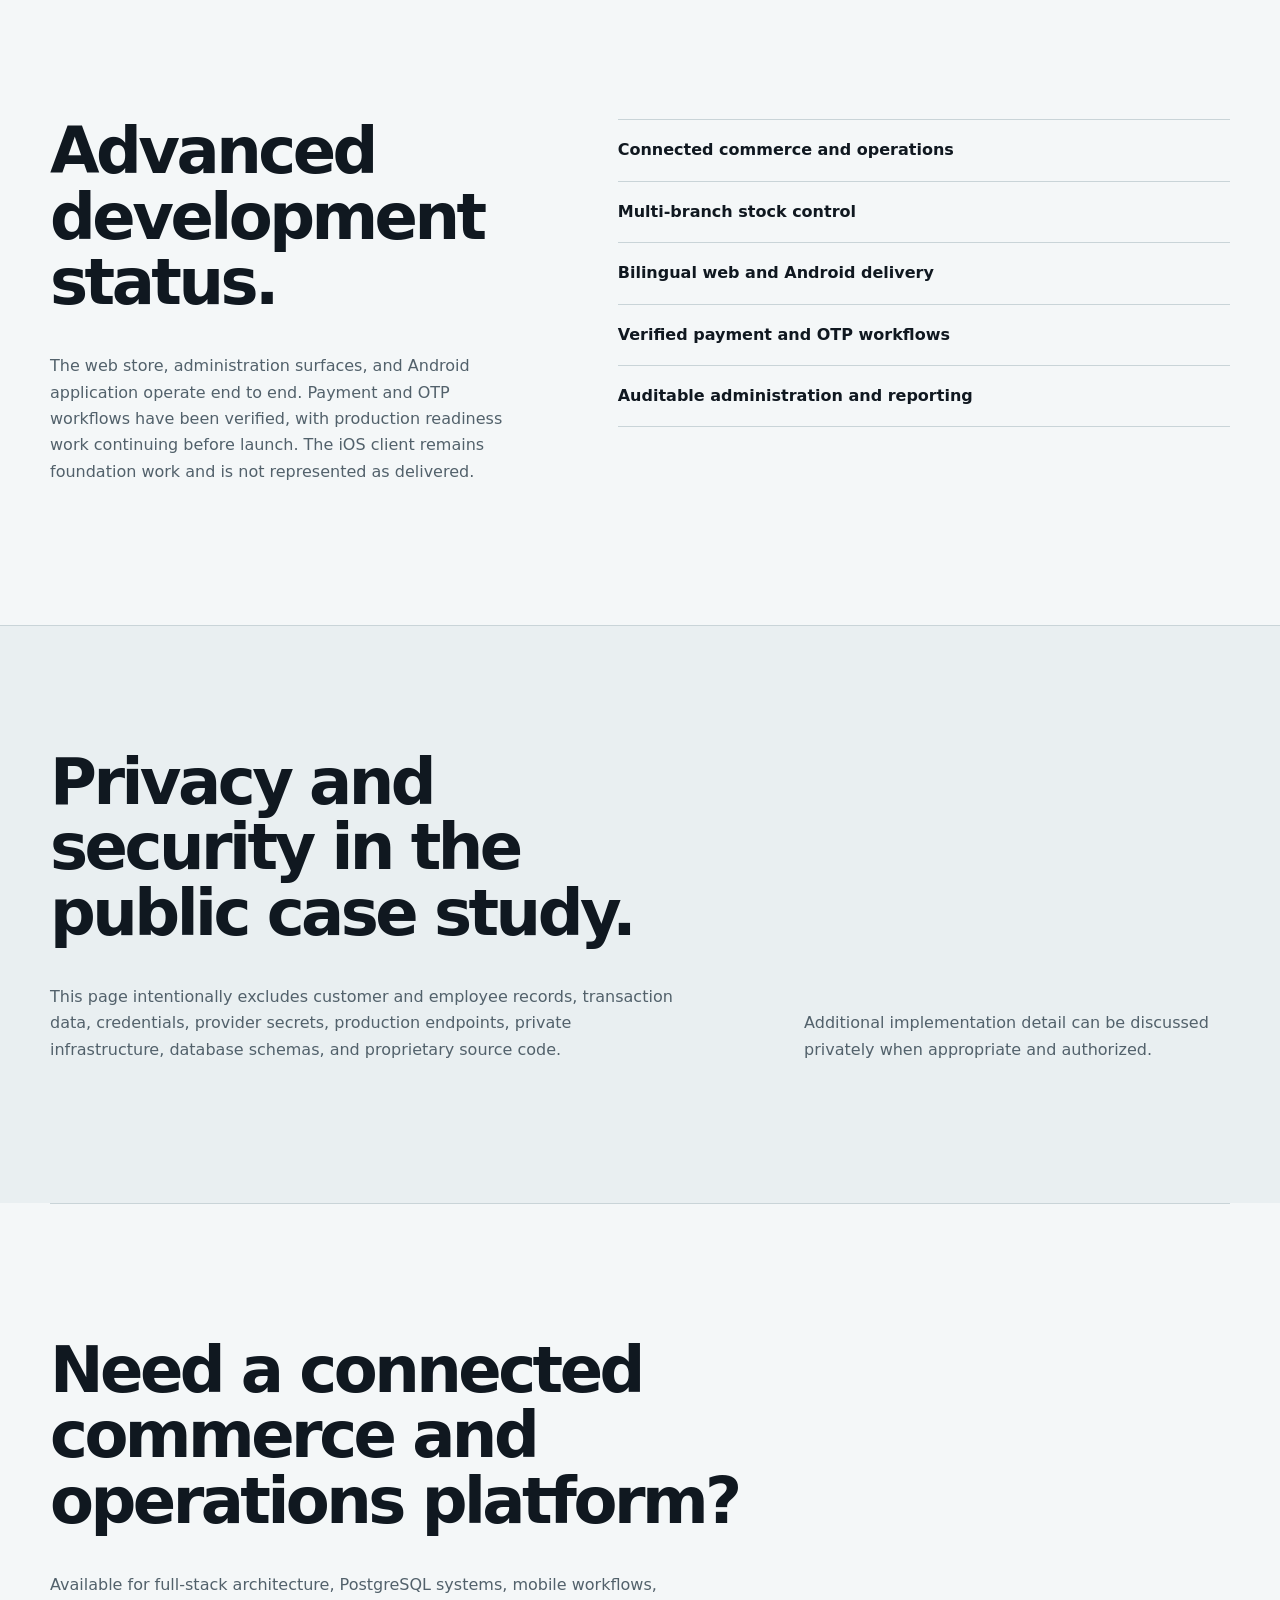
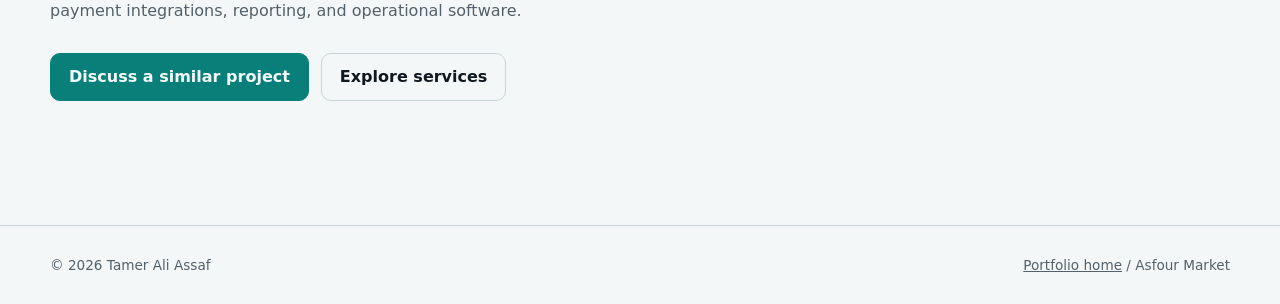
<file: projects/asfour-market.html>
<!doctype html>
<html lang="en">
  <head>
    <meta charset="UTF-8" />
    <meta name="viewport" content="width=device-width, initial-scale=1.0" />
    <meta
      name="description"
      content="Public-safe case study of Asfour Market, a bilingual digital-commerce and supermarket operations platform designed and developed by Tamer Ali Assaf."
    />
    <meta name="author" content="Tamer Ali Assaf" />
    <meta name="theme-color" content="#0b1118" />
    <meta property="og:type" content="article" />
    <meta
      property="og:title"
      content="Asfour Market Platform | Tamer Ali Assaf"
    />
    <meta
      property="og:description"
      content="Digital commerce, multi-branch inventory, payments, reporting, access control, and Android operations in one bilingual platform."
    />
    <meta
      property="og:image"
      content="https://tamer-assaf2.github.io/thumbanel_projects/Asfour_Market_Digital_Commerce_Platform.png"
    />
    <meta property="og:image:width" content="1672" />
    <meta property="og:image:height" content="941" />
    <meta
      property="og:image:alt"
      content="Asfour Market digital commerce and operations platform"
    />
    <meta
      property="og:url"
      content="https://tamer-assaf2.github.io/projects/asfour-market.html"
    />
    <meta property="og:site_name" content="Tamer Ali Assaf" />
    <meta property="og:locale" content="en_US" />
    <meta name="twitter:card" content="summary_large_image" />
    <meta
      name="twitter:title"
      content="Asfour Market Platform | Tamer Ali Assaf"
    />
    <meta
      name="twitter:description"
      content="Digital commerce, multi-branch inventory, payments, reporting, access control, and mobile operations."
    />
    <meta
      name="twitter:image"
      content="https://tamer-assaf2.github.io/thumbanel_projects/Asfour_Market_Digital_Commerce_Platform.png"
    />
    <link
      rel="canonical"
      href="https://tamer-assaf2.github.io/projects/asfour-market.html"
    />
    <title>Asfour Market Platform | Tamer Ali Assaf</title>
    <link rel="icon" href="../favicon.svg" type="image/svg+xml" />
    <link rel="manifest" href="../site.webmanifest" />
    <link rel="stylesheet" href="../assets/style.css?v=20261016-1" />
    <script type="application/ld+json">
      {
        "@context": "https://schema.org",
        "@type": "CreativeWork",
        "name": "Asfour Market Digital Commerce and Operations Platform",
        "description": "A bilingual supermarket platform combining digital commerce, multi-branch inventory, payments, reporting, access control, and Android workflows.",
        "image": "https://tamer-assaf2.github.io/thumbanel_projects/Asfour_Market_Digital_Commerce_Platform.png",
        "dateCreated": "2026",
        "author": {
          "@type": "Person",
          "name": "Tamer Ali Assaf",
          "url": "https://tamer-assaf2.github.io/"
        }
      }
    </script>
  </head>
  <body>
    <a class="skip-link" href="#main-content">Skip to content</a>
    <header class="nav-wrap">
      <nav class="nav container" aria-label="Case study navigation">
        <a
          class="brand"
          href="../index.html"
          aria-label="Tamer Ali Assaf, portfolio home"
          >Tamer Ali Assaf<span>.</span></a
        >
        <div class="nav-actions">
          <button
            class="theme-toggle"
            type="button"
            aria-label="Switch color theme"
          >
            Theme
          </button>
          <button
            class="menu-btn"
            type="button"
            aria-expanded="false"
            aria-controls="nav-links"
          >
            Menu
          </button>
        </div>
        <div class="nav-links" id="nav-links">
          <a href="../index.html#projects">All work</a>
          <a href="../services/">Services</a>
          <a href="#role">My role</a>
          <a href="#architecture">Architecture</a>
          <a href="#privacy">Privacy</a>
          <a href="../index.html#contact">Contact</a>
        </div>
      </nav>
    </header>

    <main id="main-content">
      <section class="case-hero container">
        <div class="case-hero-copy reveal">
          <div class="status-line">
            <span>Private client project</span><span>2026 - Present</span
            ><span>Commerce + operations</span>
          </div>
          <h1>Asfour Market</h1>
          <p>
            A bilingual digital-commerce and supermarket operations platform
            connecting customer shopping, branch inventory, payments,
            fulfillment, reporting, and Android staff workflows.
          </p>
          <div class="actions">
            <a class="btn primary" href="#overview">Read case study</a
            ><a class="btn" href="../index.html#projects">Back to work</a>
          </div>
        </div>
        <figure class="case-hero-media reveal">
          <picture>
            <source
              srcset="../thumbanel_projects/Asfour_Market_Digital_Commerce_Platform.webp"
              type="image/webp"
            />
            <img
              src="../thumbanel_projects/Asfour_Market_Digital_Commerce_Platform.png"
              alt="Asfour Market digital commerce and operations platform on desktop and mobile"
              width="1672"
              height="941"
              fetchpriority="high"
              decoding="async"
            />
          </picture>
          <figcaption>
            Public-safe concept visual. Operational data and private interfaces
            are intentionally excluded.
          </figcaption>
        </figure>
      </section>

      <div class="case-evidence">
        <div class="container">
          <dl>
            <div>
              <dt>Client context</dt>
              <dd>Asfour Market</dd>
            </div>
            <div>
              <dt>Category</dt>
              <dd>Digital commerce and retail operations</dd>
            </div>
            <div>
              <dt>Primary domain</dt>
              <dd>Full-stack, database, mobile, and integrations</dd>
            </div>
            <div>
              <dt>Source code</dt>
              <dd>Private and proprietary</dd>
            </div>
          </dl>
        </div>
      </div>

      <section id="overview" class="section container case-overview">
        <div class="reveal">
          <h2>One platform from cart to branch operations.</h2>
        </div>
        <div class="case-prose reveal">
          <p>
            The platform combines a customer storefront with the operational
            systems required to manage products, branches, warehouses, orders,
            picking, delivery, point of sale, returns, invoices, and loyalty.
          </p>
          <p>
            Web and Android experiences use the same application services while
            role-based access, branch scope, audit records, and transaction
            rules protect operational consistency.
          </p>
        </div>
      </section>

      <section id="role" class="section role-section">
        <div class="container">
          <h2 class="reveal">My role covered architecture through delivery.</h2>
          <div class="role-grid">
            <article class="reveal">
              <h3>Solution architecture</h3>
              <p>
                Defined a modular-monolith structure, domain boundaries,
                application workflows, data responsibilities, and integration
                points.
              </p>
            </article>
            <article class="reveal">
              <h3>Backend and database</h3>
              <p>
                Built Node.js and Express services, REST APIs, PostgreSQL
                schemas, migrations, repositories, transactions, and audit
                histories.
              </p>
            </article>
            <article class="reveal">
              <h3>Commerce operations</h3>
              <p>
                Implemented product, inventory, order, fulfillment, payment,
                invoice, promotion, loyalty, return, and reporting workflows.
              </p>
            </article>
            <article class="reveal">
              <h3>Android application</h3>
              <p>
                Developed customer and role-based employee workspaces using Java
                and XML, including biometric login and QR scanning.
              </p>
            </article>
            <article class="reveal">
              <h3>External integrations</h3>
              <p>
                Connected payment, SMS and OTP, email, PDF and Excel, push
                notifications, and scheduled reporting services.
              </p>
            </article>
            <article class="reveal">
              <h3>Security readiness</h3>
              <p>
                Applied validation, parameterized SQL, secret isolation,
                transaction controls, RBAC, audit logging, and pre-test security
                review.
              </p>
            </article>
          </div>
        </div>
      </section>

      <section id="architecture" class="section container architecture-section">
        <div class="architecture-intro reveal">
          <h2>Public-safe platform architecture.</h2>
          <p>
            The flow shows system responsibilities without exposing credentials,
            provider secrets, private infrastructure, database schemas, or
            production endpoints.
          </p>
        </div>
        <figure class="architecture-flow reveal">
          <figcaption class="visually-hidden">
            Asfour Market platform architecture flow
          </figcaption>
          <div class="architecture-stage">
            <span>User experiences</span>
            <strong>SPA Web / Android / Staff Operations</strong>
            <small
              >Bilingual customer shopping and role-based employee
              workspaces</small
            >
          </div>
          <div class="flow-connector" aria-hidden="true">↓</div>
          <div class="architecture-stage">
            <span>API boundary</span>
            <strong>REST API / Authentication / Validation</strong>
            <small
              >Controlled access, branch scope, request validation, and session
              workflows</small
            >
          </div>
          <div class="flow-connector" aria-hidden="true">↓</div>
          <div class="architecture-stage">
            <span>Application core</span>
            <strong>Node.js / Express 5 Modular Monolith</strong>
            <small
              >Domain services for commerce, operations, reporting, and
              integrations</small
            >
          </div>
          <div class="flow-connector" aria-hidden="true">↓</div>
          <div class="architecture-stage">
            <span>Data and consistency</span>
            <strong>PostgreSQL 17+ / Transactions / Audit Records</strong>
            <small
              >Relational operations, inventory movement, snapshots, and
              traceability</small
            >
          </div>
          <div class="flow-connector" aria-hidden="true">↓</div>
          <div class="architecture-stage">
            <span>External services</span>
            <strong>Payments / OTP / Email / Documents / Notifications</strong>
            <small
              >Provider integrations with verification, idempotency, and error
              handling</small
            >
          </div>
        </figure>
      </section>

      <section class="section container modules-section">
        <h2 class="reveal">Core platform modules.</h2>
        <div class="module-groups">
          <div class="reveal">
            <h3>Customer commerce</h3>
            <p>
              Catalog, search, offers, favorites, cart, checkout, addresses,
              delivery, and branch pickup.
            </p>
          </div>
          <div class="reveal">
            <h3>Multi-branch inventory</h3>
            <p>
              Branch and warehouse stock, reservation, release, final deduction,
              and auditable stock movement.
            </p>
          </div>
          <div class="reveal">
            <h3>Order fulfillment</h3>
            <p>
              Orders, picking, delivery, point of sale, returns, status
              transitions, and staff coordination.
            </p>
          </div>
          <div class="reveal">
            <h3>Payments and invoices</h3>
            <p>
              Online and pay-on-receipt workflows, verified callbacks,
              idempotent processing, reconciliation, and PDF invoices.
            </p>
          </div>
          <div class="reveal">
            <h3>Loyalty and promotions</h3>
            <p>
              Loyalty points, redemption, offers, discounts, coupons, and
              customer notifications.
            </p>
          </div>
          <div class="reveal">
            <h3>Administration and reporting</h3>
            <p>
              Configurable permissions, branch scope, standard and custom
              reports, Excel and PDF export, scheduling, and audit logs.
            </p>
          </div>
        </div>
      </section>

      <section class="section gis-section">
        <div class="container gis-layout">
          <div class="reveal">
            <h2>Bilingual access across customers, staff, and branches.</h2>
            <p>
              Arabic and English experiences support RTL and LTR layouts while
              the same operational model separates customer journeys, employee
              responsibilities, and branch-level data access.
            </p>
          </div>
          <dl class="reveal">
            <div>
              <dt>Customer experience</dt>
              <dd>
                Web and Android shopping, payments, orders, loyalty, and
                notifications in both languages.
              </dd>
            </div>
            <div>
              <dt>Employee workspaces</dt>
              <dd>
                Role-specific tools for administration, cashier, picking,
                delivery, inventory, and team operations.
              </dd>
            </div>
            <div>
              <dt>Branch isolation</dt>
              <dd>
                Employee access and operational records remain scoped to the
                appropriate branch and permissions.
              </dd>
            </div>
          </dl>
        </div>
      </section>

      <section class="section container engineering-decisions">
        <h2 class="reveal">Key engineering decisions.</h2>
        <div class="decision-list">
          <article class="reveal">
            <h3>Transactional inventory</h3>
            <p>
              Reservation, release, and final deduction rules keep stock changes
              explicit and auditable through the order lifecycle.
            </p>
          </article>
          <article class="reveal">
            <h3>Idempotent payments</h3>
            <p>
              Payment callbacks and order activation are designed to handle
              retries without duplicating financial actions.
            </p>
          </article>
          <article class="reveal">
            <h3>Role and branch control</h3>
            <p>
              A configurable permission matrix combines role capabilities with
              branch-scoped employee access.
            </p>
          </article>
          <article class="reveal">
            <h3>Modular delivery</h3>
            <p>
              A modular monolith keeps business domains separated while
              retaining straightforward deployment and transaction management.
            </p>
          </article>
        </div>
      </section>

      <section class="section container outcome-section">
        <div class="reveal">
          <h2>Advanced development status.</h2>
          <p>
            The web store, administration surfaces, and Android application
            operate end to end. Payment and OTP workflows have been verified,
            with production readiness work continuing before launch. The iOS
            client remains foundation work and is not represented as delivered.
          </p>
        </div>
        <div class="outcome-points reveal">
          <span>Connected commerce and operations</span>
          <span>Multi-branch stock control</span>
          <span>Bilingual web and Android delivery</span>
          <span>Verified payment and OTP workflows</span>
          <span>Auditable administration and reporting</span>
        </div>
      </section>

      <section id="privacy" class="section privacy-section">
        <div class="container privacy-note reveal">
          <div>
            <h2>Privacy and security in the public case study.</h2>
            <p>
              This page intentionally excludes customer and employee records,
              transaction data, credentials, provider secrets, production
              endpoints, private infrastructure, database schemas, and
              proprietary source code.
            </p>
          </div>
          <p>
            Additional implementation detail can be discussed privately when
            appropriate and authorized.
          </p>
        </div>
      </section>

      <section class="section container contact case-contact reveal">
        <h2>Need a connected commerce and operations platform?</h2>
        <p>
          Available for full-stack architecture, PostgreSQL systems, mobile
          workflows, payment integrations, reporting, and operational software.
        </p>
        <div class="actions">
          <a
            class="btn primary"
            href="mailto:tassaf.developer@gmail.com?subject=Business%20System%20Project%20Inquiry"
            >Discuss a similar project</a
          ><a class="btn" href="../services/">Explore services</a>
        </div>
      </section>
    </main>

    <footer>
      <div class="container footer-inner">
        <span>© <span id="year"></span> Tamer Ali Assaf</span
        ><span><a href="../index.html">Portfolio home</a> / Asfour Market</span>
      </div>
    </footer>
    <script src="../assets/script.js"></script>
  </body>
</html>
</file>
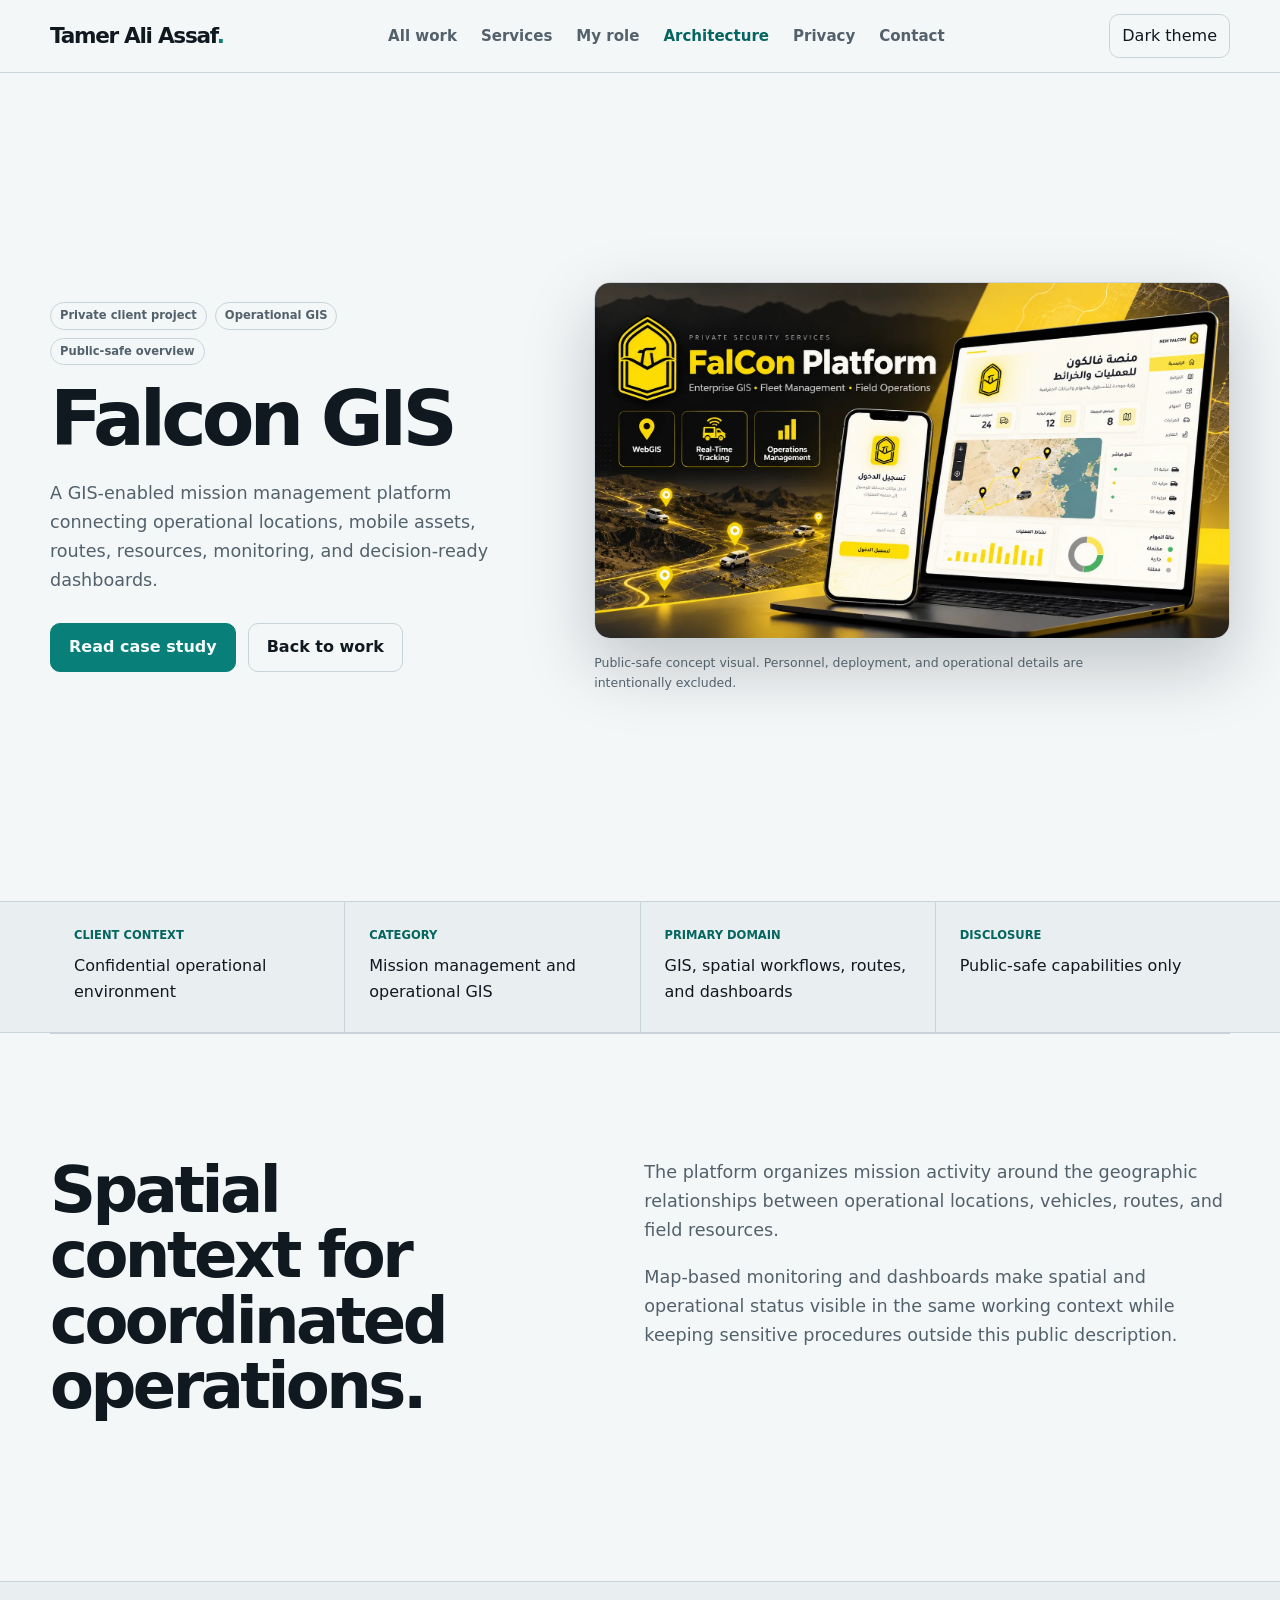
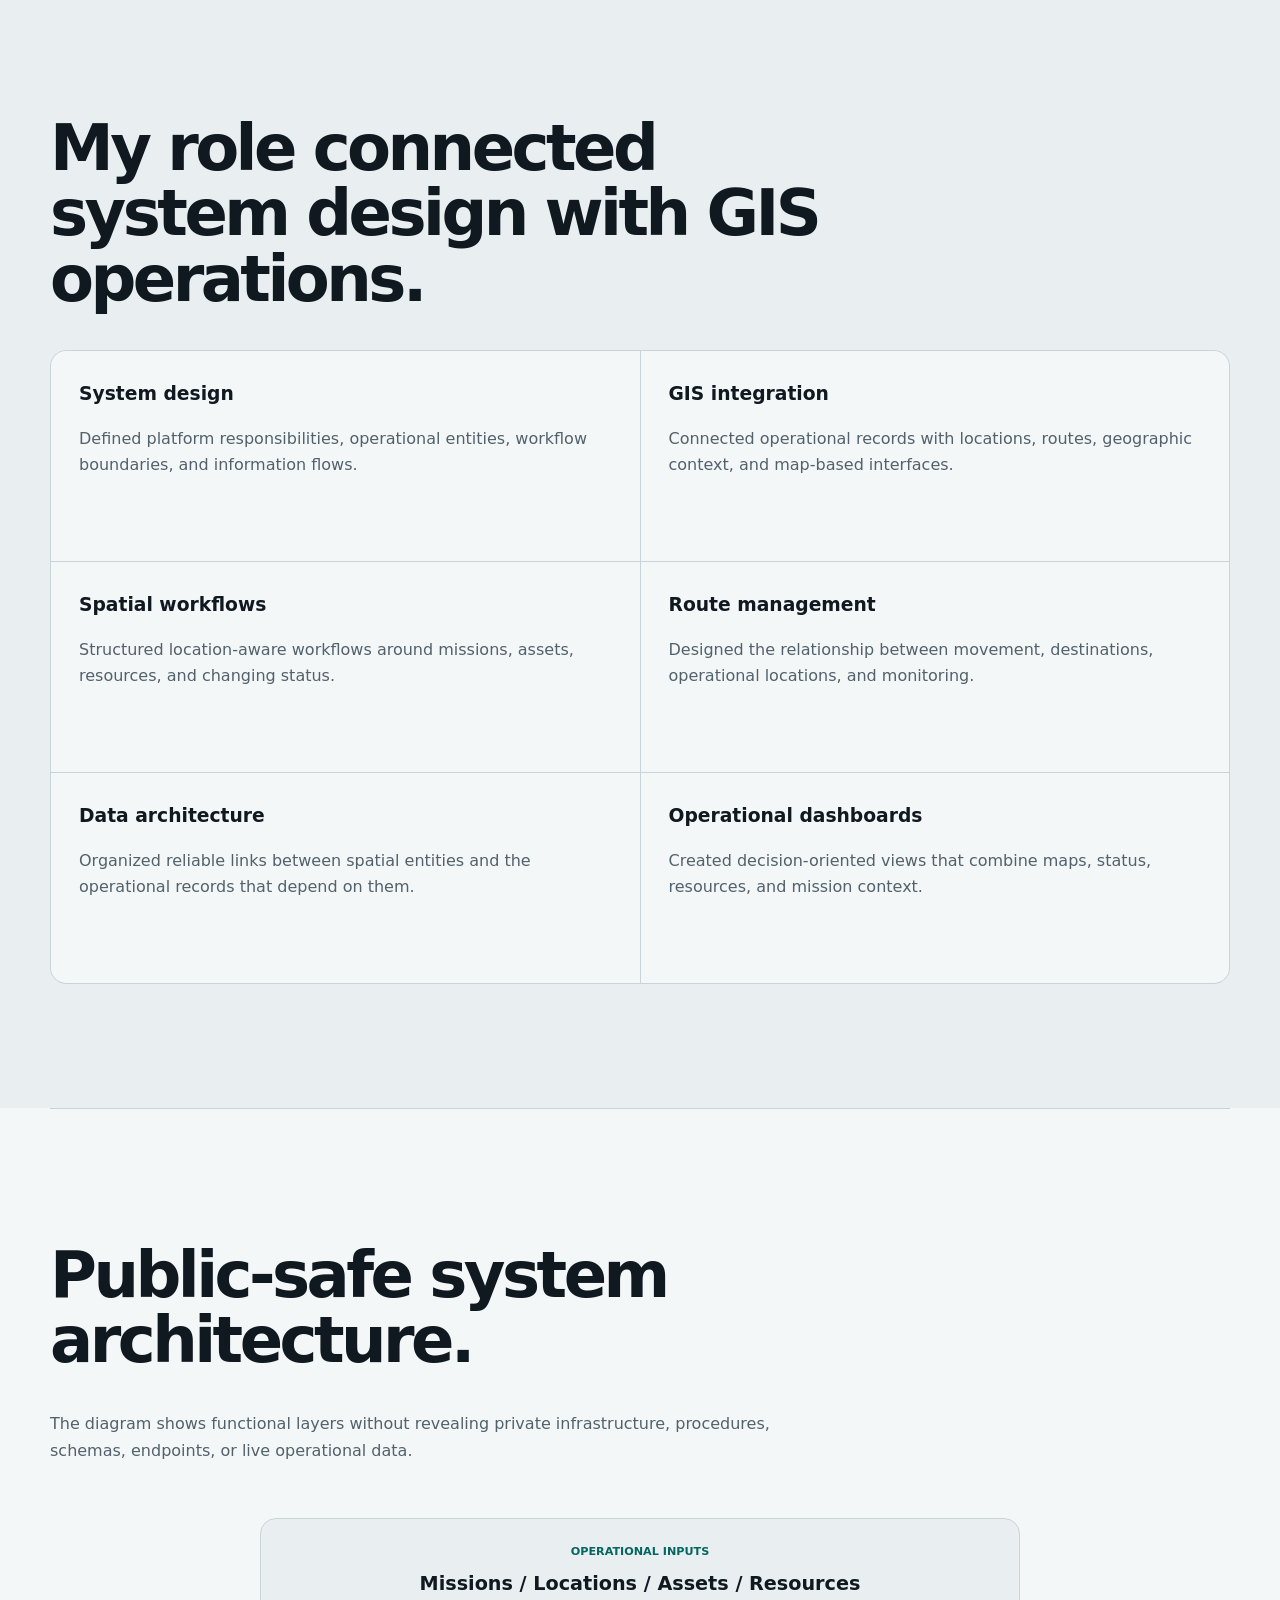
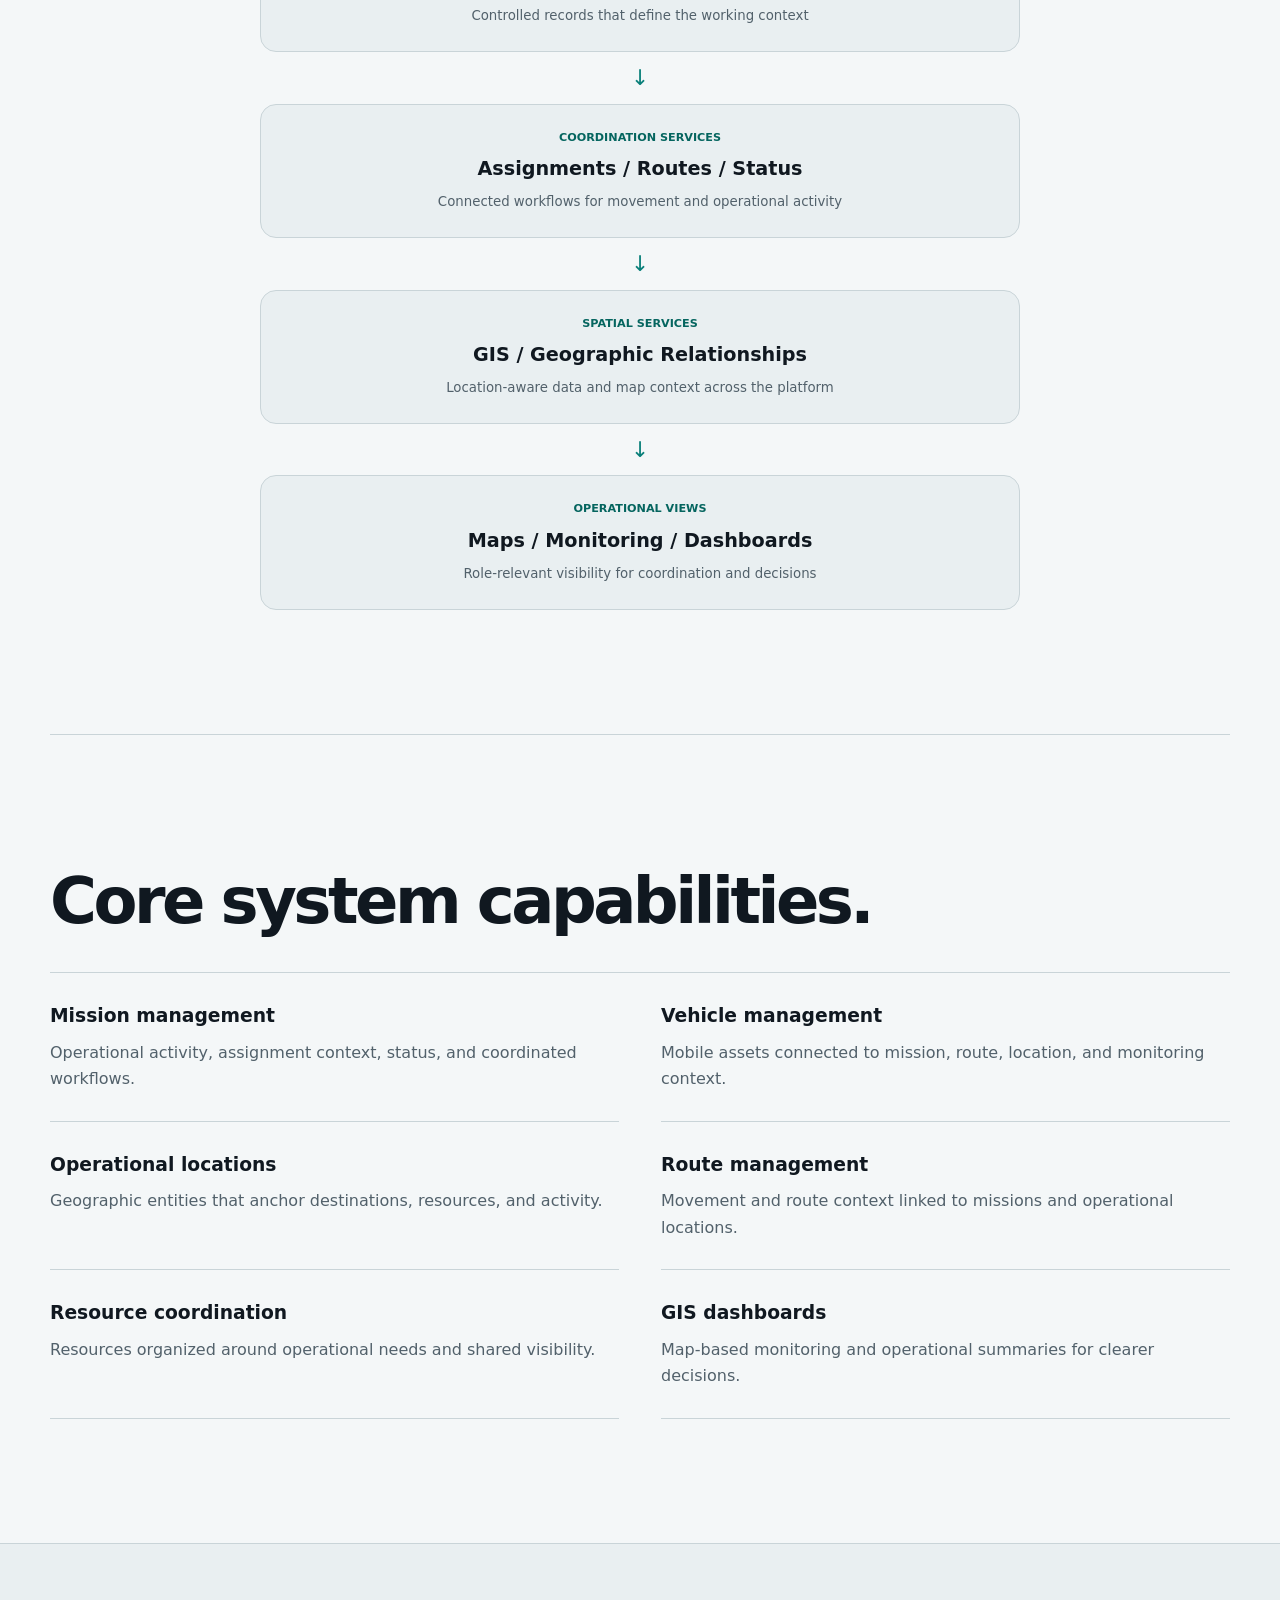
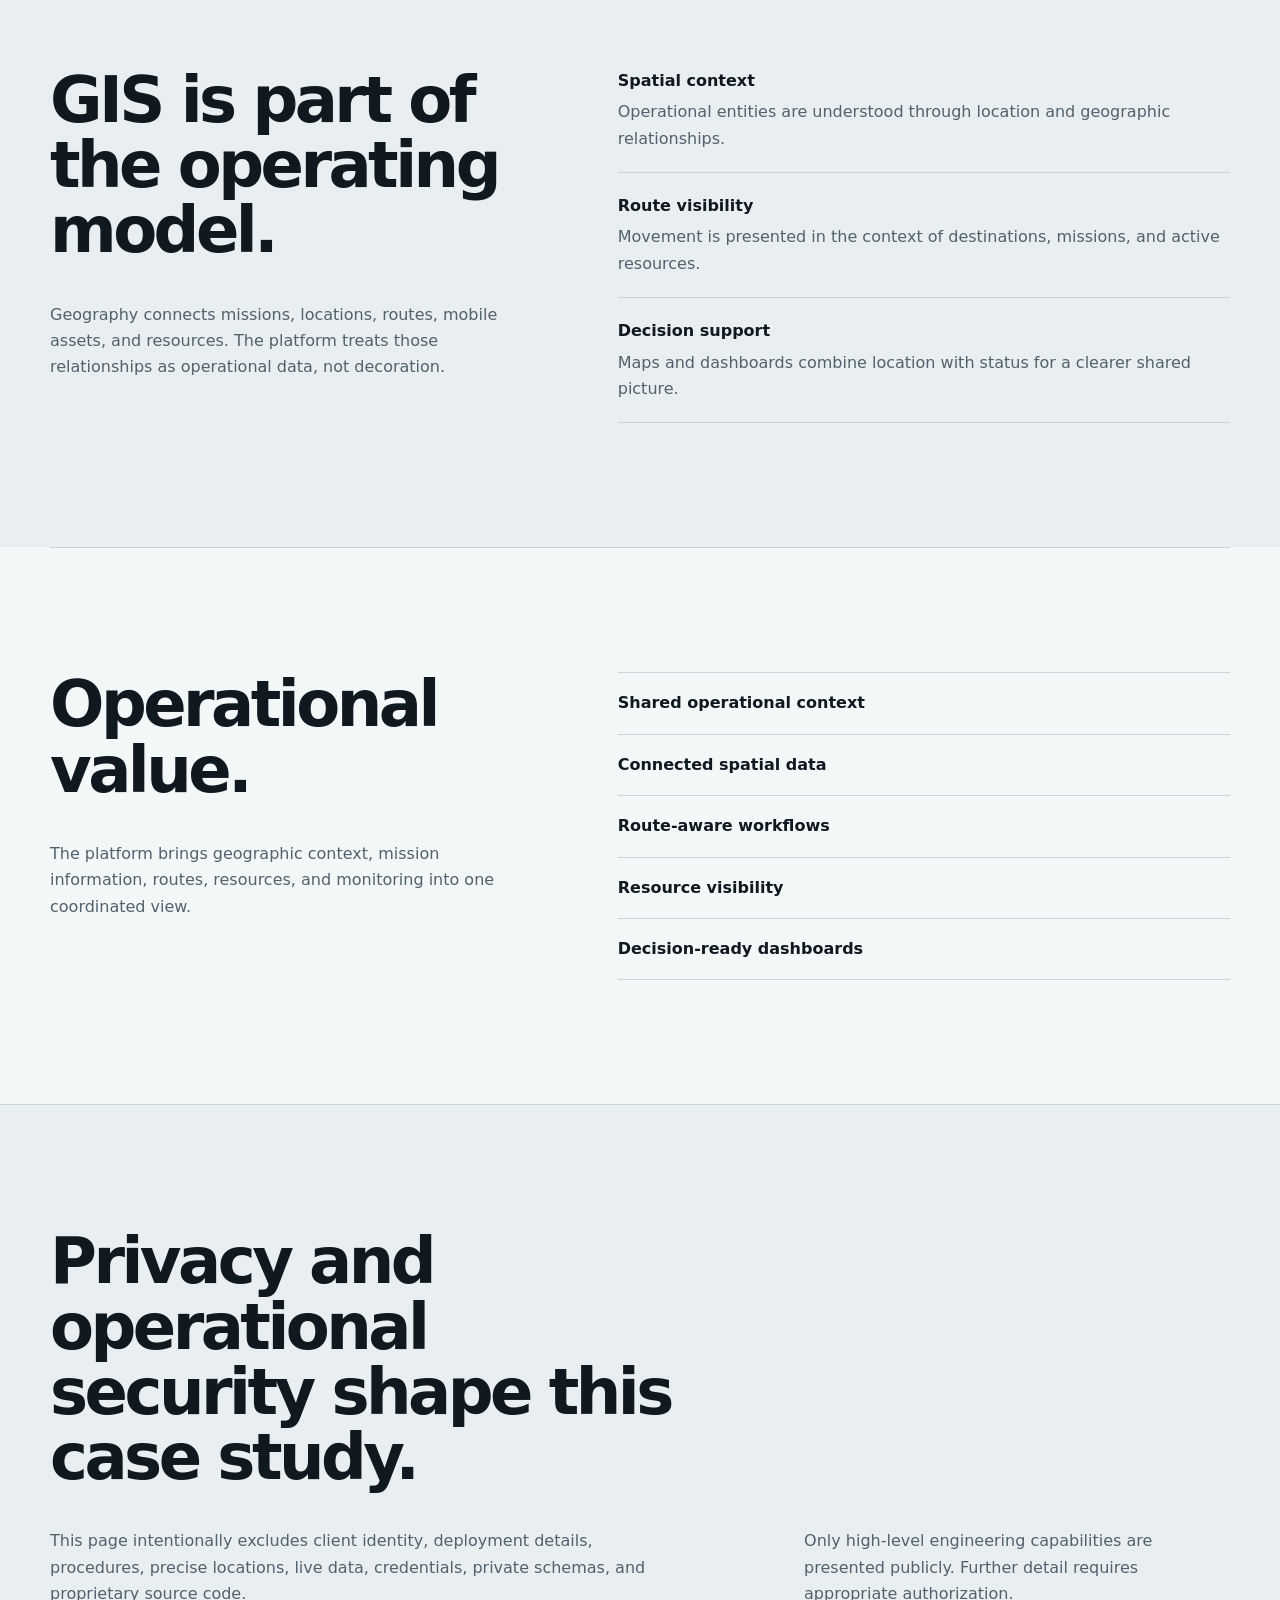
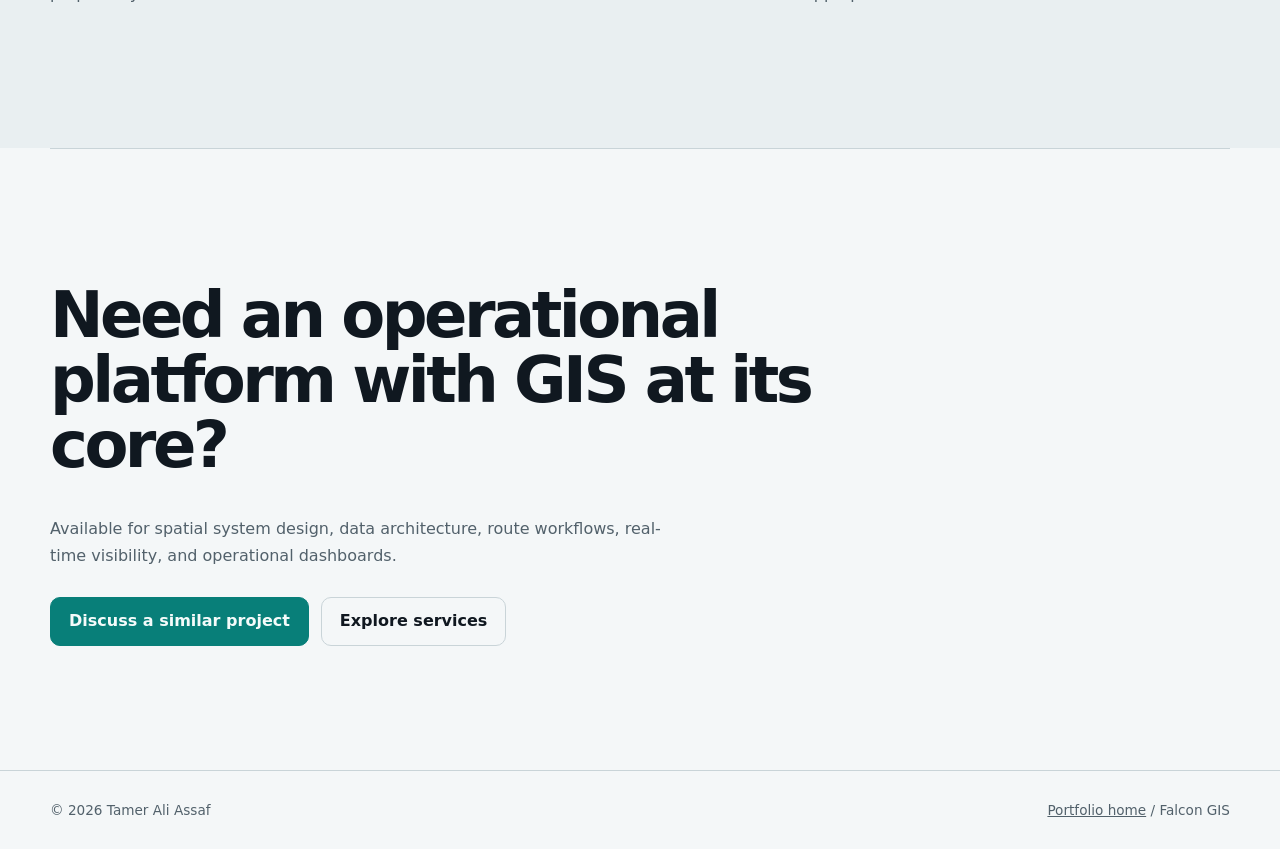
<file: projects/falcon-gis.html>
<!doctype html>
<html lang="en">
  <head>
    <meta charset="UTF-8" />
    <meta name="viewport" content="width=device-width, initial-scale=1.0" />
    <meta
      name="description"
      content="Public-safe case study of Falcon GIS, a mission management and operational geospatial platform designed by Tamer Ali Assaf."
    />
    <meta name="author" content="Tamer Ali Assaf" />
    <meta name="theme-color" content="#0b1118" />
    <meta property="og:type" content="article" />
    <meta property="og:title" content="Falcon GIS | Tamer Ali Assaf" />
    <meta
      property="og:description"
      content="Mission management, vehicles, routes, resources, spatial monitoring, and operational dashboards in one GIS-enabled platform."
    />
    <meta
      property="og:image"
      content="https://tamer-assaf2.github.io/thumbanel_projects/FalCon_Platform_GIS_Fleet_Dashboard.png"
    />
    <meta property="og:image:width" content="1672" />
    <meta property="og:image:height" content="941" />
    <meta
      property="og:image:alt"
      content="Falcon GIS fleet and field operations platform"
    />
    <meta
      property="og:url"
      content="https://tamer-assaf2.github.io/projects/falcon-gis.html"
    />
    <meta property="og:site_name" content="Tamer Ali Assaf" />
    <meta property="og:locale" content="en_US" />
    <meta name="twitter:card" content="summary_large_image" />
    <meta name="twitter:title" content="Falcon GIS | Tamer Ali Assaf" />
    <meta
      name="twitter:description"
      content="Mission management, vehicles, routes, resources, spatial monitoring, and operational dashboards in one GIS-enabled platform."
    />
    <meta
      name="twitter:image"
      content="https://tamer-assaf2.github.io/thumbanel_projects/FalCon_Platform_GIS_Fleet_Dashboard.png"
    />
    <link
      rel="canonical"
      href="https://tamer-assaf2.github.io/projects/falcon-gis.html"
    />
    <title>Falcon GIS | Tamer Ali Assaf</title>
    <link rel="icon" href="../favicon.svg" type="image/svg+xml" />
    <link rel="manifest" href="../site.webmanifest" />
    <link rel="stylesheet" href="../assets/style.css?v=20261016-1" />
    <script type="application/ld+json">
      {
        "@context": "https://schema.org",
        "@type": "CreativeWork",
        "name": "Falcon GIS Operational Platform",
        "description": "A public-safe overview of a GIS-enabled mission management platform for vehicles, routes, locations, resources, and operational visibility.",
        "image": "https://tamer-assaf2.github.io/thumbanel_projects/FalCon_Platform_GIS_Fleet_Dashboard.png",
        "author": {
          "@type": "Person",
          "name": "Tamer Ali Assaf",
          "url": "https://tamer-assaf2.github.io/"
        }
      }
    </script>
  </head>
  <body>
    <a class="skip-link" href="#main-content">Skip to content</a>
    <header class="nav-wrap">
      <nav class="nav container" aria-label="Case study navigation">
        <a
          class="brand"
          href="../index.html"
          aria-label="Tamer Ali Assaf, portfolio home"
          >Tamer Ali Assaf<span>.</span></a
        >
        <div class="nav-actions">
          <button
            class="theme-toggle"
            type="button"
            aria-label="Switch color theme"
          >
            Theme
          </button>
          <button
            class="menu-btn"
            type="button"
            aria-expanded="false"
            aria-controls="nav-links"
          >
            Menu
          </button>
        </div>
        <div class="nav-links" id="nav-links">
          <a href="../index.html#projects">All work</a
          ><a href="../services/">Services</a><a href="#role">My role</a
          ><a href="#architecture">Architecture</a
          ><a href="#privacy">Privacy</a
          ><a href="../index.html#contact">Contact</a>
        </div>
      </nav>
    </header>

    <main id="main-content">
      <section class="case-hero container">
        <div class="case-hero-copy reveal">
          <div class="status-line">
            <span>Private client project</span><span>Operational GIS</span
            ><span>Public-safe overview</span>
          </div>
          <h1>Falcon GIS</h1>
          <p>
            A GIS-enabled mission management platform connecting operational
            locations, mobile assets, routes, resources, monitoring, and
            decision-ready dashboards.
          </p>
          <div class="actions">
            <a class="btn primary" href="#overview">Read case study</a
            ><a class="btn" href="../index.html#projects">Back to work</a>
          </div>
        </div>
        <figure class="case-hero-media reveal">
          <picture>
            <source
              srcset="../thumbanel_projects/FalCon_Platform_GIS_Fleet_Dashboard.webp"
              type="image/webp"
            />
            <img
              src="../thumbanel_projects/FalCon_Platform_GIS_Fleet_Dashboard.png"
              alt="Falcon GIS fleet and field operations platform shown on laptop and mobile"
              width="1672"
              height="941"
              fetchpriority="high"
              decoding="async"
            />
          </picture>
          <figcaption>
            Public-safe concept visual. Personnel, deployment, and operational
            details are intentionally excluded.
          </figcaption>
        </figure>
      </section>

      <div class="case-evidence">
        <div class="container">
          <dl>
            <div>
              <dt>Client context</dt>
              <dd>Confidential operational environment</dd>
            </div>
            <div>
              <dt>Category</dt>
              <dd>Mission management and operational GIS</dd>
            </div>
            <div>
              <dt>Primary domain</dt>
              <dd>GIS, spatial workflows, routes, and dashboards</dd>
            </div>
            <div>
              <dt>Disclosure</dt>
              <dd>Public-safe capabilities only</dd>
            </div>
          </dl>
        </div>
      </div>

      <section id="overview" class="section container case-overview">
        <div class="reveal">
          <h2>Spatial context for coordinated operations.</h2>
        </div>
        <div class="case-prose reveal">
          <p>
            The platform organizes mission activity around the geographic
            relationships between operational locations, vehicles, routes, and
            field resources.
          </p>
          <p>
            Map-based monitoring and dashboards make spatial and operational
            status visible in the same working context while keeping sensitive
            procedures outside this public description.
          </p>
        </div>
      </section>

      <section id="role" class="section role-section">
        <div class="container">
          <h2 class="reveal">
            My role connected system design with GIS operations.
          </h2>
          <div class="role-grid">
            <article class="reveal">
              <h3>System design</h3>
              <p>
                Defined platform responsibilities, operational entities,
                workflow boundaries, and information flows.
              </p>
            </article>
            <article class="reveal">
              <h3>GIS integration</h3>
              <p>
                Connected operational records with locations, routes, geographic
                context, and map-based interfaces.
              </p>
            </article>
            <article class="reveal">
              <h3>Spatial workflows</h3>
              <p>
                Structured location-aware workflows around missions, assets,
                resources, and changing status.
              </p>
            </article>
            <article class="reveal">
              <h3>Route management</h3>
              <p>
                Designed the relationship between movement, destinations,
                operational locations, and monitoring.
              </p>
            </article>
            <article class="reveal">
              <h3>Data architecture</h3>
              <p>
                Organized reliable links between spatial entities and the
                operational records that depend on them.
              </p>
            </article>
            <article class="reveal">
              <h3>Operational dashboards</h3>
              <p>
                Created decision-oriented views that combine maps, status,
                resources, and mission context.
              </p>
            </article>
          </div>
        </div>
      </section>

      <section id="architecture" class="section container architecture-section">
        <div class="architecture-intro reveal">
          <h2>Public-safe system architecture.</h2>
          <p>
            The diagram shows functional layers without revealing private
            infrastructure, procedures, schemas, endpoints, or live operational
            data.
          </p>
        </div>
        <figure class="architecture-flow reveal">
          <figcaption class="visually-hidden">
            Falcon GIS platform architecture flow
          </figcaption>
          <div class="architecture-stage">
            <span>Operational inputs</span
            ><strong>Missions / Locations / Assets / Resources</strong
            ><small>Controlled records that define the working context</small>
          </div>
          <div class="flow-connector" aria-hidden="true">↓</div>
          <div class="architecture-stage">
            <span>Coordination services</span
            ><strong>Assignments / Routes / Status</strong
            ><small
              >Connected workflows for movement and operational activity</small
            >
          </div>
          <div class="flow-connector" aria-hidden="true">↓</div>
          <div class="architecture-stage">
            <span>Spatial services</span
            ><strong>GIS / Geographic Relationships</strong
            ><small
              >Location-aware data and map context across the platform</small
            >
          </div>
          <div class="flow-connector" aria-hidden="true">↓</div>
          <div class="architecture-stage">
            <span>Operational views</span
            ><strong>Maps / Monitoring / Dashboards</strong
            ><small
              >Role-relevant visibility for coordination and decisions</small
            >
          </div>
        </figure>
      </section>

      <section class="section container modules-section">
        <h2 class="reveal">Core system capabilities.</h2>
        <div class="module-groups">
          <div class="reveal">
            <h3>Mission management</h3>
            <p>
              Operational activity, assignment context, status, and coordinated
              workflows.
            </p>
          </div>
          <div class="reveal">
            <h3>Vehicle management</h3>
            <p>
              Mobile assets connected to mission, route, location, and
              monitoring context.
            </p>
          </div>
          <div class="reveal">
            <h3>Operational locations</h3>
            <p>
              Geographic entities that anchor destinations, resources, and
              activity.
            </p>
          </div>
          <div class="reveal">
            <h3>Route management</h3>
            <p>
              Movement and route context linked to missions and operational
              locations.
            </p>
          </div>
          <div class="reveal">
            <h3>Resource coordination</h3>
            <p>
              Resources organized around operational needs and shared
              visibility.
            </p>
          </div>
          <div class="reveal">
            <h3>GIS dashboards</h3>
            <p>
              Map-based monitoring and operational summaries for clearer
              decisions.
            </p>
          </div>
        </div>
      </section>

      <section class="section gis-section">
        <div class="container gis-layout">
          <div class="reveal">
            <h2>GIS is part of the operating model.</h2>
            <p>
              Geography connects missions, locations, routes, mobile assets, and
              resources. The platform treats those relationships as operational
              data, not decoration.
            </p>
          </div>
          <dl class="reveal">
            <div>
              <dt>Spatial context</dt>
              <dd>
                Operational entities are understood through location and
                geographic relationships.
              </dd>
            </div>
            <div>
              <dt>Route visibility</dt>
              <dd>
                Movement is presented in the context of destinations, missions,
                and active resources.
              </dd>
            </div>
            <div>
              <dt>Decision support</dt>
              <dd>
                Maps and dashboards combine location with status for a clearer
                shared picture.
              </dd>
            </div>
          </dl>
        </div>
      </section>

      <section class="section container outcome-section">
        <div class="reveal">
          <h2>Operational value.</h2>
          <p>
            The platform brings geographic context, mission information, routes,
            resources, and monitoring into one coordinated view.
          </p>
        </div>
        <div class="outcome-points reveal">
          <span>Shared operational context</span
          ><span>Connected spatial data</span><span>Route-aware workflows</span
          ><span>Resource visibility</span
          ><span>Decision-ready dashboards</span>
        </div>
      </section>

      <section id="privacy" class="section privacy-section">
        <div class="container privacy-note reveal">
          <div>
            <h2>Privacy and operational security shape this case study.</h2>
            <p>
              This page intentionally excludes client identity, deployment
              details, procedures, precise locations, live data, credentials,
              private schemas, and proprietary source code.
            </p>
          </div>
          <p>
            Only high-level engineering capabilities are presented publicly.
            Further detail requires appropriate authorization.
          </p>
        </div>
      </section>

      <section class="section container contact case-contact reveal">
        <h2>Need an operational platform with GIS at its core?</h2>
        <p>
          Available for spatial system design, data architecture, route
          workflows, real-time visibility, and operational dashboards.
        </p>
        <div class="actions">
          <a
            class="btn primary"
            href="mailto:tassaf.developer@gmail.com?subject=Operational%20GIS%20Project%20Inquiry"
            >Discuss a similar project</a
          ><a class="btn" href="../services/">Explore services</a>
        </div>
      </section>
    </main>

    <footer>
      <div class="container footer-inner">
        <span>© <span id="year"></span> Tamer Ali Assaf</span
        ><span><a href="../index.html">Portfolio home</a> / Falcon GIS</span>
      </div>
    </footer>
    <script src="../assets/script.js"></script>
  </body>
</html>
</file>
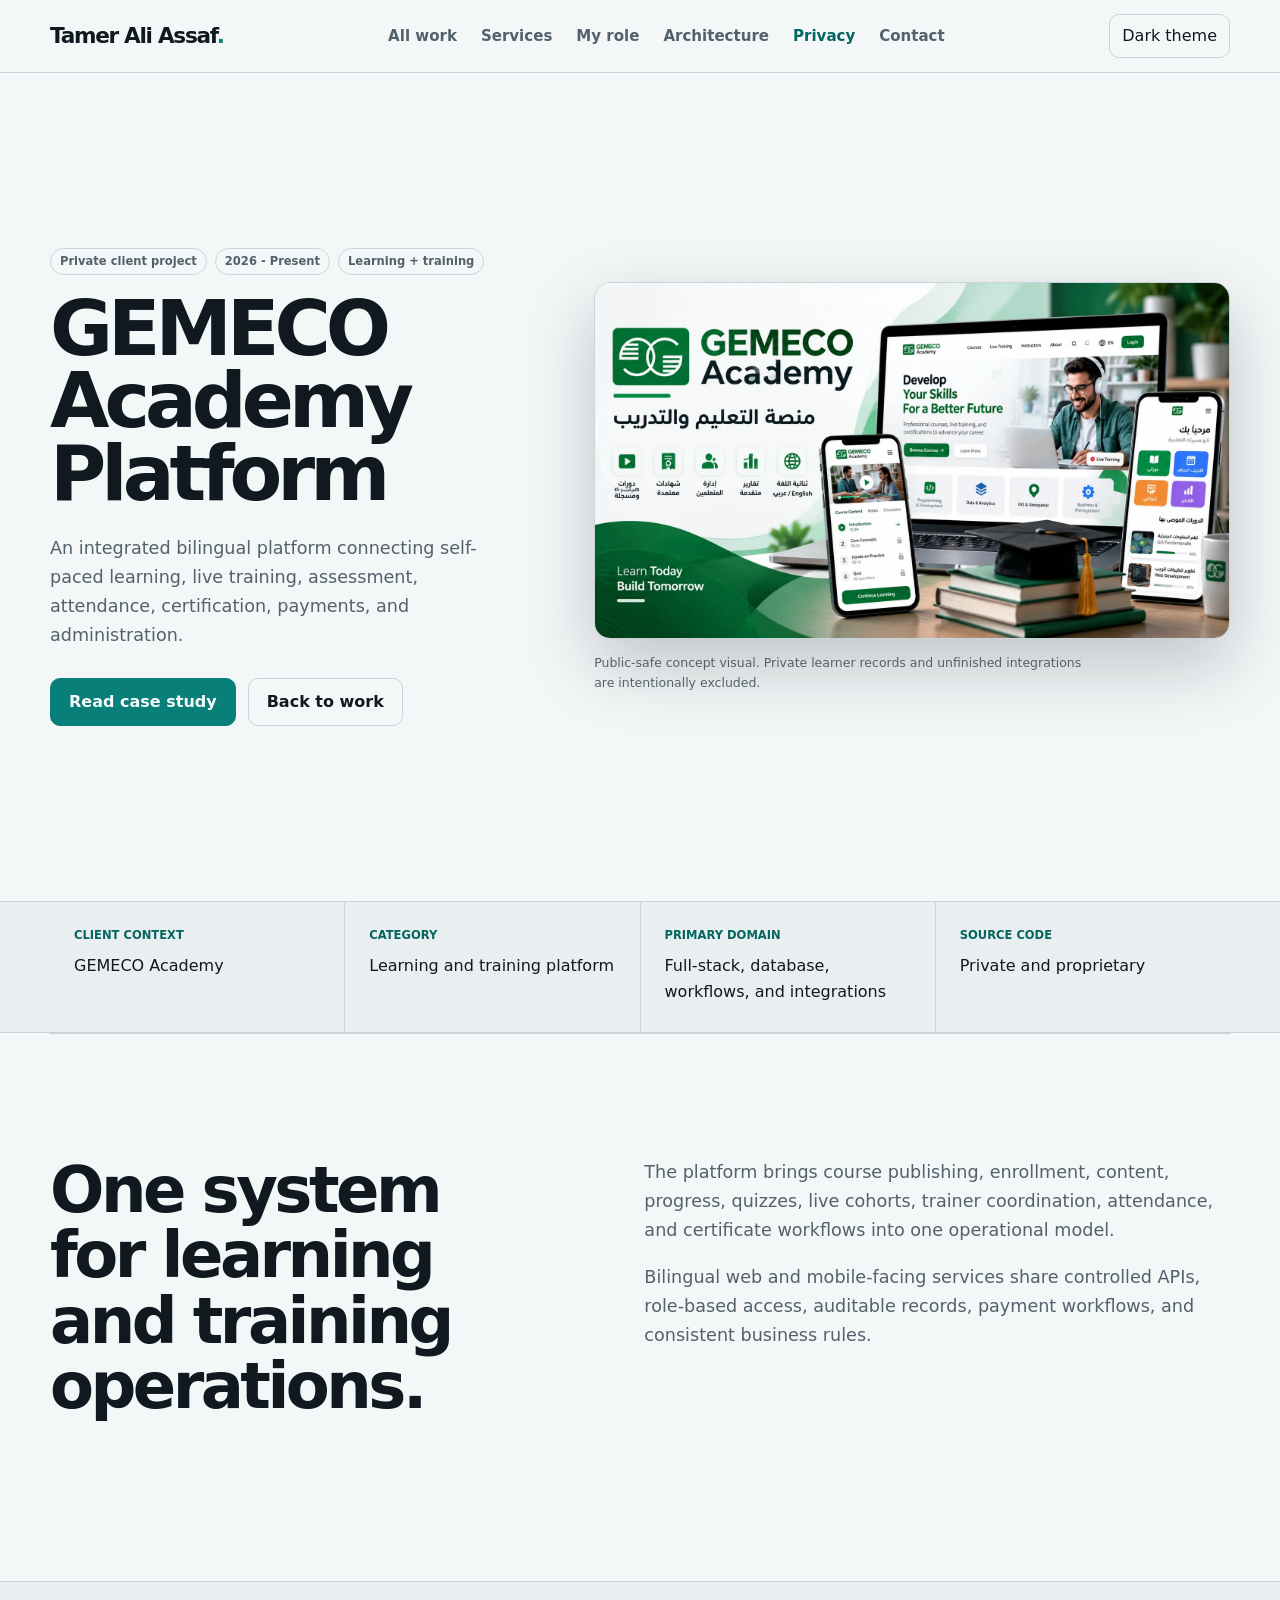
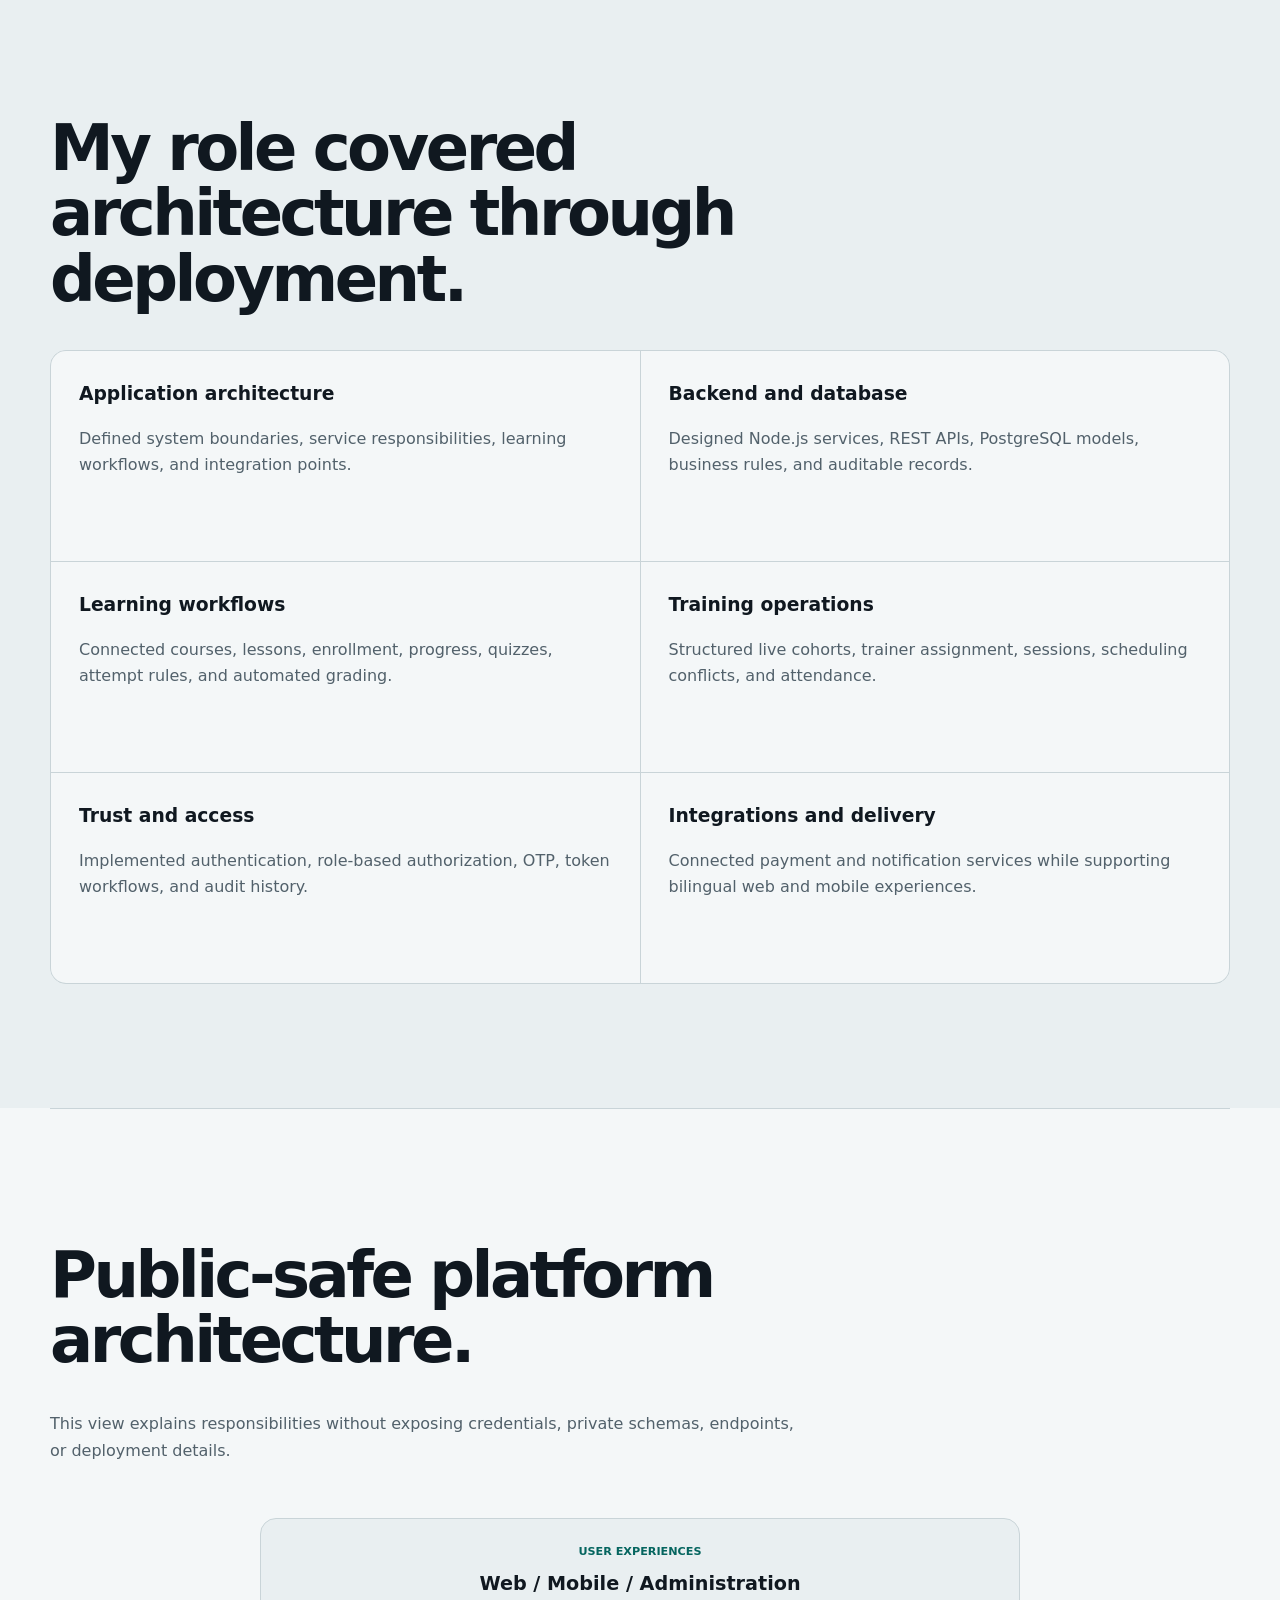
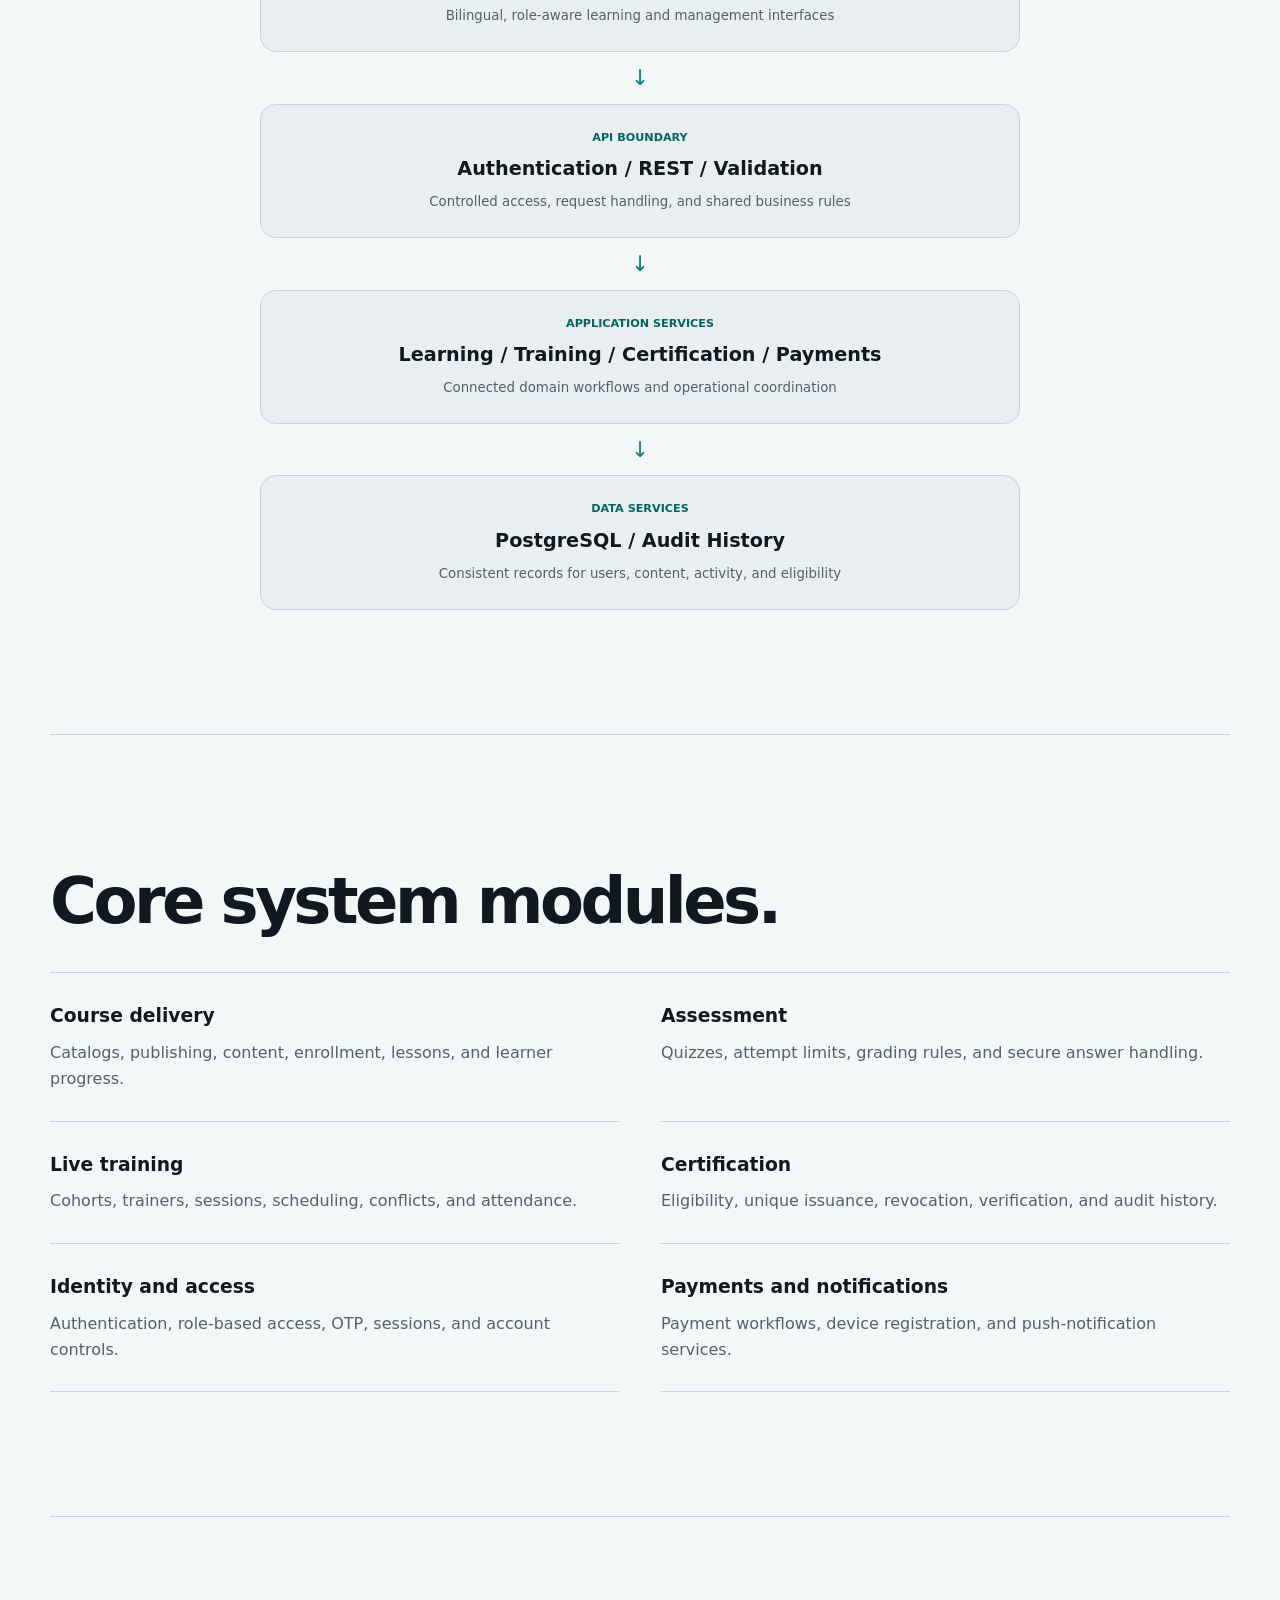
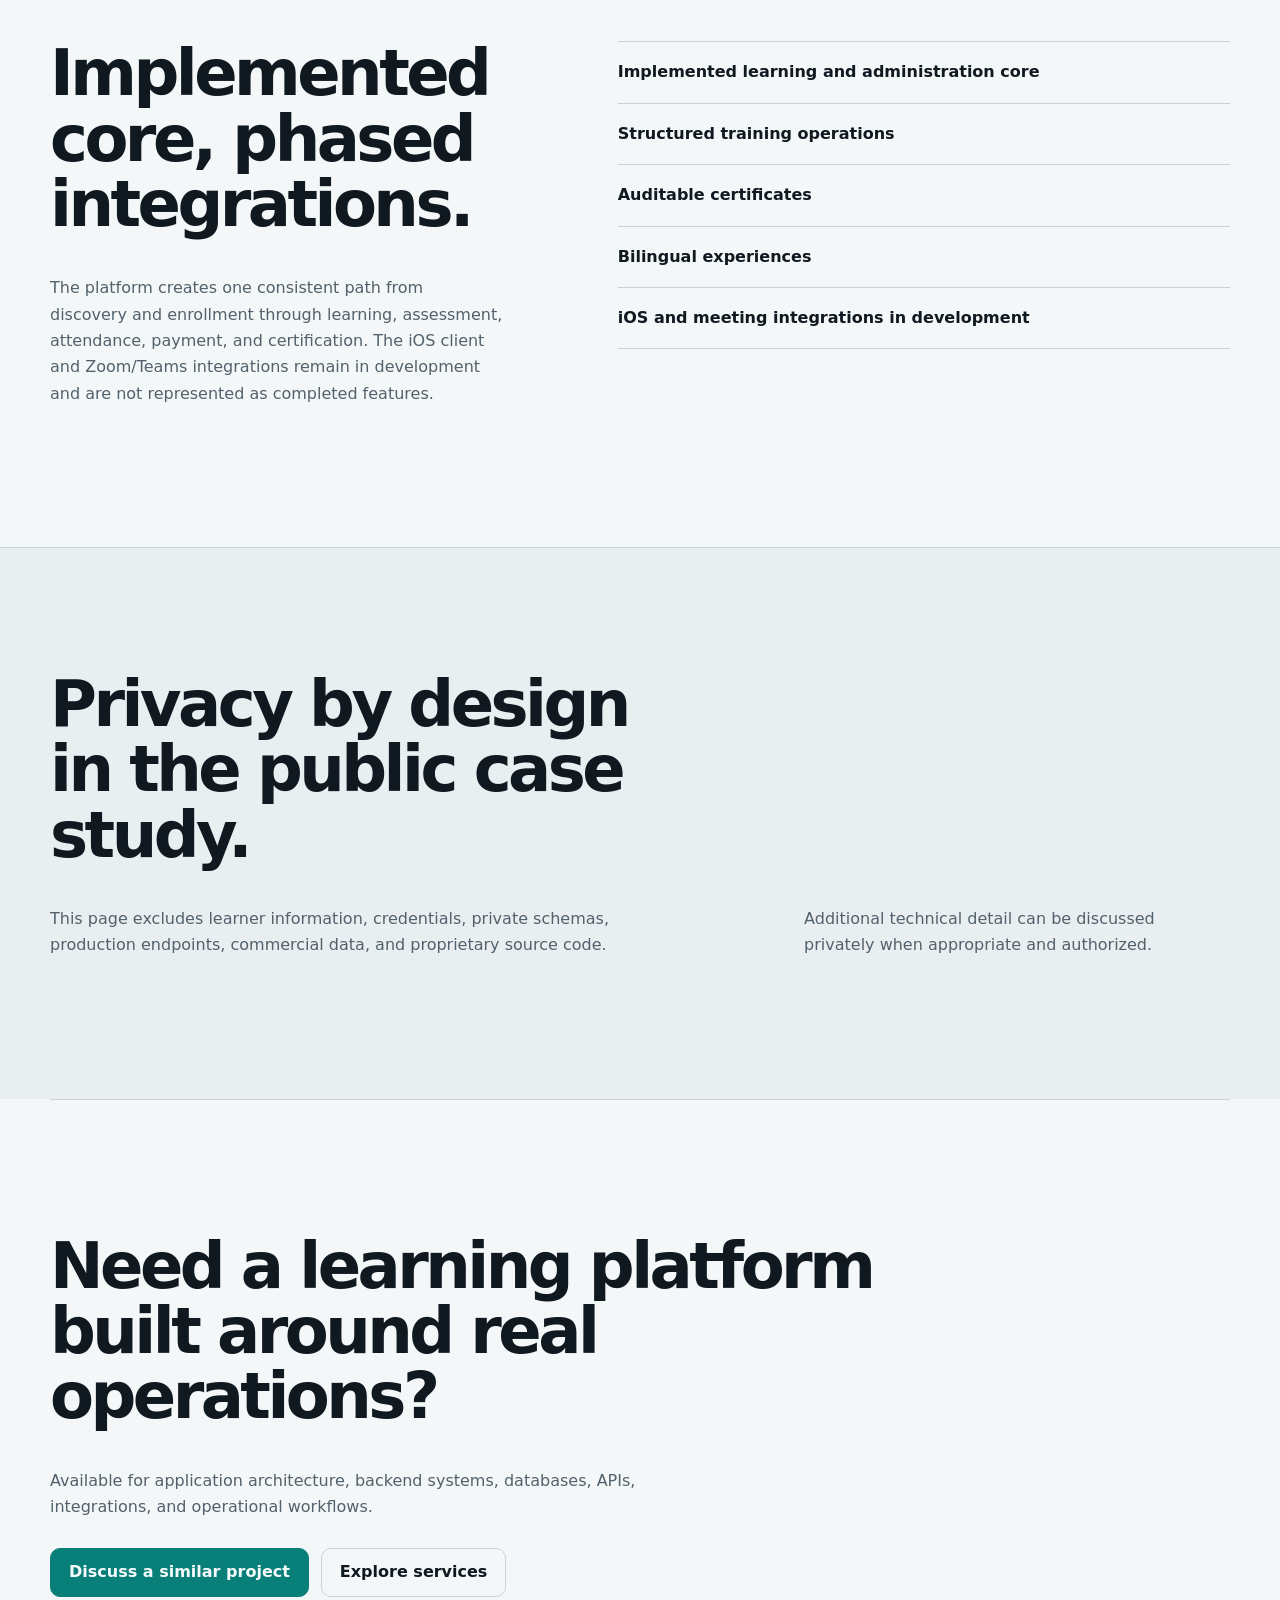
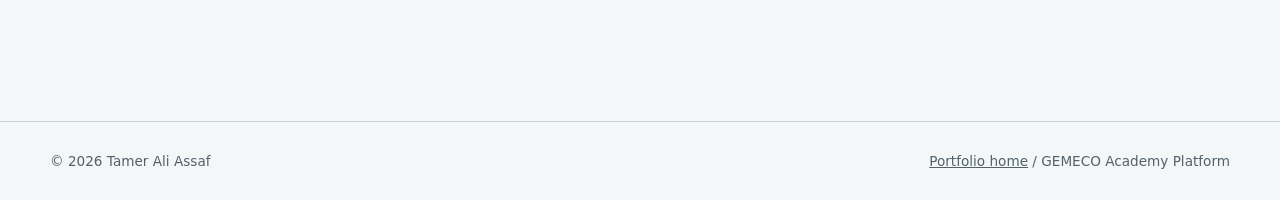
<file: projects/gemeco-academy.html>
<!doctype html>
<html lang="en">
  <head>
    <meta charset="UTF-8" />
    <meta name="viewport" content="width=device-width, initial-scale=1.0" />
    <meta
      name="description"
      content="Public-safe case study of the GEMECO Academy learning and training platform designed and developed by Tamer Ali Assaf."
    />
    <meta name="author" content="Tamer Ali Assaf" />
    <meta name="theme-color" content="#0b1118" />
    <meta property="og:type" content="article" />
    <meta
      property="og:title"
      content="GEMECO Academy Platform | Tamer Ali Assaf"
    />
    <meta
      property="og:description"
      content="Courses, assessments, live cohorts, attendance, certificates, payments, and administration in one bilingual learning platform."
    />
    <meta
      property="og:image"
      content="https://tamer-assaf2.github.io/thumbanel_projects/GEMECO_Academy_Learn_Today_Build_Tomorrow.png"
    />
    <meta property="og:image:width" content="1672" />
    <meta property="og:image:height" content="940" />
    <meta
      property="og:image:alt"
      content="GEMECO Academy bilingual learning platform"
    />
    <meta
      property="og:url"
      content="https://tamer-assaf2.github.io/projects/gemeco-academy.html"
    />
    <meta property="og:site_name" content="Tamer Ali Assaf" />
    <meta property="og:locale" content="en_US" />
    <meta name="twitter:card" content="summary_large_image" />
    <meta
      name="twitter:title"
      content="GEMECO Academy Platform | Tamer Ali Assaf"
    />
    <meta
      name="twitter:description"
      content="Courses, assessments, live cohorts, attendance, certificates, payments, and administration in one bilingual learning platform."
    />
    <meta
      name="twitter:image"
      content="https://tamer-assaf2.github.io/thumbanel_projects/GEMECO_Academy_Learn_Today_Build_Tomorrow.png"
    />
    <link
      rel="canonical"
      href="https://tamer-assaf2.github.io/projects/gemeco-academy.html"
    />
    <title>GEMECO Academy Platform | Tamer Ali Assaf</title>
    <link rel="icon" href="../favicon.svg" type="image/svg+xml" />
    <link rel="manifest" href="../site.webmanifest" />
    <link rel="stylesheet" href="../assets/style.css?v=20261016-1" />
    <script type="application/ld+json">
      {
        "@context": "https://schema.org",
        "@type": "CreativeWork",
        "name": "GEMECO Academy Learning and Training Platform",
        "description": "A bilingual learning platform combining course delivery, assessments, cohorts, attendance, certificates, payments, and administration.",
        "image": "https://tamer-assaf2.github.io/thumbanel_projects/GEMECO_Academy_Learn_Today_Build_Tomorrow.png",
        "dateCreated": "2026",
        "author": {
          "@type": "Person",
          "name": "Tamer Ali Assaf",
          "url": "https://tamer-assaf2.github.io/"
        }
      }
    </script>
  </head>
  <body>
    <a class="skip-link" href="#main-content">Skip to content</a>
    <header class="nav-wrap">
      <nav class="nav container" aria-label="Case study navigation">
        <a
          class="brand"
          href="../index.html"
          aria-label="Tamer Ali Assaf, portfolio home"
          >Tamer Ali Assaf<span>.</span></a
        >
        <div class="nav-actions">
          <button
            class="theme-toggle"
            type="button"
            aria-label="Switch color theme"
          >
            Theme
          </button>
          <button
            class="menu-btn"
            type="button"
            aria-expanded="false"
            aria-controls="nav-links"
          >
            Menu
          </button>
        </div>
        <div class="nav-links" id="nav-links">
          <a href="../index.html#projects">All work</a>
          <a href="../services/">Services</a>
          <a href="#role">My role</a>
          <a href="#architecture">Architecture</a>
          <a href="#privacy">Privacy</a>
          <a href="../index.html#contact">Contact</a>
        </div>
      </nav>
    </header>

    <main id="main-content">
      <section class="case-hero container">
        <div class="case-hero-copy reveal">
          <div class="status-line">
            <span>Private client project</span><span>2026 - Present</span
            ><span>Learning + training</span>
          </div>
          <h1>GEMECO Academy Platform</h1>
          <p>
            An integrated bilingual platform connecting self-paced learning,
            live training, assessment, attendance, certification, payments, and
            administration.
          </p>
          <div class="actions">
            <a class="btn primary" href="#overview">Read case study</a
            ><a class="btn" href="../index.html#projects">Back to work</a>
          </div>
        </div>
        <figure class="case-hero-media reveal">
          <picture>
            <source
              srcset="../thumbanel_projects/GEMECO_Academy_Learn_Today_Build_Tomorrow.webp"
              type="image/webp"
            />
            <img
              src="../thumbanel_projects/GEMECO_Academy_Learn_Today_Build_Tomorrow.png"
              alt="GEMECO Academy bilingual learning platform on desktop and mobile"
              width="1672"
              height="940"
              fetchpriority="high"
              decoding="async"
            />
          </picture>
          <figcaption>
            Public-safe concept visual. Private learner records and unfinished
            integrations are intentionally excluded.
          </figcaption>
        </figure>
      </section>

      <div class="case-evidence">
        <div class="container">
          <dl>
            <div>
              <dt>Client context</dt>
              <dd>GEMECO Academy</dd>
            </div>
            <div>
              <dt>Category</dt>
              <dd>Learning and training platform</dd>
            </div>
            <div>
              <dt>Primary domain</dt>
              <dd>Full-stack, database, workflows, and integrations</dd>
            </div>
            <div>
              <dt>Source code</dt>
              <dd>Private and proprietary</dd>
            </div>
          </dl>
        </div>
      </div>

      <section id="overview" class="section container case-overview">
        <div class="reveal">
          <h2>One system for learning and training operations.</h2>
        </div>
        <div class="case-prose reveal">
          <p>
            The platform brings course publishing, enrollment, content,
            progress, quizzes, live cohorts, trainer coordination, attendance,
            and certificate workflows into one operational model.
          </p>
          <p>
            Bilingual web and mobile-facing services share controlled APIs,
            role-based access, auditable records, payment workflows, and
            consistent business rules.
          </p>
        </div>
      </section>

      <section id="role" class="section role-section">
        <div class="container">
          <h2 class="reveal">
            My role covered architecture through deployment.
          </h2>
          <div class="role-grid">
            <article class="reveal">
              <h3>Application architecture</h3>
              <p>
                Defined system boundaries, service responsibilities, learning
                workflows, and integration points.
              </p>
            </article>
            <article class="reveal">
              <h3>Backend and database</h3>
              <p>
                Designed Node.js services, REST APIs, PostgreSQL models,
                business rules, and auditable records.
              </p>
            </article>
            <article class="reveal">
              <h3>Learning workflows</h3>
              <p>
                Connected courses, lessons, enrollment, progress, quizzes,
                attempt rules, and automated grading.
              </p>
            </article>
            <article class="reveal">
              <h3>Training operations</h3>
              <p>
                Structured live cohorts, trainer assignment, sessions,
                scheduling conflicts, and attendance.
              </p>
            </article>
            <article class="reveal">
              <h3>Trust and access</h3>
              <p>
                Implemented authentication, role-based authorization, OTP, token
                workflows, and audit history.
              </p>
            </article>
            <article class="reveal">
              <h3>Integrations and delivery</h3>
              <p>
                Connected payment and notification services while supporting
                bilingual web and mobile experiences.
              </p>
            </article>
          </div>
        </div>
      </section>

      <section id="architecture" class="section container architecture-section">
        <div class="architecture-intro reveal">
          <h2>Public-safe platform architecture.</h2>
          <p>
            This view explains responsibilities without exposing credentials,
            private schemas, endpoints, or deployment details.
          </p>
        </div>
        <figure class="architecture-flow reveal">
          <figcaption class="visually-hidden">
            GEMECO Academy platform architecture flow
          </figcaption>
          <div class="architecture-stage">
            <span>User experiences</span
            ><strong>Web / Mobile / Administration</strong
            ><small
              >Bilingual, role-aware learning and management interfaces</small
            >
          </div>
          <div class="flow-connector" aria-hidden="true">↓</div>
          <div class="architecture-stage">
            <span>API boundary</span
            ><strong>Authentication / REST / Validation</strong
            ><small
              >Controlled access, request handling, and shared business
              rules</small
            >
          </div>
          <div class="flow-connector" aria-hidden="true">↓</div>
          <div class="architecture-stage">
            <span>Application services</span
            ><strong>Learning / Training / Certification / Payments</strong
            ><small
              >Connected domain workflows and operational coordination</small
            >
          </div>
          <div class="flow-connector" aria-hidden="true">↓</div>
          <div class="architecture-stage">
            <span>Data services</span><strong>PostgreSQL / Audit History</strong
            ><small
              >Consistent records for users, content, activity, and
              eligibility</small
            >
          </div>
        </figure>
      </section>

      <section class="section container modules-section">
        <h2 class="reveal">Core system modules.</h2>
        <div class="module-groups">
          <div class="reveal">
            <h3>Course delivery</h3>
            <p>
              Catalogs, publishing, content, enrollment, lessons, and learner
              progress.
            </p>
          </div>
          <div class="reveal">
            <h3>Assessment</h3>
            <p>
              Quizzes, attempt limits, grading rules, and secure answer
              handling.
            </p>
          </div>
          <div class="reveal">
            <h3>Live training</h3>
            <p>
              Cohorts, trainers, sessions, scheduling, conflicts, and
              attendance.
            </p>
          </div>
          <div class="reveal">
            <h3>Certification</h3>
            <p>
              Eligibility, unique issuance, revocation, verification, and audit
              history.
            </p>
          </div>
          <div class="reveal">
            <h3>Identity and access</h3>
            <p>
              Authentication, role-based access, OTP, sessions, and account
              controls.
            </p>
          </div>
          <div class="reveal">
            <h3>Payments and notifications</h3>
            <p>
              Payment workflows, device registration, and push-notification
              services.
            </p>
          </div>
        </div>
      </section>

      <section class="section container outcome-section">
        <div class="reveal">
          <h2>Implemented core, phased integrations.</h2>
          <p>
            The platform creates one consistent path from discovery and
            enrollment through learning, assessment, attendance, payment, and
            certification. The iOS client and Zoom/Teams integrations remain in
            development and are not represented as completed features.
          </p>
        </div>
        <div class="outcome-points reveal">
          <span>Implemented learning and administration core</span
          ><span>Structured training operations</span
          ><span>Auditable certificates</span><span>Bilingual experiences</span
            ><span>iOS and meeting integrations in development</span>
        </div>
      </section>

      <section id="privacy" class="section privacy-section">
        <div class="container privacy-note reveal">
          <div>
            <h2>Privacy by design in the public case study.</h2>
            <p>
              This page excludes learner information, credentials, private
              schemas, production endpoints, commercial data, and proprietary
              source code.
            </p>
          </div>
          <p>
            Additional technical detail can be discussed privately when
            appropriate and authorized.
          </p>
        </div>
      </section>

      <section class="section container contact case-contact reveal">
        <h2>Need a learning platform built around real operations?</h2>
        <p>
          Available for application architecture, backend systems, databases,
          APIs, integrations, and operational workflows.
        </p>
        <div class="actions">
          <a
            class="btn primary"
            href="mailto:tassaf.developer@gmail.com?subject=Learning%20Platform%20Project%20Inquiry"
            >Discuss a similar project</a
          ><a class="btn" href="../services/">Explore services</a>
        </div>
      </section>
    </main>

    <footer>
      <div class="container footer-inner">
        <span>© <span id="year"></span> Tamer Ali Assaf</span
        ><span
          ><a href="../index.html">Portfolio home</a> / GEMECO Academy
          Platform</span
        >
      </div>
    </footer>
    <script src="../assets/script.js"></script>
  </body>
</html>
</file>
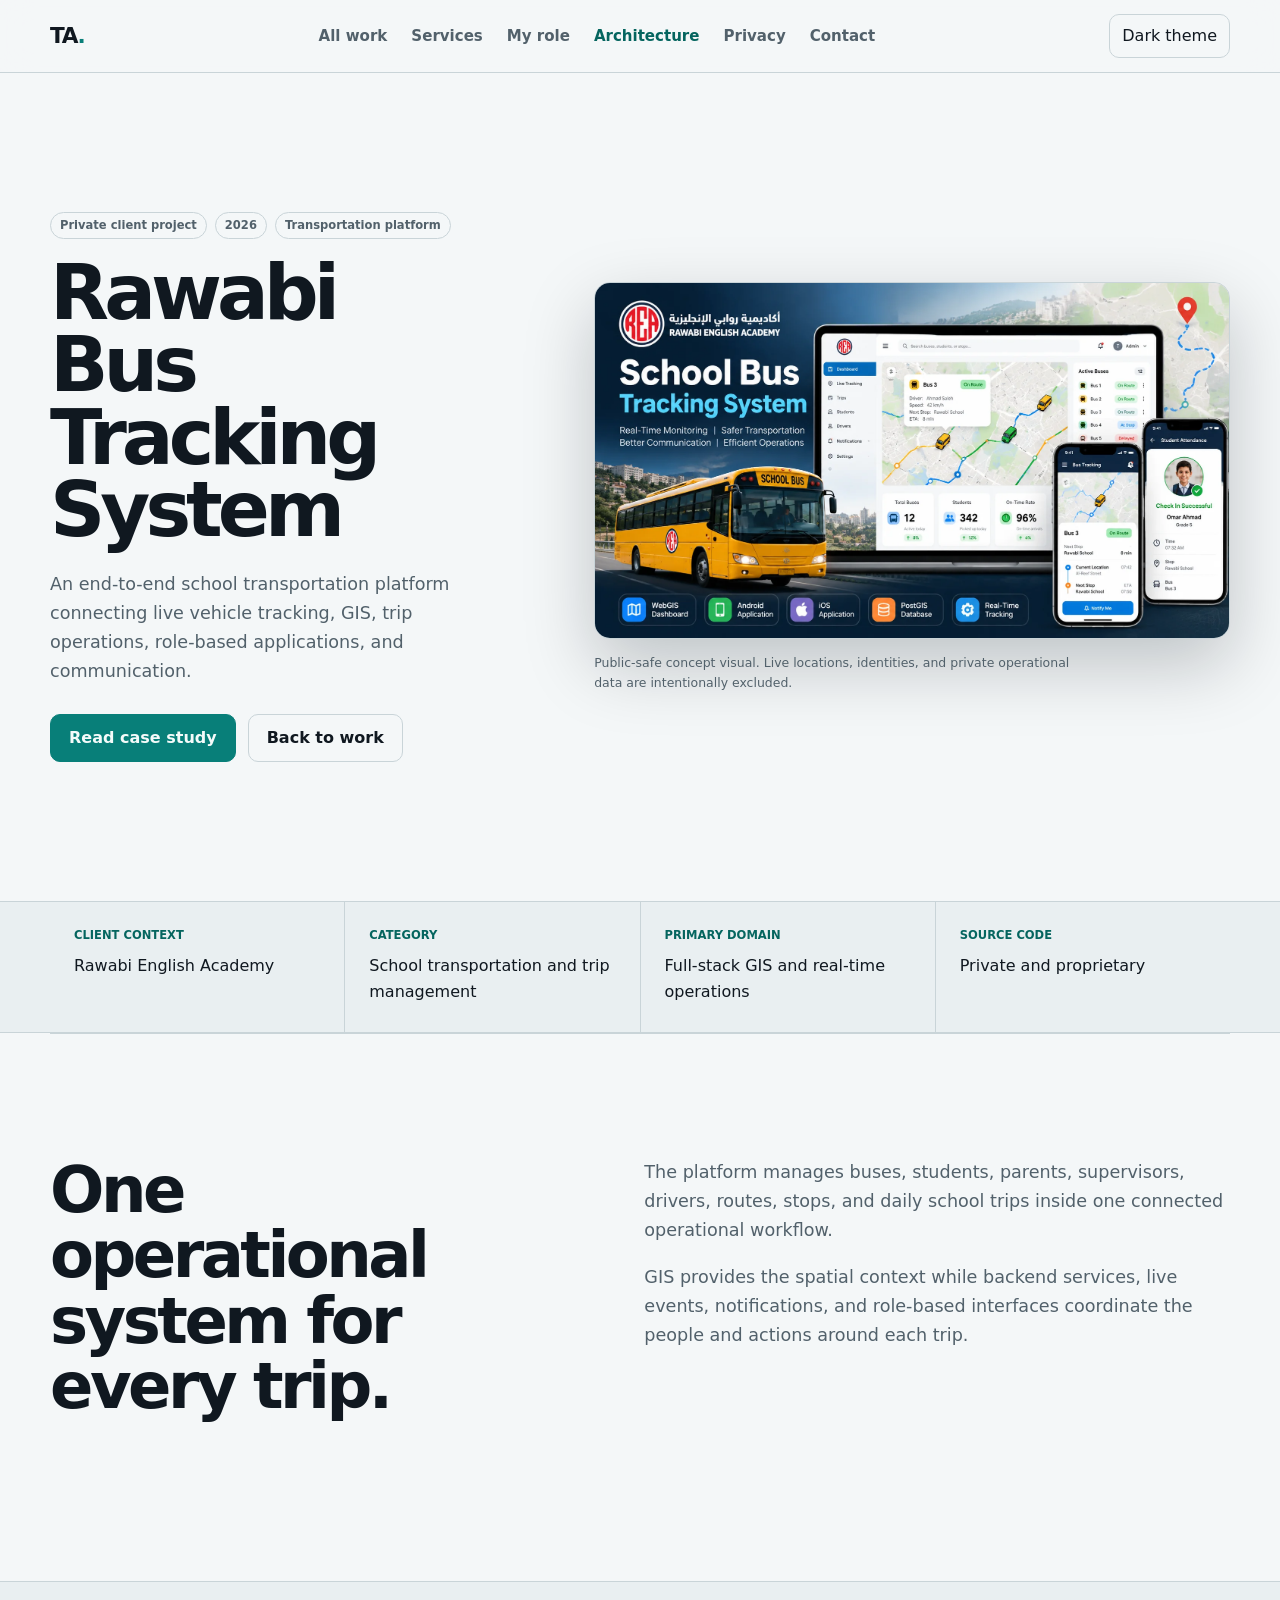
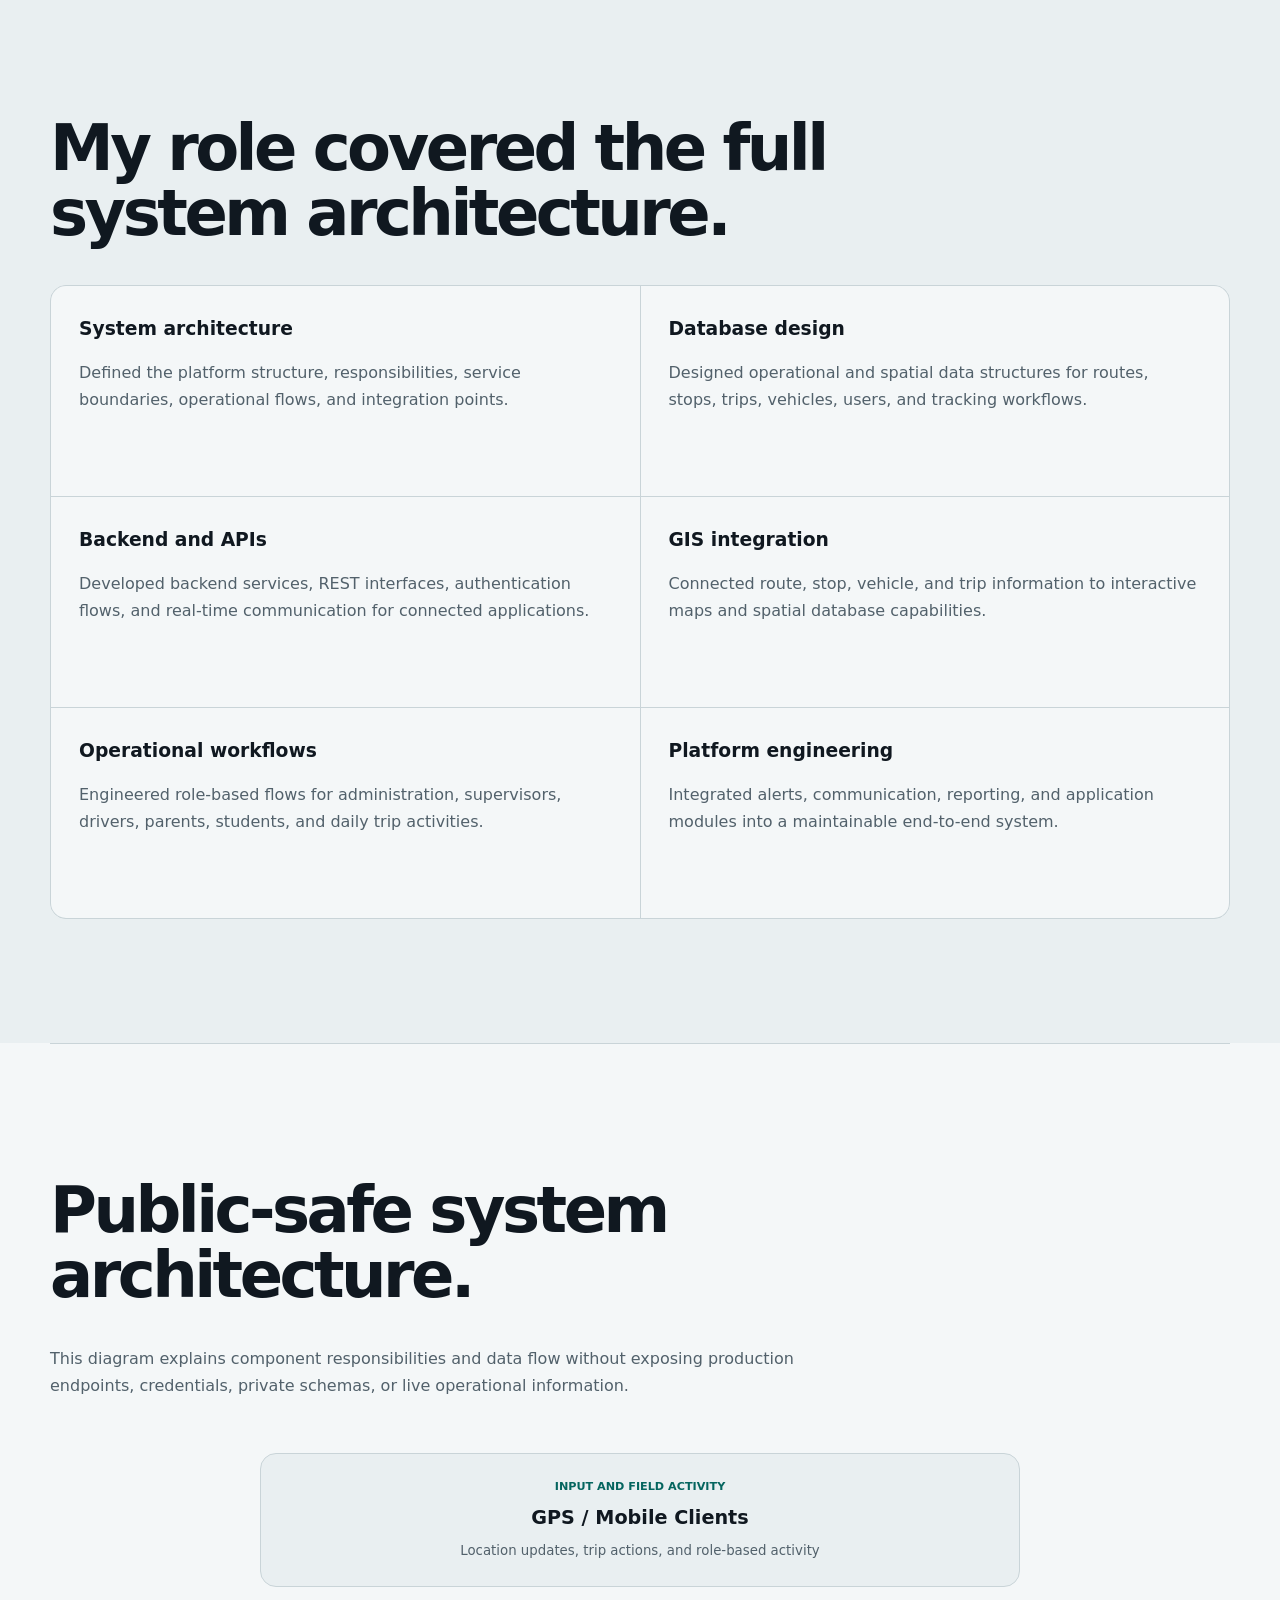
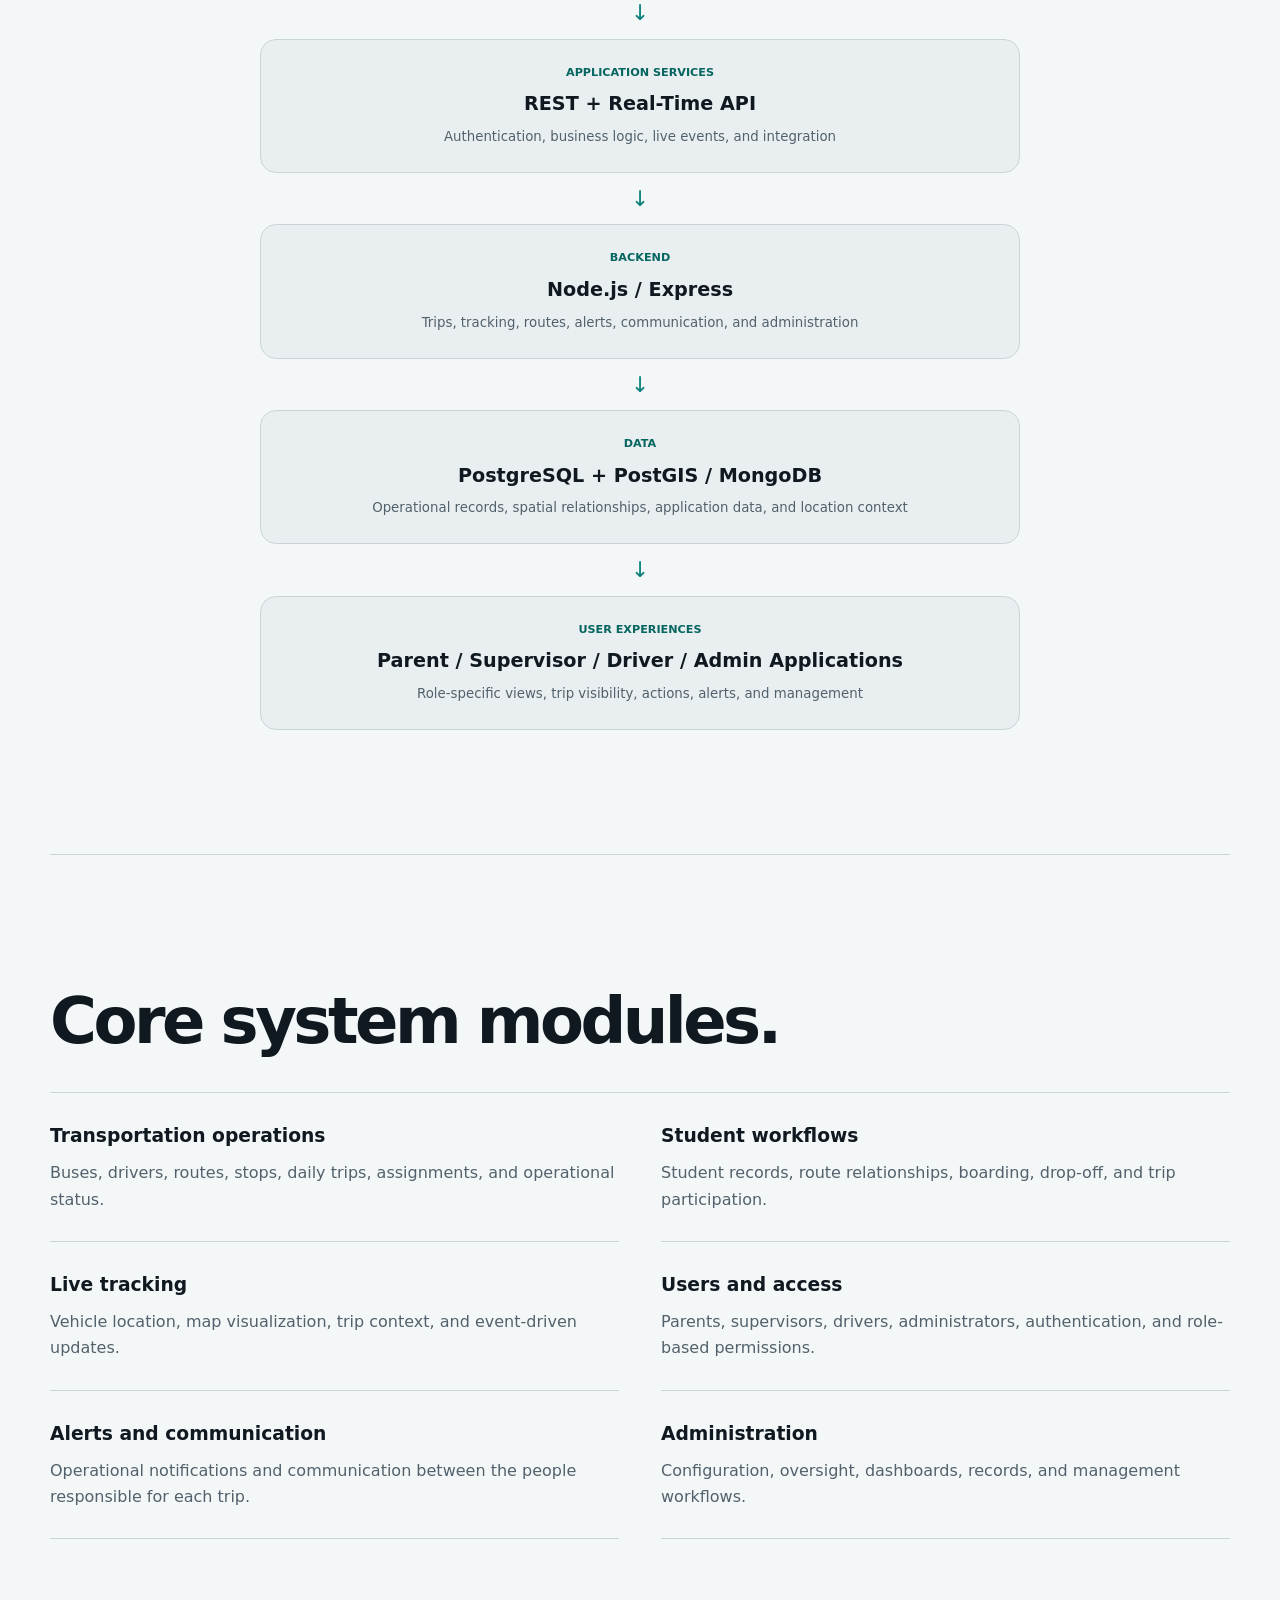
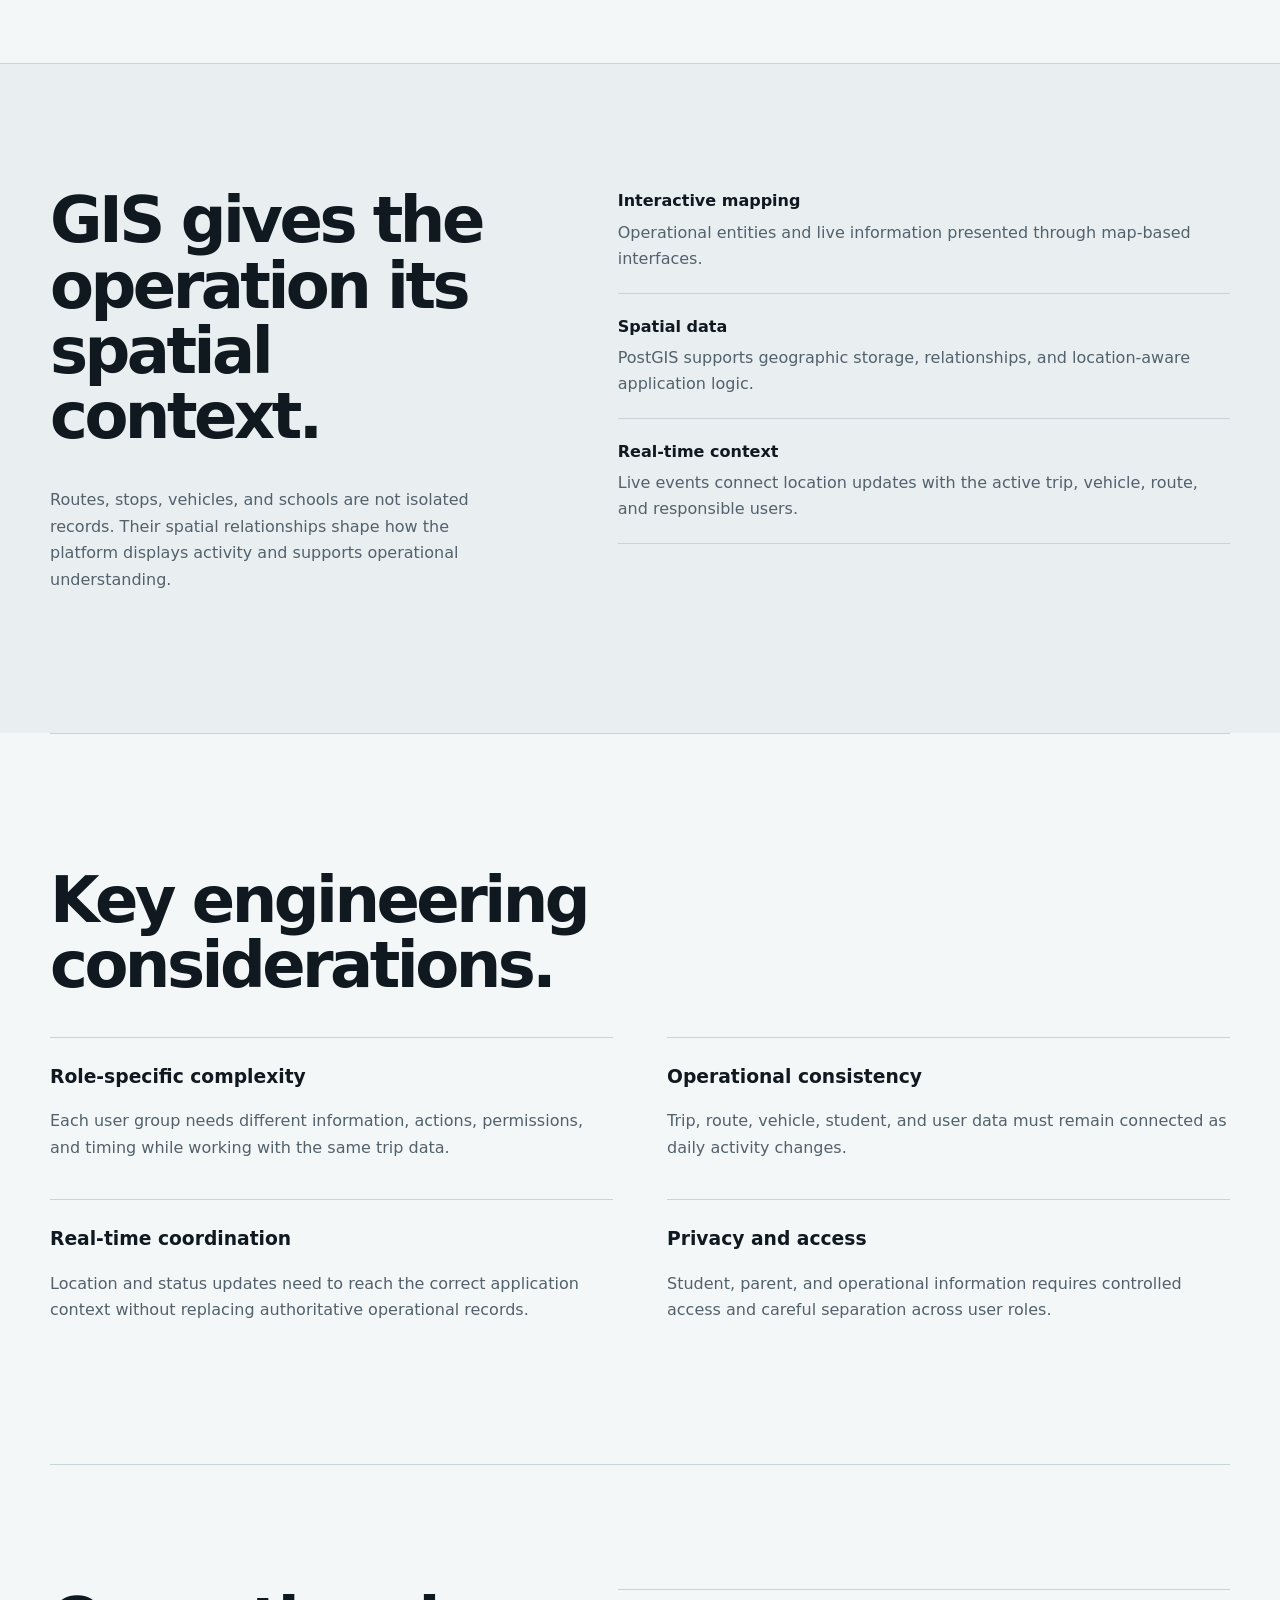
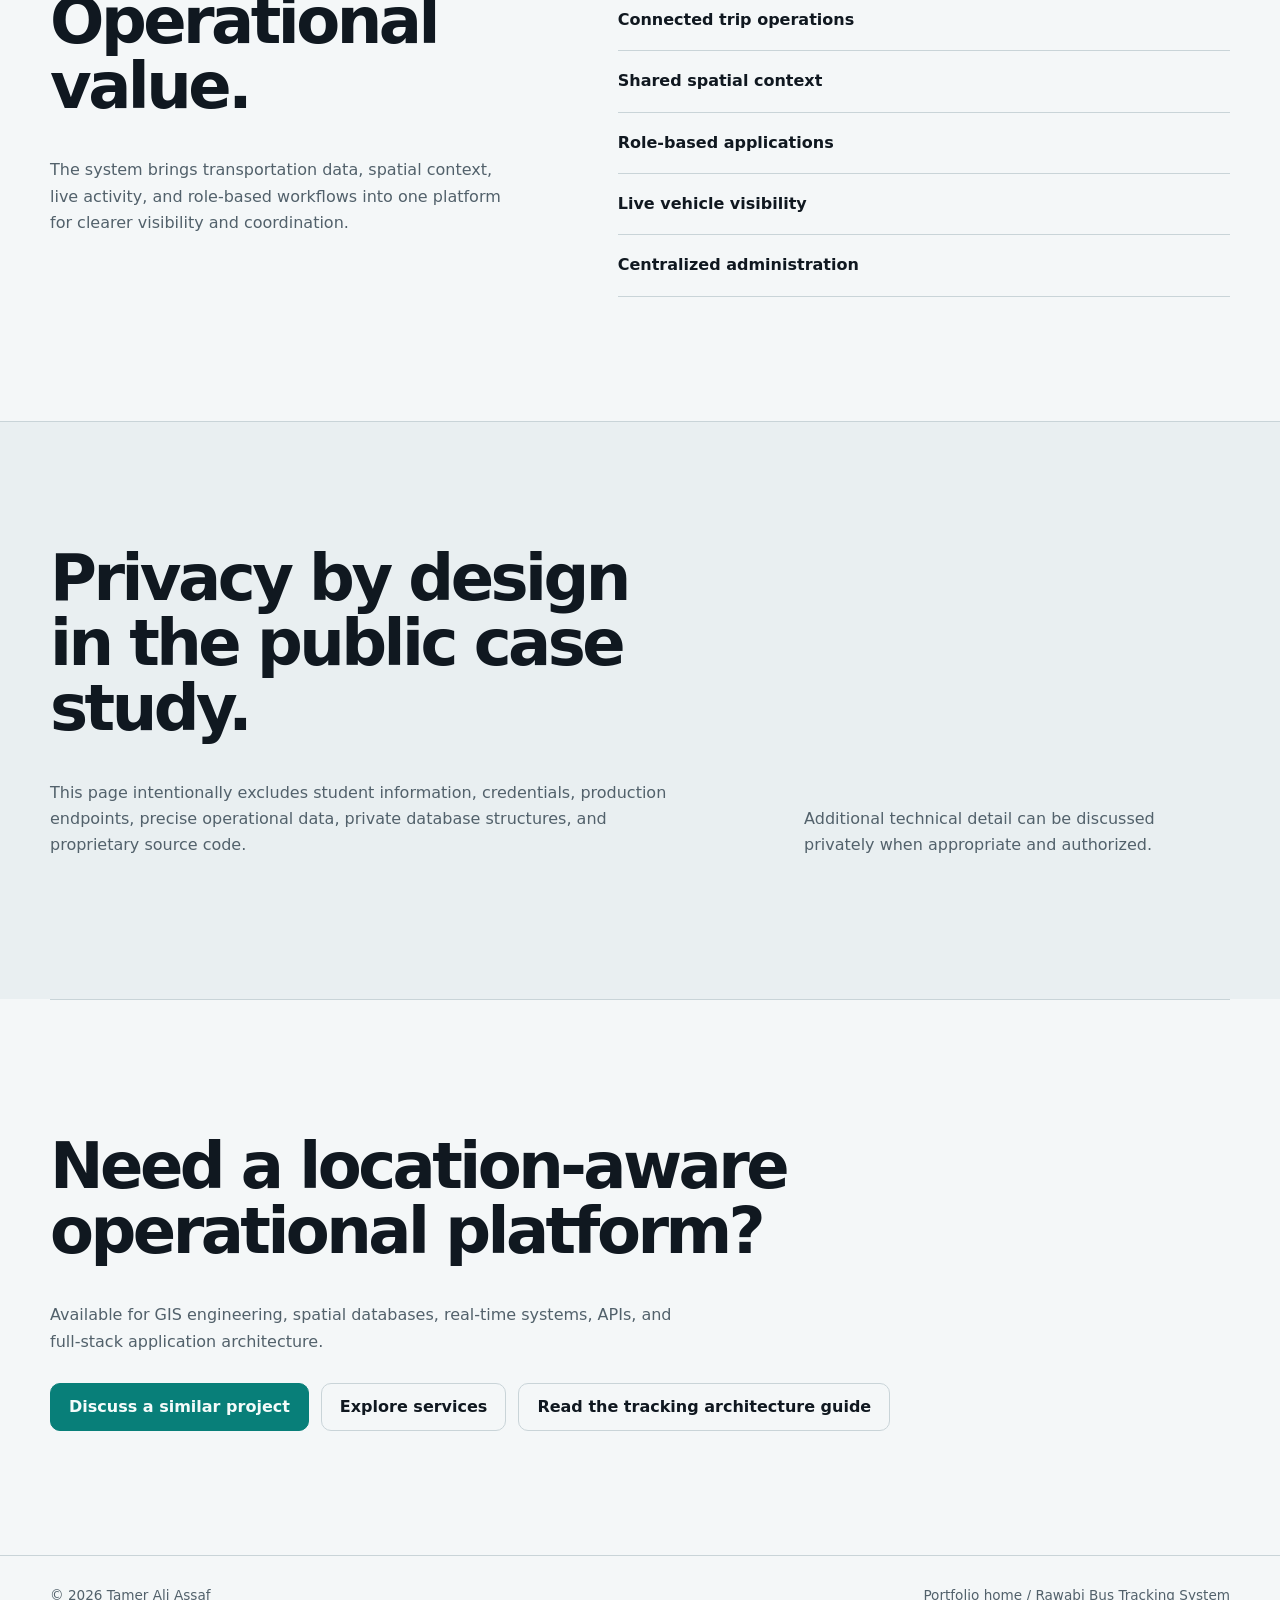
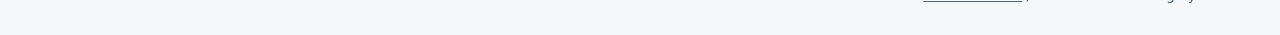
<file: projects/rawabi-bus-tracking.html>
<!doctype html>
<html lang="en">
  <head>
    <meta charset="UTF-8" />
    <meta name="viewport" content="width=device-width, initial-scale=1.0" />
    <meta
      name="description"
      content="Public-safe case study of the Rawabi Bus Tracking System designed and developed by geospatial software engineer Tamer Ali Assaf."
    />
    <meta name="author" content="Tamer Ali Assaf" />
    <meta name="theme-color" content="#0b1118" />
    <meta property="og:type" content="article" />
    <meta
      property="og:title"
      content="Rawabi Bus Tracking System | Tamer Ali Assaf"
    />
    <meta
      property="og:description"
      content="School transportation, GIS, real-time tracking, spatial databases, APIs, mobile workflows, and system architecture."
    />
    <meta
      property="og:image"
      content="https://tamer-assaf2.github.io/thumbanel_projects/School_Bus_Tracking_System_Dashboard.png"
    />
    <meta property="og:image:width" content="1672" />
    <meta property="og:image:height" content="941" />
    <meta
      property="og:image:alt"
      content="Rawabi School Bus Tracking System"
    />
    <meta
      property="og:url"
      content="https://tamer-assaf2.github.io/projects/rawabi-bus-tracking.html"
    />
    <meta property="og:site_name" content="Tamer Ali Assaf" />
    <meta property="og:locale" content="en_US" />
    <meta name="twitter:card" content="summary_large_image" />
    <meta
      name="twitter:title"
      content="Rawabi Bus Tracking System | Tamer Ali Assaf"
    />
    <meta
      name="twitter:description"
      content="School transportation, GIS, real-time tracking, spatial databases, APIs, and mobile workflows."
    />
    <meta
      name="twitter:image"
      content="https://tamer-assaf2.github.io/thumbanel_projects/School_Bus_Tracking_System_Dashboard.png"
    />
    <link
      rel="canonical"
      href="https://tamer-assaf2.github.io/projects/rawabi-bus-tracking.html"
    />
    <title>Rawabi Bus Tracking System | Tamer Ali Assaf</title>
    <link rel="icon" href="../favicon.svg" type="image/svg+xml" />
    <link rel="manifest" href="../site.webmanifest" />
    <link rel="stylesheet" href="../assets/style.css?v=20261016-1" />
    <script type="application/ld+json">
      {
        "@context": "https://schema.org",
        "@type": "CreativeWork",
        "name": "Rawabi Bus Tracking System",
        "description": "A school transportation and trip-management platform combining GIS, real-time tracking, spatial databases, APIs, and role-based applications.",
        "image": "https://tamer-assaf2.github.io/thumbanel_projects/School_Bus_Tracking_System_Dashboard.png",
        "dateCreated": "2026",
        "author": {
          "@type": "Person",
          "name": "Tamer Ali Assaf",
          "url": "https://tamer-assaf2.github.io/"
        }
      }
    </script>
  </head>
  <body>
    <a class="skip-link" href="#main-content">Skip to content</a>
    <header class="nav-wrap">
      <nav class="nav container" aria-label="Case study navigation">
        <a
          class="brand"
          href="../index.html"
          aria-label="Tamer Ali Assaf, portfolio home"
          >TA<span>.</span></a
        >
        <div class="nav-actions">
          <button
            class="theme-toggle"
            type="button"
            aria-label="Switch color theme"
          >
            Theme
          </button>
          <button
            class="menu-btn"
            type="button"
            aria-expanded="false"
            aria-controls="nav-links"
          >
            Menu
          </button>
        </div>
        <div class="nav-links" id="nav-links">
          <a href="../index.html#projects">All work</a>
          <a href="../services/">Services</a>
          <a href="#role">My role</a>
          <a href="#architecture">Architecture</a>
          <a href="#privacy">Privacy</a>
          <a href="../index.html#contact">Contact</a>
        </div>
      </nav>
    </header>

    <main id="main-content">
      <section class="case-hero container">
        <div class="case-hero-copy reveal">
          <div class="status-line">
            <span>Private client project</span><span>2026</span
            ><span>Transportation platform</span>
          </div>
          <h1>Rawabi Bus Tracking System</h1>
          <p>
            An end-to-end school transportation platform connecting live vehicle
            tracking, GIS, trip operations, role-based applications, and
            communication.
          </p>
          <div class="actions">
            <a class="btn primary" href="#overview">Read case study</a
            ><a class="btn" href="../index.html#projects">Back to work</a>
          </div>
        </div>
        <figure class="case-hero-media reveal">
          <picture>
            <source
              srcset="../thumbanel_projects/School_Bus_Tracking_System_Dashboard.webp"
              type="image/webp"
            />
            <img
              src="../thumbanel_projects/School_Bus_Tracking_System_Dashboard.png"
              alt="Rawabi school bus tracking platform shown across dashboard and mobile interfaces"
              width="1672"
              height="941"
              fetchpriority="high"
              decoding="async"
            />
          </picture>
          <figcaption>
            Public-safe concept visual. Live locations, identities, and private
            operational data are intentionally excluded.
          </figcaption>
        </figure>
      </section>

      <div class="case-evidence">
        <div class="container">
          <dl>
            <div>
              <dt>Client context</dt>
              <dd>Rawabi English Academy</dd>
            </div>
            <div>
              <dt>Category</dt>
              <dd>School transportation and trip management</dd>
            </div>
            <div>
              <dt>Primary domain</dt>
              <dd>Full-stack GIS and real-time operations</dd>
            </div>
            <div>
              <dt>Source code</dt>
              <dd>Private and proprietary</dd>
            </div>
          </dl>
        </div>
      </div>

      <section id="overview" class="section container case-overview">
        <div class="reveal">
          <h2>One operational system for every trip.</h2>
        </div>
        <div class="case-prose reveal">
          <p>
            The platform manages buses, students, parents, supervisors, drivers,
            routes, stops, and daily school trips inside one connected
            operational workflow.
          </p>
          <p>
            GIS provides the spatial context while backend services, live
            events, notifications, and role-based interfaces coordinate the
            people and actions around each trip.
          </p>
        </div>
      </section>

      <section id="role" class="section role-section">
        <div class="container">
          <h2 class="reveal">My role covered the full system architecture.</h2>
          <div class="role-grid">
            <article class="reveal">
              <h3>System architecture</h3>
              <p>
                Defined the platform structure, responsibilities, service
                boundaries, operational flows, and integration points.
              </p>
            </article>
            <article class="reveal">
              <h3>Database design</h3>
              <p>
                Designed operational and spatial data structures for routes,
                stops, trips, vehicles, users, and tracking workflows.
              </p>
            </article>
            <article class="reveal">
              <h3>Backend and APIs</h3>
              <p>
                Developed backend services, REST interfaces, authentication
                flows, and real-time communication for connected applications.
              </p>
            </article>
            <article class="reveal">
              <h3>GIS integration</h3>
              <p>
                Connected route, stop, vehicle, and trip information to
                interactive maps and spatial database capabilities.
              </p>
            </article>
            <article class="reveal">
              <h3>Operational workflows</h3>
              <p>
                Engineered role-based flows for administration, supervisors,
                drivers, parents, students, and daily trip activities.
              </p>
            </article>
            <article class="reveal">
              <h3>Platform engineering</h3>
              <p>
                Integrated alerts, communication, reporting, and application
                modules into a maintainable end-to-end system.
              </p>
            </article>
          </div>
        </div>
      </section>

      <section id="architecture" class="section container architecture-section">
        <div class="architecture-intro reveal">
          <h2>Public-safe system architecture.</h2>
          <p>
            This diagram explains component responsibilities and data flow
            without exposing production endpoints, credentials, private schemas,
            or live operational information.
          </p>
        </div>
        <figure class="architecture-flow reveal">
          <figcaption class="visually-hidden">
            Rawabi Bus Tracking System architecture flow
          </figcaption>
          <div class="architecture-stage">
            <span>Input and field activity</span>
            <strong>GPS / Mobile Clients</strong>
            <small
              >Location updates, trip actions, and role-based activity</small
            >
          </div>
          <div class="flow-connector" aria-hidden="true">↓</div>
          <div class="architecture-stage">
            <span>Application services</span>
            <strong>REST + Real-Time API</strong>
            <small
              >Authentication, business logic, live events, and
              integration</small
            >
          </div>
          <div class="flow-connector" aria-hidden="true">↓</div>
          <div class="architecture-stage">
            <span>Backend</span>
            <strong>Node.js / Express</strong>
            <small
              >Trips, tracking, routes, alerts, communication, and
              administration</small
            >
          </div>
          <div class="flow-connector" aria-hidden="true">↓</div>
          <div class="architecture-stage">
            <span>Data</span>
            <strong>PostgreSQL + PostGIS / MongoDB</strong>
            <small
              >Operational records, spatial relationships, application data, and
              location context</small
            >
          </div>
          <div class="flow-connector" aria-hidden="true">↓</div>
          <div class="architecture-stage">
            <span>User experiences</span>
            <strong>Parent / Supervisor / Driver / Admin Applications</strong>
            <small
              >Role-specific views, trip visibility, actions, alerts, and
              management</small
            >
          </div>
        </figure>
      </section>

      <section class="section container modules-section">
        <h2 class="reveal">Core system modules.</h2>
        <div class="module-groups">
          <div class="reveal">
            <h3>Transportation operations</h3>
            <p>
              Buses, drivers, routes, stops, daily trips, assignments, and
              operational status.
            </p>
          </div>
          <div class="reveal">
            <h3>Student workflows</h3>
            <p>
              Student records, route relationships, boarding, drop-off, and trip
              participation.
            </p>
          </div>
          <div class="reveal">
            <h3>Live tracking</h3>
            <p>
              Vehicle location, map visualization, trip context, and
              event-driven updates.
            </p>
          </div>
          <div class="reveal">
            <h3>Users and access</h3>
            <p>
              Parents, supervisors, drivers, administrators, authentication, and
              role-based permissions.
            </p>
          </div>
          <div class="reveal">
            <h3>Alerts and communication</h3>
            <p>
              Operational notifications and communication between the people
              responsible for each trip.
            </p>
          </div>
          <div class="reveal">
            <h3>Administration</h3>
            <p>
              Configuration, oversight, dashboards, records, and management
              workflows.
            </p>
          </div>
        </div>
      </section>

      <section class="section gis-section">
        <div class="container gis-layout">
          <div class="reveal">
            <h2>GIS gives the operation its spatial context.</h2>
            <p>
              Routes, stops, vehicles, and schools are not isolated records.
              Their spatial relationships shape how the platform displays
              activity and supports operational understanding.
            </p>
          </div>
          <dl class="reveal">
            <div>
              <dt>Interactive mapping</dt>
              <dd>
                Operational entities and live information presented through
                map-based interfaces.
              </dd>
            </div>
            <div>
              <dt>Spatial data</dt>
              <dd>
                PostGIS supports geographic storage, relationships, and
                location-aware application logic.
              </dd>
            </div>
            <div>
              <dt>Real-time context</dt>
              <dd>
                Live events connect location updates with the active trip,
                vehicle, route, and responsible users.
              </dd>
            </div>
          </dl>
        </div>
      </section>

      <section class="section container engineering-decisions">
        <h2 class="reveal">Key engineering considerations.</h2>
        <div class="decision-list">
          <article class="reveal">
            <h3>Role-specific complexity</h3>
            <p>
              Each user group needs different information, actions, permissions,
              and timing while working with the same trip data.
            </p>
          </article>
          <article class="reveal">
            <h3>Operational consistency</h3>
            <p>
              Trip, route, vehicle, student, and user data must remain connected
              as daily activity changes.
            </p>
          </article>
          <article class="reveal">
            <h3>Real-time coordination</h3>
            <p>
              Location and status updates need to reach the correct application
              context without replacing authoritative operational records.
            </p>
          </article>
          <article class="reveal">
            <h3>Privacy and access</h3>
            <p>
              Student, parent, and operational information requires controlled
              access and careful separation across user roles.
            </p>
          </article>
        </div>
      </section>

      <section class="section container outcome-section">
        <div class="reveal">
          <h2>Operational value.</h2>
          <p>
            The system brings transportation data, spatial context, live
            activity, and role-based workflows into one platform for clearer
            visibility and coordination.
          </p>
        </div>
        <div class="outcome-points reveal">
          <span>Connected trip operations</span>
          <span>Shared spatial context</span>
          <span>Role-based applications</span>
          <span>Live vehicle visibility</span>
          <span>Centralized administration</span>
        </div>
      </section>

      <section id="privacy" class="section privacy-section">
        <div class="container privacy-note reveal">
          <div>
            <h2>Privacy by design in the public case study.</h2>
            <p>
              This page intentionally excludes student information, credentials,
              production endpoints, precise operational data, private database
              structures, and proprietary source code.
            </p>
          </div>
          <p>
            Additional technical detail can be discussed privately when
            appropriate and authorized.
          </p>
        </div>
      </section>

      <section class="section container contact case-contact reveal">
        <h2>Need a location-aware operational platform?</h2>
        <p>
          Available for GIS engineering, spatial databases, real-time systems,
          APIs, and full-stack application architecture.
        </p>
        <div class="actions">
          <a
            class="btn primary"
            href="mailto:tassaf.developer@gmail.com?subject=Bus%20Tracking%20Project%20Inquiry"
            >Discuss a similar project</a
          ><a class="btn" href="../services/">Explore services</a
          ><a
            class="btn"
            href="../insights/designing-real-time-vehicle-tracking-systems-with-gis.html"
            >Read the tracking architecture guide</a
          >
        </div>
      </section>
    </main>

    <footer>
      <div class="container footer-inner">
        <span>© <span id="year"></span> Tamer Ali Assaf</span
        ><span
          ><a href="../index.html">Portfolio home</a> / Rawabi Bus Tracking
          System</span
        >
      </div>
    </footer>
    <script src="../assets/script.js"></script>
  </body>
</html>
</file>
<file: assets/style.css>
:root {
  --bg: #07111f;
  --panel: #0d1b2d;
  --text: #eef5ff;
  --muted: #9db0c7;
  --line: #1c3047;
  --accent: #4cc9f0;
  --accent2: #80ffdb;
  --max: 1120px;
}
* {
  box-sizing: border-box;
}
html {
  scroll-behavior: smooth;
}
body {
  margin: 0;
  font-family:
    "Segoe UI Variable",
    ui-sans-serif,
    system-ui,
    -apple-system,
    "Segoe UI",
    sans-serif;
  background:
    radial-gradient(circle at 80% 10%, #102c46 0, transparent 28%), var(--bg);
  color: var(--text);
  line-height: 1.65;
}
.container {
  width: min(var(--max), calc(100% - 40px));
  margin: auto;
}
.nav-wrap {
  position: sticky;
  top: 0;
  z-index: 20;
  background: rgba(7, 17, 31, 0.82);
  backdrop-filter: blur(16px);
  border-bottom: 1px solid rgba(255, 255, 255, 0.06);
}
.nav {
  height: 72px;
  display: flex;
  align-items: center;
  justify-content: space-between;
}
.brand {
  font-size: 1.5rem;
  font-weight: 900;
  color: var(--text);
  text-decoration: none;
}
.brand span,
.section-kicker {
  color: var(--accent);
}
.nav-links {
  display: flex;
  gap: 24px;
}
.nav-links a {
  color: var(--muted);
  text-decoration: none;
  font-size: 0.94rem;
}
.nav-links a:hover {
  color: var(--text);
}
.menu-btn {
  display: none;
  background: none;
  border: 0;
  color: white;
  font-size: 1.5rem;
}
.hero {
  min-height: 78vh;
  display: grid;
  grid-template-columns: 1.45fr 0.75fr;
  gap: 70px;
  align-items: center;
  padding: 90px 0;
}
.eyebrow,
.section-kicker,
.meta {
  font-size: 0.78rem;
  letter-spacing: 0.16em;
  font-weight: 800;
}
.hero h1 {
  font-size: clamp(3rem, 8vw, 6.6rem);
  line-height: 0.92;
  margin: 12px 0;
}
.hero h2 {
  font-size: clamp(1.25rem, 3vw, 2rem);
  font-weight: 500;
  color: var(--accent2);
  margin: 0 0 22px;
}
.lead {
  max-width: 760px;
  color: var(--muted);
  font-size: 1.13rem;
}
.actions {
  display: flex;
  gap: 12px;
  flex-wrap: wrap;
  margin-top: 28px;
}
.btn {
  display: inline-flex;
  padding: 11px 18px;
  border: 1px solid var(--line);
  border-radius: 9px;
  color: var(--text);
  text-decoration: none;
  font-weight: 700;
}
.btn.primary {
  background: var(--accent);
  border-color: var(--accent);
  color: #03111c;
}
.quick-stack,
.tags {
  display: flex;
  flex-wrap: wrap;
  gap: 8px;
  margin-top: 24px;
}
.quick-stack span,
.tags span {
  padding: 5px 9px;
  border: 1px solid var(--line);
  border-radius: 999px;
  color: var(--muted);
  font-size: 0.78rem;
}
.portrait-card {
  aspect-ratio: 4/5;
  border: 1px solid var(--line);
  border-radius: 22px;
  overflow: hidden;
  background: linear-gradient(145deg, #0d2034, #08131f);
  box-shadow: 0 30px 80px rgba(0, 0, 0, 0.25);
}
.portrait-card img {
  width: 100%;
  height: 100%;
  object-fit: cover;
}
.photo-placeholder {
  display: none;
  height: 100%;
  place-items: center;
  text-align: center;
  color: var(--muted);
  padding: 30px;
}
.section {
  padding: 90px 0;
  border-top: 1px solid rgba(255, 255, 255, 0.06);
}
.section h2 {
  font-size: clamp(2rem, 5vw, 3.5rem);
  line-height: 1.1;
  max-width: 850px;
  margin: 10px 0 35px;
}
.about-grid {
  display: grid;
  grid-template-columns: 1fr 1fr;
  gap: 40px;
  color: var(--muted);
  font-size: 1.06rem;
}
.cards.three {
  display: grid;
  grid-template-columns: repeat(3, 1fr);
  gap: 18px;
}
.card {
  padding: 28px;
  border: 1px solid var(--line);
  border-radius: 16px;
  background: rgba(13, 27, 45, 0.55);
}
.card h3,
.project h3,
.tool-grid h3 {
  margin-top: 0;
  font-size: 1.35rem;
}
.card p,
.project p,
.tool-grid p,
.reference p,
.contact p {
  color: var(--muted);
}
.projects {
  display: grid;
  gap: 18px;
}
.project {
  display: grid;
  grid-template-columns: 80px 1fr;
  gap: 20px;
  padding: 32px;
  border: 1px solid var(--line);
  border-radius: 18px;
  background: rgba(13, 27, 45, 0.45);
}
.project-no {
  font-size: 2rem;
  font-weight: 900;
  color: var(--accent);
}
.project h3 {
  font-size: 1.8rem;
  margin: 4px 0 12px;
}
.project h4 {
  margin-bottom: 4px;
}
.private {
  font-size: 0.83rem;
  margin-top: 20px;
}
.tool-grid {
  display: grid;
  grid-template-columns: 1fr 1fr;
  gap: 1px;
  background: var(--line);
  border: 1px solid var(--line);
  border-radius: 16px;
  overflow: hidden;
}
.tool-grid > div {
  background: var(--bg);
  padding: 28px;
}
.reference {
  background: linear-gradient(90deg, rgba(76, 201, 240, 0.05), transparent);
}
.contact {
  padding-bottom: 120px;
}

.contact > p:not(.section-kicker) {
  max-width: 62ch;
}

.contact-channels {
  display: grid;
  grid-template-columns: repeat(2, minmax(0, 1fr));
  gap: 1px;
  max-width: 900px;
  margin-top: 34px;
  overflow: hidden;
  border: 1px solid var(--line);
  border-radius: 16px;
  background: var(--line);
}

.contact-channel {
  display: grid;
  align-content: start;
  min-height: 190px;
  padding: clamp(24px, 4vw, 38px);
  background: var(--panel);
  color: var(--text);
  text-decoration: none;
  transition:
    background 220ms ease,
    transform 220ms ease;
}

.contact-channel:hover,
.contact-channel:focus-visible {
  background: var(--panel-strong);
}

.contact-channel:active {
  transform: translateY(1px);
}

.contact-channel span {
  margin-bottom: 34px;
  color: var(--accent2);
  font-size: 0.74rem;
  font-weight: 800;
  letter-spacing: 0.08em;
  text-transform: uppercase;
}

.contact-channel strong {
  font-size: clamp(1.35rem, 2.8vw, 2rem);
  line-height: 1.08;
}

.contact-channel small {
  max-width: 42ch;
  margin-top: 10px;
  color: var(--muted);
  font-size: 0.88rem;
  line-height: 1.55;
}

.contact-secondary-actions {
  margin-top: 20px;
}
footer {
  border-top: 1px solid var(--line);
  padding: 28px 0;
  color: var(--muted);
  font-size: 0.85rem;
}
@media (max-width: 800px) {
  .nav-links {
    display: none;
    position: absolute;
    top: 72px;
    left: 0;
    right: 0;
    padding: 20px;
    background: #081522;
    flex-direction: column;
  }
  .nav-links.open {
    display: flex;
  }
  .menu-btn {
    display: block;
  }
  .hero {
    grid-template-columns: 1fr;
    padding: 65px 0;
  }
  .portrait-card {
    max-width: 360px;
  }
  .about-grid,
  .cards.three,
  .tool-grid {
    grid-template-columns: 1fr;
  }
  .project {
    grid-template-columns: 1fr;
  }
  .project-no {
    font-size: 1rem;
  }
  .section {
    padding: 65px 0;
  }
}

/* 2026 portfolio refresh */
:root {
  color-scheme: light;
  --bg: #f4f7f8;
  --panel: #e9eff1;
  --panel-strong: #dde8ea;
  --text: #101820;
  --muted: #52616b;
  --line: #c9d4d8;
  --accent: #087f79;
  --accent2: #05655f;
  --on-accent: #f4fbfa;
  --header: rgba(244, 247, 248, 0.9);
  --shadow: rgba(18, 56, 61, 0.14);
  --max: 1180px;
}

@media (prefers-color-scheme: dark) {
  :root:not([data-theme="light"]) {
    color-scheme: dark;
    --bg: #0b1118;
    --panel: #111b24;
    --panel-strong: #182730;
    --text: #edf4f3;
    --muted: #a4b6ba;
    --line: #283943;
    --accent: #58c4bb;
    --accent2: #7ed7cf;
    --on-accent: #071413;
    --header: rgba(11, 17, 24, 0.9);
    --shadow: rgba(2, 11, 13, 0.42);
  }
}

:root[data-theme="dark"] {
  color-scheme: dark;
  --bg: #0b1118;
  --panel: #111b24;
  --panel-strong: #182730;
  --text: #edf4f3;
  --muted: #a4b6ba;
  --line: #283943;
  --accent: #58c4bb;
  --accent2: #7ed7cf;
  --on-accent: #071413;
  --header: rgba(11, 17, 24, 0.9);
  --shadow: rgba(2, 11, 13, 0.42);
}

html {
  scroll-padding-top: 88px;
}

body {
  font-family: "Aptos", "Segoe UI Variable", "Segoe UI", system-ui, sans-serif;
  background: var(--bg);
  text-rendering: optimizeLegibility;
}

img {
  display: block;
  max-width: 100%;
}

button {
  font: inherit;
}

.container {
  width: min(var(--max), calc(100% - 48px));
}

.nav-wrap {
  background: var(--header);
  border-color: var(--line);
}

.nav {
  gap: 28px;
}

.brand {
  font-size: 1.35rem;
  letter-spacing: -0.06em;
}

.nav-links {
  align-items: center;
  margin-left: auto;
}

.nav-links a {
  font-weight: 650;
}

.nav-links a[aria-current="location"],
.nav-links a[aria-current="page"] {
  color: var(--accent2);
}

.nav-actions {
  display: flex;
  align-items: center;
  gap: 8px;
  margin-left: auto;
  order: 2;
}

.theme-toggle,
.menu-btn {
  min-height: 40px;
  padding: 8px 12px;
  border: 1px solid var(--line);
  border-radius: 10px;
  background: transparent;
  color: var(--text);
  cursor: pointer;
}

.theme-toggle:hover,
.menu-btn:hover {
  border-color: var(--accent);
}

.hero {
  min-height: auto;
  grid-template-columns: minmax(0, 1.35fr) minmax(280px, 0.65fr);
  gap: clamp(36px, 7vw, 92px);
  align-items: start;
  padding-block: clamp(64px, 8vw, 96px);
}

.eyebrow,
.section-kicker,
.meta {
  color: var(--accent2);
  font-size: 0.74rem;
  text-transform: uppercase;
}

.hero h1 {
  max-width: 820px;
  margin: 16px 0 22px;
  font-size: clamp(2.9rem, 5vw, 4rem);
  line-height: 0.98;
  letter-spacing: -0.065em;
}

.lead {
  max-width: 660px;
  margin: 0;
  font-size: clamp(1rem, 1.6vw, 1.2rem);
}

.btn {
  align-items: center;
  justify-content: center;
  min-height: 46px;
  padding: 10px 18px;
  border-radius: 10px;
  white-space: nowrap;
  transition:
    transform 0.2s ease,
    border-color 0.2s ease,
    background 0.2s ease;
}

.btn:hover {
  border-color: var(--accent);
  transform: translateY(-2px);
}

.btn:active {
  transform: translateY(1px);
}

.btn.primary {
  color: var(--on-accent);
}

.portrait-card {
  position: relative;
  margin: 0;
  border-radius: 16px;
  background: var(--panel);
  box-shadow: 0 28px 70px var(--shadow);
}

.portrait-card figcaption {
  position: absolute;
  inset: auto 14px 14px;
  padding: 12px 14px;
  border: 1px solid rgba(244, 251, 250, 0.22);
  border-radius: 12px;
  background: rgba(7, 20, 19, 0.82);
  color: #edf7f6;
  font-size: 0.86rem;
  line-height: 1.4;
  backdrop-filter: blur(12px);
}

.portrait-card figcaption span {
  color: #b8cfcc;
  font-size: 0.78rem;
}

.credential-strip {
  border-block: 1px solid var(--line);
  background: var(--panel);
}

.credential-strip .quick-stack {
  display: grid;
  grid-template-columns: repeat(4, minmax(0, 1fr));
  gap: clamp(18px, 3vw, 42px);
  margin: 0 auto;
  padding-block: 18px;
}

.credential-strip .quick-stack span {
  padding: 0;
  border: 0;
  border-radius: 0;
  font-weight: 750;
  line-height: 1.4;
  letter-spacing: 0.06em;
  text-transform: uppercase;
}

.section {
  padding-block: clamp(76px, 10vw, 124px);
  border-color: var(--line);
}

.section h2 {
  max-width: 840px;
  margin: 10px 0 38px;
  font-size: clamp(2.35rem, 5vw, 4.7rem);
  line-height: 1.02;
  letter-spacing: -0.055em;
}

.section-intro {
  max-width: 650px;
  margin: -20px 0 42px;
  color: var(--muted);
}

.about-grid {
  gap: clamp(28px, 6vw, 76px);
}

.about-grid p {
  margin-block: 0;
}

.cards.three {
  grid-template-columns: 1.1fr 0.9fr;
  gap: 16px;
}

.card {
  background: var(--panel);
}

.card.featured {
  grid-row: span 2;
  display: flex;
  flex-direction: column;
  justify-content: flex-end;
  min-height: 420px;
  background: linear-gradient(145deg, var(--panel-strong), var(--panel));
}

.project-featured {
  grid-template-columns: minmax(0, 1.35fr) minmax(280px, 0.65fr);
  align-items: stretch;
  padding: 0;
  overflow: hidden;
  background: var(--panel-strong);
}

.project-featured > div:last-child {
  padding: clamp(26px, 4vw, 46px);
  align-self: center;
}

.project-image {
  min-height: 420px;
}

.project-image img {
  width: 100%;
  height: 100%;
  object-fit: cover;
}

.projects {
  gap: 12px;
  margin-top: 16px;
}

.project {
  grid-template-columns: 62px 1fr;
  gap: 22px;
  padding: 28px;
  border-radius: 16px;
  background: var(--panel);
}

.project-no {
  font-size: 1rem;
}

.project h3 {
  font-size: 1.65rem;
}

.private {
  max-width: 760px;
  color: var(--muted);
}

.engineering-grid {
  display: grid;
  grid-template-columns: 1fr 1fr;
  gap: 1px;
  overflow: hidden;
  border: 1px solid var(--line);
  border-radius: 16px;
  background: var(--line);
}

.engineering-item {
  min-height: 250px;
  padding: 30px;
  background: var(--bg);
}

.engineering-item:nth-child(2),
.engineering-item:nth-child(3) {
  background: var(--panel);
}

.engineering-item h3 {
  max-width: 430px;
  margin: 0 0 14px;
  font-size: 1.35rem;
}

.engineering-item p {
  max-width: 55ch;
  color: var(--muted);
}

.engineering-item span {
  display: block;
  margin-top: 32px;
  color: var(--accent2);
  font-size: 0.78rem;
  font-weight: 750;
}

.public-work {
  background: var(--panel);
}

.public-layout {
  display: grid;
  grid-template-columns: 0.8fr 1.2fr;
  gap: clamp(38px, 8vw, 110px);
  align-items: start;
}

.public-intro {
  position: sticky;
  top: 110px;
}

.public-intro h2 {
  margin-bottom: 22px;
}

.public-intro > p:last-child {
  color: var(--muted);
}

.public-links {
  display: grid;
}

.public-link {
  display: flex;
  align-items: center;
  justify-content: space-between;
  gap: 20px;
  padding: 26px 4px;
  border-bottom: 1px solid var(--line);
  color: var(--text);
  text-decoration: none;
}

.public-link:first-child {
  border-top: 1px solid var(--line);
}

.public-link strong,
.public-link small {
  display: block;
}

.public-link strong {
  font-size: 1.25rem;
}

.public-link small {
  margin-top: 4px;
  color: var(--muted);
}

.public-link b {
  color: var(--accent);
  font-size: 1.4rem;
  transition: transform 0.2s ease;
}

.public-link:hover b {
  transform: translate(3px, -3px);
}

.tool-grid {
  border-radius: 16px;
}

.tool-grid > div {
  min-height: 180px;
  background: var(--bg);
}

.footer-inner {
  display: flex;
  justify-content: space-between;
  gap: 20px;
}

:focus-visible {
  outline: 3px solid var(--accent);
  outline-offset: 4px;
}

html.js .reveal.is-pending {
  opacity: 0;
  transform: translateY(18px);
  transition:
    opacity 0.65s ease,
    transform 0.65s cubic-bezier(0.16, 1, 0.3, 1);
}

html.js .reveal.is-pending.is-visible {
  opacity: 1;
  transform: none;
}

@media (max-width: 860px) {
  .container {
    width: min(100% - 32px, var(--max));
  }

  .nav-actions {
    margin-left: auto;
  }

  .nav-links {
    background: var(--bg);
    border-bottom: 1px solid var(--line);
  }

  .hero {
    min-height: auto;
    grid-template-columns: 1fr;
    gap: 40px;
    padding-block: 56px;
  }

  .hero h1 {
    font-size: clamp(3rem, 12vw, 5rem);
  }

  .portrait-card {
    width: min(100%, 440px);
  }

  .credential-strip .quick-stack {
    grid-template-columns: repeat(2, minmax(0, 1fr));
  }

  .about-grid,
  .cards.three,
  .project-featured,
  .public-layout {
    grid-template-columns: 1fr;
  }

  .card.featured {
    grid-row: auto;
    min-height: 320px;
  }

  .project-image {
    min-height: 300px;
  }

  .public-intro {
    position: static;
  }
}

@media (max-width: 620px) {
  .contact-channels {
    grid-template-columns: 1fr;
  }

  .contact-channel {
    min-height: auto;
  }

  .contact-channel span {
    margin-bottom: 24px;
  }

  .nav {
    gap: 8px;
  }

  .brand {
    font-size: 1.08rem;
  }

  .nav-actions {
    gap: 5px;
  }

  .theme-toggle,
  .menu-btn {
    min-height: 38px;
    padding: 7px 9px;
    font-size: 0.8rem;
  }

  .credential-strip .quick-stack {
    grid-template-columns: 1fr;
  }

  .section {
    padding-block: 68px;
  }

  .section h2 {
    font-size: clamp(2.25rem, 12vw, 3.5rem);
  }

  .hero h1 {
    font-size: clamp(2.7rem, 12vw, 3.4rem);
    letter-spacing: -0.05em;
  }

  .about-grid,
  .engineering-grid,
  .tool-grid {
    grid-template-columns: 1fr;
  }

  .project {
    grid-template-columns: 1fr;
    padding: 22px;
  }

  .engineering-item {
    min-height: auto;
  }

  .footer-inner {
    flex-direction: column;
  }
}

/* Services and client-acquisition paths */
.btn.tertiary {
  border-color: transparent;
  color: var(--accent2);
}

.services-preview {
  background: var(--panel);
}

.services-preview-layout {
  display: grid;
  grid-template-columns: minmax(280px, 0.78fr) minmax(0, 1.22fr);
  gap: clamp(48px, 8vw, 112px);
  align-items: start;
}

.services-preview-intro {
  position: sticky;
  top: 110px;
}

.services-preview-intro h2 {
  margin-bottom: 20px;
}

.services-preview-intro > p,
.service-catalog-intro > p,
.service-process-layout > div > p,
.service-inquiry > p {
  max-width: 62ch;
  color: var(--muted);
}

.service-preview-list {
  display: grid;
  grid-template-columns: repeat(2, minmax(0, 1fr));
  gap: 0 38px;
  border-top: 1px solid var(--line);
}

.service-preview-item {
  min-height: 220px;
  padding: 28px 0;
  border-bottom: 1px solid var(--line);
}

.service-preview-item h3 {
  margin: 0 0 12px;
  font-size: 1.35rem;
  line-height: 1.2;
}

.service-preview-item p {
  margin: 0;
  color: var(--muted);
}

.services-hero {
  min-height: calc(100dvh - 72px);
  display: grid;
  grid-template-columns: minmax(0, 1fr) minmax(380px, 1.08fr);
  gap: clamp(42px, 8vw, 110px);
  align-items: start;
  padding-block: clamp(72px, 8vh, 96px);
}

.services-hero-copy h1 {
  max-width: 760px;
  margin: 16px 0 24px;
  font-size: clamp(3rem, 5vw, 4.6rem);
  line-height: 0.94;
  letter-spacing: -0.065em;
}

.services-hero-copy h1 span {
  display: block;
  white-space: nowrap;
}

.services-hero-copy > p {
  max-width: 62ch;
  margin: 0;
  color: var(--muted);
  font-size: 1.08rem;
}

.services-hero-visual {
  overflow: hidden;
  margin: 0;
  aspect-ratio: 4 / 3;
  border: 1px solid var(--line);
  border-radius: 16px;
  background: var(--panel);
  box-shadow: 0 28px 70px var(--shadow);
}

.services-hero-visual img {
  width: 100%;
  height: 100%;
  object-fit: cover;
}

.service-proof-strip {
  border-block: 1px solid var(--line);
  background: var(--panel);
}

.service-proof-strip .container {
  display: grid;
  grid-template-columns: repeat(4, minmax(0, 1fr));
}

.service-proof-strip span {
  padding: 24px 20px;
  border-left: 1px solid var(--line);
  color: var(--text);
  font-weight: 760;
  text-align: center;
}

.service-proof-strip span:last-child {
  border-right: 1px solid var(--line);
}

.service-catalog-intro {
  max-width: 780px;
  margin-bottom: 58px;
}

.service-catalog-intro h2 {
  margin-bottom: 18px;
}

.service-offer {
  display: grid;
  grid-template-columns: minmax(240px, 0.75fr) minmax(0, 1.25fr);
  gap: clamp(34px, 7vw, 90px);
  padding: 44px 0;
  border-top: 1px solid var(--line);
}

.service-offer:last-child {
  border-bottom: 1px solid var(--line);
}

.service-offer-title > span {
  display: block;
  margin-bottom: 10px;
  color: var(--accent2);
  font-size: 0.76rem;
  font-weight: 800;
  text-transform: uppercase;
  letter-spacing: 0.1em;
}

.service-offer h3 {
  margin: 0;
  font-size: clamp(1.8rem, 3vw, 2.7rem);
  line-height: 1.05;
  letter-spacing: -0.04em;
}

.service-offer-body > p {
  max-width: 64ch;
  margin: 0 0 30px;
  color: var(--muted);
  font-size: 1.05rem;
}

.service-detail-grid {
  display: grid;
  grid-template-columns: repeat(2, minmax(0, 1fr));
  gap: 28px;
}

.service-detail-grid h4 {
  margin: 0 0 8px;
  font-size: 1rem;
}

.service-detail-grid p {
  margin: 0;
  color: var(--muted);
}

.service-link {
  display: inline-block;
  margin-top: 28px;
  color: var(--accent2);
  font-weight: 800;
  text-underline-offset: 5px;
}

.service-process {
  background: var(--panel);
}

.service-process-layout {
  display: grid;
  grid-template-columns: minmax(280px, 0.8fr) minmax(0, 1.2fr);
  gap: clamp(48px, 9vw, 130px);
  align-items: start;
}

.service-process-layout h2 {
  margin-top: 0;
}

.process-list {
  margin: 0;
  padding: 0;
  list-style: none;
  border-top: 1px solid var(--line);
}

.process-list li {
  display: grid;
  grid-template-columns: minmax(120px, 0.36fr) minmax(0, 1fr);
  gap: 22px;
  padding: 24px 0;
  border-bottom: 1px solid var(--line);
}

.process-list strong {
  color: var(--text);
}

.process-list span {
  color: var(--muted);
}

.service-inquiry {
  max-width: var(--max);
}

@media (max-width: 1040px) {
  .nav-links {
    display: none;
    position: absolute;
    top: 72px;
    left: 0;
    right: 0;
    padding: 20px;
    border-bottom: 1px solid var(--line);
    background: var(--bg);
    flex-direction: column;
    align-items: flex-start;
  }

  .nav-links.open {
    display: flex;
  }

  .menu-btn {
    display: block;
  }
}

@media (max-width: 900px) {
  .services-preview-layout,
  .services-hero,
  .service-offer,
  .service-process-layout {
    grid-template-columns: 1fr;
  }

  .services-preview-intro {
    position: static;
  }

  .services-hero {
    min-height: auto;
  }

  .service-proof-strip .container {
    grid-template-columns: repeat(2, minmax(0, 1fr));
  }

  .service-proof-strip span:nth-child(3) {
    border-top: 1px solid var(--line);
  }

  .service-proof-strip span:nth-child(4) {
    border-top: 1px solid var(--line);
    border-right: 1px solid var(--line);
  }
}

@media (max-width: 620px) {
  .service-preview-list,
  .service-detail-grid,
  .service-proof-strip .container,
  .process-list li {
    grid-template-columns: 1fr;
  }

  .service-preview-item {
    min-height: auto;
  }

  .services-hero-copy h1 {
    font-size: clamp(2.35rem, 11vw, 3.2rem);
  }

  .service-proof-strip span {
    border-right: 1px solid var(--line);
    border-bottom: 1px solid var(--line);
  }

  .service-proof-strip span:last-child {
    border-bottom: 0;
  }

  .service-offer {
    gap: 24px;
    padding: 36px 0;
  }

  .process-list li {
    gap: 7px;
  }
}

/* SEO project index and utility pages */
.section-actions {
  display: flex;
  margin: -14px 0 26px;
}

.projects-index-hero {
  max-width: calc(100vw - 32px);
  min-height: min(820px, calc(100dvh - 72px));
  display: grid;
  grid-template-columns: minmax(0, 0.92fr) minmax(380px, 1.08fr);
  gap: clamp(42px, 8vw, 110px);
  align-items: center;
  padding-block: clamp(58px, 8vh, 92px);
}

.projects-index-hero > *,
.project-index-item > * {
  width: 100%;
  min-width: 0;
  max-width: 100%;
}

.projects-index-hero .case-hero-copy > p,
.project-index-item h3,
.project-index-item p {
  max-width: 100%;
  overflow-wrap: anywhere;
}

.projects-hero-art {
  width: 100%;
  aspect-ratio: 4 / 3;
  margin: 0;
  overflow: hidden;
  border: 1px solid var(--line);
  border-radius: 16px;
  background: var(--panel);
}

.projects-hero-art img {
  width: 100%;
  height: 100%;
  object-fit: cover;
}

.project-index-list {
  max-width: 100%;
  margin-top: 34px;
  border-block: 1px solid var(--line);
}

.project-index-item {
  display: grid;
  grid-template-columns:
    minmax(130px, 0.32fr) minmax(280px, 0.95fr) minmax(280px, 1fr);
  gap: clamp(24px, 4vw, 54px);
  align-items: center;
  padding: clamp(34px, 6vw, 64px) 0;
}

.project-index-item + .project-index-item {
  border-top: 1px solid var(--line);
}

.project-index-meta {
  display: grid;
  align-content: start;
  gap: 8px;
  color: var(--muted);
  font-size: 0.78rem;
  font-weight: 750;
  letter-spacing: 0.06em;
  text-transform: uppercase;
}

.project-index-meta strong {
  color: var(--accent2);
}

.project-index-media {
  display: block;
  aspect-ratio: 16 / 9;
  overflow: hidden;
  border: 1px solid var(--line);
  border-radius: 16px;
  background: var(--panel);
}

.project-index-media picture,
.project-index-media img {
  display: block;
  width: 100%;
  height: 100%;
}

.project-index-media img {
  object-fit: cover;
  transition: transform 280ms cubic-bezier(0.16, 1, 0.3, 1);
}

.project-index-media:hover img,
.project-index-media:focus-visible img {
  transform: scale(1.025);
}

.project-index-copy {
  min-width: 0;
}

.project-index-item h3 {
  max-width: 720px;
  margin: 0 0 16px;
  font-size: clamp(2rem, 4vw, 3.5rem);
  line-height: 1;
  letter-spacing: -0.045em;
}

.project-index-item p {
  max-width: 65ch;
  margin: 0;
  color: var(--muted);
}

.project-index-item .tags {
  margin: 22px 0;
}

.not-found {
  min-height: calc(100dvh - 72px);
  display: grid;
  align-content: center;
  justify-items: start;
  padding-block: 72px;
}

.not-found h1 {
  max-width: 820px;
  margin: 12px 0 22px;
  font-size: clamp(3.6rem, 10vw, 8.5rem);
  line-height: 0.9;
  letter-spacing: -0.065em;
}

.not-found > p:not(.section-kicker) {
  max-width: 58ch;
  margin: 0;
  color: var(--muted);
  font-size: 1.08rem;
}

@media (max-width: 900px) {
  .projects-index-hero,
  .project-index-item {
    grid-template-columns: 1fr;
  }

  .projects-index-hero {
    min-height: auto;
  }

  .projects-hero-art {
    max-height: 560px;
  }

  .project-index-item {
    gap: 20px;
  }

  .project-index-meta {
    display: flex;
    justify-content: space-between;
    gap: 18px;
  }
}

@media (max-width: 620px) {
  .projects-index-hero {
    gap: 34px;
    padding-block: 44px 64px;
  }

  .projects-hero-art {
    aspect-ratio: 1 / 1;
  }

  .project-index-item {
    padding-block: 38px;
  }
}

@media (prefers-reduced-motion: reduce) {
  html {
    scroll-behavior: auto;
  }

  *,
  *::before,
  *::after {
    animation-duration: 0.01ms !important;
    animation-iteration-count: 1 !important;
    transition-duration: 0.01ms !important;
  }

  html.js .reveal.is-pending {
    opacity: 1;
    transform: none;
  }
}

/* Version 2 portfolio and case-study patterns */
.skip-link {
  position: fixed;
  top: 10px;
  left: 10px;
  z-index: 100;
  padding: 10px 14px;
  border-radius: 10px;
  background: var(--accent);
  color: var(--on-accent);
  font-weight: 800;
  text-decoration: none;
  transform: translateY(-150%);
}

.skip-link:focus {
  transform: translateY(0);
}

footer a {
  color: inherit;
}

.about-v2 {
  display: grid;
  grid-template-columns: minmax(0, 0.85fr) minmax(360px, 1.15fr);
  gap: clamp(48px, 9vw, 120px);
  align-items: start;
}

.about-v2 h2 {
  margin-top: 0;
}

.about-v2 > div > p {
  max-width: 62ch;
  color: var(--muted);
  font-size: 1.05rem;
}

.system-model {
  margin: 0;
  padding: clamp(26px, 4vw, 42px);
  border: 1px solid var(--line);
  border-radius: 16px;
  background: var(--panel);
}

.system-model figcaption {
  margin-bottom: 20px;
  color: var(--muted);
  font-size: 0.82rem;
  font-weight: 750;
}

.system-model ol {
  display: grid;
  gap: 0;
  margin: 0;
  padding: 0;
  list-style: none;
}

.system-model li {
  display: grid;
  grid-template-columns: 46px 1fr;
  gap: 12px;
  align-items: center;
  padding: 16px 0;
  border-bottom: 1px solid var(--line);
  font-weight: 760;
}

.system-model li:last-child {
  border-bottom: 0;
}

.system-model li span {
  color: var(--accent2);
  font-size: 0.75rem;
}

.status-line {
  display: flex;
  flex-wrap: wrap;
  align-content: flex-start;
  align-items: flex-start;
  align-self: start;
  gap: 8px;
  margin-bottom: 18px;
}

.status-line span {
  padding: 5px 9px;
  border: 1px solid var(--line);
  border-radius: 999px;
  color: var(--muted);
  font-size: 0.72rem;
  font-weight: 750;
  line-height: 1.35;
}

.case-card {
  border: 1px solid var(--line);
  border-radius: 16px;
  background: var(--panel);
}

.client-case-list {
  display: grid;
  gap: clamp(22px, 4vw, 38px);
  margin-top: 22px;
}

.featured-case {
  display: grid;
  grid-template-columns: minmax(0, 1.1fr) minmax(0, 0.9fr);
  overflow: hidden;
}

.case-thumbnail {
  display: block;
  aspect-ratio: 16 / 9;
  overflow: hidden;
  border-right: 1px solid var(--line);
  background: var(--panel-strong);
}

.case-thumbnail picture,
.case-thumbnail img {
  display: block;
  width: 100%;
  height: 100%;
}

.case-thumbnail img {
  object-fit: cover;
  transition: transform 320ms cubic-bezier(0.16, 1, 0.3, 1);
}

.case-thumbnail:hover img,
.case-thumbnail:focus-visible img {
  transform: scale(1.018);
}

.case-summary {
  display: flex;
  flex-direction: column;
  align-items: flex-start;
  justify-content: flex-end;
  min-height: 100%;
  padding: clamp(28px, 5vw, 56px);
  background: linear-gradient(145deg, var(--panel-strong), var(--panel));
}

.case-summary h3 {
  max-width: 600px;
  margin: 0;
  font-size: clamp(2.3rem, 5vw, 4.6rem);
  line-height: 0.98;
  letter-spacing: -0.055em;
}

.case-value {
  max-width: 56ch;
  margin: 20px 0 4px;
  color: var(--muted);
}

.case-facts {
  grid-column: 1 / -1;
  grid-template-columns: repeat(4, minmax(0, 1fr));
  display: grid;
  margin: 0;
  padding: 0 clamp(22px, 3vw, 38px);
  border-top: 1px solid var(--line);
}

.case-facts div {
  padding: 24px clamp(14px, 2vw, 26px);
  border-right: 1px solid var(--line);
}

.case-facts div:last-child {
  border-right: 0;
}

.case-facts dt,
.case-row dt,
.operational-case dt,
.research-copy dt {
  margin-bottom: 6px;
  color: var(--accent2);
  font-size: 0.74rem;
  font-weight: 800;
  letter-spacing: 0.08em;
  text-transform: uppercase;
}

.case-facts dd,
.case-row dd,
.operational-case dd,
.research-copy dd {
  margin: 0;
  color: var(--muted);
}

.case-list {
  margin-top: 22px;
  border-top: 1px solid var(--line);
}

.case-row {
  display: grid;
  grid-template-columns: minmax(180px, 0.55fr) minmax(260px, 0.9fr) minmax(
      280px,
      1.15fr
    );
  gap: clamp(26px, 5vw, 72px);
  padding: 34px 4px;
  border-bottom: 1px solid var(--line);
}

.case-row h3 {
  margin: 0 0 10px;
  font-size: 1.55rem;
}

.case-row p,
.operational-layout > div > p,
.research-copy > p,
.experience-intro p {
  color: var(--muted);
}

.case-row dl {
  margin: 0;
}

.case-link {
  display: inline-flex;
  gap: 6px;
  align-items: center;
  margin-top: 8px;
  color: var(--accent2);
  font-weight: 800;
  text-decoration-thickness: 1px;
  text-underline-offset: 4px;
}

.operational-work {
  background: var(--panel);
}

.operational-layout {
  display: grid;
  grid-template-columns: 0.8fr 1.2fr;
  gap: clamp(44px, 9vw, 130px);
  align-items: start;
}

.operational-layout h2 {
  margin-top: 0;
}

.operational-case {
  padding: clamp(28px, 5vw, 48px);
  border: 1px solid var(--line);
  border-radius: 16px;
  background: var(--bg);
}

.operational-case h3 {
  margin: 0 0 14px;
  font-size: clamp(2rem, 4vw, 3.5rem);
  line-height: 1;
  letter-spacing: -0.04em;
}

.operational-case > p {
  color: var(--muted);
}

.operational-case dl,
.research-copy dl {
  margin: 28px 0 0;
  padding-top: 22px;
  border-top: 1px solid var(--line);
}

.research-section {
  display: grid;
  grid-template-columns: minmax(0, 1.15fr) minmax(320px, 0.85fr);
  gap: clamp(36px, 7vw, 90px);
  align-items: center;
}

.research-visual {
  overflow: hidden;
  aspect-ratio: 16 / 10;
  border: 1px solid var(--line);
  border-radius: 16px;
}

.research-visual picture,
.research-visual img {
  display: block;
  width: 100%;
  height: 100%;
}

.research-visual img {
  object-fit: cover;
}

.research-copy h2 {
  margin-bottom: 22px;
}

.experience-section {
  display: grid;
  grid-template-columns: 0.8fr 1.2fr;
  gap: clamp(46px, 8vw, 110px);
  align-items: start;
}

.experience-intro {
  position: sticky;
  top: 110px;
}

.experience-intro h2 {
  margin-top: 0;
}

.timeline {
  border-top: 1px solid var(--line);
}

.timeline-item {
  display: grid;
  grid-template-columns: 130px 1fr;
  gap: 24px;
  padding: 30px 0;
  border-bottom: 1px solid var(--line);
}

.timeline-item time {
  color: var(--accent2);
  font-size: 0.78rem;
  font-weight: 800;
}

.timeline-item h3 {
  margin: 0 0 8px;
  font-size: 1.4rem;
}

.timeline-item p {
  margin: 0;
  color: var(--muted);
}

.credentials-section {
  background: var(--panel);
}

.credentials-layout {
  display: grid;
  grid-template-columns: minmax(0, 1fr) minmax(360px, 0.9fr);
  gap: clamp(46px, 8vw, 110px);
  align-items: start;
}

.education-block h2 {
  margin-top: 10px;
}

.education-facts {
  display: grid;
  grid-template-columns: repeat(3, 1fr);
  gap: 1px;
  margin: 0;
  overflow: hidden;
  border: 1px solid var(--line);
  border-radius: 16px;
  background: var(--line);
}

.education-facts > div {
  min-height: 112px;
  padding: 20px;
  background: var(--bg);
}

.education-facts dt {
  margin-bottom: 8px;
  color: var(--accent2);
  font-size: 0.72rem;
  font-weight: 800;
  text-transform: uppercase;
}

.education-facts dd {
  margin: 0;
  color: var(--text);
}

.training-block h3 {
  margin: 0 0 22px;
  font-size: 1.5rem;
}

.training-list {
  border-top: 1px solid var(--line);
}

.training-list article {
  padding: 22px 0;
  border-bottom: 1px solid var(--line);
}

.training-list strong {
  display: block;
  margin-bottom: 5px;
}

.training-list p {
  margin: 0;
  color: var(--muted);
}

.case-hero {
  min-height: calc(100dvh - 72px);
  display: grid;
  grid-template-columns: minmax(0, 0.82fr) minmax(420px, 1.18fr);
  gap: clamp(42px, 8vw, 110px);
  align-items: center;
  padding-block: clamp(58px, 8vh, 92px);
}

.case-hero-copy h1 {
  max-width: 760px;
  margin: 16px 0 24px;
  font-size: clamp(3.2rem, 6vw, 6rem);
  line-height: 0.94;
  letter-spacing: -0.065em;
}

.case-hero-copy > p {
  max-width: 62ch;
  margin: 0;
  color: var(--muted);
  font-size: 1.1rem;
}

.case-hero-media {
  margin: 0;
}

.case-hero-media picture,
.case-hero-media img {
  display: block;
  width: 100%;
}

.case-hero-media picture {
  aspect-ratio: 16 / 9;
  overflow: hidden;
  border: 1px solid var(--line);
  border-radius: 16px;
  background: var(--panel);
  box-shadow: 0 26px 70px rgba(2, 12, 24, 0.22);
}

.case-hero-media img {
  height: 100%;
  object-fit: cover;
}

.case-hero-media figcaption {
  max-width: 62ch;
  margin-top: 14px;
  color: var(--muted);
  font-size: 0.78rem;
  line-height: 1.55;
}

.case-evidence {
  border-block: 1px solid var(--line);
  background: var(--panel);
}

.case-evidence dl {
  display: grid;
  grid-template-columns: repeat(4, 1fr);
  gap: 1px;
  margin: 0;
  background: var(--line);
}

.case-evidence dl > div {
  min-height: 130px;
  padding: 24px;
  background: var(--panel);
}

.case-evidence dt {
  margin-bottom: 8px;
  color: var(--accent2);
  font-size: 0.72rem;
  font-weight: 800;
  text-transform: uppercase;
}

.case-evidence dd {
  margin: 0;
  color: var(--text);
}

.case-overview {
  display: grid;
  grid-template-columns: 0.9fr 1.1fr;
  gap: clamp(44px, 9vw, 130px);
  align-items: start;
}

.case-overview h2 {
  margin-top: 0;
}

.case-prose {
  color: var(--muted);
  font-size: 1.1rem;
}

.case-prose p:first-child {
  margin-top: 0;
}

.role-section {
  background: var(--panel);
}

.role-grid {
  display: grid;
  grid-template-columns: repeat(2, 1fr);
  gap: 1px;
  overflow: hidden;
  border: 1px solid var(--line);
  border-radius: 16px;
  background: var(--line);
}

.role-grid article {
  min-height: 210px;
  padding: 28px;
  background: var(--bg);
}

.role-grid h3 {
  margin: 0 0 10px;
}

.role-grid p {
  max-width: 55ch;
  color: var(--muted);
}

.architecture-intro {
  max-width: 760px;
}

.architecture-intro > p {
  color: var(--muted);
}

.architecture-flow {
  display: grid;
  justify-items: center;
  width: min(760px, 100%);
  margin: 54px auto 0;
}

.architecture-stage {
  width: 100%;
  padding: 24px 28px;
  border: 1px solid var(--line);
  border-radius: 16px;
  background: var(--panel);
  text-align: center;
}

.architecture-stage span,
.architecture-stage strong,
.architecture-stage small {
  display: block;
}

.architecture-stage span {
  color: var(--accent2);
  font-size: 0.7rem;
  font-weight: 800;
  text-transform: uppercase;
}

.architecture-stage strong {
  margin: 6px 0;
  font-size: 1.2rem;
}

.architecture-stage small {
  color: var(--muted);
}

.flow-connector {
  padding: 8px 0;
  color: var(--accent);
  font-size: 1.35rem;
}

.visually-hidden {
  position: absolute;
  width: 1px;
  height: 1px;
  padding: 0;
  margin: -1px;
  overflow: hidden;
  clip: rect(0, 0, 0, 0);
  white-space: nowrap;
  border: 0;
}

.module-groups {
  display: grid;
  grid-template-columns: repeat(2, 1fr);
  gap: 0 42px;
  border-top: 1px solid var(--line);
}

.module-groups > div {
  padding: 28px 0;
  border-bottom: 1px solid var(--line);
}

.module-groups h3 {
  margin: 0 0 8px;
}

.module-groups p {
  max-width: 58ch;
  margin: 0;
  color: var(--muted);
}

.gis-section {
  background: var(--panel);
}

.gis-layout {
  display: grid;
  grid-template-columns: 0.85fr 1.15fr;
  gap: clamp(44px, 9vw, 130px);
}

.gis-layout h2 {
  margin-top: 0;
}

.gis-layout > div > p {
  color: var(--muted);
}

.gis-layout dl {
  margin: 0;
}

.gis-layout dl > div {
  padding: 20px 0;
  border-bottom: 1px solid var(--line);
}

.gis-layout dl > div:first-child {
  padding-top: 0;
}

.gis-layout dt {
  margin-bottom: 5px;
  font-weight: 800;
}

.gis-layout dd {
  margin: 0;
  color: var(--muted);
}

.decision-list {
  display: grid;
  grid-template-columns: 1fr 1fr;
  gap: 22px 54px;
}

.decision-list article {
  padding-top: 24px;
  border-top: 1px solid var(--line);
}

.decision-list h3 {
  margin: 0 0 8px;
}

.decision-list p {
  color: var(--muted);
}

.outcome-section {
  display: grid;
  grid-template-columns: 0.85fr 1.15fr;
  gap: clamp(44px, 9vw, 130px);
}

.outcome-section h2 {
  margin-top: 0;
}

.outcome-section > div > p {
  color: var(--muted);
}

.outcome-points {
  display: grid;
  align-content: start;
  border-top: 1px solid var(--line);
}

.outcome-points span {
  padding: 17px 0;
  border-bottom: 1px solid var(--line);
  font-weight: 760;
}

.privacy-section {
  background: var(--panel);
}

.privacy-note {
  display: grid;
  grid-template-columns: 1.2fr 0.8fr;
  gap: clamp(44px, 9vw, 130px);
  align-items: end;
}

.privacy-note h2 {
  margin-top: 0;
}

.privacy-note p {
  color: var(--muted);
}

.case-contact {
  max-width: var(--max);
}

@media (max-width: 900px) {
  .about-v2,
  .featured-case,
  .operational-layout,
  .research-section,
  .experience-section,
  .credentials-layout,
  .case-hero,
  .case-overview,
  .gis-layout,
  .outcome-section,
  .privacy-note {
    grid-template-columns: 1fr;
  }

  .case-summary {
    min-height: 380px;
  }

  .case-thumbnail {
    border-right: 0;
    border-bottom: 1px solid var(--line);
  }

  .case-facts {
    grid-template-columns: 1fr 1fr;
  }

  .case-facts div:nth-child(2) {
    border-right: 0;
  }

  .case-facts div:nth-child(-n + 2) {
    border-bottom: 1px solid var(--line);
  }

  .case-row {
    grid-template-columns: 1fr;
    gap: 18px;
  }

  .experience-intro {
    position: static;
  }

  .case-evidence dl {
    grid-template-columns: 1fr 1fr;
  }

  .case-hero {
    min-height: auto;
  }

  .case-hero-media {
    width: 100%;
  }
}

@media (max-width: 620px) {
  .about-v2 {
    gap: 34px;
  }

  .system-model {
    padding: 22px;
  }

  .case-summary {
    min-height: 330px;
    padding: 24px;
  }

  .case-summary h3 {
    font-size: 2.45rem;
  }

  .case-facts {
    grid-template-columns: 1fr;
    padding: 24px;
  }

  .case-facts div,
  .case-facts div:nth-child(2) {
    padding-inline: 0;
    border-right: 0;
    border-bottom: 1px solid var(--line);
  }

  .case-facts div:last-child {
    border-bottom: 0;
  }

  .research-section {
    gap: 32px;
  }

  .timeline-item {
    grid-template-columns: 1fr;
    gap: 8px;
  }

  .case-hero {
    gap: 34px;
    padding-block: 52px;
  }

  .case-hero-copy h1 {
    font-size: clamp(3rem, 15vw, 4rem);
  }

  .case-evidence dl,
  .education-facts,
  .role-grid,
  .module-groups,
  .decision-list {
    grid-template-columns: 1fr;
  }

  .case-evidence dl > div,
  .role-grid article {
    min-height: auto;
  }
}
</file>
<file: assets/insights.css>
.insights-main {
  overflow: clip;
}

.nav-links a[aria-current="page"] {
  color: var(--accent2);
}

.insights-hero {
  min-height: min(780px, calc(100dvh - 72px));
  display: grid;
  grid-template-columns: minmax(0, 0.95fr) minmax(360px, 1.05fr);
  gap: clamp(42px, 8vw, 104px);
  align-items: center;
  padding-block: clamp(64px, 9vw, 110px);
}

.insights-hero-copy,
.insights-hero > * {
  min-width: 0;
}

.insights-hero h1,
.article-header h1 {
  margin: 14px 0 24px;
  font-size: clamp(3.4rem, 7vw, 6.8rem);
  line-height: 0.92;
  letter-spacing: -0.065em;
}

.insights-hero-copy > p:not(.section-kicker),
.article-header .lead {
  max-width: 62ch;
  margin: 0;
  color: var(--muted);
  font-size: 1.08rem;
}

.insights-hero-visual {
  aspect-ratio: 4 / 3;
  margin: 0;
  overflow: hidden;
  border: 1px solid var(--line);
  border-radius: 16px;
  background: var(--panel);
}

.insights-hero-visual img,
.article-cover img {
  width: 100%;
  height: 100%;
  object-fit: cover;
}

.insight-list {
  margin-top: 34px;
  border-block: 1px solid var(--line);
}

.insight-entry {
  display: grid;
  grid-template-columns: minmax(170px, 0.42fr) minmax(0, 1fr);
  gap: clamp(28px, 8vw, 110px);
  padding: clamp(38px, 6vw, 68px) 0;
}

.insight-entry > * {
  min-width: 0;
}

.insight-entry-meta {
  display: grid;
  align-content: start;
  gap: 8px;
  color: var(--muted);
  font-size: 0.76rem;
  font-weight: 750;
  letter-spacing: 0.06em;
  text-transform: uppercase;
}

.insight-entry-meta time {
  color: var(--accent2);
}

.insight-entry h2 {
  max-width: 820px;
  margin: 0 0 18px;
  font-size: clamp(2rem, 4.6vw, 4rem);
  line-height: 1;
  letter-spacing: -0.045em;
}

.insight-entry p {
  max-width: 66ch;
  margin: 0;
  color: var(--muted);
}

.insight-entry .tags {
  margin: 22px 0;
}

.insights-home {
  background: var(--panel);
}

.insights-home-layout {
  display: grid;
  grid-template-columns: minmax(0, 0.75fr) minmax(0, 1.25fr);
  gap: clamp(44px, 9vw, 130px);
  align-items: start;
}

.insights-home-intro {
  position: sticky;
  top: 112px;
}

.insights-home-intro h2 {
  margin-top: 10px;
}

.insights-home-intro > p:not(.section-kicker) {
  max-width: 50ch;
  color: var(--muted);
}

.insights-home-list {
  display: grid;
  gap: 14px;
}

.insights-home-entry {
  padding: clamp(28px, 5vw, 48px);
  border: 1px solid var(--line);
  border-radius: 16px;
  background: var(--bg);
}

.insights-home-entry h3 {
  margin: 12px 0 16px;
  font-size: clamp(2rem, 4vw, 3.5rem);
  line-height: 1;
  letter-spacing: -0.045em;
}

.insights-home-entry.compact h3 {
  font-size: clamp(1.65rem, 3vw, 2.5rem);
}

.insights-home-entry.compact .btn {
  margin-top: 10px;
}

.insights-home-entry > p:not(.section-kicker) {
  color: var(--muted);
}

.article-layout {
  width: min(920px, calc(100% - 48px));
  margin-inline: auto;
  padding-block: clamp(64px, 9vw, 110px);
}

.breadcrumb {
  margin-bottom: 48px;
  color: var(--muted);
  font-size: 0.9rem;
}

.breadcrumb a {
  color: inherit;
  text-underline-offset: 4px;
}

.article-header h1 {
  max-width: 900px;
}

.article-meta {
  display: flex;
  flex-wrap: wrap;
  gap: 8px 18px;
  margin-top: 28px;
  color: var(--muted);
  font-size: 0.9rem;
}

.article-cover {
  aspect-ratio: 16 / 9;
  margin: clamp(44px, 7vw, 72px) 0;
  overflow: hidden;
  border: 1px solid var(--line);
  border-radius: 16px;
}

.article-note {
  margin: 0 0 46px;
  padding: 22px 24px;
  border-left: 3px solid var(--accent2);
  border-radius: 0 12px 12px 0;
  background: var(--panel);
  color: var(--muted);
}

.article-note strong {
  color: var(--text);
}

.draft-status {
  color: var(--accent2);
  font-weight: 750;
}

.article-brief {
  margin: 0 0 46px;
  padding: clamp(24px, 4vw, 34px);
  border: 1px solid var(--line);
  border-radius: 16px;
  background: var(--panel);
}

.article-brief h2 {
  margin: 8px 0 24px;
  color: var(--text);
  font-size: clamp(1.8rem, 4vw, 2.7rem);
  line-height: 1.05;
  letter-spacing: -0.035em;
}

.article-brief dl {
  display: grid;
  grid-template-columns: repeat(2, minmax(0, 1fr));
  gap: 1px;
  margin: 0;
  overflow: hidden;
  border: 1px solid var(--line);
  border-radius: 12px;
  background: var(--line);
}

.article-brief dl > div {
  padding: 18px;
  background: var(--bg);
}

.article-brief dl > div:last-child {
  grid-column: 1 / -1;
}

.article-brief dt {
  color: var(--accent2);
  font-size: 0.72rem;
  font-weight: 800;
  letter-spacing: 0.08em;
  text-transform: uppercase;
}

.article-brief dd {
  margin: 6px 0 0;
  color: var(--text);
}

.article-toc {
  margin: 0 0 58px;
  padding: 26px;
  border: 1px solid var(--line);
  border-radius: 16px;
}

.article-toc strong {
  display: block;
  margin-bottom: 14px;
}

.article-toc ol {
  display: grid;
  grid-template-columns: repeat(2, minmax(0, 1fr));
  gap: 8px 28px;
  margin: 0;
  padding-left: 22px;
}

.article-toc a {
  color: var(--muted);
  text-underline-offset: 4px;
}

.article-body {
  color: var(--muted);
  font-size: 1.06rem;
}

.article-body h2,
.article-body h3 {
  color: var(--text);
}

.article-body h2 {
  margin: 76px 0 20px;
  font-size: clamp(2rem, 4vw, 3.25rem);
  line-height: 1.05;
  letter-spacing: -0.04em;
}

.article-body h3 {
  margin: 42px 0 14px;
  font-size: 1.45rem;
}

.article-body p,
.article-body li {
  max-width: 72ch;
}

.article-body code {
  font-family: ui-monospace, SFMono-Regular, Menlo, Consolas, monospace;
  font-size: 0.9em;
}

.article-body :not(pre) > code {
  padding: 2px 6px;
  border: 1px solid var(--line);
  border-radius: 6px;
  background: var(--panel);
  color: var(--text);
}

.article-body pre {
  position: relative;
  max-width: 100%;
  margin: 30px 0;
  overflow: auto;
  padding: 46px 24px 24px;
  border: 1px solid var(--line);
  border-radius: 16px;
  background: var(--panel);
  color: var(--text);
  line-height: 1.65;
  tab-size: 2;
}

.article-body pre[data-language]::before {
  position: absolute;
  top: 12px;
  right: 16px;
  color: var(--muted);
  content: attr(data-language);
  font-family: "Aptos", "Segoe UI", system-ui, sans-serif;
  font-size: 0.68rem;
  font-weight: 800;
  letter-spacing: 0.1em;
  text-transform: uppercase;
}

.article-body pre code {
  display: block;
  min-width: max-content;
}

.token-keyword,
.token-key {
  color: #6d3fc0;
  font-weight: 700;
}

.token-string {
  color: #08745f;
}

.token-number,
.token-type {
  color: #9a5200;
}

.token-comment {
  color: var(--muted);
  font-style: italic;
}

.token-punctuation {
  color: var(--muted);
}

:root[data-theme="dark"] .token-keyword,
:root[data-theme="dark"] .token-key {
  color: #cbb2ff;
}

:root[data-theme="dark"] .token-string {
  color: #79dfc3;
}

:root[data-theme="dark"] .token-number,
:root[data-theme="dark"] .token-type {
  color: #ffc879;
}

@media (prefers-color-scheme: dark) {
  :root:not([data-theme="light"]) .token-keyword,
  :root:not([data-theme="light"]) .token-key {
    color: #cbb2ff;
  }

  :root:not([data-theme="light"]) .token-string {
    color: #79dfc3;
  }

  :root:not([data-theme="light"]) .token-number,
  :root:not([data-theme="light"]) .token-type {
    color: #ffc879;
  }
}

.article-opening {
  color: var(--text);
  font-size: 1.24rem;
  font-weight: 700;
}

.article-diagram {
  margin: 32px 0;
}

.article-diagram img {
  display: block;
  width: 100%;
  height: auto;
  border: 1px solid var(--line);
  border-radius: 16px;
  background: var(--panel);
}

.article-diagram figcaption {
  margin-top: 12px;
  color: var(--muted);
  font-size: 0.9rem;
}

.article-table-wrap {
  max-width: 100%;
  margin: 30px 0;
  overflow-x: auto;
  border: 1px solid var(--line);
  border-radius: 14px;
  background: var(--panel);
}

.article-table-wrap:focus-visible {
  outline: 3px solid var(--accent);
  outline-offset: 3px;
}

.article-table-wrap table {
  width: 100%;
  min-width: 660px;
  border-collapse: collapse;
  color: var(--muted);
  font-size: 0.94rem;
}

.article-table-wrap caption {
  padding: 16px 18px;
  color: var(--text);
  font-weight: 750;
  text-align: left;
}

.article-table-wrap th,
.article-table-wrap td {
  padding: 14px 18px;
  border-top: 1px solid var(--line);
  text-align: left;
  vertical-align: top;
}

.article-table-wrap thead th,
.article-table-wrap tbody th {
  color: var(--text);
  font-weight: 750;
}

.article-equation {
  margin: 30px 0;
  overflow-x: auto;
  padding: 24px;
  border: 1px solid var(--line);
  border-radius: 16px;
  background: var(--panel);
  color: var(--text);
  text-align: center;
}

.article-equation math {
  min-width: max-content;
  font-size: clamp(1rem, 3vw, 1.35rem);
}

.article-equation p {
  margin: 12px auto 0;
  color: var(--muted);
  font-size: 0.86rem;
}

.article-sequence {
  display: flex;
  flex-wrap: wrap;
  gap: 10px;
  align-items: center;
  padding: 20px;
  border: 1px solid var(--line);
  border-radius: 14px;
  background: var(--panel);
  color: var(--text);
}

.article-sequence span {
  color: var(--accent2);
}

.article-references li + li {
  margin-top: 12px;
}

.author-note {
  margin-top: 58px;
  padding: 24px;
  border-left: 3px solid var(--accent2);
  border-radius: 0 12px 12px 0;
  background: var(--panel);
}

.author-note strong {
  color: var(--text);
}

.author-note p {
  margin-bottom: 0;
}

.process-flow {
  display: grid;
  grid-template-columns: repeat(5, minmax(0, 1fr));
  gap: 1px;
  margin: 32px 0;
  padding: 1px;
  border-radius: 16px;
  overflow: hidden;
  background: var(--line);
  list-style: none;
}

.process-flow li {
  min-height: 132px;
  display: grid;
  align-content: space-between;
  gap: 16px;
  padding: 18px;
  background: var(--panel);
  color: var(--text);
}

.process-flow span {
  color: var(--accent2);
  font-size: 0.72rem;
  font-weight: 800;
}

.article-checks {
  display: grid;
  grid-template-columns: repeat(2, minmax(0, 1fr));
  gap: 1px;
  margin-top: 30px;
  overflow: hidden;
  border: 1px solid var(--line);
  border-radius: 16px;
  background: var(--line);
}

.article-checks section {
  min-height: 190px;
  padding: 26px;
  background: var(--panel);
}

.article-checks h3 {
  margin-top: 0;
}

.article-related {
  margin-top: 76px;
  padding-top: 36px;
  border-top: 1px solid var(--line);
}

.article-related h2 {
  margin-top: 0;
}

.article-related-links {
  display: grid;
  grid-template-columns: repeat(2, minmax(0, 1fr));
  gap: 14px;
}

.article-related-links a {
  display: grid;
  gap: 7px;
  padding: 22px;
  border: 1px solid var(--line);
  border-radius: 14px;
  color: var(--text);
  text-decoration: none;
}

.article-related-links a:hover {
  border-color: var(--accent);
}

.article-related-links span {
  color: var(--muted);
  font-size: 0.9rem;
}

@media (max-width: 900px) {
  .insights-hero,
  .insight-entry,
  .insights-home-layout {
    grid-template-columns: 1fr;
  }

  .insights-hero {
    min-height: auto;
  }

  .insights-home-intro {
    position: static;
  }

  .process-flow {
    grid-template-columns: 1fr;
  }

  .process-flow li {
    min-height: auto;
  }
}

@media (max-width: 620px) {
  .insights-hero {
    gap: 34px;
    padding-block: 48px 68px;
  }

  .insights-hero h1,
  .article-header h1 {
    font-size: clamp(3rem, 15vw, 4.2rem);
  }

  .insights-hero-visual {
    aspect-ratio: 1 / 1;
  }

  .article-layout {
    width: min(100% - 32px, 920px);
    padding-block: 48px 72px;
  }

  .article-toc ol,
  .article-brief dl,
  .article-checks,
  .article-related-links {
    grid-template-columns: 1fr;
  }

  .article-brief dl > div:last-child {
    grid-column: auto;
  }

  .article-body pre {
    margin-inline: -8px;
    padding-inline: 18px;
  }

  .article-sequence {
    align-items: flex-start;
    flex-direction: column;
  }

  .article-sequence span {
    transform: rotate(90deg);
  }

  .article-cover {
    aspect-ratio: 4 / 3;
  }
}
</file>
